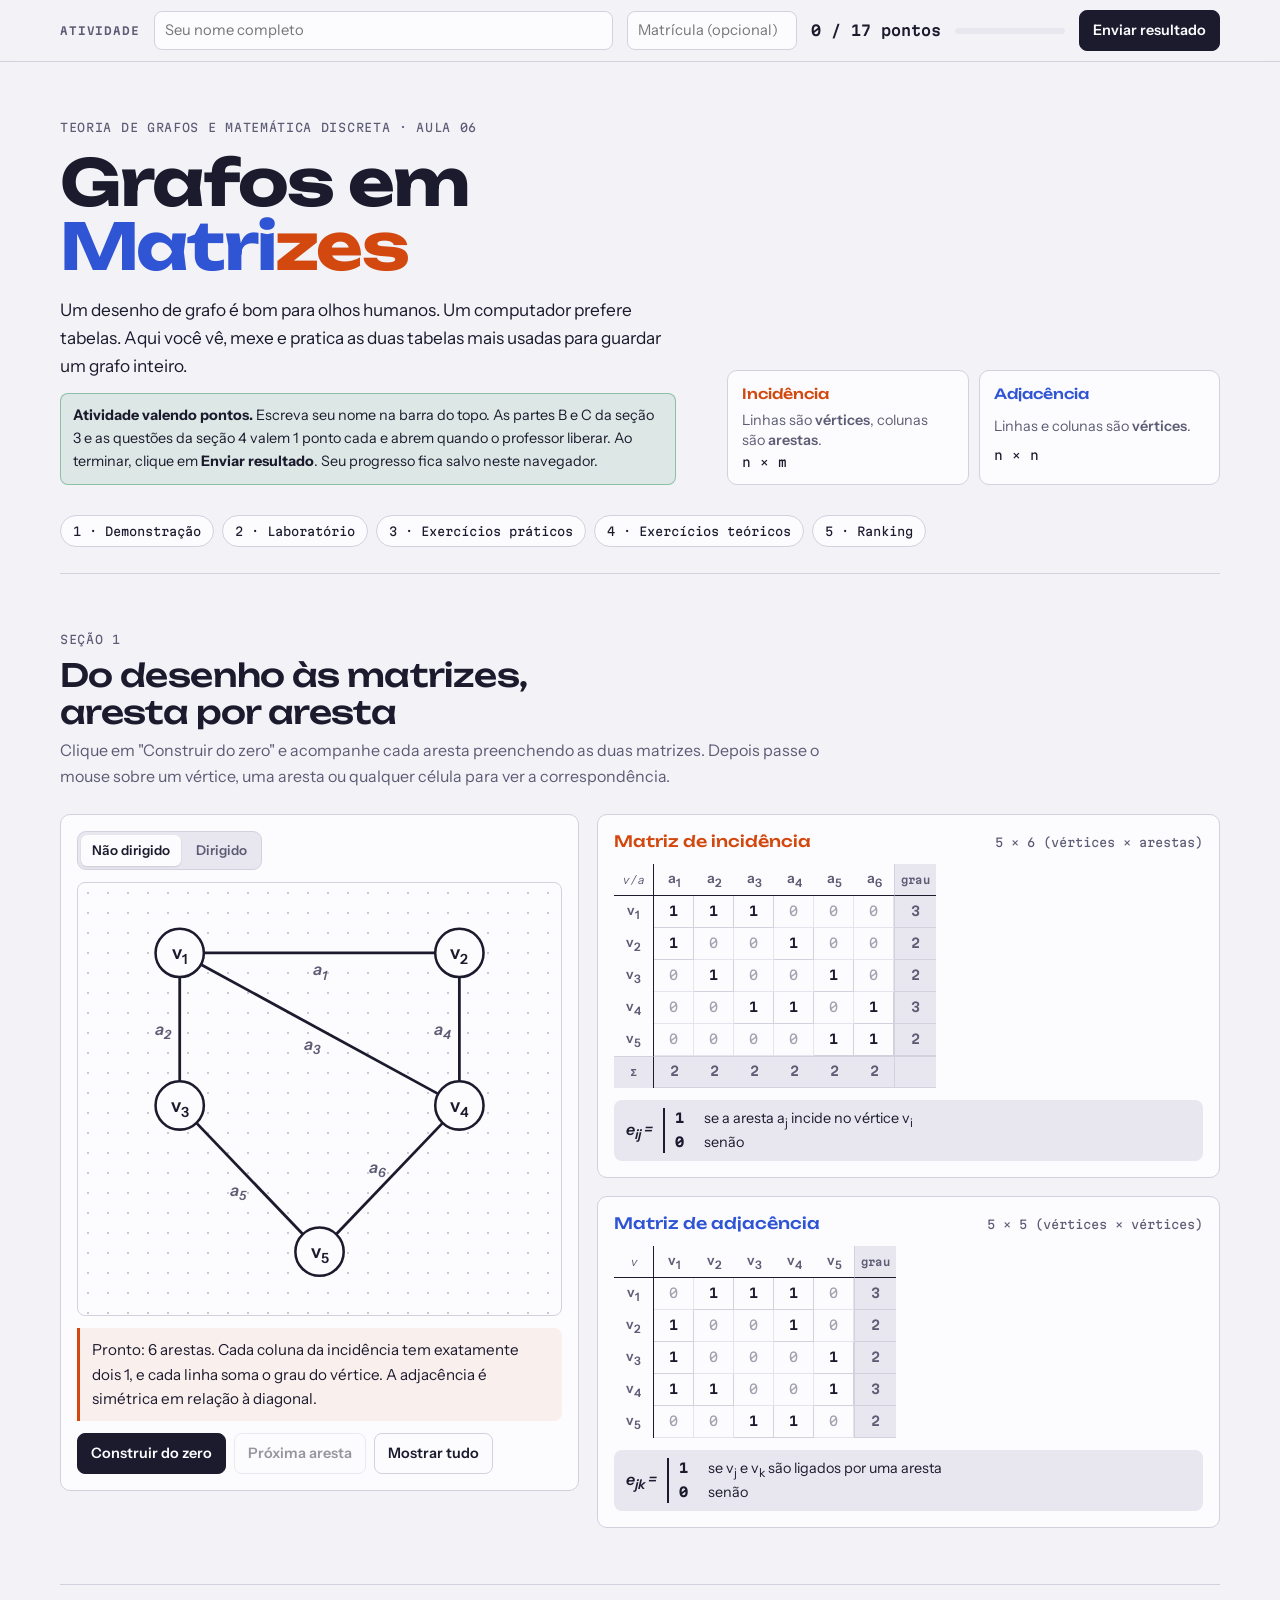
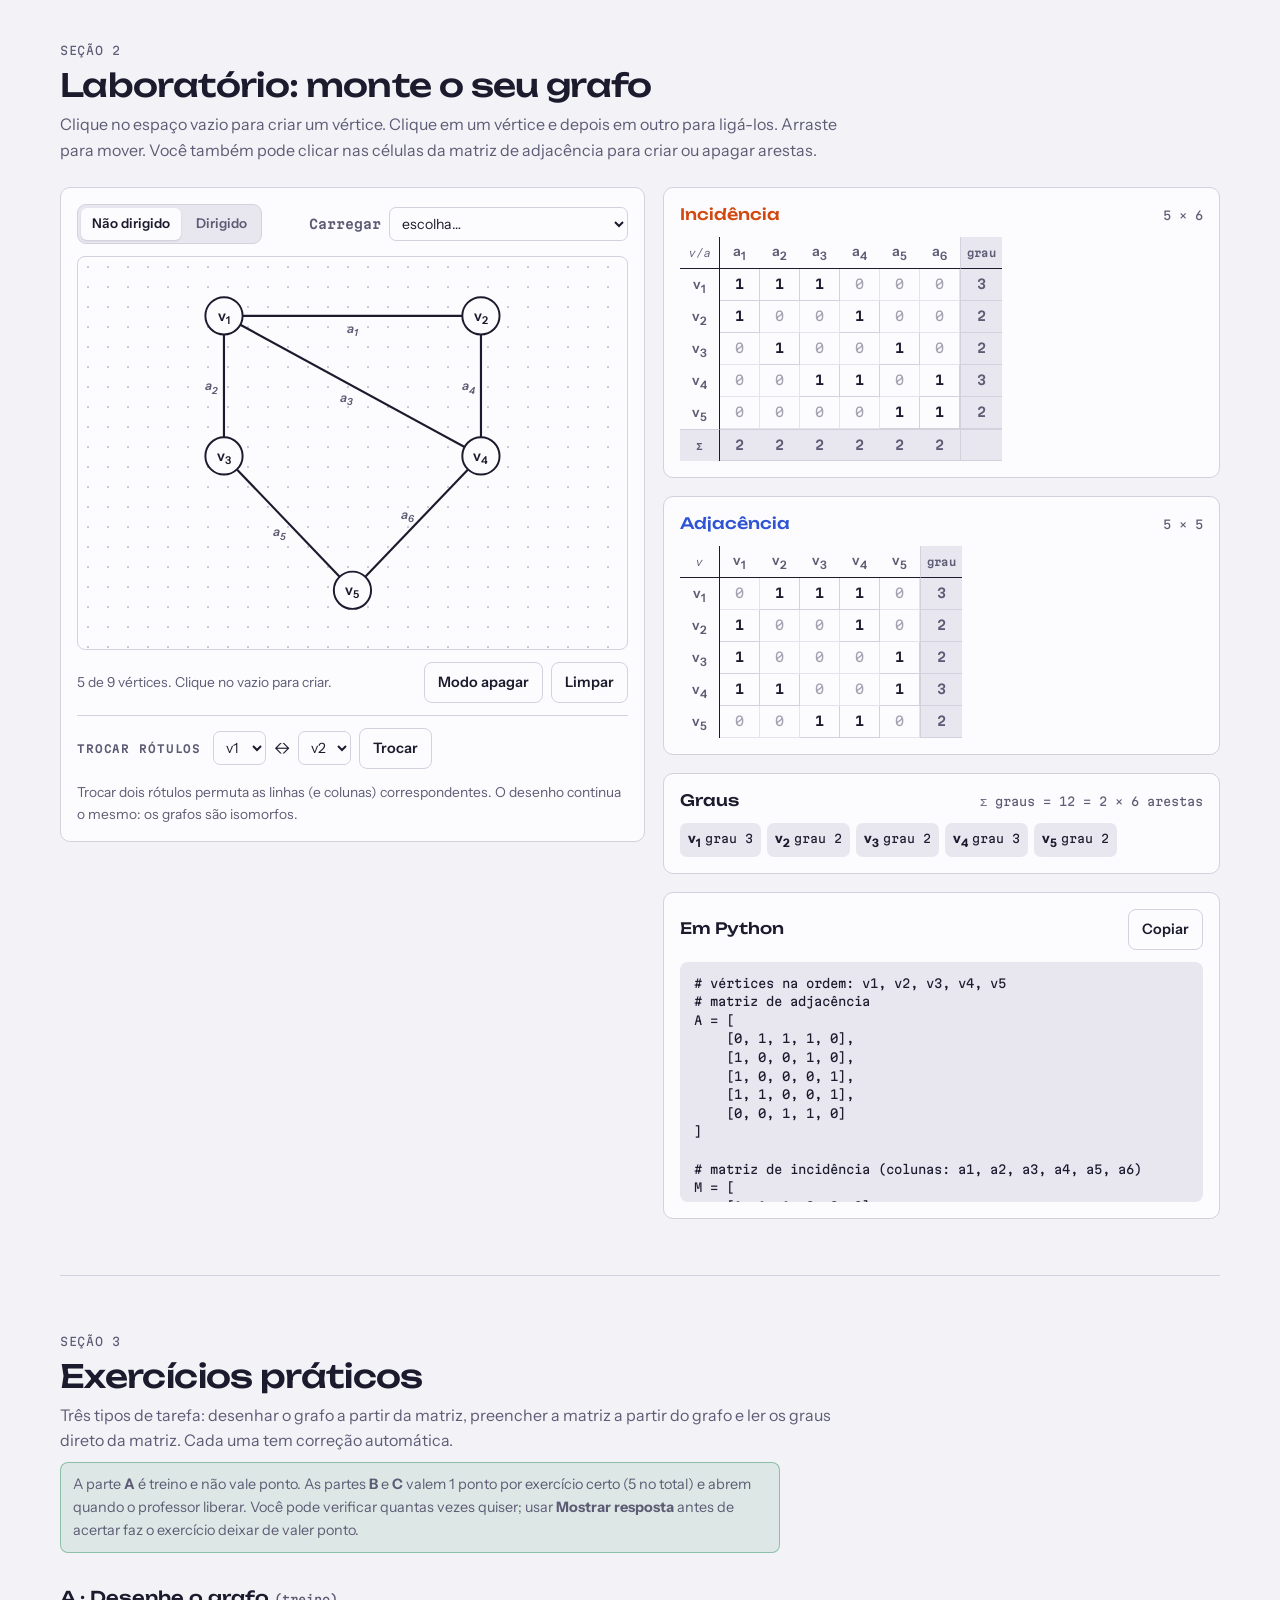
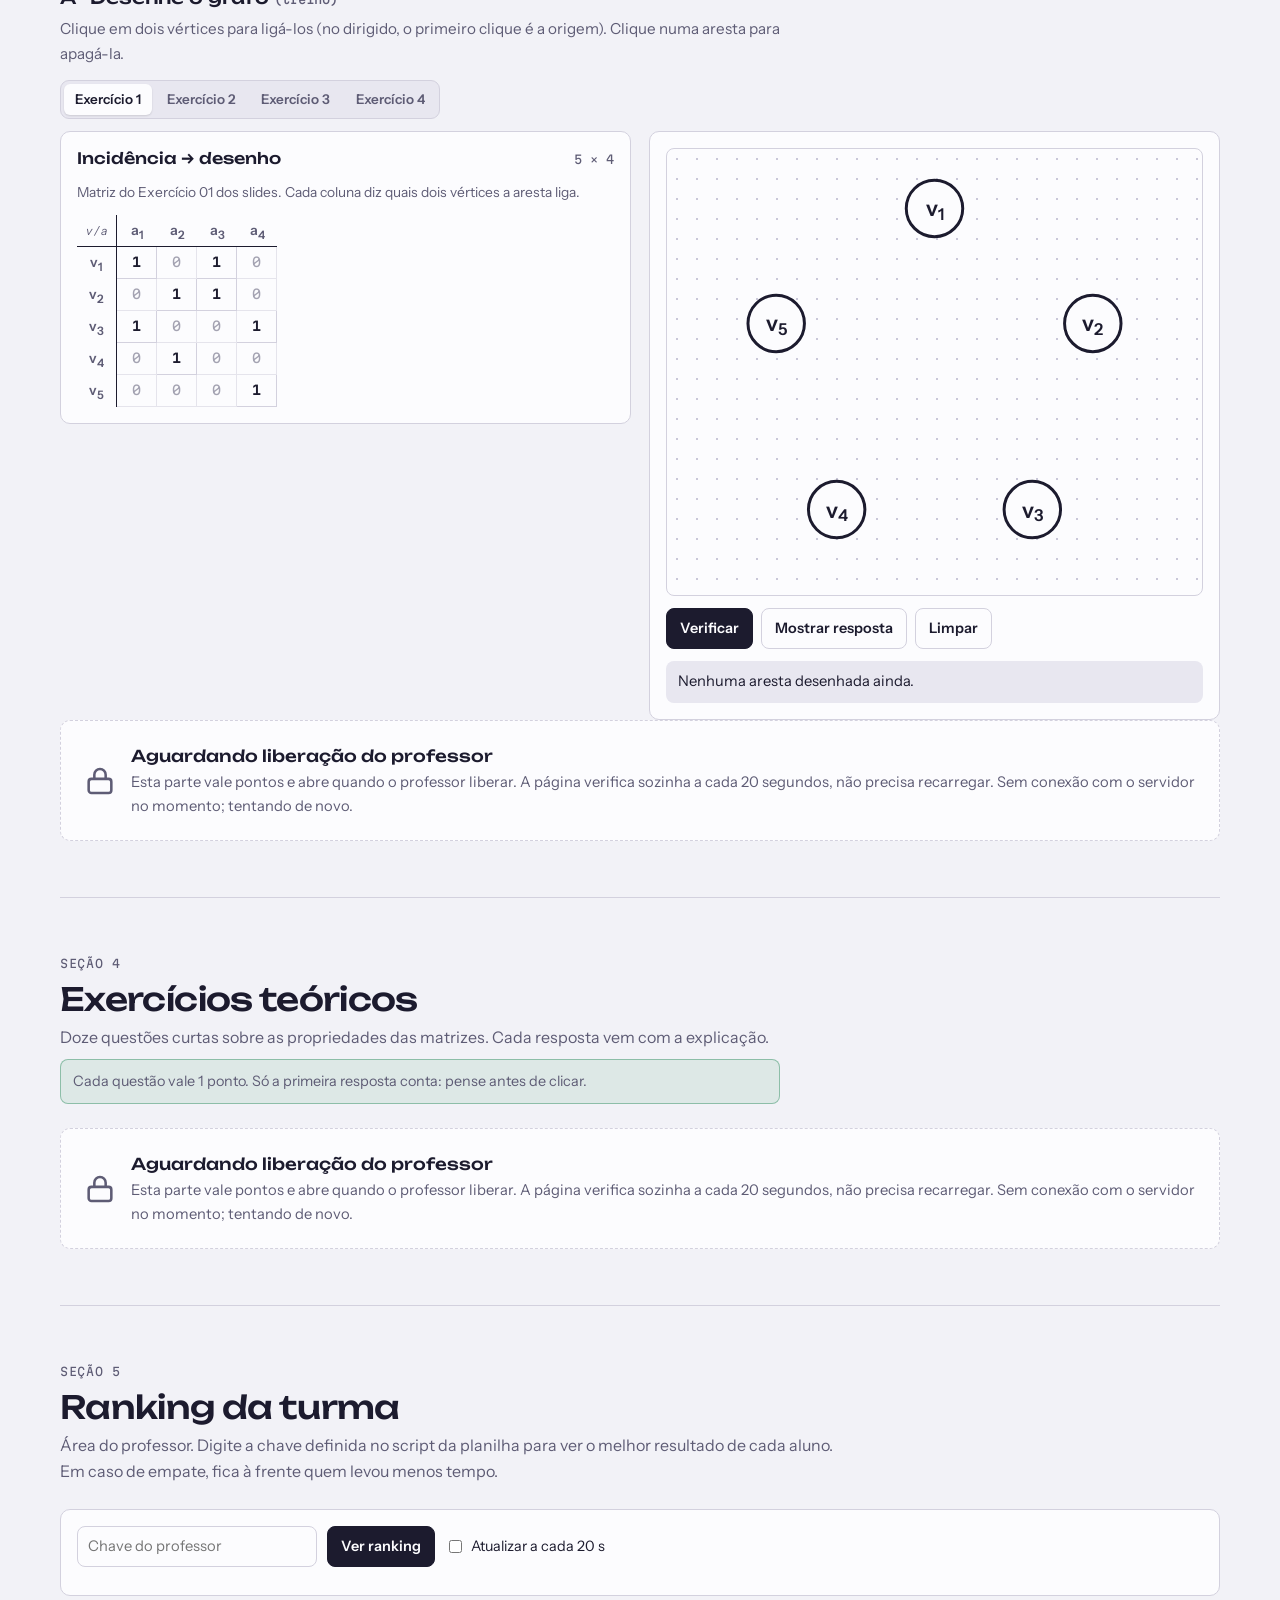
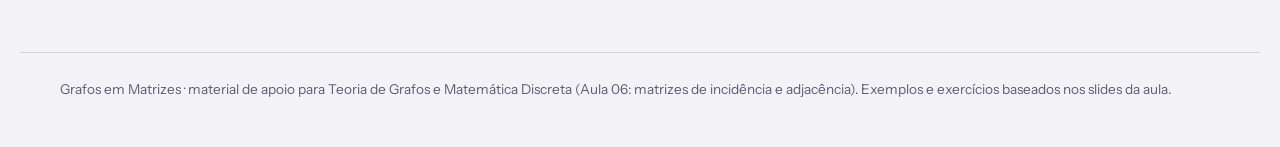
<file: index.html>
<!doctype html>
<html lang="pt-BR">
<head>
<meta charset="utf-8">
<meta name="viewport" content="width=device-width,initial-scale=1,viewport-fit=cover">
<title>Grafos em Matrizes · Turma</title>
<link rel="preconnect" href="https://fonts.googleapis.com">
<link rel="preconnect" href="https://fonts.gstatic.com" crossorigin>
<link rel="stylesheet" href="https://fonts.googleapis.com/css2?family=Unbounded:wght@500;700&family=Instrument+Sans:wght@400;500;600;700&family=Martian+Mono:wght@400;600&display=swap">
<style>
/* Layout: papel quadriculado de matemática discreta. Cabeçalho curto; a demonstração (desenho ↔ matrizes) abre a página; depois laboratório, exercícios práticos e teóricos. */
:root{
  --bg:#F2F2F7; --surface:#FCFCFE; --sunk:#E8E7F0; --ink:#1C1B2E; --muted:#5E5C75; --line:#D3D1DE; --dot:#C9C7D8;
  --vtx:#2F54D4; --edge:#D2480F; --out:#15804A; --in:#C2255C;
  --f-display:"Unbounded","Arial Black",system-ui,sans-serif;
  --f-body:"Instrument Sans",system-ui,-apple-system,"Segoe UI",Roboto,sans-serif;
  --f-mono:"Martian Mono",ui-monospace,"SFMono-Regular",Menlo,Consolas,monospace;
  --r:10px;
}
@media (prefers-color-scheme: dark){
  :root:not([data-theme="light"]){
    --bg:#121220; --surface:#1A1A2B; --sunk:#0E0E19; --ink:#E7E6F2; --muted:#9C9AB4; --line:#2E2D45; --dot:#34334D;
    --vtx:#7C98FF; --edge:#FF8A4C; --out:#4FD08C; --in:#FF6B9A; color-scheme:dark;
  }
}
:root[data-theme="dark"]{
  --bg:#121220; --surface:#1A1A2B; --sunk:#0E0E19; --ink:#E7E6F2; --muted:#9C9AB4; --line:#2E2D45; --dot:#34334D;
  --vtx:#7C98FF; --edge:#FF8A4C; --out:#4FD08C; --in:#FF6B9A; color-scheme:dark;
}
*{box-sizing:border-box}
[hidden]{display:none!important}
body{margin:0;background:var(--bg);color:var(--ink);font:16px/1.6 var(--f-body);-webkit-font-smoothing:antialiased}
.wrap{max-width:1240px;margin-inline:auto;padding-inline:clamp(16px,4vw,40px)}
h1,h2,h3,h4{margin:0;text-wrap:balance}
p{margin:0}
a{color:var(--vtx)}
.kv{color:var(--vtx);font-weight:600} .ke{color:var(--edge);font-weight:600}
.ko{color:var(--out);font-weight:600} .ki{color:var(--in);font-weight:600}
:focus-visible{outline:2px solid var(--vtx);outline-offset:2px}

/* ---------- Cabeçalho ---------- */
.hero{display:grid;grid-template-columns:minmax(0,1.25fr) minmax(0,1fr);gap:clamp(20px,4vw,56px);padding-block:clamp(28px,5vw,56px) 20px;align-items:end}
.eyebrow{font-family:var(--f-mono);font-size:.72rem;letter-spacing:.06em;text-transform:uppercase;color:var(--muted);margin-bottom:14px}
h1{font-family:var(--f-display);font-weight:700;font-size:clamp(2.1rem,5.4vw,4rem);line-height:1;letter-spacing:-.03em}
h1 .v{color:var(--vtx)} h1 .e{color:var(--edge)}
.lead{font-size:1.08rem;max-width:56ch}
.hero-pair{display:grid;grid-template-columns:1fr 1fr;gap:10px}
.hero-pair div{background:var(--surface);border:1px solid var(--line);border-radius:var(--r);padding:12px 14px;display:grid;gap:4px}
.hero-pair b{font-family:var(--f-display);font-size:.88rem;font-weight:500}
.hero-pair span{font-size:.9rem;color:var(--muted);line-height:1.4}
.hero-pair .dim{font-family:var(--f-mono);font-size:.78rem;color:var(--ink)}
nav.toc{display:flex;flex-wrap:wrap;gap:8px;padding-block:10px 26px}
nav.toc a{font-family:var(--f-mono);font-size:.74rem;color:var(--ink);text-decoration:none;padding:6px 12px;border:1px solid var(--line);border-radius:999px;background:var(--surface)}
nav.toc a:hover{border-color:var(--ink)}

/* ---------- Seções ---------- */
section{padding-block:clamp(32px,5vw,56px);border-top:1px solid var(--line)}
.sec-head{display:grid;gap:8px;margin-bottom:24px;max-width:72ch}
.sec-head .num{font-family:var(--f-mono);font-size:.72rem;color:var(--muted);letter-spacing:.06em}
h2{font-family:var(--f-display);font-weight:500;font-size:clamp(1.35rem,2.8vw,2rem);line-height:1.15;letter-spacing:-.02em}
.sec-head p{color:var(--muted)}
h3.sub{font-family:var(--f-display);font-weight:500;font-size:1.1rem;margin:30px 0 6px}
p.subp{color:var(--muted);font-size:.95rem;margin-bottom:14px;max-width:72ch}
.card{background:var(--surface);border:1px solid var(--line);border-radius:var(--r);padding:16px;display:flex;flex-direction:column;gap:12px;min-width:0}
.lbl{font-family:var(--f-mono);font-size:.68rem;font-weight:600;letter-spacing:.08em;text-transform:uppercase;color:var(--muted)}

/* ---------- Controles ---------- */
button{font:inherit;color:inherit}
.btn{display:inline-flex;align-items:center;justify-content:center;gap:8px;font-weight:600;font-size:.9rem;padding:8px 13px;border-radius:8px;border:1px solid var(--line);background:var(--surface);color:var(--ink);cursor:pointer;transition:border-color .15s,background .15s,transform .1s}
.btn:hover{border-color:var(--ink)}
.btn:active{transform:translateY(1px)}
.btn[disabled]{opacity:.45;cursor:not-allowed}
.btn-primary{background:var(--ink);color:var(--surface);border-color:var(--ink)}
.btn-primary:hover{background:var(--vtx);border-color:var(--vtx)}
.btn.on{background:var(--in);border-color:var(--in);color:#fff}
.seg{display:inline-flex;flex-wrap:wrap;gap:4px;padding:3px;border:1px solid var(--line);border-radius:9px;background:var(--sunk)}
.seg button{font-size:.84rem;font-weight:600;padding:5px 11px;border:0;border-radius:6px;background:transparent;cursor:pointer;color:var(--muted)}
.seg button[aria-pressed="true"]{background:var(--surface);color:var(--ink);box-shadow:0 1px 2px rgb(0 0 0 / .12)}
.row{display:flex;flex-wrap:wrap;gap:8px;align-items:center}
.row.spread{justify-content:space-between}
select{font:inherit;font-size:.88rem;padding:6px 8px;border-radius:7px;border:1px solid var(--line);background:var(--surface);color:var(--ink)}

/* ---------- Desenho do grafo ---------- */
.canvas{position:relative;border-radius:8px;border:1px solid var(--line);background-color:var(--surface);background-image:radial-gradient(var(--dot) 1px,transparent 1.2px);background-size:20px 20px;overflow:hidden}
.canvas svg{display:block;width:100%;height:auto;touch-action:none;user-select:none}
.g-edge{fill:none;stroke:var(--ink);stroke-width:2.2;transition:stroke .2s,stroke-width .2s,opacity .2s}
.g-head{fill:var(--ink);transition:fill .2s}
.g-ehit{fill:none;stroke:transparent;stroke-width:14;cursor:pointer}
.g-elbl{font:italic 600 13px var(--f-body);fill:var(--muted);text-anchor:middle;dominant-baseline:central;transition:fill .2s}
.g-v circle{fill:var(--surface);stroke:var(--ink);stroke-width:2;transition:fill .2s,stroke .2s}
.g-v text{font:600 15px var(--f-body);fill:var(--ink);text-anchor:middle;dominant-baseline:central;pointer-events:none}
.g-v{cursor:pointer}
.ge.todo .g-edge{stroke:var(--line);stroke-dasharray:5 5} .ge.todo .g-head{fill:var(--line)} .ge.todo .g-elbl{fill:var(--line)}
.ge.hl .g-edge,.ge.cur .g-edge{stroke:var(--edge);stroke-width:3.6} .ge.hl .g-head,.ge.cur .g-head{fill:var(--edge)} .ge.hl .g-elbl,.ge.cur .g-elbl{fill:var(--edge)}
.g-v.hl circle{stroke:var(--vtx);fill:color-mix(in srgb,var(--vtx) 16%,var(--surface));stroke-width:3}
.g-v.sel circle{stroke:var(--vtx);fill:var(--vtx)} .g-v.sel text{fill:var(--surface)}
.g-v.src circle{stroke:var(--out);stroke-width:3} .g-v.dst circle{stroke:var(--in);stroke-width:3}
.ge.ok .g-edge{stroke:var(--out);stroke-width:3} .ge.ok .g-head{fill:var(--out)}
.ge.bad .g-edge{stroke:var(--in);stroke-width:3} .ge.bad .g-head{fill:var(--in)}
.ge.miss .g-edge{stroke:var(--in);stroke-dasharray:4 5;opacity:.7} .ge.miss .g-head{fill:var(--in);opacity:.7}
.token{fill:var(--edge);filter:drop-shadow(0 0 5px var(--edge))}
.del-mode .g-v,.del-mode .g-ehit{cursor:not-allowed}
.hint-line{font-size:.86rem;color:var(--muted)}

/* ---------- Matrizes ---------- */
.mxwrap{overflow-x:auto;max-width:100%}
table.mx{border-collapse:separate;border-spacing:0;font:13px/1 var(--f-mono)}
.mx th,.mx td{width:40px;height:32px;text-align:center;vertical-align:middle;padding:0 4px;transition:background .15s,color .15s}
.mx thead th{font:600 14px var(--f-body);color:var(--muted);border-bottom:1.5px solid var(--ink)}
.mx tbody th{font:600 14px var(--f-body);color:var(--muted);border-right:1.5px solid var(--ink)}
.mx th.corner{font:italic 12px var(--f-body);border-right:1.5px solid var(--ink)}
.mx td{border-bottom:1px solid var(--line);border-right:1px solid var(--line);cursor:default}
.mx td.z{color:var(--muted);opacity:.55}
.mx td.p{color:var(--out);font-weight:600} .mx td.n{color:var(--in);font-weight:600} .mx td.pm{color:var(--edge);font-weight:600}
.mx td.one{font-weight:600}
.mx td.empty{color:var(--line)}
.mx td.multi{position:relative} .mx td.multi::after{content:"";position:absolute;top:4px;right:4px;width:5px;height:5px;border-radius:50%;background:var(--edge)}
.mx .sum{color:var(--muted);font-style:normal;background:var(--sunk);border-right:0}
.mx thead th.sum{font:600 10.5px var(--f-mono);letter-spacing:.02em;color:var(--muted);background:var(--sunk);white-space:nowrap;padding:0 6px}
.mx td.sum,.mx tr.sumrow th{font-weight:600}
.mx tr.sumrow td,.mx tr.sumrow th{background:var(--sunk);border-top:1.5px solid var(--line)}
.mx tr.sumrow th{font:600 10.5px var(--f-mono);white-space:nowrap}
.mx .sep{border-left:1.5px solid var(--line)}
.mx .hl-r{background:color-mix(in srgb,var(--vtx) 13%,transparent)}
.mx .hl-c{background:color-mix(in srgb,var(--edge) 13%,transparent)}
.mx .hl-x{background:color-mix(in srgb,var(--edge) 34%,transparent);color:var(--ink)!important;opacity:1!important}
.mx th.hl-r{color:var(--vtx)} .mx th.hl-c{color:var(--edge)}
.mx td.pop{animation:pop .7s cubic-bezier(.3,1.6,.5,1)}
@keyframes pop{0%{transform:scale(.3);background:color-mix(in srgb,var(--edge) 45%,transparent)}100%{transform:scale(1)}}
.mx td.flash{animation:flash 1.1s}
@keyframes flash{0%,40%{background:color-mix(in srgb,var(--vtx) 32%,transparent)}}
.mx.edit td:not(.sum){cursor:pointer}
.mx.edit td:not(.sum):hover{outline:2px solid var(--vtx);outline-offset:-2px}
.mx td.wrong{outline:2px solid var(--in);outline-offset:-2px;background:color-mix(in srgb,var(--in) 12%,transparent)}
.mx td.right{background:color-mix(in srgb,var(--out) 10%,transparent)}
.mxhead{display:flex;flex-wrap:wrap;gap:6px 12px;align-items:baseline;justify-content:space-between}
.mxhead h4{font:500 .98rem var(--f-display)}
.dim{font-family:var(--f-mono);font-size:.74rem;color:var(--muted)}
.rule{display:grid;grid-template-columns:auto auto;align-items:center;justify-content:start;gap:10px;font-size:.9rem;padding:8px 12px;border-radius:8px;background:var(--sunk)}
.rule .lhs{font:italic 600 1rem var(--f-body)}
.rule .cases{border-left:2px solid var(--ink);padding-left:10px;display:grid;gap:1px;line-height:1.45}
.rule .cases b{font-family:var(--f-mono);font-size:.82rem;display:inline-block;min-width:26px}

/* ---------- Demonstração ---------- */
.demo{display:grid;grid-template-columns:minmax(0,1fr) minmax(0,1.2fr);gap:18px;align-items:start}
.caption{min-height:3.3em;font-size:.95rem;padding:10px 12px;border-left:3px solid var(--edge);background:color-mix(in srgb,var(--edge) 7%,transparent);border-radius:0 8px 8px 0}
.mxstack{display:grid;gap:18px}

/* ---------- Laboratório ---------- */
.lab{display:grid;grid-template-columns:minmax(0,1.05fr) minmax(0,1fr);gap:18px;align-items:start}
.degs{display:flex;flex-wrap:wrap;gap:6px}
.deg{font-family:var(--f-mono);font-size:.72rem;padding:4px 8px;border-radius:7px;background:var(--sunk)}
.deg b{font-family:var(--f-body);font-size:.88rem;margin-right:4px}
.note{font-size:.86rem;color:var(--muted);padding:8px 10px;border:1px dashed var(--line);border-radius:8px}
.note.warn{border-color:var(--edge);color:var(--ink)}
pre.py{font:12px/1.55 var(--f-mono);background:var(--sunk);border-radius:8px;padding:12px 14px;margin:0;overflow-x:auto;max-height:240px}

/* ---------- Exercícios ---------- */
.ex{display:grid;grid-template-columns:minmax(0,1fr) minmax(0,1fr);gap:18px;align-items:start}
.fb{font-size:.92rem;padding:9px 12px;border-radius:8px;background:var(--sunk);min-height:2.6em}
.fb.ok{background:color-mix(in srgb,var(--out) 13%,transparent);color:var(--ink)} .fb.ok b{color:var(--out)}
.fb.bad{background:color-mix(in srgb,var(--in) 11%,transparent)} .fb.bad b{color:var(--in)}
.src{font-size:.78rem;color:var(--muted)}
.dg-table{border-collapse:collapse;font-size:.9rem}
.dg-table th,.dg-table td{padding:5px 8px;border-bottom:1px solid var(--line);text-align:center}
.dg-table th{font-weight:600;color:var(--muted);font-size:.8rem}
.dg-table input{width:58px;font:600 .95rem var(--f-mono);text-align:center;padding:4px;border-radius:6px;border:1px solid var(--line);background:var(--surface);color:var(--ink)}
.dg-table input.ok{border-color:var(--out);background:color-mix(in srgb,var(--out) 12%,transparent)}
.dg-table input.bad{border-color:var(--in);background:color-mix(in srgb,var(--in) 12%,transparent)}

.quiz-top{display:flex;flex-wrap:wrap;gap:12px;align-items:center;justify-content:space-between;margin-bottom:14px}
.qscore{font:600 .95rem var(--f-mono)}
.qbar{flex:1;min-width:160px;max-width:360px;height:6px;border-radius:3px;background:var(--sunk);overflow:hidden}
.qbar i{display:block;height:100%;width:0;background:var(--out);transition:width .4s}
.quiz{display:grid;grid-template-columns:repeat(auto-fit,minmax(min(100%,360px),1fr));gap:14px}
.q h4{font:600 1rem/1.45 var(--f-body)}
.q .qn{font-family:var(--f-mono);font-size:.7rem;color:var(--muted)}
.opts{display:grid;gap:6px}
.opts button{text-align:left;font-size:.92rem;padding:8px 12px;border-radius:8px;border:1px solid var(--line);background:var(--surface);cursor:pointer;line-height:1.4}
.opts button:hover:not([disabled]){border-color:var(--ink)}
.opts button[disabled]{cursor:default}
.opts button.right{border-color:var(--out);background:color-mix(in srgb,var(--out) 13%,transparent)}
.opts button.wrong{border-color:var(--in);background:color-mix(in srgb,var(--in) 11%,transparent)}
.q .why{font-size:.9rem;border-left:3px solid var(--out);padding-left:10px}
.q .why.miss{border-left-color:var(--in)}
.qmx{font:12px var(--f-mono)}
footer{border-top:1px solid var(--line);padding-block:26px 46px;color:var(--muted);font-size:.85rem}

/* ---------- Atividade da turma ---------- */
html{scroll-padding-top:76px}
.idbar{position:sticky;top:env(safe-area-inset-top,0px);z-index:50;background:color-mix(in srgb,var(--bg) 90%,transparent);backdrop-filter:blur(8px);-webkit-backdrop-filter:blur(8px);border-bottom:1px solid var(--line)}
.idbar>.wrap{display:flex;flex-wrap:wrap;gap:8px 14px;align-items:center;padding-block:10px}
.idbar input{font:inherit;font-size:.92rem;padding:7px 10px;border-radius:8px;border:1px solid var(--line);background:var(--surface);color:var(--ink);min-width:0}
#who{flex:1 1 240px} #mat{flex:0 1 170px}
.idbar input.need{border-color:var(--in);box-shadow:0 0 0 2px color-mix(in srgb,var(--in) 25%,transparent)}
.pts{font:600 .9rem var(--f-mono);white-space:nowrap;font-variant-numeric:tabular-nums}
.pbar{width:110px;height:6px;border-radius:3px;background:var(--sunk);overflow:hidden}
.pbar i{display:block;height:100%;width:0;background:var(--out);transition:width .4s}
.send-panel{display:flex;flex-wrap:wrap;gap:10px 16px;align-items:center;justify-content:space-between;padding-block:0 12px;font-size:.92rem}
.send-panel.ok span b{color:var(--out)} .send-panel.bad span b{color:var(--in)}
.tabdone::after{content:" ✓";color:var(--out);font-weight:700}
.tabrev::after{content:" •";color:var(--muted)}
.ptinfo{font-size:.9rem;padding:10px 12px;border-radius:8px;background:color-mix(in srgb,var(--out) 9%,transparent);border:1px solid color-mix(in srgb,var(--out) 40%,transparent);max-width:72ch}
.rk-bar{display:flex;flex-wrap:wrap;gap:10px;align-items:center}
.rk-bar input[type=password]{font:inherit;font-size:.92rem;padding:8px 10px;border-radius:8px;border:1px solid var(--line);background:var(--surface);color:var(--ink);width:min(100%,240px)}
.rk-status{font-size:.88rem;color:var(--muted)}
.podium{display:grid;grid-template-columns:repeat(3,minmax(0,1fr));gap:12px;align-items:end;margin-block:6px 4px}
.pod{border:1px solid var(--line);border-radius:var(--r);background:var(--surface);padding:14px;display:grid;gap:4px;text-align:center;min-width:0}
.pod .pos{font:700 2rem/1 var(--f-display)}
.pod .nm{font-weight:600;overflow-wrap:anywhere}
.pod .sc{font:600 .9rem var(--f-mono);color:var(--muted)}
.pod.p1{padding-block:26px;border-color:var(--out);background:color-mix(in srgb,var(--out) 9%,var(--surface))} .pod.p1 .pos{color:var(--out)}
.pod.p2 .pos{color:var(--vtx)} .pod.p3 .pos{color:var(--edge)}
table.rk{width:100%;border-collapse:collapse;font-size:.92rem}
.rk th{font:600 .7rem var(--f-mono);letter-spacing:.06em;text-transform:uppercase;color:var(--muted);text-align:left;padding:8px;border-bottom:1.5px solid var(--ink)}
.rk td{padding:8px;border-bottom:1px solid var(--line)}
.rk td.n{font-family:var(--f-mono);font-variant-numeric:tabular-nums;white-space:nowrap}
.rk tr:nth-child(-n+3) td:first-child{font-weight:700}
.locked{display:grid;grid-template-columns:auto minmax(0,1fr);gap:14px;align-items:center;padding:22px;border:1.5px dashed var(--line);border-radius:var(--r);background:var(--surface)}
.locked svg{width:34px;height:34px;color:var(--muted)}
.locked b{font-family:var(--f-display);font-weight:500;font-size:1.02rem;display:block;margin-bottom:2px}
.locked p{font-size:.92rem;color:var(--muted)}
.gate-state{font:600 .8rem var(--f-mono);padding:4px 9px;border-radius:999px;border:1px solid currentColor}
.gate-state.on{color:var(--out)} .gate-state.off{color:var(--in)}
.setup ol{margin:0;padding-left:1.3em;display:grid;gap:8px;font-size:.94rem}
.setup code{font-family:var(--f-mono);font-size:.8rem;background:var(--sunk);padding:1px 5px;border-radius:4px}
@media (max-width:640px){ .idbar{position:static} .podium{grid-template-columns:1fr} }
@media (max-width:980px){ .demo,.lab,.ex{grid-template-columns:minmax(0,1fr)} }
@media (max-width:720px){ .hero{grid-template-columns:minmax(0,1fr)} }
@media (max-width:420px){ .hero-pair{grid-template-columns:1fr} .mx th,.mx td{width:34px;height:30px} }
@media (prefers-reduced-motion: reduce){ *{transition:none!important;animation:none!important} }
</style>
</head>
<body>
<div class="idbar" id="idbar">
  <div class="wrap">
    <span class="lbl">Atividade</span>
    <input id="who" type="text" placeholder="Seu nome completo" autocomplete="name" aria-label="Seu nome completo" maxlength="80">
    <input id="mat" type="text" placeholder="Matrícula (opcional)" aria-label="Matrícula" maxlength="30">
    <span class="pts" id="pts">0 / 17 pontos</span>
    <div class="pbar" aria-hidden="true"><i id="pbar"></i></div>
    <button class="btn btn-primary" id="send" type="button">Enviar resultado</button>
  </div>
  <div class="wrap send-panel" id="sendp" hidden aria-live="polite"></div>
</div>
<header class="wrap hero">
  <div>
    <div class="eyebrow">Teoria de Grafos e Matemática Discreta · Aula 06</div>
    <h1>Grafos em <span class="v">Matri</span><span class="e">zes</span></h1>
    <p class="lead" style="margin-top:18px">Um desenho de grafo é bom para olhos humanos. Um computador prefere tabelas. Aqui você vê, mexe e pratica as duas tabelas mais usadas para guardar um grafo inteiro.</p>
    <p class="ptinfo" style="margin-top:14px"><b>Atividade valendo pontos.</b> Escreva seu nome na barra do topo. As partes B e C da seção 3 e as questões da seção 4 valem 1 ponto cada e abrem quando o professor liberar. Ao terminar, clique em <b>Enviar resultado</b>. Seu progresso fica salvo neste navegador.</p>
  </div>
  <div class="hero-pair">
    <div><b class="ke">Incidência</b><span>Linhas são <span class="kv">vértices</span>, colunas são <span class="ke">arestas</span>.</span><span class="dim">n × m</span></div>
    <div><b class="kv">Adjacência</b><span>Linhas e colunas são <span class="kv">vértices</span>.</span><span class="dim">n × n</span></div>
  </div>
</header>
<div class="wrap">
  <nav class="toc" aria-label="Seções">
    <a href="#demo">1 · Demonstração</a>
    <a href="#lab">2 · Laboratório</a>
    <a href="#praticos">3 · Exercícios práticos</a>
    <a href="#teoricos">4 · Exercícios teóricos</a>
    <a href="#ranking">5 · Ranking</a>
  </nav>
</div>

<main class="wrap">
<!-- ================= 1. DEMONSTRAÇÃO ================= -->
<section id="demo">
  <div class="sec-head">
    <span class="num">SEÇÃO 1</span>
    <h2>Do desenho às matrizes, aresta por aresta</h2>
    <p>Clique em "Construir do zero" e acompanhe cada aresta preenchendo as duas matrizes. Depois passe o mouse sobre um vértice, uma aresta ou qualquer célula para ver a correspondência.</p>
  </div>
  <div class="demo">
    <div class="card">
      <div class="row spread">
        <div class="seg" id="d-type" role="group" aria-label="Tipo de grafo">
          <button type="button" data-v="0" aria-pressed="true">Não dirigido</button>
          <button type="button" data-v="1" aria-pressed="false">Dirigido</button>
        </div>
        <div class="seg" id="d-ver" role="group" aria-label="Versão da matriz de adjacência" hidden>
          <button type="button" data-v="1" aria-pressed="true">Adjacência v1</button>
          <button type="button" data-v="2" aria-pressed="false">v2</button>
        </div>
      </div>
      <div class="canvas"><svg id="d-svg" viewBox="0 0 380 340" aria-label="Grafo de exemplo"></svg></div>
      <div class="caption" id="d-cap" aria-live="polite"></div>
      <div class="row">
        <button class="btn btn-primary" id="d-build" type="button">Construir do zero</button>
        <button class="btn" id="d-step" type="button">Próxima aresta</button>
        <button class="btn" id="d-full" type="button">Mostrar tudo</button>
      </div>
    </div>
    <div class="mxstack">
      <div class="card">
        <div class="mxhead"><h4 class="ke">Matriz de incidência</h4><span class="dim" id="d-inc-dim"></span></div>
        <div class="mxwrap" id="d-inc"></div>
        <div class="rule" id="d-inc-rule"></div>
      </div>
      <div class="card">
        <div class="mxhead"><h4 class="kv">Matriz de adjacência</h4><span class="dim" id="d-adj-dim"></span></div>
        <div class="mxwrap" id="d-adj"></div>
        <div class="rule" id="d-adj-rule"></div>
      </div>
    </div>
  </div>
</section>

<!-- ================= 2. LABORATÓRIO ================= -->
<section id="lab">
  <div class="sec-head">
    <span class="num">SEÇÃO 2</span>
    <h2>Laboratório: monte o seu grafo</h2>
    <p>Clique no espaço vazio para criar um vértice. Clique em um vértice e depois em outro para ligá-los. Arraste para mover. Você também pode clicar nas células da matriz de adjacência para criar ou apagar arestas.</p>
  </div>
  <div class="lab">
    <div class="card">
      <div class="row spread">
        <div class="seg" id="l-type" role="group" aria-label="Tipo de grafo">
          <button type="button" data-v="0">Não dirigido</button>
          <button type="button" data-v="1">Dirigido</button>
        </div>
        <div class="row">
          <label class="lbl" for="l-preset" style="text-transform:none;letter-spacing:0;font-size:.8rem">Carregar</label>
          <select id="l-preset">
            <option value="">escolha…</option>
            <option value="ex1">Exemplo 1 (não dirigido)</option>
            <option value="ex2">Exemplo 2: K₄</option>
            <option value="ex3">Exemplo 3: com vértice isolado</option>
            <option value="ex4">Exemplo 4 (dirigido)</option>
            <option value="ex5">Exemplo 5 (dirigido, ciclo)</option>
            <option value="rnd">Grafo aleatório</option>
            <option value="empty">Vazio</option>
          </select>
        </div>
      </div>
      <div class="canvas" id="l-canvas"><svg id="l-svg" viewBox="0 0 560 400" aria-label="Editor de grafo"></svg></div>
      <div class="row spread">
        <span class="hint-line" id="l-hint">Até 9 vértices.</span>
        <div class="row">
          <button class="btn" id="l-del" type="button" aria-pressed="false">Modo apagar</button>
          <button class="btn" id="l-clear" type="button">Limpar</button>
        </div>
      </div>
      <div class="row" style="border-top:1px solid var(--line);padding-top:12px">
        <span class="lbl" style="margin-right:4px">Trocar rótulos</span>
        <select id="l-sw1" aria-label="Primeiro vértice"></select><span>↔</span><select id="l-sw2" aria-label="Segundo vértice"></select>
        <button class="btn" id="l-swap" type="button">Trocar</button>
      </div>
      <p class="hint-line">Trocar dois rótulos permuta as linhas (e colunas) correspondentes. O desenho continua o mesmo: os grafos são isomorfos.</p>
    </div>
    <div class="mxstack">
      <div class="card">
        <div class="mxhead"><h4 class="ke">Incidência</h4><span class="dim" id="l-inc-dim"></span></div>
        <div class="mxwrap" id="l-inc"></div>
      </div>
      <div class="card">
        <div class="mxhead"><h4 class="kv">Adjacência</h4>
          <div class="seg" id="l-ver" role="group" aria-label="Versão" hidden><button type="button" data-v="1">v1</button><button type="button" data-v="2">v2</button></div>
          <span class="dim" id="l-adj-dim"></span></div>
        <div class="mxwrap" id="l-adj"></div>
        <div class="note" id="l-note" hidden></div>
      </div>
      <div class="card">
        <div class="mxhead"><h4>Graus</h4><span class="dim" id="l-sum"></span></div>
        <div class="degs" id="l-degs"></div>
      </div>
      <div class="card">
        <div class="mxhead"><h4>Em Python</h4><button class="btn" id="l-copy" type="button">Copiar</button></div>
        <pre class="py" id="l-py"></pre>
      </div>
    </div>
  </div>
</section>

<!-- ================= 3. PRÁTICOS ================= -->
<section id="praticos">
  <div class="sec-head">
    <span class="num">SEÇÃO 3</span>
    <h2>Exercícios práticos</h2>
    <p>Três tipos de tarefa: desenhar o grafo a partir da matriz, preencher a matriz a partir do grafo e ler os graus direto da matriz. Cada uma tem correção automática.</p>
    <p class="ptinfo">A parte <b>A</b> é treino e não vale ponto. As partes <b>B</b> e <b>C</b> valem 1 ponto por exercício certo (5 no total) e abrem quando o professor liberar. Você pode verificar quantas vezes quiser; usar <b>Mostrar resposta</b> antes de acertar faz o exercício deixar de valer ponto.</p>
  </div>

  <h3 class="sub">A · Desenhe o grafo <span class="dim">(treino)</span></h3>
  <p class="subp">Clique em dois vértices para ligá-los (no dirigido, o primeiro clique é a origem). Clique numa aresta para apagá-la.</p>
  <div class="row" style="margin-bottom:12px"><div class="seg" id="dx-tabs" role="group" aria-label="Exercício"></div></div>
  <div class="ex">
    <div class="card">
      <div class="mxhead"><h4 id="dx-title"></h4><span class="dim" id="dx-dim"></span></div>
      <p class="hint-line" id="dx-desc"></p>
      <div class="mxwrap" id="dx-mx"></div>
    </div>
    <div class="card">
      <div class="canvas"><svg id="dx-svg" viewBox="0 0 360 300" aria-label="Área de desenho"></svg></div>
      <div class="row">
        <button class="btn btn-primary" id="dx-check" type="button">Verificar</button>
        <button class="btn" id="dx-show" type="button">Mostrar resposta</button>
        <button class="btn" id="dx-clear" type="button">Limpar</button>
      </div>
      <div class="fb" id="dx-fb" aria-live="polite">Nenhuma aresta desenhada ainda.</div>
    </div>
  </div>

  <div class="locked" id="lock-prat"><svg viewBox="0 0 24 24" fill="none" stroke="currentColor" stroke-width="1.8" aria-hidden="true"><rect x="4" y="10.5" width="16" height="10" rx="2"/><path d="M8 10.5V7.5a4 4 0 0 1 8 0v3"/></svg><div><b>Aguardando liberação do professor</b><p>Esta parte vale pontos e abre quando o professor liberar. A página verifica sozinha a cada 20 segundos, não precisa recarregar. <span class="gate-msg"></span></p></div></div>
  <div id="gated-prat">
  <h3 class="sub">B · Preencha a matriz</h3>
  <p class="subp">Clique numa célula para mudar o valor. No dirigido, a incidência alterna entre 0, 1 e −1.</p>
  <div class="row" style="margin-bottom:12px">
    <div class="seg" id="fx-tabs" role="group" aria-label="Grafo"></div>
    <div class="seg" id="fx-kind" role="group" aria-label="Matriz pedida"><button type="button" data-v="inc">Incidência</button><button type="button" data-v="adj">Adjacência</button></div>
  </div>
  <div class="ex">
    <div class="card">
      <div class="canvas"><svg id="fx-svg" viewBox="0 0 400 300" aria-label="Grafo do exercício"></svg></div>
      <p class="src" id="fx-src"></p>
    </div>
    <div class="card">
      <div class="mxhead"><h4 id="fx-title"></h4><span class="dim" id="fx-dim"></span></div>
      <div class="mxwrap" id="fx-mx"></div>
      <div class="row">
        <button class="btn btn-primary" id="fx-check" type="button">Verificar</button>
        <button class="btn" id="fx-show" type="button">Mostrar resposta</button>
        <button class="btn" id="fx-clear" type="button">Zerar</button>
      </div>
      <div class="fb" id="fx-fb" aria-live="polite"></div>
    </div>
  </div>

  <h3 class="sub">C · Graus pela matriz</h3>
  <p class="subp">A matriz abaixo é de adjacência (versão 1) de um grafo dirigido. Sem desenhar, preencha o grau de entrada e de saída de cada vértice.</p>
  <div class="ex">
    <div class="card">
      <div class="mxhead"><h4 class="kv">Matriz de adjacência</h4><button class="btn" id="gx-new" type="button">Nova matriz</button></div>
      <div class="mxwrap" id="gx-mx"></div>
    </div>
    <div class="card">
      <div class="mxwrap"><table class="dg-table" id="gx-table"></table></div>
      <div class="row">
        <button class="btn btn-primary" id="gx-check" type="button">Verificar</button>
        <button class="btn" id="gx-draw" type="button">Ver o grafo</button>
      </div>
      <div class="fb" id="gx-fb" aria-live="polite"></div>
      <div class="canvas" id="gx-canvas" hidden><svg id="gx-svg" viewBox="0 0 360 260" aria-label="Grafo correspondente"></svg></div>
    </div>
  </div>
  </div>
</section>

<!-- ================= 4. TEÓRICOS ================= -->
<section id="teoricos">
  <div class="sec-head">
    <span class="num">SEÇÃO 4</span>
    <h2>Exercícios teóricos</h2>
    <p>Doze questões curtas sobre as propriedades das matrizes. Cada resposta vem com a explicação.</p>
    <p class="ptinfo">Cada questão vale 1 ponto. Só a primeira resposta conta: pense antes de clicar.</p>
  </div>
<div class="locked" id="lock-quiz"><svg viewBox="0 0 24 24" fill="none" stroke="currentColor" stroke-width="1.8" aria-hidden="true"><rect x="4" y="10.5" width="16" height="10" rx="2"/><path d="M8 10.5V7.5a4 4 0 0 1 8 0v3"/></svg><div><b>Aguardando liberação do professor</b><p>Esta parte vale pontos e abre quando o professor liberar. A página verifica sozinha a cada 20 segundos, não precisa recarregar. <span class="gate-msg"></span></p></div></div>
  <div id="gated-quiz">
  <div class="quiz-top">
    <span class="qscore" id="q-score">0 de 12 respondidas</span>
    <div class="qbar"><i id="q-bar"></i></div>
    
  </div>
  <div class="quiz" id="quiz"></div>
  </div>
</section>
<!-- ================= 5. RANKING ================= -->
<section id="ranking">
  <div class="sec-head">
    <span class="num">SEÇÃO 5</span>
    <h2>Ranking da turma</h2>
    <p>Área do professor. Digite a chave definida no script da planilha para ver o melhor resultado de cada aluno. Em caso de empate, fica à frente quem levou menos tempo.</p>
  </div>
  <div class="card" id="rk-card">
    <form class="rk-bar" id="rk-form">
      <input type="password" id="rk-key" placeholder="Chave do professor" autocomplete="current-password" aria-label="Chave do professor">
      <button class="btn btn-primary" type="submit">Ver ranking</button>
      <label class="row" style="gap:6px;font-size:.9rem"><input type="checkbox" id="rk-auto">Atualizar a cada 20 s</label>
      <span class="rk-status" id="rk-status" aria-live="polite"></span>
    </form>
    <div class="rk-bar" id="rk-rounds" hidden>
      <label for="rk-rsel" style="font-size:.9rem">Rodada</label>
      <select id="rk-rsel"></select>
      <button class="btn" type="button" id="rk-new">Iniciar nova rodada</button>
      <span style="flex:1"></span>
      <span class="gate-state off" id="rk-gate">bloqueados</span>
      <button class="btn btn-primary" type="button" id="rk-lib">Liberar exercícios</button>
    </div>
    <div class="note warn" id="rk-confirm" hidden></div>
    <div id="rk-out"></div>
  </div>
  <div class="card setup" id="rk-setup" hidden>
    <h3 class="lbl">Configuração pendente</h3>
    <p style="font-size:.94rem">Esta cópia da página ainda não está ligada a uma planilha. Os alunos conseguem fazer os exercícios, mas não conseguem enviar. Para ligar:</p>
    <ol>
      <li>Crie uma Planilha Google nova e abra <b>Extensões → Apps Script</b>.</li>
      <li>Apague o conteúdo do editor, cole o arquivo <code>Codigo.gs</code> e troque <code>CHAVE_PROFESSOR</code> por uma senha sua. Salve.</li>
      <li><b>Implantar → Nova implantação</b>, tipo <b>App da Web</b>, executar como <b>Eu</b>, acesso <b>Qualquer pessoa</b>. Autorize e copie a URL que termina em <code>/exec</code>.</li>
      <li>Abra este arquivo HTML num editor de texto e cole a URL em <code>SCRIPT_URL</code>, no começo do script. Ajuste <code>TURMA</code> se quiser.</li>
      <li>Publique o arquivo (GitHub Pages, AVA ou outro site) e passe o link aos alunos.</li>
    </ol>
  </div>
</section>
</main>
<footer class="wrap">Grafos em Matrizes · material de apoio para Teoria de Grafos e Matemática Discreta (Aula 06: matrizes de incidência e adjacência). Exemplos e exercícios baseados nos slides da aula.</footer>

<script>
(() => {
'use strict';
const $ = (s, r = document) => r.querySelector(s);
const NS = 'http://www.w3.org/2000/svg';
const reduce = matchMedia('(prefers-reduced-motion: reduce)').matches;
const esc = s => String(s).replace(/[&<>"]/g, c => ({ '&':'&amp;', '<':'&lt;', '>':'&gt;', '"':'&quot;' }[c]));

/* ================= CONFIGURAÇÃO DA TURMA ================= */
// 1) Cole aqui a URL do App da Web do Google Apps Script (termina em /exec):
const SCRIPT_URL = 'https://script.google.com/macros/s/AKfycbzN29Fjt-PSshxGoQXGjN_BqssEIxhYq2OdOMluFt_AUbagGVD4omP6cuGTvRHqIgoshg/exec';
// 2) Identificação da turma, gravada junto com cada envio:
const TURMA = 'EC6MA';
/* ========================================================== */

const CONFIGURED = /^https:\/\/script\.google(usercontent)?\.com\/.+\/exec$/.test(SCRIPT_URL);
const STORE_KEY = 'grafos-matrizes-turma-v1';
const uuid = () => (window.crypto && crypto.randomUUID) ? crypto.randomUUID() : 'x' + Date.now().toString(36) + Math.random().toString(36).slice(2);
function loadState(){ try { const s = JSON.parse(localStorage.getItem(STORE_KEY)); if (s && s.aluno && Array.isArray(s.solved)) return s; } catch (_) {} return null; }
const ST = loadState() || { seed:Math.floor(Math.random()*2147483647), aluno:uuid(), start:null, nome:'', mat:'', solved:[], revealed:[], quiz:{}, rodada:null };
function saveState(){ try { localStorage.setItem(STORE_KEY, JSON.stringify(ST)); } catch (_) {} }
function mulberry32(a){ return function(){ a |= 0; a = a + 0x6D2B79F5 | 0; let t = Math.imul(a ^ (a >>> 15), 1 | a); t = t + Math.imul(t ^ (t >>> 7), 61 | t) ^ t; return ((t ^ (t >>> 14)) >>> 0) / 4294967296; }; }
const touch = () => { if (!ST.start){ ST.start = Date.now(); saveState(); } };
function solve(id){ if (!id.startsWith('dx')) touch(); if (ST.revealed.includes(id) || ST.solved.includes(id)) return false; ST.solved.push(id); saveState(); updPts(); return true; }
function reveal(id){ if (!id.startsWith('dx')) touch(); if (ST.solved.includes(id) || ST.revealed.includes(id)) return; ST.revealed.push(id); saveState(); updPts(); }
const itemTag = id => ST.solved.includes(id) ? 'tabdone' : ST.revealed.includes(id) ? 'tabrev' : '';
function ptMsg(id, got){ if (id.startsWith('dx')) return ' (Parte A é treino: não vale ponto.)'; return got ? ' <b>+1 ponto.</b>' : ST.revealed.includes(id) ? ' Sem ponto: a resposta já tinha sido mostrada.' : ' Ponto já contado.'; }

/* ================= Modelo ================= */
const clone = g => ({ directed:g.directed, V:g.V.map(v => ({ ...v })), E:g.E.map(e => ({ ...e })) });
const vName = i => 'v' + (i + 1);
function mk(directed, pts, edges, ename = 'a'){
  return { directed, V:pts.map(([x, y], i) => ({ name:vName(i), x, y })), E:edges.map(([s, t], j) => ({ s, t, name:ename + (j + 1) })) };
}
function incM(g){ return g.V.map((_, i) => g.E.map(e => g.directed ? (e.s === i ? 1 : e.t === i ? -1 : 0) : (e.s === i || e.t === i ? 1 : 0))); }
function adjM(g, ver = 1){
  const n = g.V.length, A = Array.from({ length:n }, () => Array(n).fill(0));
  for (const e of g.E){
    if (!g.directed){ A[e.s][e.t]++; if (e.s !== e.t) A[e.t][e.s]++; }
    else if (ver === 1) A[e.s][e.t]++;
    else {
      A[e.s][e.t] = A[e.s][e.t] === -1 || A[e.s][e.t] === 'pm' ? 'pm' : 1;
      A[e.t][e.s] = A[e.t][e.s] === 1 || A[e.t][e.s] === 'pm' ? 'pm' : -1;
    }
  }
  return A;
}
function degrees(g){
  return g.V.map((_, i) => {
    const out = g.E.filter(e => e.s === i).length, inn = g.E.filter(e => e.t === i).length;
    return g.directed ? { out, inn } : { deg:out + inn };
  });
}

/* ================= Rótulos ================= */
const lblHtml = name => { const m = /^([a-z])(\d+)$/.exec(name); return m ? `${m[1]}<sub>${m[2]}</sub>` : esc(name); };
function svgLabel(text, name, big = true){
  const m = /^([a-z])(\d+)$/.exec(name);
  if (!m){ text.textContent = name; return; }
  text.textContent = m[1];
  const t = document.createElementNS(NS, 'tspan'); t.setAttribute('font-size', big ? '11' : '10'); t.setAttribute('dy', '4'); t.textContent = m[2];
  text.appendChild(t);
}

/* ================= Desenho de grafos (SVG) ================= */
const R = 19;
function edgeGeom(g, e, idx){
  const a = g.V[e.s], b = g.V[e.t];
  const lo = Math.min(e.s, e.t), hi = Math.max(e.s, e.t);
  const group = g.E.map((x, j) => [x, j]).filter(([x]) => Math.min(x.s, x.t) === lo && Math.max(x.s, x.t) === hi);
  const k = group.findIndex(([, j]) => j === idx), n = group.length;
  const off = n === 1 ? 0 : (k - (n - 1)/2) * 30;
  const A = g.V[lo], B = g.V[hi];
  const dx = B.x - A.x, dy = B.y - A.y, L = Math.hypot(dx, dy) || 1;
  const nx = -dy/L, ny = dx/L;
  const mx = (a.x + b.x)/2, my = (a.y + b.y)/2;
  const cx = mx + nx*off*2, cy = my + ny*off*2;
  const pull = (p, q) => { const ddx = q.x - p.x, ddy = q.y - p.y, d = Math.hypot(ddx, ddy) || 1; return { x:p.x + ddx/d*R, y:p.y + ddy/d*R }; };
  const p0 = pull(a, { x:cx, y:cy }), p1 = pull(b, { x:cx, y:cy });
  const d = off ? `M${p0.x.toFixed(1)} ${p0.y.toFixed(1)} Q${cx.toFixed(1)} ${cy.toFixed(1)} ${p1.x.toFixed(1)} ${p1.y.toFixed(1)}` : `M${p0.x.toFixed(1)} ${p0.y.toFixed(1)} L${p1.x.toFixed(1)} ${p1.y.toFixed(1)}`;
  const tx = p1.x - (off ? cx : p0.x), ty = p1.y - (off ? cy : p0.y), tl = Math.hypot(tx, ty) || 1;
  const ux = tx/tl, uy = ty/tl;
  const head = `M${p1.x.toFixed(1)} ${p1.y.toFixed(1)} L${(p1.x - ux*11 + uy*5.5).toFixed(1)} ${(p1.y - uy*11 - ux*5.5).toFixed(1)} L${(p1.x - ux*11 - uy*5.5).toFixed(1)} ${(p1.y - uy*11 + ux*5.5).toFixed(1)}Z`;
  const side = off ? Math.sign(off) : 1;
  const lx = mx + nx*(off + side*13), ly = my + ny*(off + side*13);
  return { d, head, lx, ly };
}
function renderGraph(svg, g, o = {}){
  svg.textContent = '';
  const ge = document.createElementNS(NS, 'g'), gv = document.createElementNS(NS, 'g');
  g.E.forEach((e, j) => {
    const G = edgeGeom(g, e, j), grp = document.createElementNS(NS, 'g');
    grp.setAttribute('class', 'ge ' + (o.ecls ? o.ecls(e, j) : '')); grp.dataset.e = j;
    const p = document.createElementNS(NS, 'path'); p.setAttribute('d', G.d); p.setAttribute('class', 'g-edge'); grp.appendChild(p);
    if (g.directed){ const h = document.createElementNS(NS, 'path'); h.setAttribute('d', G.head); h.setAttribute('class', 'g-head'); grp.appendChild(h); }
    if (o.labels !== false && e.name){ const t = document.createElementNS(NS, 'text'); t.setAttribute('x', G.lx.toFixed(1)); t.setAttribute('y', G.ly.toFixed(1)); t.setAttribute('class', 'g-elbl'); svgLabel(t, e.name, false); grp.appendChild(t); }
    const hit = document.createElementNS(NS, 'path'); hit.setAttribute('d', G.d); hit.setAttribute('class', 'g-ehit'); grp.appendChild(hit);
    ge.appendChild(grp);
  });
  (o.extra || []).forEach(({ e, cls }) => {
    const gg = { ...g, E:[e] }, G = edgeGeom(gg, e, 0), grp = document.createElementNS(NS, 'g');
    grp.setAttribute('class', 'ge ' + cls);
    const p = document.createElementNS(NS, 'path'); p.setAttribute('d', G.d); p.setAttribute('class', 'g-edge'); grp.appendChild(p);
    if (g.directed){ const h = document.createElementNS(NS, 'path'); h.setAttribute('d', G.head); h.setAttribute('class', 'g-head'); grp.appendChild(h); }
    ge.appendChild(grp);
  });
  g.V.forEach((v, i) => {
    const grp = document.createElementNS(NS, 'g'); grp.setAttribute('class', 'g-v ' + (o.vcls ? o.vcls(v, i) : '')); grp.dataset.v = i;
    grp.setAttribute('transform', `translate(${v.x},${v.y})`);
    const c = document.createElementNS(NS, 'circle'); c.setAttribute('r', R); grp.appendChild(c);
    const t = document.createElementNS(NS, 'text'); svgLabel(t, v.name); grp.appendChild(t);
    gv.appendChild(grp);
  });
  svg.append(ge, gv);
}

/* ================= Matrizes (HTML) ================= */
function cellFmt(v, directed){
  if (v === 'pm') return { t:'±1', c:'pm' };
  if (v === 0) return { t:'0', c:'z' };
  if (v === -1) return { t:'−1', c:'n' };
  if (v === 1) return { t:'1', c:directed ? 'p' : 'one' };
  if (v === null) return { t:'·', c:'empty' };
  return { t:String(v), c:'one multi' };
}
function mxHtml(o){
  // o: rows, cols (nomes), M, directed, kind ('inc'|'adj'), right:[{h, vals}], bottom:[{h, vals}], edit, cls(r,c)
  let h = `<table class="mx${o.edit ? ' edit' : ''}" data-k="${o.kind}"><thead><tr><th class="corner">${o.kind === 'inc' ? 'v / a' : 'v'}</th>`;
  o.cols.forEach((c, j) => { h += `<th data-c="${j}">${lblHtml(c)}</th>`; });
  (o.right || []).forEach((s, k) => { h += `<th class="sum${k === 0 ? ' sep' : ''}">${s.h}</th>`; });
  h += '</tr></thead><tbody>';
  o.rows.forEach((r, i) => {
    h += `<tr><th data-r="${i}">${lblHtml(r)}</th>`;
    o.M[i].forEach((v, j) => {
      const f = cellFmt(v, o.directed), extra = o.cls ? o.cls(i, j) : '';
      h += `<td class="${f.c}${extra ? ' ' + extra : ''}" data-r="${i}" data-c="${j}"${typeof v === 'number' && v > 1 ? ` title="${v} arestas entre estes vértices"` : ''}>${f.t}</td>`;
    });
    (o.right || []).forEach((s, k) => { h += `<td class="sum${k === 0 ? ' sep' : ''}">${s.vals[i]}</td>`; });
    h += '</tr>';
  });
  (o.bottom || []).forEach(s => {
    h += `<tr class="sumrow"><th>${s.h}</th>${s.vals.map(v => `<td class="sum">${v}</td>`).join('')}${(o.right || []).map((_, k) => `<td class="sum${k === 0 ? ' sep' : ''}"></td>`).join('')}</tr>`;
  });
  return h + '</tbody></table>';
}
function sumsFor(kind, g, M, ver){
  const n = g.V.length, rowCount = (i, val) => M[i].filter(x => x === val || x === 'pm').length;
  if (kind === 'inc'){
    if (!g.directed) return { right:[{ h:'grau', vals:M.map(r => r.reduce((s, x) => s + (x || 0), 0)) }], bottom:[{ h:'Σ', vals:M[0] ? M[0].map((_, j) => M.reduce((s, r) => s + (r[j] === null ? 0 : r[j]), 0)) : [] }] };
    return { right:[{ h:'saída', vals:M.map((_, i) => rowCount(i, 1)) }, { h:'entrada', vals:M.map((_, i) => rowCount(i, -1)) }], bottom:[{ h:'Σ', vals:M[0] ? M[0].map((_, j) => M.reduce((s, r) => s + (r[j] === null ? 0 : r[j]), 0)) : [] }] };
  }
  if (!g.directed) return { right:[{ h:'grau', vals:M.map(r => r.reduce((s, x) => s + x, 0)) }] };
  if (ver === 1) return { right:[{ h:'saída', vals:M.map(r => r.reduce((s, x) => s + x, 0)) }], bottom:[{ h:'entrada', vals:Array.from({ length:n }, (_, j) => M.reduce((s, r) => s + r[j], 0)) }] };
  return { right:[{ h:'saída (1)', vals:M.map((_, i) => rowCount(i, 1)) }, { h:'entrada (−1)', vals:M.map((_, i) => rowCount(i, -1)) }] };
}

/* ================= Destaque cruzado ================= */
function link(root, getG, getVer){
  const svg = root.svg, inc = root.inc, adj = root.adj;
  function clear(){
    root.el.querySelectorAll('.hl,.hl-r,.hl-c,.hl-x,.src,.dst').forEach(x => x.classList.remove('hl', 'hl-r', 'hl-c', 'hl-x', 'src', 'dst'));
  }
  function apply(s){
    clear();
    s.v.forEach(i => svg.querySelector(`.g-v[data-v="${i}"]`)?.classList.add('hl'));
    s.e.forEach(j => svg.querySelector(`.ge[data-e="${j}"]`)?.classList.add('hl'));
    (s.src || []).forEach(i => svg.querySelector(`.g-v[data-v="${i}"]`)?.classList.add('src'));
    (s.dst || []).forEach(i => svg.querySelector(`.g-v[data-v="${i}"]`)?.classList.add('dst'));
    const mark = (tbl, R, Cc, X) => {
      if (!tbl) return;
      tbl.querySelectorAll('[data-r]').forEach(el => { if (R.includes(+el.dataset.r)) el.classList.add('hl-r'); });
      tbl.querySelectorAll('[data-c]').forEach(el => { if (Cc.includes(+el.dataset.c)) el.classList.add('hl-c'); });
      X.forEach(([r, c]) => tbl.querySelector(`td[data-r="${r}"][data-c="${c}"]`)?.classList.add('hl-x'));
    };
    mark(inc && inc.querySelector('table'), s.ir, s.ic, s.ix);
    mark(adj && adj.querySelector('table'), s.ar, s.ac, s.ax);
  }
  function forVertex(i){
    const g = getG(), es = g.E.map((e, j) => [e, j]).filter(([e]) => e.s === i || e.t === i).map(([, j]) => j);
    apply({ v:[i], e:es, ir:[i], ic:[], ix:es.map(j => [i, j]), ar:[i], ac:[i], ax:[] });
  }
  function forEdge(j){
    const g = getG(), e = g.E[j]; if (!e) return;
    const ax = g.directed && getVer() === 1 ? [[e.s, e.t]] : [[e.s, e.t], [e.t, e.s]];
    apply({ v:[e.s, e.t], e:[j], src:g.directed ? [e.s] : [], dst:g.directed ? [e.t] : [], ir:[], ic:[j], ix:[[e.s, j], [e.t, j]], ar:[], ac:[], ax });
  }
  function forInc(r, c){ const g = getG(), e = g.E[c]; if (!e) return; apply({ v:[r], e:[c], ir:[r], ic:[c], ix:[[r, c]], ar:[], ac:[], ax:[] }); }
  function forAdj(r, c){
    const g = getG(), ver = getVer();
    const es = g.E.map((e, j) => [e, j]).filter(([e]) => g.directed
      ? (e.s === r && e.t === c) || (ver === 2 && e.s === c && e.t === r)
      : (e.s === r && e.t === c) || (e.s === c && e.t === r)).map(([, j]) => j);
    apply({ v:[r, c], e:es, ir:[], ic:es, ix:[], ar:[r], ac:[c], ax:[[r, c]] });
  }
  root.el.addEventListener('pointerover', ev => {
    if (root.busy && root.busy()) return;
    const t = ev.target;
    const v = t.closest('.g-v'), e = t.closest('.ge'), td = t.closest('td[data-r]'), th = t.closest('th[data-r],th[data-c]');
    if (v) return forVertex(+v.dataset.v);
    if (e && e.dataset.e !== undefined) return forEdge(+e.dataset.e);
    if (td){ const k = td.closest('table').dataset.k; return k === 'inc' ? forInc(+td.dataset.r, +td.dataset.c) : forAdj(+td.dataset.r, +td.dataset.c); }
    if (th){
      const k = th.closest('table').dataset.k;
      if (th.dataset.r !== undefined) return forVertex(+th.dataset.r);
      return k === 'inc' ? forEdge(+th.dataset.c) : forVertex(+th.dataset.c);
    }
    clear();
  });
  root.el.addEventListener('pointerleave', clear);
  return { clear };
}

/* ================= Rótulos das regras ================= */
const RULES = {
  inc0:'<span class="lhs">e<sub>ij</sub> =</span><span class="cases"><span><b>1</b> se a aresta a<sub>j</sub> incide no vértice v<sub>i</sub></span><span><b>0</b> senão</span></span>',
  inc1:'<span class="lhs">e<sub>ij</sub> =</span><span class="cases"><span><b class="ko">1</b> se v<sub>i</sub> é o vértice de <span class="ko">saída</span> de a<sub>j</sub></span><span><b class="ki">−1</b> se v<sub>i</sub> é o vértice de <span class="ki">chegada</span> de a<sub>j</sub></span><span><b>0</b> se v<sub>i</sub> não participa de a<sub>j</sub></span></span>',
  adj0:'<span class="lhs">e<sub>jk</sub> =</span><span class="cases"><span><b>1</b> se v<sub>j</sub> e v<sub>k</sub> são ligados por uma aresta</span><span><b>0</b> senão</span></span>',
  adj1:'<span class="lhs">e<sub>jk</sub> =</span><span class="cases"><span><b class="ko">1</b> se existe aresta de v<sub>j</sub> para v<sub>k</sub></span><span><b>0</b> senão</span></span>',
  adj2:'<span class="lhs">e<sub>jk</sub> =</span><span class="cases"><span><b class="ko">1</b> se a aresta sai de v<sub>j</sub> para v<sub>k</sub></span><span><b class="ki">−1</b> se a aresta chega em v<sub>j</sub> vinda de v<sub>k</sub></span><span><b>0</b> senão</span></span>',
};

/* ================= Grafos dos slides ================= */
const P5 = [[80, 55], [300, 55], [80, 175], [300, 175], [190, 290]];
const EX = {
  ex1:() => mk(false, P5, [[0,1],[0,2],[0,3],[1,3],[2,4],[3,4]]),
  ex2:() => mk(false, [[90, 70], [290, 70], [90, 270], [290, 270]], [[0,1],[0,2],[0,3],[1,2],[1,3],[2,3]]),
  ex3:() => mk(false, [[90, 70], [270, 70], [90, 230], [270, 230], [400, 150]], [[0,1],[0,2],[1,3]]),
  ex4:() => mk(true, P5, [[0,1],[2,0],[0,3],[1,3],[3,4]]),
  ex5:() => mk(true, [[90, 70], [290, 70], [90, 270], [290, 270]], [[0,1],[2,0],[1,3],[3,2]]),
};

/* ================= 1. DEMONSTRAÇÃO ================= */
const D = { g:EX.ex1(), ver:1, built:6, cur:-1, playing:false, anim:null, timer:null };
const dRoot = { el:$('#demo'), svg:$('#d-svg'), inc:$('#d-inc'), adj:$('#d-adj'), busy:() => false };
const dLink = link(dRoot, () => D.g, () => D.ver);
function demoSub(){ return { directed:D.g.directed, V:D.g.V, E:D.g.E.slice(0, D.built) }; }
function renderDemo(pop = -1){
  const g = D.g, sub = demoSub();
  renderGraph($('#d-svg'), g, { ecls:(e, j) => j < D.built ? (j === D.cur ? 'cur' : '') : (j === D.cur ? 'cur' : 'todo') });
  const I = incM(g).map(r => r.map((v, j) => j < D.built ? v : null));
  const sI = sumsFor('inc', g, I, D.ver);
  sI.bottom[0].vals = sI.bottom[0].vals.map((v, j) => j < D.built ? v : '·');
  $('#d-inc').innerHTML = mxHtml({ kind:'inc', rows:g.V.map(v => v.name), cols:g.E.map(e => e.name), M:I, directed:g.directed, ...sI,
    cls:(r, c) => c === pop ? 'pop' : '' });
  const A = adjM(sub, D.ver), e = pop >= 0 ? g.E[pop] : null;
  $('#d-adj').innerHTML = mxHtml({ kind:'adj', rows:g.V.map(v => v.name), cols:g.V.map(v => v.name), M:A, directed:g.directed, ...sumsFor('adj', g, A, D.ver),
    cls:(r, c) => e && ((r === e.s && c === e.t) || ((!g.directed || D.ver === 2) && r === e.t && c === e.s)) ? 'pop' : '' });
  $('#d-inc-dim').textContent = `${g.V.length} × ${g.E.length}  (vértices × arestas)`;
  $('#d-adj-dim').textContent = `${g.V.length} × ${g.V.length}  (vértices × vértices)`;
  $('#d-inc-rule').innerHTML = g.directed ? RULES.inc1 : RULES.inc0;
  $('#d-adj-rule').innerHTML = !g.directed ? RULES.adj0 : D.ver === 1 ? RULES.adj1 : RULES.adj2;
  $('#d-ver').hidden = !g.directed;
  $('#d-step').disabled = D.built >= g.E.length || !!D.anim;
}
function demoCaption(){
  const g = D.g, cap = $('#d-cap');
  if (D.built === 0){ cap.innerHTML = 'As duas matrizes começam vazias. A incidência ainda não tem nenhuma coluna preenchida; a adjacência é toda zero.'; return; }
  if (D.cur < 0 || D.built >= g.E.length && D.cur < 0){
    cap.innerHTML = g.directed
      ? `Pronto: ${g.E.length} arestas. Cada coluna da incidência tem um <span class="ko">1</span> e um <span class="ki">−1</span>, e soma zero. ${D.ver === 1 ? 'Na adjacência, a soma da linha dá o grau de <span class="ko">saída</span> e a da coluna, o de <span class="ki">entrada</span>.' : 'Na versão 2 da adjacência, cada aresta aparece duas vezes: 1 na linha de quem sai, −1 na linha de quem chega.'}`
      : `Pronto: ${g.E.length} arestas. Cada coluna da incidência tem exatamente dois 1, e cada linha soma o grau do vértice. A adjacência é simétrica em relação à diagonal.`;
    return;
  }
  const e = g.E[D.cur], a = lblHtml(e.name), s = lblHtml(g.V[e.s].name), t = lblHtml(g.V[e.t].name);
  cap.innerHTML = g.directed
    ? `<b class="ke">${a}</b> sai de <span class="ko">${s}</span> e chega em <span class="ki">${t}</span>. Coluna ${a}: <b class="ko">1</b> na linha ${s} e <b class="ki">−1</b> na linha ${t}. Adjacência: ${D.ver === 1 ? `1 na célula (${s}, ${t})` : `1 em (${s}, ${t}) e −1 em (${t}, ${s})`}.`
    : `<b class="ke">${a}</b> liga ${s} e ${t}. Coluna ${a}: 1 nas linhas ${s} e ${t}, 0 no resto. Adjacência: 1 em (${s}, ${t}) e também em (${t}, ${s}).`;
}
function demoStep(){
  if (D.anim || D.built >= D.g.E.length) return;
  const j = D.built; D.cur = j;
  renderDemo(); demoCaption();
  const finish = () => {
    D.anim = null; D.built = j + 1; renderDemo(j); demoCaption();
    if (D.playing){
      if (D.built < D.g.E.length) D.timer = setTimeout(demoStep, reduce ? 900 : 1100);
      else { D.playing = false; D.timer = setTimeout(() => { D.cur = -1; renderDemo(); demoCaption(); }, 1600); }
    }
  };
  if (reduce){ finish(); return; }
  const path = $(`#d-svg .ge[data-e="${j}"] .g-edge`), L = path.getTotalLength();
  const tok = document.createElementNS(NS, 'circle'); tok.setAttribute('r', 6); tok.setAttribute('class', 'token'); $('#d-svg').appendChild(tok);
  const t0 = performance.now(), dur = 700;
  D.anim = true;
  const fr = now => {
    const k = Math.min(1, (now - t0)/dur), q = path.getPointAtLength(L*(k < .5 ? 2*k*k : 1 - Math.pow(-2*k + 2, 2)/2));
    tok.setAttribute('cx', q.x); tok.setAttribute('cy', q.y);
    if (k < 1) requestAnimationFrame(fr); else { tok.remove(); finish(); }
  };
  requestAnimationFrame(fr);
}
function demoStop(){ clearTimeout(D.timer); D.playing = false; }
$('#d-build').addEventListener('click', () => { demoStop(); if (D.anim) return; D.built = 0; D.cur = -1; renderDemo(); demoCaption(); D.playing = true; D.timer = setTimeout(demoStep, 600); });
$('#d-step').addEventListener('click', () => { demoStop(); demoStep(); });
$('#d-full').addEventListener('click', () => { demoStop(); if (D.anim) return; D.built = D.g.E.length; D.cur = -1; renderDemo(); demoCaption(); });
$('#d-type').addEventListener('click', e => {
  const b = e.target.closest('button'); if (!b || D.anim) return; demoStop();
  D.g = b.dataset.v === '1' ? EX.ex4() : EX.ex1(); D.built = D.g.E.length; D.cur = -1;
  $('#d-type').querySelectorAll('button').forEach(x => x.setAttribute('aria-pressed', String(x === b)));
  renderDemo(); demoCaption();
});
$('#d-ver').addEventListener('click', e => {
  const b = e.target.closest('button'); if (!b) return; D.ver = +b.dataset.v;
  $('#d-ver').querySelectorAll('button').forEach(x => x.setAttribute('aria-pressed', String(x === b)));
  renderDemo(); demoCaption();
});

/* ================= 2. LABORATÓRIO ================= */
const L = { g:null, ver:1, sel:-1, del:false, flash:[] };
const lRoot = { el:$('#lab'), svg:$('#l-svg'), inc:$('#l-inc'), adj:$('#l-adj'), busy:() => drag && drag.moved };
link(lRoot, () => L.g, () => L.ver);
const scaleTo = (g, W, H, pad = 40) => {
  if (!g.V.length) return g;
  const xs = g.V.map(v => v.x), ys = g.V.map(v => v.y);
  const x0 = Math.min(...xs), x1 = Math.max(...xs), y0 = Math.min(...ys), y1 = Math.max(...ys);
  const s = Math.min((W - 2*pad)/Math.max(1, x1 - x0), (H - 2*pad)/Math.max(1, y1 - y0), 1.25);
  const ox = (W - (x1 - x0)*s)/2, oy = (H - (y1 - y0)*s)/2;
  g.V.forEach(v => { v.x = ox + (v.x - x0)*s; v.y = oy + (v.y - y0)*s; });
  return g;
};
function relabel(g){ g.V.forEach((v, i) => { v.name = vName(i); }); g.E.forEach((e, j) => { e.name = 'a' + (j + 1); }); }
function loadPreset(k){
  let g;
  if (k === 'empty') g = { directed:L.g ? L.g.directed : false, V:[], E:[] };
  else if (k === 'rnd'){
    const n = 4 + Math.floor(Math.random()*3), dir = L.g ? L.g.directed : false;
    const pts = Array.from({ length:n }, (_, i) => [280 + 150*Math.cos(i/n*2*Math.PI - Math.PI/2), 200 + 150*Math.sin(i/n*2*Math.PI - Math.PI/2)]);
    const E = []; const want = n + Math.floor(Math.random()*n);
    let guard = 0;
    while (E.length < want && guard++ < 200){
      const s = Math.floor(Math.random()*n), t = Math.floor(Math.random()*n);
      if (s === t || E.some(([a, b]) => (a === s && b === t) || (!dir && a === t && b === s))) continue;
      E.push([s, t]);
    }
    g = mk(dir, pts, E);
  } else g = scaleTo(EX[k](), 560, 400, 60);
  L.g = g; L.sel = -1; renderLab();
}
function renderLab(){
  const g = L.g, n = g.V.length;
  $('#l-type').querySelectorAll('button').forEach(b => b.setAttribute('aria-pressed', String(+b.dataset.v === (g.directed ? 1 : 0))));
  $('#l-ver').hidden = !g.directed;
  $('#l-ver').querySelectorAll('button').forEach(b => b.setAttribute('aria-pressed', String(+b.dataset.v === L.ver)));
  renderGraph($('#l-svg'), g, { vcls:(v, i) => i === L.sel ? 'sel' : '' });
  $('#l-canvas').classList.toggle('del-mode', L.del);
  const rows = g.V.map(v => v.name), fl = L.flash;
  const I = incM(g), A = adjM(g, L.ver);
  $('#l-inc').innerHTML = n && g.E.length
    ? mxHtml({ kind:'inc', rows, cols:g.E.map(e => e.name), M:I, directed:g.directed, ...sumsFor('inc', g, I, L.ver), cls:r => fl.includes(r) ? 'flash' : '' })
    : '<p class="hint-line">A matriz de incidência aparece quando houver pelo menos uma aresta.</p>';
  $('#l-adj').innerHTML = n
    ? mxHtml({ kind:'adj', rows, cols:rows, M:A, directed:g.directed, edit:true, ...sumsFor('adj', g, A, L.ver), cls:(r, c) => fl.includes(r) || fl.includes(c) ? 'flash' : '' })
    : '<p class="hint-line">Crie vértices clicando no quadro.</p>';
  $('#l-inc-dim').textContent = `${n} × ${g.E.length}`;
  $('#l-adj-dim').textContent = `${n} × ${n}`;
  L.flash = [];
  // avisos
  const notes = [];
  const multi = A.some(r => r.some(x => typeof x === 'number' && x > 1));
  if (multi) notes.push('Há arestas paralelas: a adjacência só registra que os vértices estão ligados (o ponto laranja marca a célula com mais de uma aresta). Na incidência, cada aresta paralela tem sua própria coluna.');
  if (A.some(r => r.includes('pm'))) notes.push('Na versão 2, arestas nos dois sentidos entre o mesmo par não cabem em uma célula (±1). A versão 1 não tem esse problema.');
  const nb = $('#l-note'); nb.hidden = !notes.length; nb.className = 'note warn'; nb.textContent = notes.join(' ');
  // graus
  const dg = degrees(g);
  $('#l-degs').innerHTML = dg.map((d, i) => `<span class="deg"><b>${lblHtml(g.V[i].name)}</b>${g.directed ? `<span class="ki">ent ${d.inn}</span> · <span class="ko">saí ${d.out}</span>` : `grau ${d.deg}`}</span>`).join('') || '<span class="hint-line">Sem vértices.</span>';
  const tot = g.directed ? dg.reduce((s, d) => s + d.out, 0) : dg.reduce((s, d) => s + d.deg, 0);
  $('#l-sum').textContent = g.directed ? `Σ entradas = Σ saídas = ${tot} = m` : `Σ graus = ${tot} = 2 × ${g.E.length} arestas`;
  // seletores de troca
  const opts = rows.map((r, i) => `<option value="${i}">${r}</option>`).join('');
  const a = $('#l-sw1'), b = $('#l-sw2'), va = a.value, vb = b.value;
  a.innerHTML = opts; b.innerHTML = opts;
  a.value = va && +va < n ? va : '0'; b.value = vb && +vb < n ? vb : String(Math.min(1, n - 1));
  // python
  const pyM = M => '[\n' + M.map(r => '    [' + r.map(x => x === 'pm' ? 'None' : String(x)).join(', ') + ']').join(',\n') + '\n]';
  $('#l-py').textContent = `# vértices na ordem: ${rows.join(', ') || '(nenhum)'}\n` +
    `# matriz de adjacência${g.directed ? ` (dirigido, versão ${L.ver})` : ''}\nA = ${pyM(A)}\n\n` +
    `# matriz de incidência (colunas: ${g.E.map(e => e.name).join(', ') || 'nenhuma'})\nM = ${pyM(I)}`;
  $('#l-hint').textContent = L.del ? 'Modo apagar: clique em um vértice ou aresta para removê-lo.' : L.sel >= 0 ? `Agora clique no vértice de ${g.directed ? 'chegada' : 'destino'}. Clique de novo em ${g.V[L.sel].name} para cancelar.` : `${n} de 9 vértices. Clique no vazio para criar.`;
}
function svgPoint(svg, ev){ const pt = svg.createSVGPoint(); pt.x = ev.clientX; pt.y = ev.clientY; return pt.matrixTransform(svg.getScreenCTM().inverse()); }
let drag = null;
const lsvg = $('#l-svg');
lsvg.addEventListener('pointerdown', ev => {
  const v = ev.target.closest('.g-v');
  if (v){ const i = +v.dataset.v, p = svgPoint(lsvg, ev); drag = { i, x0:p.x, y0:p.y, ox:L.g.V[i].x, oy:L.g.V[i].y, moved:false }; try { lsvg.setPointerCapture(ev.pointerId); } catch (_) {} }
});
lsvg.addEventListener('pointermove', ev => {
  if (!drag) return; const p = svgPoint(lsvg, ev);
  if (!drag.moved && Math.hypot(p.x - drag.x0, p.y - drag.y0) < 5) return;
  drag.moved = true;
  const v = L.g.V[drag.i]; v.x = Math.max(R, Math.min(560 - R, drag.ox + p.x - drag.x0)); v.y = Math.max(R, Math.min(400 - R, drag.oy + p.y - drag.y0));
  renderGraph(lsvg, L.g, { vcls:(vv, i) => i === L.sel ? 'sel' : '' });
});
lsvg.addEventListener('pointerup', ev => {
  const g = L.g;
  if (drag){
    const d = drag; drag = null;
    if (d.moved) return;
    const i = d.i;
    if (L.del){ g.V.splice(i, 1); g.E = g.E.filter(e => e.s !== i && e.t !== i).map(e => ({ ...e, s:e.s > i ? e.s - 1 : e.s, t:e.t > i ? e.t - 1 : e.t })); relabel(g); L.sel = -1; renderLab(); return; }
    if (L.sel < 0) L.sel = i;
    else if (L.sel === i) L.sel = -1;
    else { g.E.push({ s:L.sel, t:i, name:'' }); relabel(g); L.sel = -1; }
    renderLab(); return;
  }
  const e = ev.target.closest('.ge');
  if (e){ if (L.del){ g.E.splice(+e.dataset.e, 1); relabel(g); renderLab(); } return; }
  if (L.del) return;
  if (L.sel >= 0){ L.sel = -1; renderLab(); return; }
  if (g.V.length >= 9){ $('#l-hint').textContent = 'Limite de 9 vértices atingido.'; return; }
  const p = svgPoint(lsvg, ev);
  g.V.push({ name:'', x:Math.max(R, Math.min(560 - R, p.x)), y:Math.max(R, Math.min(400 - R, p.y)) }); relabel(g); renderLab();
});
$('#l-adj').addEventListener('click', ev => {
  const td = ev.target.closest('td[data-r]'); if (!td) return;
  const r = +td.dataset.r, c = +td.dataset.c, g = L.g;
  if (r === c){ $('#l-hint').textContent = 'A diagonal representaria um laço. Este laboratório trabalha sem laços, como nas definições de incidência.'; return; }
  const match = e => g.directed ? (e.s === r && e.t === c) : ((e.s === r && e.t === c) || (e.s === c && e.t === r));
  if (g.E.some(match)) g.E = g.E.filter(e => !match(e)); else g.E.push({ s:r, t:c, name:'' });
  relabel(g); renderLab();
});
$('#l-type').addEventListener('click', ev => {
  const b = ev.target.closest('button'); if (!b) return;
  L.g.directed = b.dataset.v === '1'; renderLab();
});
$('#l-ver').addEventListener('click', ev => { const b = ev.target.closest('button'); if (!b) return; L.ver = +b.dataset.v; renderLab(); });
$('#l-preset').addEventListener('change', ev => { if (ev.target.value) loadPreset(ev.target.value); ev.target.value = ''; });
$('#l-clear').addEventListener('click', () => loadPreset('empty'));
$('#l-del').addEventListener('click', ev => { L.del = !L.del; L.sel = -1; ev.currentTarget.classList.toggle('on', L.del); ev.currentTarget.setAttribute('aria-pressed', String(L.del)); renderLab(); });
$('#l-swap').addEventListener('click', () => {
  const i = +$('#l-sw1').value, j = +$('#l-sw2').value, g = L.g; if (i === j || !g.V[i] || !g.V[j]) return;
  [g.V[i], g.V[j]] = [g.V[j], g.V[i]];
  g.E.forEach(e => { e.s = e.s === i ? j : e.s === j ? i : e.s; e.t = e.t === i ? j : e.t === j ? i : e.t; });
  relabel(g); L.flash = [i, j]; renderLab();
});
$('#l-copy').addEventListener('click', ev => {
  const btn = ev.currentTarget, txt = $('#l-py').textContent;
  const ok = () => { btn.textContent = 'Copiado'; setTimeout(() => { btn.textContent = 'Copiar'; }, 1400); };
  const fallback = () => { const r = document.createRange(); r.selectNodeContents($('#l-py')); const s = getSelection(); s.removeAllRanges(); s.addRange(r); btn.textContent = 'Selecionado: use Ctrl+C'; setTimeout(() => { btn.textContent = 'Copiar'; }, 2200); };
  try { navigator.clipboard.writeText(txt).then(ok, fallback); } catch (_) { fallback(); }
});

/* ================= 3A. Desenhe o grafo ================= */
const ring = (n, cx, cy, r) => Array.from({ length:n }, (_, i) => ({ name:vName(i), x:cx + r*Math.cos(i/n*2*Math.PI - Math.PI/2), y:cy + r*Math.sin(i/n*2*Math.PI - Math.PI/2) }));
const DX = [
  { tab:'1', title:'Incidência → desenho', kind:'inc', directed:false, n:5, desc:'Matriz do Exercício 01 dos slides. Cada coluna diz quais dois vértices a aresta liga.',
    edges:[[0,2],[1,3],[0,1],[2,4]] },
  { tab:'2', title:'Adjacência → desenho', kind:'adj', directed:false, n:5, desc:'Cada 1 acima da diagonal é uma aresta (abaixo é o espelho, porque a matriz é simétrica).',
    edges:[[0,1],[0,2],[0,4],[1,4],[2,3],[3,4]] },
  { tab:'3', title:'Adjacência dirigida → desenho', kind:'adj', directed:true, n:4, desc:'Versão 1: um 1 na linha v<sub>j</sub>, coluna v<sub>k</sub> é uma aresta de v<sub>j</sub> para v<sub>k</sub>.',
    edges:[[0,1],[1,3],[2,0],[3,2]] },
  { tab:'4', title:'Incidência dirigida → desenho', kind:'inc', directed:true, n:4, desc:'Em cada coluna, o 1 marca a saída e o −1 marca a chegada. Repare no vértice que não aparece em nenhuma coluna.',
    edges:[[0,1],[2,0],[1,0],[1,2]] },
];
let dx = 0; const dxState = DX.map(() => ({ edges:[], checked:false }));
let dxSel = -1;
const dxTabs = $('#dx-tabs');
DX.forEach((x, i) => { const b = document.createElement('button'); b.type = 'button'; b.textContent = 'Exercício ' + x.tab; b.addEventListener('click', () => { dx = i; dxSel = -1; renderDX(); }); dxTabs.appendChild(b); });
const keyOf = (dir, s, t) => dir ? `${s}>${t}` : `${Math.min(s, t)}-${Math.max(s, t)}`;
function dxGraph(x, edges){ return { directed:x.directed, V:ring(x.n, 180, 152, 112), E:edges.map(([s, t]) => ({ s, t, name:'' })) }; }
function renderDX(){
  const x = DX[dx], st = dxState[dx];
  dxTabs.querySelectorAll('button').forEach((b, i) => { b.setAttribute('aria-pressed', String(i === dx)); b.className = itemTag('dx' + i); });
  $('#dx-title').textContent = x.title; $('#dx-desc').innerHTML = x.desc;
  const ans = dxGraph(x, x.edges), rows = ans.V.map(v => v.name);
  if (x.kind === 'inc'){ ans.E.forEach((e, j) => { e.name = 'a' + (j + 1); }); $('#dx-mx').innerHTML = mxHtml({ kind:'inc', rows, cols:ans.E.map(e => e.name), M:incM(ans), directed:x.directed }); $('#dx-dim').textContent = `${x.n} × ${x.edges.length}`; }
  else { $('#dx-mx').innerHTML = mxHtml({ kind:'adj', rows, cols:rows, M:adjM(ans, 1), directed:x.directed }); $('#dx-dim').textContent = `${x.n} × ${x.n}`; }
  const g = dxGraph(x, st.edges);
  const ansKeys = new Set(x.edges.map(([s, t]) => keyOf(x.directed, s, t)));
  const myKeys = new Set(st.edges.map(([s, t]) => keyOf(x.directed, s, t)));
  const extra = st.checked ? x.edges.filter(([s, t]) => !myKeys.has(keyOf(x.directed, s, t))).map(([s, t]) => ({ e:{ s, t, name:'' }, cls:'miss' })) : [];
  renderGraph($('#dx-svg'), g, { labels:false, extra,
    ecls:e => st.checked ? (ansKeys.has(keyOf(x.directed, e.s, e.t)) ? 'ok' : 'bad') : '',
    vcls:(v, i) => i === dxSel ? 'sel' : '' });
}
function dxFeedback(msg, kind){ const f = $('#dx-fb'); f.className = 'fb' + (kind ? ' ' + kind : ''); f.innerHTML = msg; }
$('#dx-svg').addEventListener('click', ev => {
  const x = DX[dx], st = dxState[dx];
  const v = ev.target.closest('.g-v'), e = ev.target.closest('.ge');
  if (v){
    const i = +v.dataset.v;
    if (dxSel < 0) dxSel = i;
    else if (dxSel === i) dxSel = -1;
    else {
      const k = keyOf(x.directed, dxSel, i), idx = st.edges.findIndex(([s, t]) => keyOf(x.directed, s, t) === k);
      if (idx >= 0) st.edges.splice(idx, 1); else st.edges.push([dxSel, i]);
      dxSel = -1; st.checked = false; dxFeedback(`${st.edges.length} ${st.edges.length === 1 ? 'aresta desenhada' : 'arestas desenhadas'}.`);
    }
    renderDX(); return;
  }
  if (e && e.dataset.e !== undefined){ st.edges.splice(+e.dataset.e, 1); st.checked = false; dxFeedback(`${st.edges.length} arestas desenhadas.`); renderDX(); return; }
  dxSel = -1; renderDX();
});
$('#dx-check').addEventListener('click', () => {
  const x = DX[dx], st = dxState[dx]; st.checked = true;
  const ans = new Set(x.edges.map(([s, t]) => keyOf(x.directed, s, t))), mine = st.edges.map(([s, t]) => keyOf(x.directed, s, t));
  const wrong = mine.filter(k => !ans.has(k)).length, miss = [...ans].filter(k => !mine.includes(k)).length;
  renderDX();
  if (!wrong && !miss){ const got = solve('dx' + dx); renderDX(); dxFeedback('<b>Correto!</b> O desenho corresponde exatamente à matriz.' + ptMsg('dx' + dx, got), 'ok'); }
  else dxFeedback(`<b>Ainda não.</b> ${wrong ? `${wrong} ${wrong === 1 ? 'aresta não existe' : 'arestas não existem'} na matriz (em vermelho). ` : ''}${miss ? `Faltam ${miss} (tracejadas).` : ''}${x.directed && wrong ? ' Confira também o sentido das setas.' : ''}`, 'bad');
});
$('#dx-show').addEventListener('click', () => { reveal('dx' + dx); const st = dxState[dx]; st.edges = DX[dx].edges.map(e => [...e]); st.checked = true; renderDX(); dxFeedback('Esta é a resposta. Compare com a matriz: cada aresta corresponde a uma coluna (incidência) ou a um 1 (adjacência).'); });
$('#dx-clear').addEventListener('click', () => { dxState[dx] = { edges:[], checked:false }; dxSel = -1; renderDX(); dxFeedback('Nenhuma aresta desenhada ainda.'); });

/* ================= 3B. Preencha a matriz ================= */
const FX = [
  { tab:'Grafo 1', src:'Adaptado de Nicoletti & Hruschka Jr (2018). Repare nas duas arestas entre v₁ e v₂.',
    g:() => { const V = [['v1',90,50],['v2',90,190],['v3',330,265],['v4',330,190],['v5',330,50]].map(([name, x, y]) => ({ name, x, y }));
      return { directed:false, V, E:[[0,4],[0,1],[0,1],[4,3],[1,3],[1,2],[3,2]].map(([s, t], j) => ({ s, t, name:'e' + (j + 1) })) }; } },
  { tab:'Grafo 2', src:'Grafo dirigido adaptado de Wikiwand, "Grafo orientado". Linhas na ordem crescente dos rótulos.',
    g:() => { const pos = { 5:[60,40], 7:[200,40], 3:[340,40], 11:[60,150], 8:[200,150], 2:[60,262], 9:[200,262], 10:[340,262] };
      const order = [2, 3, 5, 7, 8, 9, 10, 11];
      const V = order.map(k => ({ name:String(k), x:pos[k][0], y:pos[k][1] }));
      const ix = k => order.indexOf(k);
      return { directed:true, V, E:[[5,11],[7,11],[7,8],[3,8],[3,10],[11,2],[11,9],[11,10],[8,9]].map(([s, t], j) => ({ s:ix(s), t:ix(t), name:'a' + (j + 1) })) }; } },
];
let fx = 0, fxKind = 'inc'; const fxState = FX.map(() => ({ inc:null, adj:null, checked:{ inc:false, adj:false } }));
const fxTabs = $('#fx-tabs');
FX.forEach((x, i) => { const b = document.createElement('button'); b.type = 'button'; b.textContent = x.tab; b.addEventListener('click', () => { fx = i; renderFX(); }); fxTabs.appendChild(b); });
function fxAnswer(){ const g = FX[fx].g(); return fxKind === 'inc' ? incM(g) : adjM(g, 1); }
function fxCycle(g){ if (fxKind === 'inc') return g.directed ? [0, 1, -1] : [0, 1]; return g.directed ? [0, 1] : [0, 1, 2]; }
function renderFX(){
  const x = FX[fx], g = x.g(), st = fxState[fx], ans = fxAnswer();
  fxTabs.querySelectorAll('button').forEach((b, i) => { b.setAttribute('aria-pressed', String(i === fx)); b.className = ST.solved.includes(`fx${i}-inc`) && ST.solved.includes(`fx${i}-adj`) ? 'tabdone' : ''; });
  $('#fx-kind').querySelectorAll('button').forEach(b => { b.setAttribute('aria-pressed', String(b.dataset.v === fxKind)); b.className = itemTag(`fx${fx}-${b.dataset.v}`); });
  renderGraph($('#fx-svg'), g, {});
  $('#fx-src').textContent = x.src;
  if (!st[fxKind]) st[fxKind] = ans.map(r => r.map(() => 0));
  const M = st[fxKind], chk = st.checked[fxKind];
  const rows = g.V.map(v => v.name), cols = fxKind === 'inc' ? g.E.map(e => e.name) : rows;
  $('#fx-title').innerHTML = fxKind === 'inc' ? '<span class="ke">Matriz de incidência</span>' : `<span class="kv">Matriz de adjacência</span>${g.directed ? ' (versão 1)' : ''}`;
  $('#fx-dim').textContent = `${rows.length} × ${cols.length}`;
  $('#fx-mx').innerHTML = mxHtml({ kind:fxKind, rows, cols, M, directed:g.directed, edit:true,
    cls:(r, c) => chk ? (okCell(M[r][c], ans[r][c]) ? 'right' : 'wrong') : '' });
  if (!chk){ const f = $('#fx-fb'); f.className = 'fb'; f.innerHTML = fxKind === 'inc' ? (g.directed ? 'Para cada aresta (coluna), marque 1 no vértice de saída e −1 no de chegada.' : 'Para cada aresta (coluna), marque 1 nos dois vértices que ela liga.') : (g.directed ? 'Marque 1 na linha de origem e coluna de destino de cada aresta.' : 'Marque 1 nas duas células simétricas de cada par ligado.'); }
}
const okCell = (v, a) => v === a || (a > 1 && v === 1);
$('#fx-mx').addEventListener('click', ev => {
  const td = ev.target.closest('td[data-r]'); if (!td) return;
  const g = FX[fx].g(), st = fxState[fx], M = st[fxKind], cyc = fxCycle(g);
  const r = +td.dataset.r, c = +td.dataset.c;
  M[r][c] = cyc[(cyc.indexOf(M[r][c]) + 1) % cyc.length]; st.checked[fxKind] = false; renderFX();
});
$('#fx-kind').addEventListener('click', ev => { const b = ev.target.closest('button'); if (!b) return; fxKind = b.dataset.v; renderFX(); });
$('#fx-check').addEventListener('click', () => {
  const st = fxState[fx], M = st[fxKind], ans = fxAnswer(); st.checked[fxKind] = true; renderFX();
  let wrong = 0, total = 0; ans.forEach((r, i) => r.forEach((a, j) => { total++; if (!okCell(M[i][j], a)) wrong++; }));
  const f = $('#fx-fb');
  if (!wrong){ const id = `fx${fx}-${fxKind}`, got = solve(id); renderFX(); f.className = 'fb ok'; f.innerHTML = `<b>Correto!</b> Todas as ${total} células conferem.${ptMsg(id, got)}${FX[fx].g().directed ? '' : fxKind === 'adj' ? ' As duas arestas entre v₁ e v₂ viram um único 1 (ou 2, se você contar as arestas): a adjacência não distingue arestas paralelas.' : ' Repare que as colunas e₂ e e₃ são iguais: são as arestas paralelas.'}`; }
  else { f.className = 'fb bad'; f.innerHTML = `<b>${wrong} ${wrong === 1 ? 'célula errada' : 'células erradas'}</b> de ${total}, marcadas em vermelho.`; }
});
$('#fx-show').addEventListener('click', () => { reveal(`fx${fx}-${fxKind}`); const st = fxState[fx]; st[fxKind] = fxAnswer(); st.checked[fxKind] = true; renderFX(); const f = $('#fx-fb'); f.className = 'fb'; f.innerHTML = 'Esta é a resposta. Passe para a outra matriz e tente sozinho.'; });
$('#fx-clear').addEventListener('click', () => { const st = fxState[fx]; st[fxKind] = null; st.checked[fxKind] = false; renderFX(); });

/* ================= 3C. Graus pela matriz ================= */
let GX = null, gxOk = false;
function newGX(rng = Math.random){
  gxOk = false;
  const n = 5, E = []; const want = 6 + Math.floor(rng()*3); let guard = 0;
  while (E.length < want && guard++ < 300){ const s = Math.floor(rng()*n), t = Math.floor(rng()*n); if (s === t || E.some(([a, b]) => a === s && b === t)) continue; E.push([s, t]); }
  GX = { directed:true, V:ring(n, 180, 132, 98), E:E.map(([s, t]) => ({ s, t, name:'' })) };
  const rows = GX.V.map(v => v.name);
  $('#gx-mx').innerHTML = mxHtml({ kind:'adj', rows, cols:rows, M:adjM(GX, 1), directed:true });
  $('#gx-table').innerHTML = `<thead><tr><th>vértice</th><th class="ki">entrada</th><th class="ko">saída</th></tr></thead><tbody>${rows.map((r, i) => `<tr><td>${lblHtml(r)}</td><td><input id="gx-in-${i}" inputmode="numeric" aria-label="grau de entrada de ${r}"></td><td><input id="gx-out-${i}" inputmode="numeric" aria-label="grau de saída de ${r}"></td></tr>`).join('')}</tbody>`;
  $('#gx-fb').className = 'fb'; $('#gx-fb').textContent = 'Dica: some as linhas e as colunas.';
  $('#gx-canvas').hidden = true; $('#gx-draw').textContent = 'Ver o grafo';
}
$('#gx-new').addEventListener('click', () => newGX());
$('#gx-check').addEventListener('click', () => {
  const dg = degrees(GX); let wrong = 0, empty = 0;
  dg.forEach((d, i) => [['in', d.inn], ['out', d.out]].forEach(([k, v]) => {
    const el = $(`#gx-${k}-${i}`), raw = el.value.trim();
    if (raw === ''){ empty++; el.className = ''; return; }
    const ok = +raw === v; el.className = ok ? 'ok' : 'bad'; if (!ok) wrong++;
  }));
  const f = $('#gx-fb');
  if (empty){ f.className = 'fb'; f.textContent = `Faltam ${empty} campos.`; return; }
  if (!wrong){ gxOk = true; const got = solve('gx'); f.className = 'fb ok'; f.innerHTML = `<b>Tudo certo!</b> A soma das entradas e a das saídas são iguais (${GX.E.length}), e as duas valem o número de arestas.${ptMsg('gx', got)}`; }
  else { f.className = 'fb bad'; f.innerHTML = `<b>${wrong} ${wrong === 1 ? 'valor errado' : 'valores errados'}.</b> Saída é a soma da linha; entrada é a soma da coluna.`; }
});
$('#gx-draw').addEventListener('click', ev => {
  if (!gxOk){ const f = $('#gx-fb'); f.className = 'fb'; f.textContent = 'Acerte os graus desta matriz primeiro; depois o grafo pode ser mostrado.'; return; }
  const c = $('#gx-canvas'); c.hidden = !c.hidden; ev.currentTarget.textContent = c.hidden ? 'Ver o grafo' : 'Esconder o grafo';
  if (!c.hidden) renderGraph($('#gx-svg'), GX, { labels:false });
});

/* ================= 4. Quiz ================= */
const Q = [
  { q:'Um grafo não dirigido, sem laços, tem 6 vértices e 9 arestas. Qual é a dimensão da sua matriz de incidência?',
    o:['6 × 9', '9 × 6', '6 × 6', '9 × 9'], a:0, w:'Linhas são vértices (n = 6) e colunas são arestas (m = 9): n × m = 6 × 9.' },
  { q:'Nessa mesma matriz de incidência, quantos 1 existem no total?',
    o:['9', '18', '36', '54'], a:1, w:'Cada aresta incide em exatamente dois vértices, então cada uma das 9 colunas tem dois 1: 2 × 9 = 18. É o mesmo que a soma dos graus.' },
  { q:'Em um grafo não dirigido, a matriz de adjacência é sempre…',
    o:['simétrica em relação à diagonal principal', 'triangular superior', 'diagonal', 'a matriz identidade'], a:0,
    w:'Se v<sub>j</sub> é ligado a v<sub>k</sub>, então v<sub>k</sub> é ligado a v<sub>j</sub>: e<sub>jk</sub> = e<sub>kj</sub>. Por isso, no código, basta guardar metade da matriz.' },
  { q:'Na matriz de incidência de um grafo dirigido, quanto vale a soma de cada coluna?',
    o:['0', '1', '2', 'o grau do vértice'], a:0, w:'Cada coluna tem um 1 (saída) e um −1 (chegada): 1 + (−1) = 0.' },
  { q:'Na matriz de adjacência (versão 1) de um grafo dirigido, a soma da coluna de v<sub>k</sub> é…',
    o:['o grau de entrada de v<sub>k</sub>', 'o grau de saída de v<sub>k</sub>', 'o grau total de v<sub>k</sub>', 'o número de arestas do grafo'], a:0,
    w:'Cada 1 na coluna k representa uma aresta que chega em v<sub>k</sub>. A soma da linha dá o grau de saída.' },
  { q:'Na adjacência (versão 1) de um grafo dirigido, a linha de v<sub>3</sub> tem só zeros. O que se pode concluir?',
    o:['v<sub>3</sub> não tem arestas saindo, mas pode receber arestas', 'v<sub>3</sub> é um vértice isolado', 'a matriz está errada', 'v<sub>3</sub> tem um laço'], a:0,
    w:'A linha registra só as saídas. Para saber se v<sub>3</sub> é isolado, é preciso olhar também a coluna de v<sub>3</sub>.' },
  { q:'Existem duas arestas paralelas entre v<sub>1</sub> e v<sub>2</sub>. Qual matriz consegue distinguir as duas?',
    o:['A incidência: cada aresta tem a sua coluna', 'A adjacência com 0 e 1', 'Nenhuma das duas', 'As duas, sem diferença'], a:0,
    w:'Na incidência aparecem duas colunas iguais. Na adjacência 0/1 o par só fica marcado como ligado; alguns livros escrevem a quantidade (2) na célula para não perder a informação.' },
  { q:'Trocamos as linhas 2 e 4 e também as colunas 2 e 4 de uma matriz de adjacência. A nova matriz representa…',
    o:['o mesmo grafo com os rótulos v<sub>2</sub> e v<sub>4</sub> trocados (um grafo isomorfo)', 'um grafo diferente, não isomorfo', 'uma matriz inválida', 'o complemento do grafo'], a:0,
    w:'Permutar linhas e as colunas correspondentes só renomeia vértices. Experimente com "Trocar rótulos" no laboratório.' },
  { q:'Um grafo tem 1 000 vértices e 3 000 arestas. Qual matriz ocupa menos células?',
    o:['Adjacência: 1 000 × 1 000 = 1 milhão', 'Incidência: 1 000 × 3 000 = 3 milhões', 'As duas têm o mesmo tamanho', 'Depende de o grafo ser dirigido'], a:0,
    w:'n² = 10⁶ contra n · m = 3 · 10⁶. Em grafos com muitas arestas por vértice a incidência cresce depressa; em grafos esparsos, uma lista de adjacência é ainda menor.' },
  { q:'Na adjacência versão 2 de um grafo dirigido, e<sub>jk</sub> = −1 significa que…',
    o:['existe uma aresta de v<sub>k</sub> para v<sub>j</sub>', 'existe uma aresta de v<sub>j</sub> para v<sub>k</sub>', 'não existe aresta entre eles', 'existe um laço em v<sub>j</sub>'], a:0,
    w:'O −1 marca chegada em v<sub>j</sub>. A mesma aresta aparece como 1 na célula (k, j).' },
  { q:'Por que a diagonal principal da matriz de adjacência de um grafo simples é toda zero?',
    o:['Porque um grafo simples não tem laços', 'Porque todo vértice tem grau zero', 'Porque a matriz é simétrica', 'Por convenção, sem motivo'], a:0,
    w:'A célula (j, j) indicaria uma aresta de v<sub>j</sub> para ele mesmo, ou seja, um laço.' },
  { q:'Na matriz de incidência de um grafo não dirigido, uma linha tem quatro 1. Isso indica…',
    o:['um vértice de grau 4', 'uma aresta que liga quatro vértices', 'quatro laços', 'um erro: cada linha tem exatamente dois 1'], a:0,
    w:'A soma da linha é o grau do vértice. Quem tem exatamente dois 1 é cada coluna, não cada linha.' },
];
// embaralha as alternativas com a semente deste navegador (a mesma ordem ao recarregar)
{ const rng = mulberry32(ST.seed);
  Q.forEach(q => { q.orig = q.a; const idx = q.o.map((_, i) => i); for (let i = idx.length - 1; i > 0; i--){ const j = Math.floor(rng()*(i + 1)); [idx[i], idx[j]] = [idx[j], idx[i]]; } q.o = idx.map(i => q.o[i]); q.a = idx.indexOf(q.a); q.perm = idx; }); }
function markQ(card, i){
  const q = Q[i], orig = ST.quiz[i]; if (orig === undefined) return;
  const k = q.perm.indexOf(orig);
  card.querySelectorAll('.opts button').forEach(x => { x.disabled = true; if (+x.dataset.k === q.a) x.classList.add('right'); if (+x.dataset.k === k && k !== q.a) x.classList.add('wrong'); });
  const w = card.querySelector('.why'); w.hidden = false; w.className = 'why' + (k === q.a ? '' : ' miss');
  w.innerHTML = `<b>${k === q.a ? 'Correto. +1 ponto.' : 'Não é essa.'}</b> ${q.w}`;
}
function renderQuiz(){
  $('#quiz').innerHTML = Q.map((q, i) => `<div class="card q" data-q="${i}"><span class="qn">QUESTÃO ${i + 1}</span><h4>${q.q}</h4><div class="opts">${q.o.map((o, k) => `<button type="button" data-k="${k}">${String.fromCharCode(97 + k)}) ${o}</button>`).join('')}</div><div class="why" hidden></div></div>`).join('');
  $('#quiz').querySelectorAll('.q').forEach(card => markQ(card, +card.dataset.q));
  updScore();
}
function updScore(){
  const done = Q.filter((_, i) => ST.quiz[i] !== undefined).length, right = Q.filter((q, i) => ST.quiz[i] === q.orig).length;
  $('#q-score').textContent = done ? `${right} de ${done} corretas · ${Q.length - done} restantes` : `0 de ${Q.length} respondidas`;
  $('#q-bar').style.width = (right/Q.length*100) + '%';
}
$('#quiz').addEventListener('click', ev => {
  const b = ev.target.closest('.opts button'); if (!b || b.disabled) return;
  const card = b.closest('.q'), i = +card.dataset.q;
  if (ST.quiz[i] !== undefined) return;
  touch(); ST.quiz[i] = Q[i].perm[+b.dataset.k]; saveState();
  markQ(card, i); updScore(); updPts();
});

/* ================= Pontos e envio ================= */
const MAXP = () => Q.length + FX.length*2 + 1;
const score = () => ST.solved.filter(id => !id.startsWith('dx')).length + Q.filter((q, i) => ST.quiz[i] === q.orig).length;
function updPts(){ const p = score(), m = MAXP(); $('#pts').textContent = `${p} / ${m} pontos`; $('#pbar').style.width = (p/m*100) + '%'; }
const who = $('#who'), mat = $('#mat'), sendp = $('#sendp');
who.value = ST.nome || ''; mat.value = ST.mat || '';
who.addEventListener('input', () => { ST.nome = who.value; who.classList.remove('need'); saveState(); });
mat.addEventListener('input', () => { ST.mat = mat.value; saveState(); });
function panel(html, kind = ''){ sendp.hidden = false; sendp.className = 'wrap send-panel' + (kind ? ' ' + kind : ''); sendp.innerHTML = html; }
const closeBtn = '<button class="btn" type="button" data-act="close">Fechar</button>';
$('#send').addEventListener('click', () => {
  const nome = who.value.trim();
  if (!CONFIGURED){ panel(`<span><b>O envio ainda não foi configurado pelo professor.</b> Continue os exercícios: sua pontuação fica salva neste navegador.</span>${closeBtn}`, 'bad'); return; }
  if (!gateOpen){ panel(`<span><b>Os exercícios que valem ponto ainda não foram liberados.</b> Aguarde o professor liberar e faça as partes B e C e o quiz antes de enviar.</span>${closeBtn}`, 'bad'); return; }
  if (nome.length < 3){ who.classList.add('need'); who.focus(); panel(`<span><b>Falta o seu nome.</b> Digite seu nome completo no campo acima antes de enviar.</span>${closeBtn}`, 'bad'); return; }
  panel(`<span>Enviar <b>${score()} de ${MAXP()} pontos</b> em nome de <b>${esc(nome)}</b>${mat.value.trim() ? ` (matrícula ${esc(mat.value.trim())})` : ''}? Você pode enviar de novo depois: vale o melhor resultado.</span><div class="row"><button class="btn btn-primary" type="button" data-act="ok">Confirmar envio</button><button class="btn" type="button" data-act="close">Cancelar</button></div>`);
});
sendp.addEventListener('click', ev => {
  const b = ev.target.closest('[data-act]'); if (!b) return;
  if (b.dataset.act === 'close'){ sendp.hidden = true; return; }
  if (b.dataset.act === 'ok') doSend();
});
async function doSend(){
  const payload = {
    sid:uuid(), aluno:ST.aluno, nome:who.value.trim(), matricula:mat.value.trim(), turma:TURMA,
    pontos:score(), max:MAXP(), tempo:ST.start ? Math.round((Date.now() - ST.start)/1000) : 0, rodada:ST.rodada,
    itens:{ resolvidos:ST.solved.filter(id => !id.startsWith('dx')), revelados:ST.revealed.filter(id => !id.startsWith('dx')), quiz:Q.map((q, i) => ST.quiz[i] === undefined ? null : ST.quiz[i] === q.orig) },
  };
  const body = JSON.stringify(payload), pts = payload.pontos;
  panel('<span>Enviando…</span>');
  let res = null;
  try {
    const r = await fetch(SCRIPT_URL, { method:'POST', headers:{ 'Content-Type':'text/plain;charset=utf-8' }, body });
    res = await r.json();
  } catch (_) {
    try {
      await fetch(SCRIPT_URL, { method:'POST', mode:'no-cors', headers:{ 'Content-Type':'text/plain;charset=utf-8' }, body });
      panel(`<span><b>Enviado.</b> ${pts} pontos. O servidor não devolveu confirmação; se seu nome não aparecer no ranking, envie de novo.</span>${closeBtn}`, 'ok');
    } catch (__){
      panel(`<span><b>Não foi possível enviar.</b> Verifique a conexão com a internet e tente de novo. Sua pontuação continua salva.</span>${closeBtn}`, 'bad');
    }
    return;
  }
  if (res && !res.ok && res.erro === 'rodada'){ applyRodada(res.rodada); return; }
  if (res && !res.ok && res.erro === 'bloqueado'){ setGate(false); panel(`<span><b>Envios fechados.</b> O professor bloqueou os exercícios desta rodada, então não é possível enviar agora.</span>${closeBtn}`, 'bad'); return; }
  if (res && res.ok) panel(`<span><b>Resultado enviado: ${pts} de ${payload.max} pontos.</b> Obrigado, ${esc(payload.nome.split(' ')[0])}!</span>${closeBtn}`, 'ok');
  else panel(`<span><b>O servidor recusou o envio:</b> ${esc((res && res.erro) || 'erro desconhecido')}.</span>${closeBtn}`, 'bad');
}

/* ================= Rodadas ================= */
function applyRodada(rod){
  rod = Number(rod); if (!rod) return;
  if (ST.rodada == null){ ST.rodada = rod; saveState(); return; }
  if (ST.rodada === rod) return;
  Object.assign(ST, { rodada:rod, seed:Math.floor(Math.random()*2147483647), start:null, solved:[], revealed:[], quiz:{} });
  saveState();
  try { sessionStorage.setItem('gm-nova-rodada', String(rod)); } catch (_) {}
  location.reload();
}
let gateOpen = !CONFIGURED, syncT = null;
function setGate(open){
  const was = gateOpen; gateOpen = !!open;
  ['prat', 'quiz'].forEach(k => { $('#gated-' + k).hidden = !gateOpen; $('#lock-' + k).hidden = gateOpen; });
  if (gateOpen && !was){ touch(); renderFX(); }
  const g = $('#rk-gate'), b = $('#rk-lib');
  if (g){ g.textContent = gateOpen ? 'liberados' : 'bloqueados'; g.className = 'gate-state ' + (gateOpen ? 'on' : 'off'); b.textContent = gateOpen ? 'Bloquear exercícios' : 'Liberar exercícios'; b.className = 'btn' + (gateOpen ? '' : ' btn-primary'); }
}
function gateMsg(t){ document.querySelectorAll('.gate-msg').forEach(x => { x.textContent = t; }); }
async function syncServer(){
  clearTimeout(syncT);
  if (!CONFIGURED) return;
  try {
    const r = await fetch(`${SCRIPT_URL}?acao=ping`); const j = await r.json();
    if (j && j.ok){ applyRodada(j.rodada); setGate(j.liberado === true); gateMsg(''); }
  } catch (_) { gateMsg('Sem conexão com o servidor no momento; tentando de novo.'); }
  syncT = setTimeout(syncServer, (gateOpen ? 60000 : 20000) + Math.random()*4000);
}
try {
  const nr = sessionStorage.getItem('gm-nova-rodada');
  if (nr){ sessionStorage.removeItem('gm-nova-rodada'); panel(`<span><b>Nova rodada (${esc(nr)}).</b> O professor iniciou uma nova rodada: seu progresso foi zerado. Bom trabalho!</span>${closeBtn}`, 'ok'); }
} catch (_) {}

/* ================= Ranking (professor) ================= */
let rkTimer = null;
const fmtTempo = s => { s = Math.max(0, Math.round(Number(s) || 0)); const h = Math.floor(s/3600), m = Math.floor(s%3600/60), x = s%60; return (h ? h + 'h' + String(m).padStart(2, '0') : m) + 'min' + String(x).padStart(2, '0') + 's'; };
const fmtHora = iso => { const d = new Date(iso); return isNaN(d) ? '' : d.toLocaleString('pt-BR', { day:'2-digit', month:'2-digit', hour:'2-digit', minute:'2-digit' }); };
function renderRanking(list){
  const out = $('#rk-out');
  if (!list.length){ out.innerHTML = '<p class="hint-line">Nenhum envio ainda.</p>'; return; }
  const pod = [1, 0, 2].filter(i => list[i]).map(i => `<div class="pod p${i + 1}"><span class="pos">${i + 1}º</span><span class="nm">${esc(list[i].nome)}</span><span class="sc">${list[i].pontos} / ${list[i].max} · ${fmtTempo(list[i].tempo)}</span></div>`).join('');
  out.innerHTML = `<div class="podium">${pod}</div><div class="mxwrap"><table class="rk"><thead><tr><th>#</th><th>Nome</th><th>Matrícula</th><th>Pontos</th><th>Tempo</th><th>Envios</th><th>Último envio</th></tr></thead><tbody>${
    list.map((r, i) => `<tr><td class="n">${i + 1}</td><td>${esc(r.nome)}</td><td class="n">${esc(r.matricula || '—')}</td><td class="n">${r.pontos} / ${r.max}</td><td class="n">${fmtTempo(r.tempo)}</td><td class="n">${r.envios}</td><td class="n">${fmtHora(r.ultimo)}</td></tr>`).join('')
  }</tbody></table></div>`;
}
async function loadRanking(){
  const key = $('#rk-key').value.trim(), st = $('#rk-status');
  if (!key){ st.textContent = 'Digite a chave do professor.'; return; }
  try { sessionStorage.setItem('gm-rk', key); } catch (_) {}
  st.textContent = 'Carregando…';
  const sel = $('#rk-rsel'), want = sel.value ? `&rodada=${encodeURIComponent(sel.value)}` : '';
  try {
    const r = await fetch(`${SCRIPT_URL}?acao=ranking&chave=${encodeURIComponent(key)}&turma=${encodeURIComponent(TURMA)}${want}`);
    const j = await r.json();
    if (!j.ok){ st.textContent = j.erro === 'chave' ? 'Chave incorreta.' : 'Erro do servidor: ' + j.erro; return; }
    renderRanking(j.ranking || []);
    if (typeof j.liberado === 'boolean') setGate(j.liberado);
    if (j.rodadas){
      $('#rk-rounds').hidden = false;
      sel.innerHTML = j.rodadas.map(n => `<option value="${n}">${n}${n === j.atual ? ' (atual)' : ''}</option>`).join('');
      sel.value = String(j.rodada);
    }
    st.textContent = `${j.rodada ? `Rodada ${j.rodada} · ` : ''}atualizado às ${new Date().toLocaleTimeString('pt-BR')} · ${(j.ranking || []).length} alunos`;
  } catch (_) { st.textContent = 'Não foi possível ler o ranking. Confira a URL do script e a conexão.'; }
}
$('#rk-form').addEventListener('submit', ev => { ev.preventDefault(); loadRanking(); });
$('#rk-rsel').addEventListener('change', loadRanking);
$('#rk-lib').addEventListener('click', async ev => {
  const b = ev.currentTarget, key = $('#rk-key').value.trim(), want = !gateOpen, st = $('#rk-status');
  b.disabled = true; st.textContent = want ? 'Liberando…' : 'Bloqueando…';
  try {
    const r = await fetch(SCRIPT_URL, { method:'POST', headers:{ 'Content-Type':'text/plain;charset=utf-8' }, body:JSON.stringify({ acao:'liberar', chave:key, liberado:want }) });
    const j = await r.json();
    if (!j.ok){ st.textContent = j.erro === 'chave' ? 'Chave incorreta.' : 'Erro do servidor: ' + j.erro; return; }
    setGate(j.liberado);
    st.textContent = j.liberado ? 'Exercícios liberados. Os alunos veem a liberação em até 20 segundos.' : 'Exercícios bloqueados. Novos envios serão recusados até você liberar de novo.';
  } catch (_) { st.textContent = 'Não foi possível falar com o script. Confira se a implantação foi atualizada com o novo Codigo.gs.'; }
  finally { b.disabled = false; }
});
const rkc = $('#rk-confirm');
$('#rk-new').addEventListener('click', () => {
  rkc.hidden = false;
  rkc.innerHTML = '<p style="margin-bottom:8px"><b>Iniciar uma nova rodada?</b> O ranking passa a mostrar só os envios novos e os exercícios voltam a ficar bloqueados até você liberar. Os envios desta rodada continuam guardados na planilha e podem ser vistos escolhendo a rodada acima. Cada aluno começa do zero quando abrir ou recarregar a página; quem tentar enviar com a página antiga também é zerado.</p><div class="row"><button class="btn btn-primary" type="button" data-act="go">Iniciar nova rodada</button><button class="btn" type="button" data-act="cancel">Cancelar</button></div>';
});
rkc.addEventListener('click', async ev => {
  const b = ev.target.closest('[data-act]'); if (!b) return;
  if (b.dataset.act === 'cancel'){ rkc.hidden = true; return; }
  const key = $('#rk-key').value.trim();
  rkc.innerHTML = '<p>Iniciando…</p>';
  try {
    const r = await fetch(SCRIPT_URL, { method:'POST', headers:{ 'Content-Type':'text/plain;charset=utf-8' }, body:JSON.stringify({ acao:'novaRodada', chave:key }) });
    const j = await r.json();
    if (!j.ok){ rkc.innerHTML = `<p>${j.erro === 'chave' ? 'Chave incorreta.' : 'Erro do servidor: ' + esc(j.erro)}</p>`; return; }
    setGate(false); ST.rodada = j.rodada; saveState();
    rkc.innerHTML = `<p><b>Rodada ${j.rodada} iniciada, com os exercícios bloqueados.</b> Clique em "Liberar exercícios" quando quiser começar. As páginas dos alunos se atualizam sozinhas em até um minuto.</p>`;
    $('#rk-rsel').innerHTML = `<option value="${j.rodada}">${j.rodada}</option>`; $('#rk-rsel').value = String(j.rodada);
    loadRanking();
    setTimeout(() => { rkc.hidden = true; }, 6000);
  } catch (_) { rkc.innerHTML = '<p>Não foi possível falar com o script. Confira se você atualizou a implantação com o novo Codigo.gs.</p>'; }
});
$('#rk-auto').addEventListener('change', ev => { clearInterval(rkTimer); if (ev.target.checked){ loadRanking(); rkTimer = setInterval(loadRanking, 20000); } });
try { const k = sessionStorage.getItem('gm-rk'); if (k) $('#rk-key').value = k; } catch (_) {}
if (!CONFIGURED){ $('#rk-card').hidden = true; $('#rk-setup').hidden = false; }

/* ================= Teclado e início ================= */
document.addEventListener('keydown', e => {
  if (e.key === 'Escape' && L.sel >= 0){ L.sel = -1; renderLab(); }
});
renderDemo(); demoCaption();
L.g = scaleTo(EX.ex1(), 560, 400, 60); renderLab();
renderDX(); renderFX(); newGX(mulberry32(ST.seed + 7)); renderQuiz(); updPts(); setGate(gateOpen); syncServer();
})();
</script>

</body>
</html>
</file>
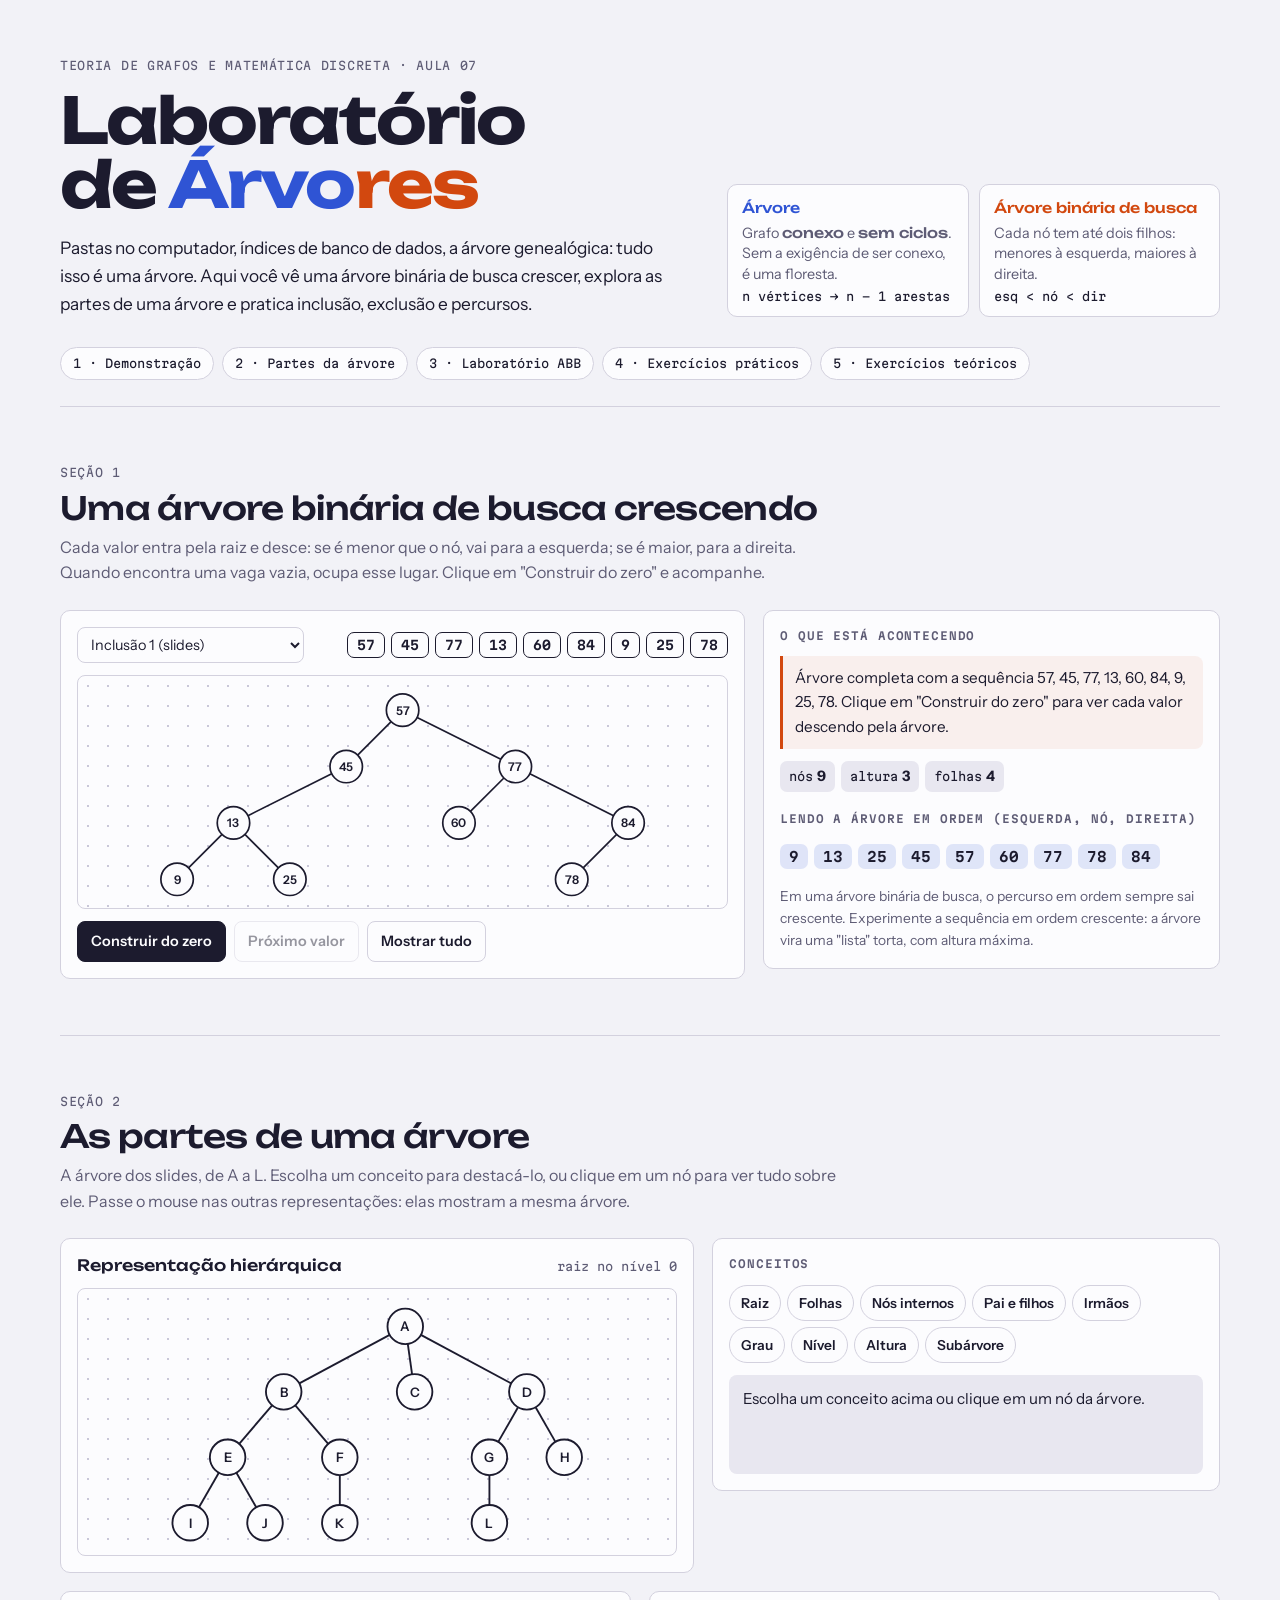
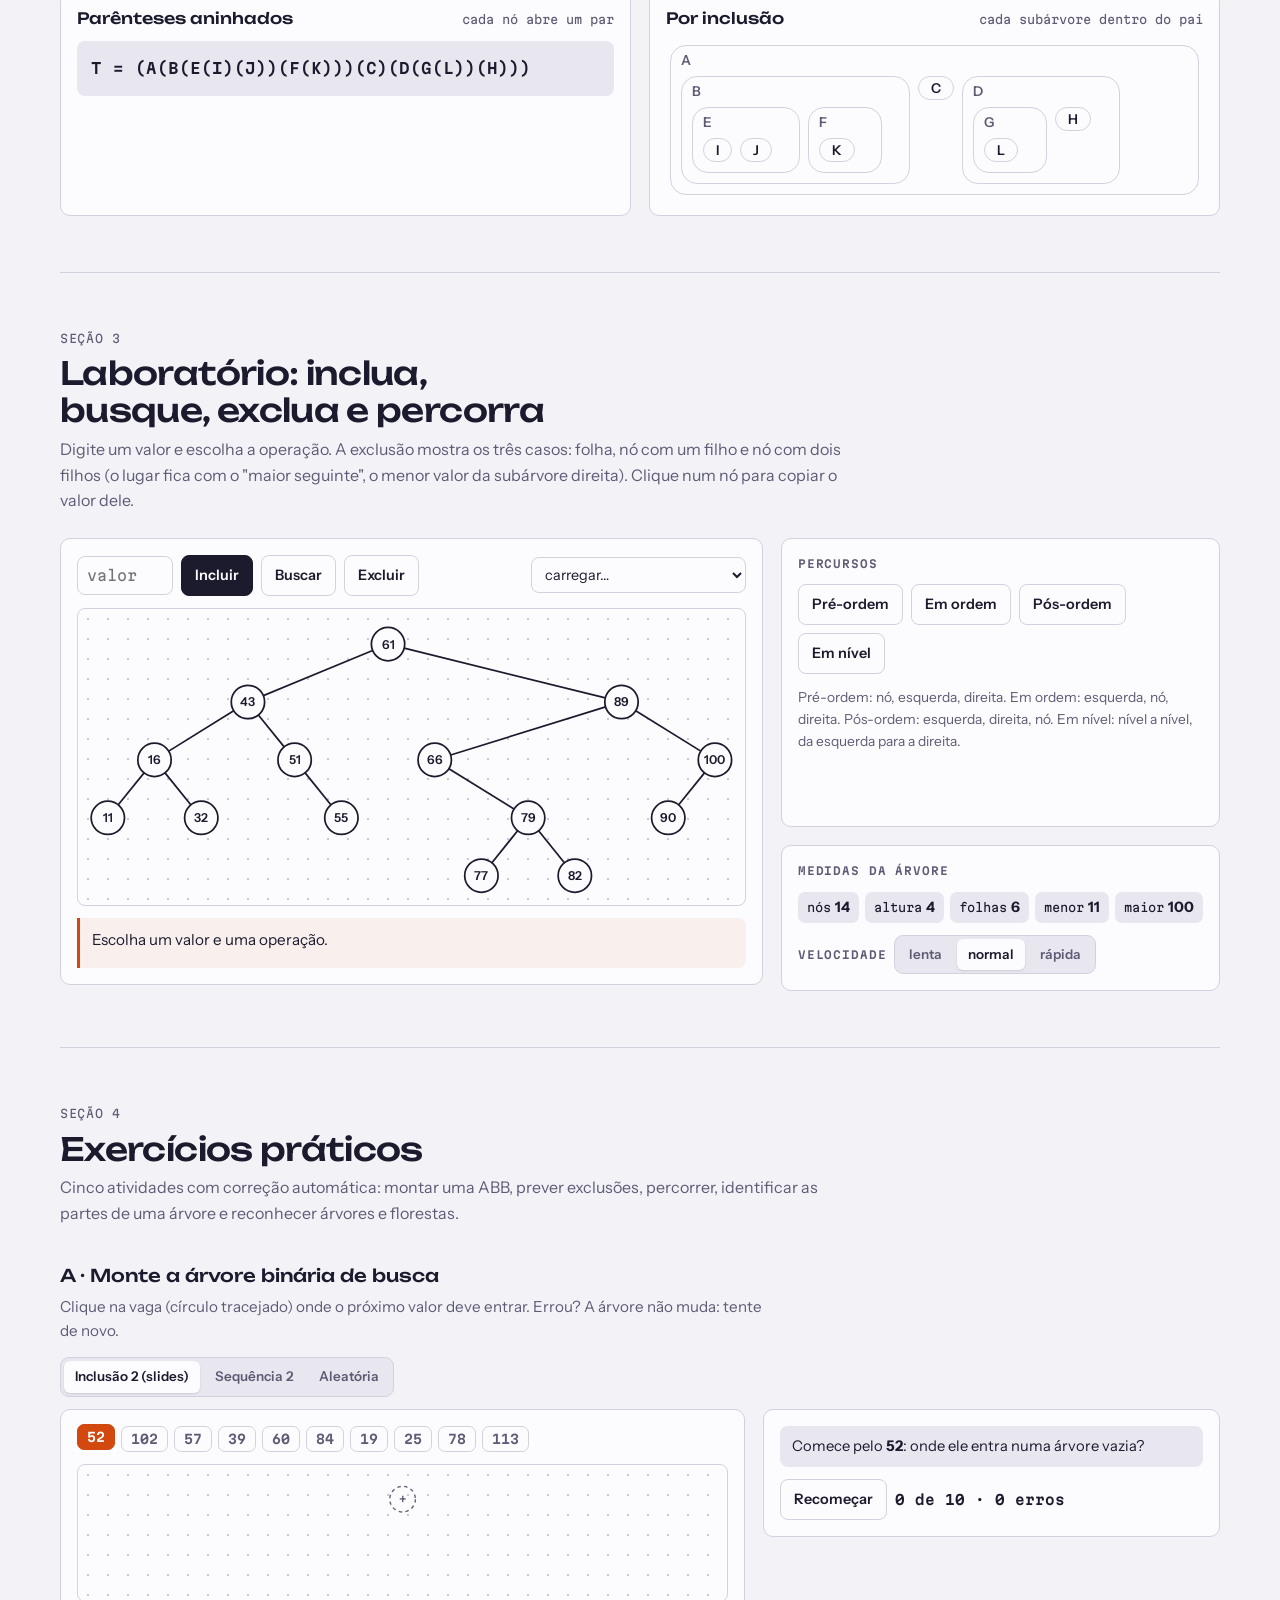
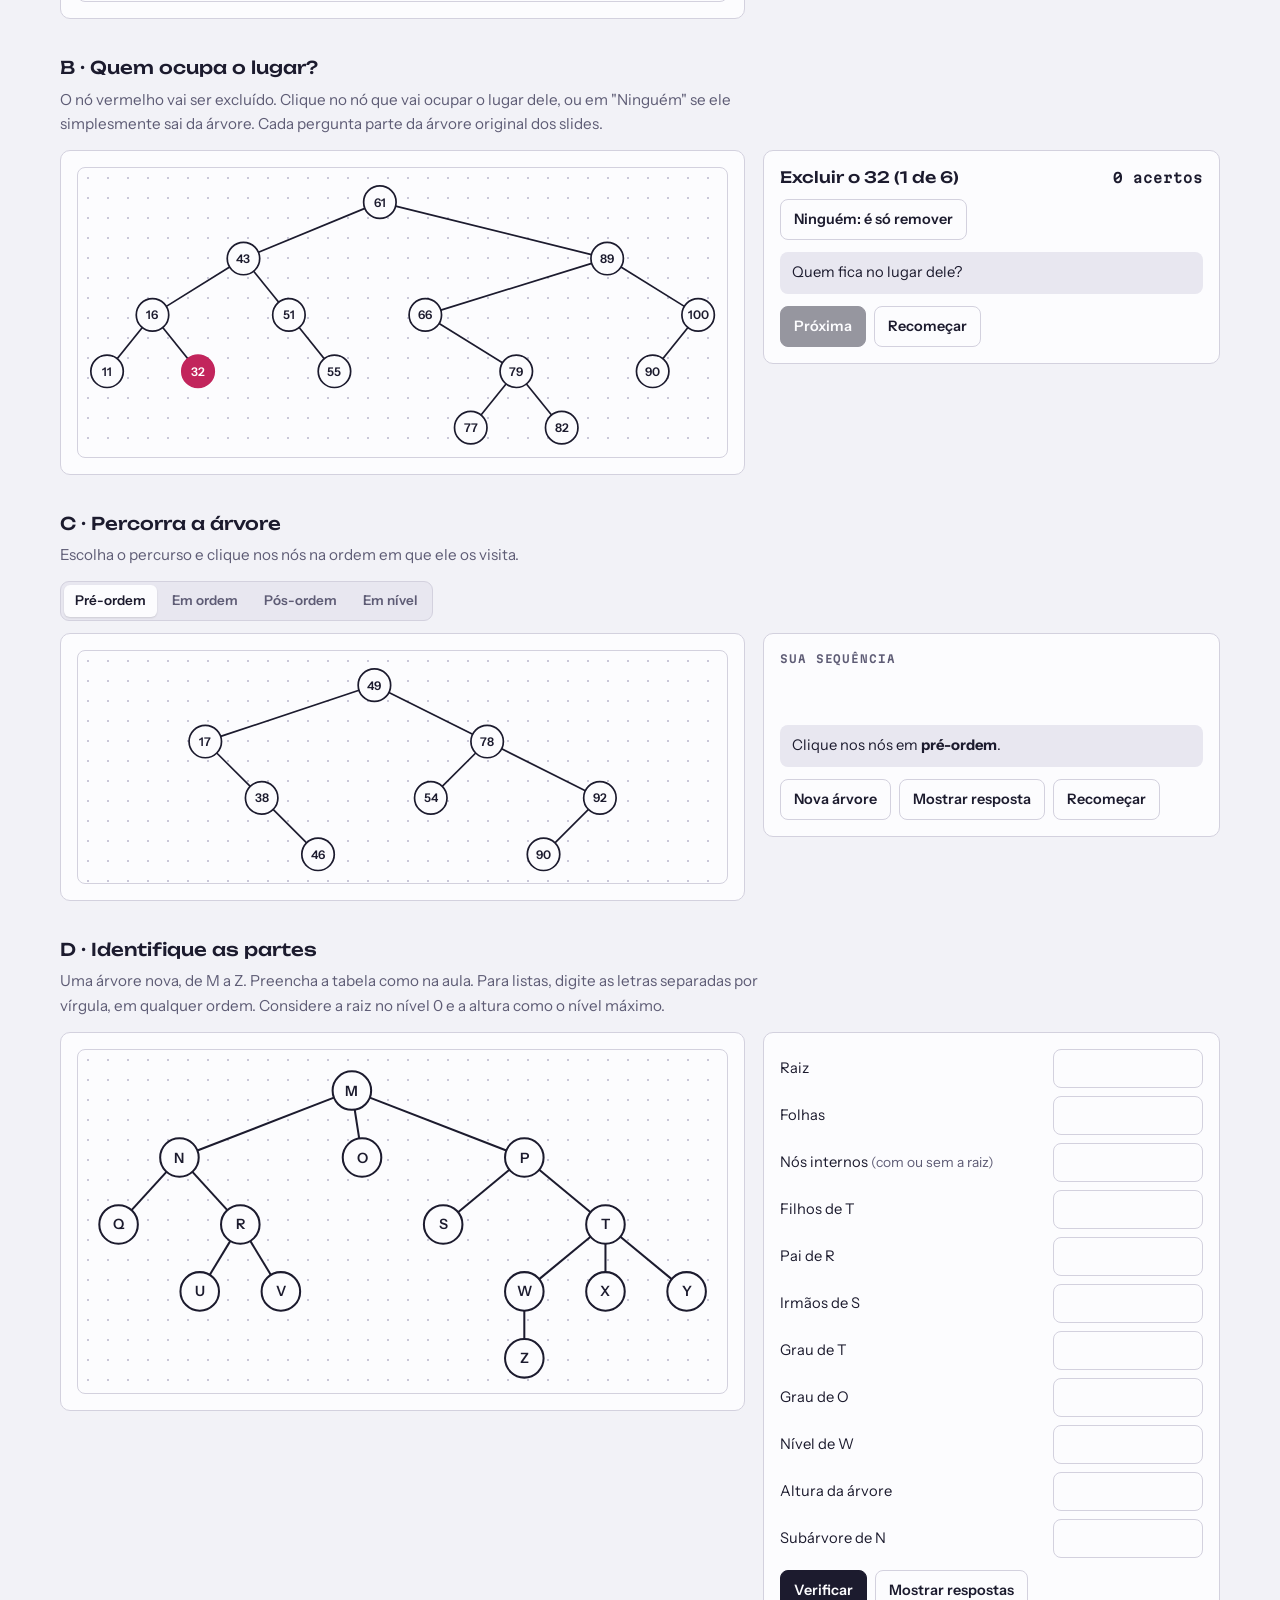
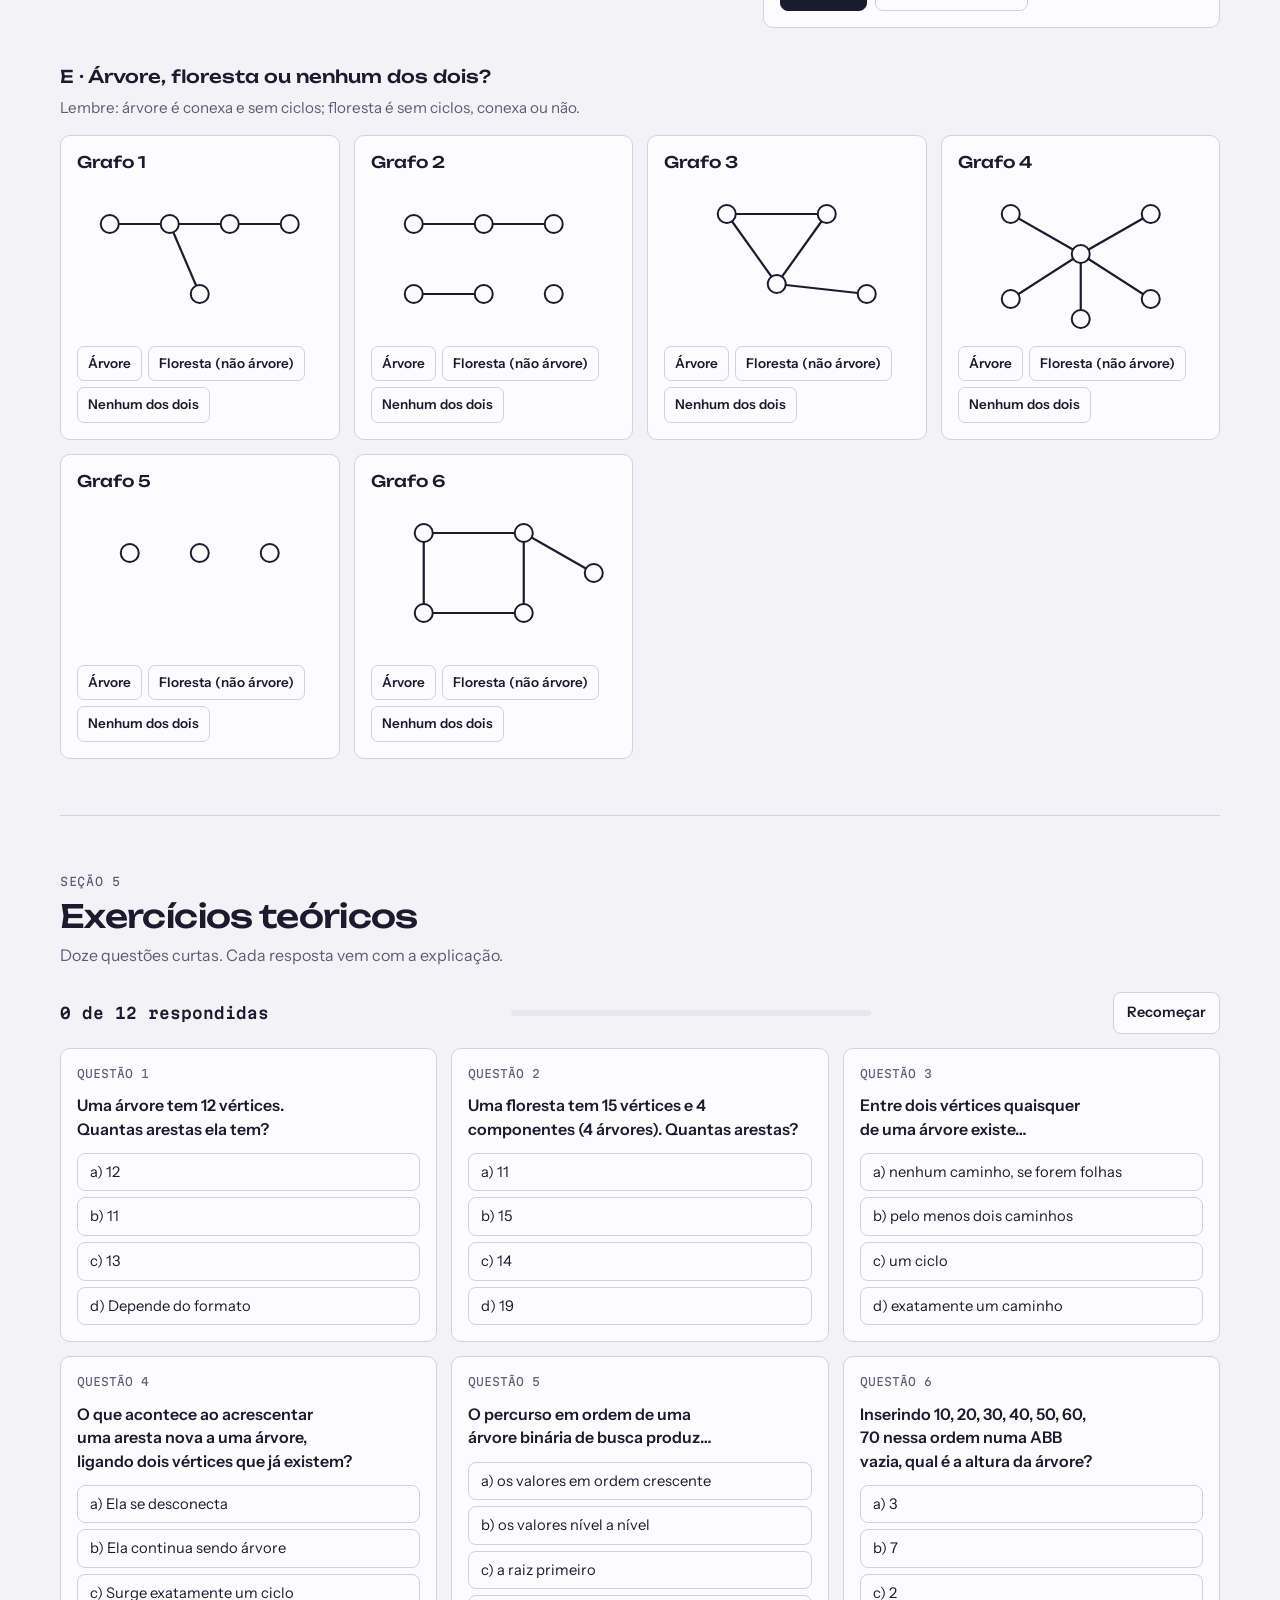
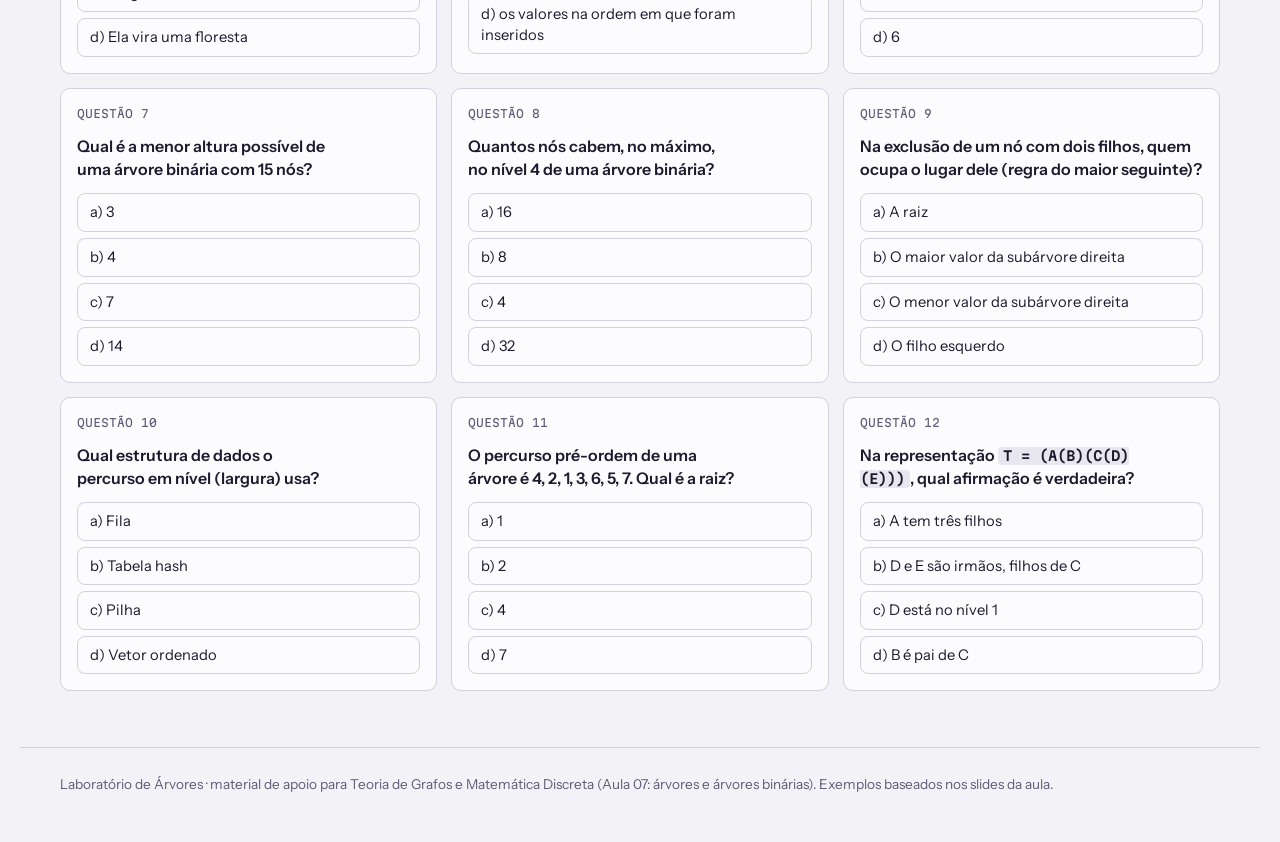
<file: aula-07/index.html>
<!doctype html>
<html lang="pt-BR">
<head>
<meta charset="utf-8">
<meta name="viewport" content="width=device-width,initial-scale=1">
<title>Laboratório de Árvores</title>
<link rel="preconnect" href="https://fonts.googleapis.com">
<link rel="preconnect" href="https://fonts.gstatic.com" crossorigin>
<link rel="stylesheet" href="https://fonts.googleapis.com/css2?family=Unbounded:wght@500;700&family=Instrument+Sans:wght@400;500;600;700&family=Martian+Mono:wght@400;600&display=swap">
<style>
/* Layout: o mesmo papel quadriculado de "Grafos em Matrizes" (mesma disciplina). Demonstração de inserção na ABB abre a página; depois anatomia, laboratório e exercícios. */
:root{
  --bg:#F2F2F7; --surface:#FCFCFE; --sunk:#E8E7F0; --ink:#1C1B2E; --muted:#5E5C75; --line:#D3D1DE; --dot:#C9C7D8;
  --vtx:#2F54D4; --edge:#D2480F; --out:#15804A; --in:#C2255C;
  --f-display:"Unbounded","Arial Black",system-ui,sans-serif;
  --f-body:"Instrument Sans",system-ui,-apple-system,"Segoe UI",Roboto,sans-serif;
  --f-mono:"Martian Mono",ui-monospace,"SFMono-Regular",Menlo,Consolas,monospace;
  --r:10px;
}
@media (prefers-color-scheme: dark){
  :root:not([data-theme="light"]){
    --bg:#121220; --surface:#1A1A2B; --sunk:#0E0E19; --ink:#E7E6F2; --muted:#9C9AB4; --line:#2E2D45; --dot:#34334D;
    --vtx:#7C98FF; --edge:#FF8A4C; --out:#4FD08C; --in:#FF6B9A; color-scheme:dark;
  }
}
:root[data-theme="dark"]{
  --bg:#121220; --surface:#1A1A2B; --sunk:#0E0E19; --ink:#E7E6F2; --muted:#9C9AB4; --line:#2E2D45; --dot:#34334D;
  --vtx:#7C98FF; --edge:#FF8A4C; --out:#4FD08C; --in:#FF6B9A; color-scheme:dark;
}
*{box-sizing:border-box}
[hidden]{display:none!important}
body{background:var(--bg);color:var(--ink);font:16px/1.6 var(--f-body);-webkit-font-smoothing:antialiased}
.wrap{max-width:1240px;margin-inline:auto;padding-inline:clamp(16px,4vw,40px)}
h1,h2,h3,h4{margin:0;text-wrap:balance}
p{margin:0}
a{color:var(--vtx)}
.kv{color:var(--vtx);font-weight:600} .ke{color:var(--edge);font-weight:600}
.ko{color:var(--out);font-weight:600} .ki{color:var(--in);font-weight:600}
code{font-family:var(--f-mono);font-size:.84em}
:focus-visible{outline:2px solid var(--vtx);outline-offset:2px}

/* ---------- Cabeçalho ---------- */
.hero{display:grid;grid-template-columns:minmax(0,1.25fr) minmax(0,1fr);gap:clamp(20px,4vw,56px);padding-block:clamp(28px,5vw,56px) 20px;align-items:end}
.eyebrow{font-family:var(--f-mono);font-size:.72rem;letter-spacing:.06em;text-transform:uppercase;color:var(--muted);margin-bottom:14px}
h1{font-family:var(--f-display);font-weight:700;font-size:clamp(2.1rem,5.4vw,4rem);line-height:1;letter-spacing:-.03em}
h1 .v{color:var(--vtx)} h1 .e{color:var(--edge)}
.lead{font-size:1.08rem;max-width:56ch}
.hero-pair{display:grid;grid-template-columns:1fr 1fr;gap:10px}
.hero-pair div{background:var(--surface);border:1px solid var(--line);border-radius:var(--r);padding:12px 14px;display:grid;gap:4px}
.hero-pair b{font-family:var(--f-display);font-size:.88rem;font-weight:500}
.hero-pair span{font-size:.9rem;color:var(--muted);line-height:1.4}
.hero-pair .dim{font-family:var(--f-mono);font-size:.74rem;color:var(--ink)}
nav.toc{display:flex;flex-wrap:wrap;gap:8px;padding-block:10px 26px}
nav.toc a{font-family:var(--f-mono);font-size:.74rem;color:var(--ink);text-decoration:none;padding:6px 12px;border:1px solid var(--line);border-radius:999px;background:var(--surface)}
nav.toc a:hover{border-color:var(--ink)}

/* ---------- Seções ---------- */
section{padding-block:clamp(32px,5vw,56px);border-top:1px solid var(--line)}
.sec-head{display:grid;gap:8px;margin-bottom:24px;max-width:72ch}
.sec-head .num{font-family:var(--f-mono);font-size:.72rem;color:var(--muted);letter-spacing:.06em}
h2{font-family:var(--f-display);font-weight:500;font-size:clamp(1.35rem,2.8vw,2rem);line-height:1.15;letter-spacing:-.02em}
.sec-head p{color:var(--muted)}
h3.sub{font-family:var(--f-display);font-weight:500;font-size:1.1rem;margin:34px 0 6px}
p.subp{color:var(--muted);font-size:.95rem;margin-bottom:14px;max-width:72ch}
.card{background:var(--surface);border:1px solid var(--line);border-radius:var(--r);padding:16px;display:flex;flex-direction:column;gap:12px;min-width:0}
.lbl{font-family:var(--f-mono);font-size:.68rem;font-weight:600;letter-spacing:.08em;text-transform:uppercase;color:var(--muted)}
.cardhead{display:flex;flex-wrap:wrap;gap:6px 12px;align-items:baseline;justify-content:space-between}
.cardhead h4{font:500 .98rem var(--f-display)}
.dim{font-family:var(--f-mono);font-size:.74rem;color:var(--muted)}
.hint-line{font-size:.86rem;color:var(--muted)}

/* ---------- Controles ---------- */
button{font:inherit;color:inherit}
.btn{display:inline-flex;align-items:center;justify-content:center;gap:8px;font-weight:600;font-size:.9rem;padding:8px 13px;border-radius:8px;border:1px solid var(--line);background:var(--surface);color:var(--ink);cursor:pointer;transition:border-color .15s,background .15s,transform .1s}
.btn:hover{border-color:var(--ink)}
.btn:active{transform:translateY(1px)}
.btn[disabled]{opacity:.45;cursor:not-allowed}
.btn-primary{background:var(--ink);color:var(--surface);border-color:var(--ink)}
.btn-primary:hover{background:var(--vtx);border-color:var(--vtx)}
.btn.danger:hover{border-color:var(--in);color:var(--in)}
.seg{display:inline-flex;flex-wrap:wrap;gap:4px;padding:3px;border:1px solid var(--line);border-radius:9px;background:var(--sunk)}
.seg button{font-size:.84rem;font-weight:600;padding:5px 11px;border:0;border-radius:6px;background:transparent;cursor:pointer;color:var(--muted)}
.seg button[aria-pressed="true"]{background:var(--surface);color:var(--ink);box-shadow:0 1px 2px rgb(0 0 0 / .12)}
.row{display:flex;flex-wrap:wrap;gap:8px;align-items:center}
.row.spread{justify-content:space-between}
select,input[type=text],input[type=number]{font:inherit;font-size:.9rem;padding:7px 9px;border-radius:8px;border:1px solid var(--line);background:var(--surface);color:var(--ink);min-width:0}
input[type=number]{width:96px;font-family:var(--f-mono)}

/* ---------- Árvore (SVG) ---------- */
.canvas{position:relative;border-radius:8px;border:1px solid var(--line);background-color:var(--surface);background-image:radial-gradient(var(--dot) 1px,transparent 1.2px);background-size:20px 20px;overflow:hidden}
.canvas svg{display:block;width:100%;height:auto;user-select:none;touch-action:manipulation}
.te{stroke:var(--ink);stroke-width:2;transition:stroke .2s,opacity .4s}
.te.gone{opacity:0}
.te.hl{stroke:var(--vtx);stroke-width:3.2}
.tn{cursor:pointer;transition:opacity .4s}
.tn.gone{opacity:0;pointer-events:none}
.slot line{pointer-events:none}
.tn circle{fill:var(--surface);stroke:var(--ink);stroke-width:2;transition:fill .25s,stroke .25s,stroke-width .25s}
.tn text{font:600 14px var(--f-body);fill:var(--ink);text-anchor:middle;dominant-baseline:central;pointer-events:none;transition:fill .25s}
.tn .tbadge{font:600 11px var(--f-mono);fill:var(--edge)}
.tn.pop circle,.tn.pop text:not(.tbadge){animation:tpop .55s cubic-bezier(.3,1.6,.5,1);transform-box:fill-box;transform-origin:center}
@keyframes tpop{from{transform:scale(.15)}to{transform:scale(1)}}
.tn.hl circle{stroke:var(--vtx);stroke-width:3;fill:color-mix(in srgb,var(--vtx) 16%,var(--surface))}
.tn.sub circle{stroke:var(--vtx);stroke-width:2.6;fill:color-mix(in srgb,var(--vtx) 10%,var(--surface))}
.tn.path circle{stroke:var(--edge);stroke-width:3}
.tn.found circle,.tn.succ circle{fill:var(--out);stroke:var(--out)} .tn.found text,.tn.succ text{fill:#fff}
.tn.del circle{fill:var(--in);stroke:var(--in)} .tn.del text{fill:#fff}
.tn.visited circle{fill:color-mix(in srgb,var(--vtx) 22%,var(--surface));stroke:var(--vtx)}
.tn.wrong circle{stroke:var(--in);stroke-width:3;animation:shake .4s}
.tn.dim{opacity:.32}
.probe{fill:none;stroke:var(--edge);stroke-width:3;transition:transform .3s cubic-bezier(.4,0,.2,1),opacity .2s;pointer-events:none}
.tnote{font:600 12px var(--f-mono);fill:var(--edge);pointer-events:none}
.tnote-bg{fill:var(--surface);opacity:.9;pointer-events:none}
.slot{cursor:pointer}
.slot circle{fill:transparent;stroke:var(--muted);stroke-dasharray:4 4;stroke-width:1.6}
.slot:hover circle{stroke:var(--vtx);fill:color-mix(in srgb,var(--vtx) 12%,transparent)}
.slot line{stroke:var(--line);stroke-dasharray:3 4;stroke-width:1.6}
.slot text{font:600 16px var(--f-body);fill:var(--muted);text-anchor:middle;dominant-baseline:central;pointer-events:none}
.slot.bad circle{stroke:var(--in);fill:color-mix(in srgb,var(--in) 14%,transparent)}
@keyframes shake{20%,60%{transform:translateX(-4px)}40%,80%{transform:translateX(4px)}}

/* ---------- Faixas de valores, legendas ---------- */
.chips{display:flex;flex-wrap:wrap;gap:6px}
.vchip{font:600 .8rem var(--f-mono);padding:4px 9px;border-radius:7px;border:1px solid var(--line);background:var(--surface);color:var(--muted);transition:all .25s}
.vchip.done{color:var(--ink);border-color:var(--ink)}
.vchip.cur{background:var(--edge);border-color:var(--edge);color:#fff;transform:translateY(-2px)}
.caption{min-height:3.3em;font-size:.95rem;padding:10px 12px;border-left:3px solid var(--edge);background:color-mix(in srgb,var(--edge) 7%,transparent);border-radius:0 8px 8px 0}
.stats{display:flex;flex-wrap:wrap;gap:6px}
.stat{font-family:var(--f-mono);font-size:.74rem;padding:4px 9px;border-radius:7px;background:var(--sunk)}
.stat b{font-family:var(--f-body);font-size:.9rem;margin-left:4px}
.seqout{display:flex;flex-wrap:wrap;gap:6px;min-height:34px;align-items:center;font:600 .86rem var(--f-mono)}
.seqout span{padding:4px 9px;border-radius:7px;background:color-mix(in srgb,var(--vtx) 14%,transparent);animation:tpop .4s}
.queue{font:600 .8rem var(--f-mono);color:var(--muted)}
.queue b{color:var(--edge)}

/* ---------- Layouts ---------- */
.demo{display:grid;grid-template-columns:minmax(0,1.5fr) minmax(0,1fr);gap:18px;align-items:start}
.anat{display:grid;grid-template-columns:minmax(0,1.25fr) minmax(0,1fr);gap:18px;align-items:start}
.lab{display:grid;grid-template-columns:minmax(0,1.6fr) minmax(0,1fr);gap:18px;align-items:start}
.ex{display:grid;grid-template-columns:minmax(0,1.5fr) minmax(0,1fr);gap:18px;align-items:start}
.terms{display:flex;flex-wrap:wrap;gap:6px}
.terms button{font-size:.86rem;font-weight:600;padding:6px 11px;border-radius:999px;border:1px solid var(--line);background:var(--surface);cursor:pointer}
.terms button:hover{border-color:var(--ink)}
.terms button[aria-pressed="true"]{background:var(--vtx);border-color:var(--vtx);color:#fff}
.info{font-size:.95rem;padding:12px 14px;border-radius:8px;background:var(--sunk);min-height:6.5em}
.info dl{display:grid;grid-template-columns:auto 1fr;gap:4px 14px;margin:8px 0 0}
.info dt{font:600 .74rem var(--f-mono);color:var(--muted);padding-top:3px}
.info dd{margin:0}
.reps{display:grid;grid-template-columns:minmax(0,1fr) minmax(0,1fr);gap:18px;margin-top:18px}
.paren{font:600 15px/2.1 var(--f-mono);word-break:break-all;padding:12px 14px;background:var(--sunk);border-radius:8px}
.paren span{border-radius:4px;transition:background .15s;cursor:default}
.paren span.hl{background:color-mix(in srgb,var(--vtx) 24%,transparent)}
.incl{padding:4px}
.incl .box{border:1.5px solid var(--line);border-radius:16px;padding:6px 10px 10px;display:flex;flex-wrap:wrap;gap:8px;align-items:flex-start;transition:background .15s,border-color .15s;cursor:default}
.incl .box>b{flex-basis:100%;font:600 .85rem var(--f-body);color:var(--muted)}
.incl .box.leaf{border-radius:999px;padding:3px 12px}
.incl .box.leaf>b{flex-basis:auto;color:var(--ink)}
.incl .box.hl{border-color:var(--vtx);background:color-mix(in srgb,var(--vtx) 10%,transparent)}
.incl .box.hl>b{color:var(--vtx)}

/* ---------- Exercícios ---------- */
.fb{font-size:.92rem;padding:9px 12px;border-radius:8px;background:var(--sunk);min-height:2.6em}
.fb.ok{background:color-mix(in srgb,var(--out) 13%,transparent)} .fb.ok b{color:var(--out)}
.fb.bad{background:color-mix(in srgb,var(--in) 11%,transparent)} .fb.bad b{color:var(--in)}
.score{font:600 .86rem var(--f-mono)}
.anat-q{display:grid;gap:8px}
.anat-q label{display:grid;grid-template-columns:minmax(0,1fr) 150px;gap:10px;align-items:center;font-size:.92rem}
.anat-q input{width:100%;font-family:var(--f-mono);text-transform:uppercase}
.anat-q input.ok{border-color:var(--out);background:color-mix(in srgb,var(--out) 12%,transparent)}
.anat-q input.bad{border-color:var(--in);background:color-mix(in srgb,var(--in) 12%,transparent)}
.gcards{display:grid;grid-template-columns:repeat(auto-fit,minmax(min(100%,230px),1fr));gap:14px}
.gcards svg{display:block;width:100%;height:auto;max-height:150px}
.gcards .gl{stroke:var(--ink);stroke-width:2.2}
.gcards .gv{fill:var(--surface);stroke:var(--ink);stroke-width:2}
.gcards h4{font:700 1rem var(--f-display);font-weight:500}
.vote{display:flex;flex-wrap:wrap;gap:6px}
.vote button{font-size:.84rem;padding:6px 10px;border-radius:7px;border:1px solid var(--line);background:var(--surface);cursor:pointer;font-weight:600}
.vote button:hover{border-color:var(--ink)}
.vote button.right{border-color:var(--out);background:color-mix(in srgb,var(--out) 14%,transparent);color:var(--out)}
.vote button.wrong{border-color:var(--in);background:color-mix(in srgb,var(--in) 12%,transparent);color:var(--in)}
.explain{font-size:.9rem;border-left:3px solid var(--out);padding:2px 0 2px 12px}
.explain.miss{border-left-color:var(--in)}
.explain b{display:block}
.quiz-top{display:flex;flex-wrap:wrap;gap:12px;align-items:center;justify-content:space-between;margin-bottom:14px}
.qscore{font:600 .95rem var(--f-mono)}
.qbar{flex:1;min-width:160px;max-width:360px;height:6px;border-radius:3px;background:var(--sunk);overflow:hidden}
.qbar i{display:block;height:100%;width:0;background:var(--out);transition:width .4s}
.quiz{display:grid;grid-template-columns:repeat(auto-fit,minmax(min(100%,360px),1fr));gap:14px}
.q h4{font:600 1rem/1.45 var(--f-body)}
.q .qn{font-family:var(--f-mono);font-size:.7rem;color:var(--muted)}
.opts{display:grid;gap:6px}
.opts button{text-align:left;font-size:.92rem;padding:8px 12px;border-radius:8px;border:1px solid var(--line);background:var(--surface);cursor:pointer;line-height:1.4}
.opts button:hover:not([disabled]){border-color:var(--ink)}
.opts button[disabled]{cursor:default}
.opts button.right{border-color:var(--out);background:color-mix(in srgb,var(--out) 13%,transparent)}
.opts button.wrong{border-color:var(--in);background:color-mix(in srgb,var(--in) 11%,transparent)}
.q .why{font-size:.9rem;border-left:3px solid var(--out);padding-left:10px}
.q .why.miss{border-left-color:var(--in)}
.q code{background:var(--sunk);padding:1px 5px;border-radius:4px}
footer{border-top:1px solid var(--line);padding-block:26px 46px;color:var(--muted);font-size:.85rem}

@media (max-width:980px){ .demo,.anat,.lab,.ex,.reps{grid-template-columns:minmax(0,1fr)} }
@media (max-width:720px){ .hero{grid-template-columns:minmax(0,1fr)} }
@media (max-width:460px){ .hero-pair{grid-template-columns:1fr} .anat-q label{grid-template-columns:1fr} }
@media (prefers-reduced-motion: reduce){ *{transition:none!important;animation:none!important} }
</style>
</head>
<body style="margin:0">

<header class="wrap hero">
  <div>
    <div class="eyebrow">Teoria de Grafos e Matemática Discreta · Aula 07</div>
    <h1>Laboratório de <span class="v">Árvo</span><span class="e">res</span></h1>
    <p class="lead" style="margin-top:18px">Pastas no computador, índices de banco de dados, a árvore genealógica: tudo isso é uma árvore. Aqui você vê uma árvore binária de busca crescer, explora as partes de uma árvore e pratica inclusão, exclusão e percursos.</p>
  </div>
  <div class="hero-pair">
    <div><b class="kv">Árvore</b><span>Grafo <b>conexo</b> e <b>sem ciclos</b>. Sem a exigência de ser conexo, é uma floresta.</span><span class="dim">n vértices → n − 1 arestas</span></div>
    <div><b class="ke">Árvore binária de busca</b><span>Cada nó tem até dois filhos: menores à esquerda, maiores à direita.</span><span class="dim">esq &lt; nó &lt; dir</span></div>
  </div>
</header>
<div class="wrap">
  <nav class="toc" aria-label="Seções">
    <a href="#demo">1 · Demonstração</a>
    <a href="#anatomia">2 · Partes da árvore</a>
    <a href="#lab">3 · Laboratório ABB</a>
    <a href="#praticos">4 · Exercícios práticos</a>
    <a href="#teoricos">5 · Exercícios teóricos</a>
  </nav>
</div>

<main class="wrap">
<!-- ================= 1. DEMONSTRAÇÃO ================= -->
<section id="demo">
  <div class="sec-head">
    <span class="num">SEÇÃO 1</span>
    <h2>Uma árvore binária de busca crescendo</h2>
    <p>Cada valor entra pela raiz e desce: se é menor que o nó, vai para a esquerda; se é maior, para a direita. Quando encontra uma vaga vazia, ocupa esse lugar. Clique em "Construir do zero" e acompanhe.</p>
  </div>
  <div class="demo">
    <div class="card">
      <div class="row spread">
        <select id="d-seq" aria-label="Sequência de valores">
          <option value="inc1">Inclusão 1 (slides)</option>
          <option value="inc2">Inclusão 2 (slides)</option>
          <option value="asc">Valores em ordem crescente</option>
          <option value="rnd">Sequência aleatória</option>
        </select>
        <div class="chips" id="d-chips" aria-label="Valores a inserir"></div>
      </div>
      <div class="canvas"><svg id="d-svg" viewBox="0 0 760 320" aria-label="Árvore binária de busca"></svg></div>
      <div class="row">
        <button class="btn btn-primary" id="d-build" type="button">Construir do zero</button>
        <button class="btn" id="d-step" type="button">Próximo valor</button>
        <button class="btn" id="d-full" type="button">Mostrar tudo</button>
      </div>
    </div>
    <div class="card">
      <span class="lbl">O que está acontecendo</span>
      <div class="caption" id="d-cap" aria-live="polite"></div>
      <div class="stats" id="d-stats"></div>
      <span class="lbl" style="margin-top:6px">Lendo a árvore em ordem (esquerda, nó, direita)</span>
      <div class="seqout" id="d-inorder"></div>
      <p class="hint-line">Em uma árvore binária de busca, o percurso em ordem sempre sai crescente. Experimente a sequência em ordem crescente: a árvore vira uma "lista" torta, com altura máxima.</p>
    </div>
  </div>
</section>

<!-- ================= 2. ANATOMIA ================= -->
<section id="anatomia">
  <div class="sec-head">
    <span class="num">SEÇÃO 2</span>
    <h2>As partes de uma árvore</h2>
    <p>A árvore dos slides, de A a L. Escolha um conceito para destacá-lo, ou clique em um nó para ver tudo sobre ele. Passe o mouse nas outras representações: elas mostram a mesma árvore.</p>
  </div>
  <div class="anat">
    <div class="card">
      <div class="cardhead"><h4>Representação hierárquica</h4><span class="dim">raiz no nível 0</span></div>
      <div class="canvas"><svg id="a-svg" viewBox="0 0 640 300" aria-label="Árvore de A a L"></svg></div>
    </div>
    <div class="card">
      <span class="lbl">Conceitos</span>
      <div class="terms" id="a-terms"></div>
      <div class="info" id="a-info" aria-live="polite"></div>
    </div>
  </div>
  <div class="reps">
    <div class="card">
      <div class="cardhead"><h4>Parênteses aninhados</h4><span class="dim">cada nó abre um par</span></div>
      <div class="paren" id="a-paren"></div>
    </div>
    <div class="card">
      <div class="cardhead"><h4>Por inclusão</h4><span class="dim">cada subárvore dentro do pai</span></div>
      <div class="incl" id="a-incl"></div>
    </div>
  </div>
</section>

<!-- ================= 3. LABORATÓRIO ================= -->
<section id="lab">
  <div class="sec-head">
    <span class="num">SEÇÃO 3</span>
    <h2>Laboratório: inclua, busque, exclua e percorra</h2>
    <p>Digite um valor e escolha a operação. A exclusão mostra os três casos: folha, nó com um filho e nó com dois filhos (o lugar fica com o "maior seguinte", o menor valor da subárvore direita). Clique num nó para copiar o valor dele.</p>
  </div>
  <div class="lab">
    <div class="card">
      <div class="row spread">
        <div class="row">
          <input type="number" id="l-val" aria-label="Valor" placeholder="valor" min="0" max="999">
          <button class="btn btn-primary" id="l-ins" type="button">Incluir</button>
          <button class="btn" id="l-find" type="button">Buscar</button>
          <button class="btn danger" id="l-del" type="button">Excluir</button>
        </div>
        <select id="l-preset" aria-label="Carregar árvore">
          <option value="">carregar…</option>
          <option value="del">Exclusão (slides)</option>
          <option value="inc1">Inclusão 1 (slides)</option>
          <option value="inc2">Inclusão 2 (slides)</option>
          <option value="aloc">Alocação dinâmica (slides)</option>
          <option value="perc">Percursos (slides)</option>
          <option value="rnd">Aleatória</option>
          <option value="empty">Vazia</option>
        </select>
      </div>
      <div class="canvas"><svg id="l-svg" viewBox="0 0 760 340" aria-label="Laboratório de árvore binária de busca"></svg></div>
      <div class="caption" id="l-cap" aria-live="polite">Escolha um valor e uma operação.</div>
    </div>
    <div style="display:grid;gap:18px">
      <div class="card">
        <span class="lbl">Percursos</span>
        <div class="row" id="l-trav">
          <button class="btn" type="button" data-t="pre">Pré-ordem</button>
          <button class="btn" type="button" data-t="in">Em ordem</button>
          <button class="btn" type="button" data-t="post">Pós-ordem</button>
          <button class="btn" type="button" data-t="level">Em nível</button>
        </div>
        <p class="hint-line" id="l-trav-rule">Pré-ordem: nó, esquerda, direita. Em ordem: esquerda, nó, direita. Pós-ordem: esquerda, direita, nó. Em nível: nível a nível, da esquerda para a direita.</p>
        <div class="seqout" id="l-out"></div>
        <div class="queue" id="l-queue"></div>
      </div>
      <div class="card">
        <span class="lbl">Medidas da árvore</span>
        <div class="stats" id="l-stats"></div>
        <div class="row"><span class="lbl" style="margin:0">Velocidade</span>
          <div class="seg" id="l-speed" role="group" aria-label="Velocidade"><button type="button" data-v="1.7">lenta</button><button type="button" data-v="1">normal</button><button type="button" data-v="0.45">rápida</button></div>
        </div>
      </div>
    </div>
  </div>
</section>

<!-- ================= 4. PRÁTICOS ================= -->
<section id="praticos">
  <div class="sec-head">
    <span class="num">SEÇÃO 4</span>
    <h2>Exercícios práticos</h2>
    <p>Cinco atividades com correção automática: montar uma ABB, prever exclusões, percorrer, identificar as partes de uma árvore e reconhecer árvores e florestas.</p>
  </div>

  <h3 class="sub">A · Monte a árvore binária de busca</h3>
  <p class="subp">Clique na vaga (círculo tracejado) onde o próximo valor deve entrar. Errou? A árvore não muda: tente de novo.</p>
  <div class="row" style="margin-bottom:12px"><div class="seg" id="ma-tabs" role="group" aria-label="Sequência"></div></div>
  <div class="ex">
    <div class="card">
      <div class="chips" id="ma-chips"></div>
      <div class="canvas"><svg id="ma-svg" viewBox="0 0 760 300" aria-label="Montagem da árvore"></svg></div>
    </div>
    <div class="card">
      <div class="fb" id="ma-fb" aria-live="polite"></div>
      <div class="row"><button class="btn" id="ma-reset" type="button">Recomeçar</button><span class="score" id="ma-score"></span></div>
    </div>
  </div>

  <h3 class="sub">B · Quem ocupa o lugar?</h3>
  <p class="subp">O nó vermelho vai ser excluído. Clique no nó que vai ocupar o lugar dele, ou em "Ninguém" se ele simplesmente sai da árvore. Cada pergunta parte da árvore original dos slides.</p>
  <div class="ex">
    <div class="card">
      <div class="canvas"><svg id="ex-svg" viewBox="0 0 760 340" aria-label="Exercício de exclusão"></svg></div>
    </div>
    <div class="card">
      <div class="cardhead"><h4 id="ex-title"></h4><span class="score" id="ex-score"></span></div>
      <div class="row"><button class="btn" id="ex-none" type="button">Ninguém: é só remover</button></div>
      <div class="fb" id="ex-fb" aria-live="polite"></div>
      <div class="row"><button class="btn btn-primary" id="ex-next" type="button" disabled>Próxima</button><button class="btn" id="ex-reset" type="button">Recomeçar</button></div>
    </div>
  </div>

  <h3 class="sub">C · Percorra a árvore</h3>
  <p class="subp">Escolha o percurso e clique nos nós na ordem em que ele os visita.</p>
  <div class="row" style="margin-bottom:12px"><div class="seg" id="pc-type" role="group" aria-label="Percurso"><button type="button" data-v="pre">Pré-ordem</button><button type="button" data-v="in">Em ordem</button><button type="button" data-v="post">Pós-ordem</button><button type="button" data-v="level">Em nível</button></div></div>
  <div class="ex">
    <div class="card">
      <div class="canvas"><svg id="pc-svg" viewBox="0 0 760 300" aria-label="Exercício de percurso"></svg></div>
    </div>
    <div class="card">
      <span class="lbl">Sua sequência</span>
      <div class="seqout" id="pc-out"></div>
      <div class="fb" id="pc-fb" aria-live="polite"></div>
      <div class="row"><button class="btn" id="pc-new" type="button">Nova árvore</button><button class="btn" id="pc-show" type="button">Mostrar resposta</button><button class="btn" id="pc-redo" type="button">Recomeçar</button></div>
    </div>
  </div>

  <h3 class="sub">D · Identifique as partes</h3>
  <p class="subp">Uma árvore nova, de M a Z. Preencha a tabela como na aula. Para listas, digite as letras separadas por vírgula, em qualquer ordem. Considere a raiz no nível 0 e a altura como o nível máximo.</p>
  <div class="ex">
    <div class="card">
      <div class="canvas"><svg id="an-svg" viewBox="0 0 640 330" aria-label="Árvore de M a Z"></svg></div>
    </div>
    <div class="card">
      <form class="anat-q" id="an-form"></form>
      <div class="row"><button class="btn btn-primary" id="an-check" type="button">Verificar</button><button class="btn" id="an-show" type="button">Mostrar respostas</button><span class="score" id="an-score"></span></div>
    </div>
  </div>

  <h3 class="sub">E · Árvore, floresta ou nenhum dos dois?</h3>
  <p class="subp">Lembre: árvore é conexa e sem ciclos; floresta é sem ciclos, conexa ou não.</p>
  <div class="gcards" id="gk"></div>
</section>

<!-- ================= 5. TEÓRICOS ================= -->
<section id="teoricos">
  <div class="sec-head">
    <span class="num">SEÇÃO 5</span>
    <h2>Exercícios teóricos</h2>
    <p>Doze questões curtas. Cada resposta vem com a explicação.</p>
  </div>
  <div class="quiz-top">
    <span class="qscore" id="q-score"></span>
    <div class="qbar"><i id="q-bar"></i></div>
    <button class="btn" id="q-reset" type="button">Recomeçar</button>
  </div>
  <div class="quiz" id="quiz"></div>
</section>
</main>
<footer class="wrap">Laboratório de Árvores · material de apoio para Teoria de Grafos e Matemática Discreta (Aula 07: árvores e árvores binárias). Exemplos baseados nos slides da aula.</footer>

<script>
(() => {
'use strict';
const $ = (s, r = document) => r.querySelector(s);
const NS = 'http://www.w3.org/2000/svg';
const reduce = matchMedia('(prefers-reduced-motion: reduce)').matches;
const esc = s => String(s).replace(/[&<>"]/g, c => ({ '&':'&amp;', '<':'&lt;', '>':'&gt;', '"':'&quot;' }[c]));
const mk = (tag, attrs = {}) => { const e = document.createElementNS(NS, tag); for (const [k, v] of Object.entries(attrs)) e.setAttribute(k, v); return e; };
const ease = k => k < .5 ? 4*k*k*k : 1 - Math.pow(-2*k + 2, 3)/2;
const shuffle = a => { for (let i = a.length - 1; i > 0; i--){ const j = Math.floor(Math.random()*(i + 1)); [a[i], a[j]] = [a[j], a[i]]; } return a; };

/* ================= Desenho animado de árvores ================= */
class TreeView {
  constructor(svg, o = {}){
    this.svg = svg; this.W = o.W || 760; this.H = o.H || 300; this.R = o.R || 19; this.nodes = new Map(); this.anim = false;
    this.gE = mk('g'); this.gS = mk('g'); this.gN = mk('g'); this.gX = mk('g');
    svg.append(this.gE, this.gS, this.gN, this.gX);
    this.probeEl = mk('circle', { r:this.R + 6, class:'probe' }); this.probeEl.style.opacity = 0; this.gX.appendChild(this.probeEl);
    this.noteBg = mk('rect', { class:'tnote-bg', rx:4, height:18 }); this.noteEl = mk('text', { class:'tnote' });
    this.noteBg.style.display = 'none'; this.gX.append(this.noteBg, this.noteEl);
    if (o.onNode) svg.addEventListener('click', ev => { const g = ev.target.closest('.tn'); if (g) o.onNode(g.dataset.id, ev); });
    if (o.onSlot) svg.addEventListener('click', ev => { const g = ev.target.closest('.slot'); if (g) o.onSlot(g.dataset.key, g); });
  }
  setView(W, H){ this.W = W; this.H = H; this.svg.setAttribute('viewBox', `0 0 ${W} ${H}`); }
  update(list, o = {}){
    const now = performance.now(), dur = reduce ? 0 : (o.dur ?? 650), seen = new Set();
    for (const it of list){
      seen.add(it.id);
      let n = this.nodes.get(it.id);
      if (!n){
        const g = mk('g', { class:'tn' }); g.dataset.id = it.id;
        const c = mk('circle', { r:this.R }), t = mk('text'), b = mk('text', { class:'tbadge', y:-this.R - 8 });
        g.append(c, t, b); this.gN.appendChild(g);
        const e = mk('line', { class:'te' }); this.gE.appendChild(e);
        const sp = (o.spawn && o.spawn[it.id]) || it;
        n = { id:it.id, g, t, b, e, x:sp.x, y:sp.y, cls:'' };
        if (!(o.spawn && o.spawn[it.id]) && o.pop !== false){ g.classList.add('pop'); setTimeout(() => g.classList.remove('pop'), 700); }
        this.nodes.set(it.id, n);
      }
      n.t.textContent = it.label;
      n.parent = it.parent || null;
      n.fx = n.x; n.fy = n.y; n.tx = it.x; n.ty = it.y; n.t0 = now; n.dur = dur;
    }
    for (const [id, n] of this.nodes) if (!seen.has(id)){
      n.g.classList.add('gone'); n.e.classList.add('gone'); this.nodes.delete(id);
      setTimeout(() => { n.g.remove(); n.e.remove(); }, 450);
    }
    if (o.W || o.H) this.setView(o.W || this.W, o.H || this.H);
    if (!this.anim){ this.anim = true; requestAnimationFrame(t => this.frame(t)); }
  }
  frame(t){
    let moving = false;
    for (const n of this.nodes.values()){
      const k = n.dur ? Math.max(0, Math.min(1, (t - n.t0)/n.dur)) : 1, e = ease(k);
      n.x = n.fx + (n.tx - n.fx)*e; n.y = n.fy + (n.ty - n.fy)*e;
      if (k < 1) moving = true;
      n.g.setAttribute('transform', `translate(${n.x.toFixed(1)},${n.y.toFixed(1)})`);
    }
    for (const n of this.nodes.values()){
      const p = n.parent && this.nodes.get(n.parent);
      if (!p){ n.e.setAttribute('visibility', 'hidden'); continue; }
      n.e.removeAttribute('visibility');
      const dx = n.x - p.x, dy = n.y - p.y, L = Math.hypot(dx, dy) || 1, R = this.R;
      n.e.setAttribute('x1', (p.x + dx/L*R).toFixed(1)); n.e.setAttribute('y1', (p.y + dy/L*R).toFixed(1));
      n.e.setAttribute('x2', (n.x - dx/L*R).toFixed(1)); n.e.setAttribute('y2', (n.y - dy/L*R).toFixed(1));
    }
    if (moving) requestAnimationFrame(tt => this.frame(tt)); else this.anim = false;
  }
  cls(id, c){ const n = this.nodes.get(id); if (n){ n.cls = c; n.g.setAttribute('class', 'tn' + (c ? ' ' + c : '')); } }
  edge(id, c){ const n = this.nodes.get(id); if (n) n.e.setAttribute('class', 'te' + (c ? ' ' + c : '')); }
  badge(id, txt){ const n = this.nodes.get(id); if (n) n.b.textContent = txt == null ? '' : txt; }
  clear(){ for (const n of this.nodes.values()){ this.cls(n.id, ''); this.edge(n.id, ''); n.b.textContent = ''; } this.probe(null); this.note(null); }
  pos(id){ const n = this.nodes.get(id); return n ? { x:n.tx, y:n.ty } : null; }
  probe(id, at){
    const p = at || (id && this.pos(id));
    if (!p){ this.probeEl.style.opacity = 0; return; }
    this.probeEl.style.opacity = 1; this.probeEl.style.transform = `translate(${p.x}px,${p.y}px)`;
  }
  note(id, txt, at){
    const p = at || (id && this.pos(id));
    if (!p || !txt){ this.noteEl.textContent = ''; this.noteBg.style.display = 'none'; return; }
    this.noteEl.textContent = txt;
    const w = txt.length*7.6 + 10, left = p.x + this.R + 10 + w > this.W;
    const x = left ? p.x - this.R - 10 - w : p.x + this.R + 10, y = p.y - this.R - 6;
    this.noteEl.setAttribute('x', x + 5); this.noteEl.setAttribute('y', y + 13);
    this.noteBg.setAttribute('x', x); this.noteBg.setAttribute('y', y); this.noteBg.setAttribute('width', w); this.noteBg.style.display = '';
  }
  slots(list){
    this.gS.textContent = '';
    for (const s of list){
      const g = mk('g', { class:'slot' }); g.dataset.key = s.key;
      if (s.px != null){
        const dx = s.x - s.px, dy = s.y - s.py, L = Math.hypot(dx, dy) || 1, R = this.R;
        g.appendChild(mk('line', { x1:s.px + dx/L*R, y1:s.py + dy/L*R, x2:s.x - dx/L*15, y2:s.y - dy/L*15 }));
      }
      g.appendChild(mk('circle', { cx:s.x, cy:s.y, r:15 }));
      const t = mk('text', { x:s.x, y:s.y }); t.textContent = '+'; g.appendChild(t);
      this.gS.appendChild(g);
    }
  }
}

/* ================= Árvore binária de busca ================= */
let NID = 0;
const bnode = v => ({ id:'n' + (++NID), v, l:null, r:null });
function bstInsert(root, v){
  const path = []; let n = root, parent = null, side = null;
  while (n){ path.push(n); if (v === n.v) return { root, path, dup:n }; parent = n; side = v < n.v ? 'l' : 'r'; n = n[side]; }
  const nn = bnode(v);
  if (!parent) return { root:nn, path, node:nn, parent:null };
  parent[side] = nn; return { root, path, node:nn, parent, side };
}
const fromList = vals => { let r = null; for (const v of vals) r = bstInsert(r, v).root; return r; };
function bstPath(root, v){ const path = []; let n = root; while (n){ path.push(n); if (v === n.v) return { path, node:n }; n = v < n.v ? n.l : n.r; } return { path, node:null }; }
function parentOf(root, t){ let n = root, p = null; while (n && n !== t){ p = n; n = t.v < n.v ? n.l : n.r; } return p; }
function bstDelete(root, v){
  const t = bstPath(root, v).node; if (!t) return { root, none:true };
  const p = parentOf(root, t), put = c => { if (!p) root = c; else if (p.l === t) p.l = c; else p.r = c; };
  if (!t.l && !t.r){ put(null); return { root, kase:1, t }; }
  if (!t.l || !t.r){ const c = t.l || t.r; put(c); return { root, kase:2, t, child:c }; }
  const sp = [t.r]; let s = t.r, sParent = t; while (s.l){ sParent = s; s = s.l; sp.push(s); }
  const sChild = s.r;
  if (sParent !== t){ sParent.l = s.r; s.r = t.r; }
  s.l = t.l; put(s);
  return { root, kase:3, t, succ:s, succPath:sp, sChild };
}
const height = n => n ? 1 + Math.max(height(n.l), height(n.r)) : -1;
const count = n => n ? 1 + count(n.l) + count(n.r) : 0;
const leaves = n => !n ? 0 : (!n.l && !n.r) ? 1 : leaves(n.l) + leaves(n.r);
const minN = n => { while (n && n.l) n = n.l; return n; };
const maxN = n => { while (n && n.r) n = n.r; return n; };
function order(root, kind){
  const out = [];
  const pre = n => { if (!n) return; out.push(n); pre(n.l); pre(n.r); };
  const ino = n => { if (!n) return; ino(n.l); out.push(n); ino(n.r); };
  const post = n => { if (!n) return; post(n.l); post(n.r); out.push(n); };
  if (kind === 'pre') pre(root); else if (kind === 'in') ino(root); else if (kind === 'post') post(root);
  else { const q = root ? [root] : []; while (q.length){ const n = q.shift(); out.push(n); if (n.l) q.push(n.l); if (n.r) q.push(n.r); } }
  return out;
}
function levelSteps(root){
  const steps = [], q = root ? [root] : [];
  while (q.length){ const n = q.shift(); if (n.l) q.push(n.l); if (n.r) q.push(n.r); steps.push({ n, q:q.map(x => x.v) }); }
  return steps;
}
function layBin(root, o = {}){
  const out = [], slots = []; let i = 0;
  (function walk(n, d, parent){
    if (!n) return;
    if (!n.l){ if (o.slots) slots.push({ key:n.id + ':l', parent:n, side:'l', d:d + 1, i:i++ }); } else walk(n.l, d + 1, n);
    out.push({ n, d, i:i++, parent });
    if (!n.r){ if (o.slots) slots.push({ key:n.id + ':r', parent:n, side:'r', d:d + 1, i:i++ }); } else walk(n.r, d + 1, n);
  })(root, 0, null);
  if (o.slots && !root) slots.push({ key:'root', parent:null, side:null, d:0, i:i++ });
  const cnt = Math.max(1, i), pad = 34, base = o.W || 760;
  const W = Math.max(base, (cnt - 1)*42 + 2*pad);
  const dx = cnt > 1 ? Math.min(66, (W - 2*pad)/(cnt - 1)) : 0, x0 = (W - dx*(cnt - 1))/2, top = 40, dy = 66;
  const maxD = Math.max(0, ...out.map(x => x.d), ...slots.map(x => x.d));
  const pos = new Map(out.map(x => [x.n.id, { x:x0 + x.i*dx, y:top + x.d*dy }]));
  return {
    nodes:out.map(x => ({ id:x.n.id, label:String(x.n.v), parent:x.parent ? x.parent.id : null, x:x0 + x.i*dx, y:top + x.d*dy })),
    slots:slots.map(s => { const pp = s.parent && pos.get(s.parent.id); return { ...s, x:x0 + s.i*dx, y:top + s.d*dy, px:pp ? pp.x : null, py:pp ? pp.y : null }; }),
    W, H:top + maxD*dy + 34,
  };
}
const SEQ = {
  inc1:[57, 45, 77, 13, 60, 84, 9, 25, 78],
  inc2:[52, 102, 57, 39, 60, 84, 19, 25, 78, 113],
  asc:[10, 20, 30, 40, 50, 60, 70],
  del:[61, 43, 89, 16, 51, 66, 100, 11, 32, 55, 79, 90, 77, 82],
  aloc:[8, 5, 15, 2, 6, 11, 19, 1, 3, 7, 9, 13, 21],
  perc:[4, 2, 6, 1, 3, 5, 7],
};
function randomSeq(n, lo = 10, hi = 99, maxH = 4){
  for (let tries = 0; tries < 200; tries++){
    const s = new Set(); while (s.size < n) s.add(lo + Math.floor(Math.random()*(hi - lo + 1)));
    const a = [...s]; if (height(fromList(a)) <= maxH) return a;
  }
  return [50, 30, 70, 20, 40, 60, 80].slice(0, n);
}
let speed = 1;
const wait = ms => new Promise(r => setTimeout(r, reduce ? 0 : ms*speed));

/* ================= 1. Demonstração ================= */
const D = { seq:SEQ.inc1, idx:0, root:null, busy:false, playing:false };
const dtv = new TreeView($('#d-svg'), { W:760 });
function dRender(newId){
  const L = layBin(D.root);
  dtv.update(L.nodes, { W:L.W, H:Math.max(L.H, 200) });
  if (newId) dtv.cls(newId, 'found');
  $('#d-chips').innerHTML = D.seq.map((v, i) => `<span class="vchip ${i < D.idx ? 'done' : i === D.idx && D.busy ? 'cur' : ''}">${v}</span>`).join('');
  $('#d-stats').innerHTML = `<span class="stat">nós<b>${count(D.root)}</b></span><span class="stat">altura<b>${D.root ? height(D.root) : '—'}</b></span><span class="stat">folhas<b>${leaves(D.root)}</b></span>`;
  $('#d-inorder').innerHTML = order(D.root, 'in').map(n => `<span>${n.v}</span>`).join('') || '<span style="background:none;color:var(--muted)">árvore vazia</span>';
  $('#d-step').disabled = D.busy || D.idx >= D.seq.length;
}
async function dStep(){
  if (D.busy || D.idx >= D.seq.length) return;
  D.busy = true; const v = D.seq[D.idx]; dRender(); dtv.clear();
  const steps = []; let n = D.root;
  if (!n){ $('#d-cap').innerHTML = `<b>${v}</b> chega numa árvore vazia e vira a <b>raiz</b>.`; }
  while (n){
    const go = v < n.v ? 'esquerda' : 'direita', sym = v < n.v ? '<' : '>';
    dtv.probe(n.id); dtv.cls(n.id, 'path'); dtv.note(n.id, `${v} ${sym} ${n.v} → ${go}`);
    steps.push(`${v} ${sym} ${n.v} → ${go}`);
    $('#d-cap').innerHTML = `Inserindo <b class="ke">${v}</b>: ${steps.join('; ')}.`;
    await wait(850);
    n = v < n.v ? n.l : n.r;
  }
  const r = bstInsert(D.root, v); D.root = r.root; D.idx++;
  dtv.probe(null); dtv.note(null);
  if (r.parent) $('#d-cap').innerHTML = `Inserindo <b class="ke">${v}</b>: ${steps.join('; ')}. A vaga está livre: <b>${v}</b> vira filho ${r.side === 'l' ? 'esquerdo' : 'direito'} de <b>${r.parent.v}</b>.`;
  D.busy = false; dtv.clear(); dRender(r.node.id);
  if (D.idx === D.seq.length) $('#d-cap').innerHTML += ` Pronto: ${D.seq.length} valores, altura ${height(D.root)}.`;
}
async function dPlay(){
  D.playing = true;
  while (D.playing && D.idx < D.seq.length){ await dStep(); await wait(500); }
  D.playing = false;
}
function dReset(full){
  D.playing = false; D.idx = 0; D.root = null; dtv.clear();
  if (full){ D.root = fromList(D.seq); D.idx = D.seq.length; $('#d-cap').innerHTML = `Árvore completa com a sequência ${D.seq.join(', ')}. Clique em "Construir do zero" para ver cada valor descendo pela árvore.`; }
  else $('#d-cap').textContent = 'A árvore começa vazia.';
  dRender();
}
$('#d-build').addEventListener('click', () => { if (D.busy) return; dReset(false); setTimeout(dPlay, 400); });
$('#d-step').addEventListener('click', () => { D.playing = false; dStep(); });
$('#d-full').addEventListener('click', () => { if (D.busy) return; dReset(true); });
$('#d-seq').addEventListener('change', e => { if (D.busy){ e.target.value = Object.keys(SEQ).find(k => SEQ[k] === D.seq) || 'inc1'; return; } D.seq = e.target.value === 'rnd' ? randomSeq(9) : SEQ[e.target.value]; dReset(true); });

/* ================= Árvores gerais (parênteses) ================= */
function parseParen(s){
  let i = 0, k = 0;
  const skip = () => { while (s[i] === ' ') i++; };
  function node(){
    skip(); if (s[i] !== '(') throw new Error('esperava (');
    i++; skip(); let label = ''; while (/[A-Za-z0-9]/.test(s[i])) label += s[i++];
    const n = { id:'g' + (++k) + label, label, children:[] };
    skip(); while (s[i] === '('){ n.children.push(node()); skip(); }
    if (s[i] !== ')') throw new Error('esperava )'); i++; return n;
  }
  return node();
}
function flat(root){
  const out = [];
  (function walk(n, d, p){ n.depth = d; n.parentNode = p; out.push(n); n.children.forEach(c => walk(c, d + 1, n)); })(root, 0, null);
  return out;
}
function layGen(root, W = 640, top = 40, dy = 70){
  let leaf = 0; const pos = new Map();
  (function walk(n, d){
    if (!n.children.length){ pos.set(n.id, { i:leaf++, d }); return; }
    n.children.forEach(c => walk(c, d + 1));
    pos.set(n.id, { i:(pos.get(n.children[0].id).i + pos.get(n.children[n.children.length - 1].id).i)/2, d });
  })(root, 0);
  const pad = 40, dx = leaf > 1 ? Math.min(80, (W - 2*pad)/(leaf - 1)) : 0, x0 = (W - dx*(leaf - 1))/2;
  let maxD = 0;
  const nodes = flat(root).map(n => { const p = pos.get(n.id); maxD = Math.max(maxD, p.d); return { id:n.id, label:n.label, parent:n.parentNode ? n.parentNode.id : null, x:x0 + p.i*dx, y:top + p.d*dy }; });
  return { nodes, W, H:top + maxD*dy + 34 };
}
const subtree = n => [n].concat(...n.children.map(subtree));
const sibs = n => n.parentNode ? n.parentNode.children.filter(c => c !== n) : [];
const names = list => list.map(x => x.label).join(', ') || '—';

/* ================= 2. Anatomia ================= */
const A_STR = '(A(B(E(I)(J))(F(K)))(C)(D(G(L))(H)))';
const AR = parseParen(A_STR), AF = flat(AR), ABY = Object.fromEntries(AF.map(n => [n.label, n]));
const atv = new TreeView($('#a-svg'), { W:640, onNode:id => anatNode(AF.find(n => n.id === id)) });
{ const L = layGen(AR, 640); atv.update(L.nodes, { W:L.W, H:L.H, dur:0, pop:false }); }
const aH = Math.max(...AF.map(n => n.depth));
const TERMS = [
  { k:'raiz', l:'Raiz', ids:() => [ABY.A], txt:'<b>Raiz:</b> o nó principal, sem pai, de onde saem todos os outros. Aqui: <b>A</b>.' },
  { k:'folhas', l:'Folhas', ids:() => AF.filter(n => !n.children.length), txt:() => `<b>Folhas</b> (nós terminais): nós sem filhos. Aqui: <b>${names(AF.filter(n => !n.children.length))}</b>. Repare que C e H também são folhas, mesmo estando em níveis altos.` },
  { k:'internos', l:'Nós internos', ids:() => AF.filter(n => n.children.length), txt:() => `<b>Nós internos:</b> os que não são folha. Aqui: <b>${names(AF.filter(n => n.children.length))}</b>. A raiz também conta, pois tem filhos; alguns livros a deixam de fora.` },
  { k:'pai', l:'Pai e filhos', ids:() => [ABY.B, ABY.E, ABY.F], txt:'<b>Pai e filhos:</b> dois nós ligados; o de cima é o pai, o descendente direto é o filho. Exemplo: <b>B</b> é pai de <b>E</b> e <b>F</b>.' },
  { k:'irmaos', l:'Irmãos', ids:() => [ABY.B, ABY.C, ABY.D], txt:'<b>Irmãos:</b> nós com o mesmo pai. Exemplo: <b>B, C e D</b> são irmãos (filhos de A).' },
  { k:'grau', l:'Grau', badge:n => n.children.length, ids:() => [], txt:'<b>Grau de um nó:</b> quantos filhos ele tem (número sobre cada nó). Grau de A = 3; grau de C = 0.' },
  { k:'nivel', l:'Nível', badge:n => n.depth, ids:() => [], txt:'<b>Nível:</b> a distância até a raiz (número sobre cada nó). A está no nível 0; H, no nível 2.' },
  { k:'altura', l:'Altura', ids:() => [ABY.A, ABY.B, ABY.E, ABY.I], badge:n => n.depth, txt:() => `<b>Altura (profundidade):</b> o maior nível da árvore. Aqui: <b>${aH}</b>, alcançado por I, J, K e L. Alguns livros contam níveis em vez de arestas e chegam a ${aH + 1}.` },
  { k:'sub', l:'Subárvore', ids:() => subtree(ABY.D), txt:'<b>Subárvore:</b> um nó com todos os seus descendentes, um "galho". Exemplo: a subárvore de D tem <b>D, G, H e L</b>.' },
];
let aTerm = null;
const aTermsEl = $('#a-terms');
TERMS.forEach(t => { const b = document.createElement('button'); b.type = 'button'; b.textContent = t.l; b.setAttribute('aria-pressed', 'false'); b.addEventListener('click', () => anatTerm(t)); aTermsEl.appendChild(b); });
function anatClear(){ atv.clear(); AF.forEach(n => atv.badge(n.id, '')); markReps([]); }
function anatTerm(t){
  aTerm = t; anatClear();
  aTermsEl.querySelectorAll('button').forEach((b, i) => b.setAttribute('aria-pressed', String(TERMS[i] === t)));
  const ids = t.ids();
  ids.forEach(n => { atv.cls(n.id, 'hl'); if (n.parentNode && ids.includes(n.parentNode) && t.k !== 'irmaos') atv.edge(n.id, 'hl'); });
  if (t.badge) AF.forEach(n => atv.badge(n.id, t.badge(n)));
  if (t.k === 'sub') markReps(ids.map(n => n.id));
  $('#a-info').innerHTML = typeof t.txt === 'function' ? t.txt() : t.txt;
}
function anatNode(n){
  if (!n) return;
  aTerm = null; aTermsEl.querySelectorAll('button').forEach(b => b.setAttribute('aria-pressed', 'false'));
  anatClear();
  const st = subtree(n);
  st.forEach(x => { atv.cls(x.id, x === n ? 'hl' : 'sub'); if (x !== n) atv.edge(x.id, 'hl'); });
  markReps(st.map(x => x.id));
  $('#a-info').innerHTML = `<b>Nó ${n.label}</b>${n === AR ? ' · raiz' : ''}<dl>
    <dt>pai</dt><dd>${n.parentNode ? n.parentNode.label : '— (é a raiz)'}</dd>
    <dt>filhos</dt><dd>${names(n.children)}</dd>
    <dt>irmãos</dt><dd>${names(sibs(n))}</dd>
    <dt>grau</dt><dd>${n.children.length}</dd>
    <dt>nível</dt><dd>${n.depth}</dd>
    <dt>tipo</dt><dd>${n.children.length ? 'nó interno' : 'folha'}</dd>
    <dt>subárvore</dt><dd>${names(st)}</dd></dl>`;
}
// representações
function parenHtml(n){ return `<span data-id="${n.id}">(${n.label}${n.children.map(parenHtml).join('')})</span>`; }
function inclHtml(n){ return n.children.length ? `<div class="box" data-id="${n.id}"><b>${n.label}</b>${n.children.map(inclHtml).join('')}</div>` : `<div class="box leaf" data-id="${n.id}"><b>${n.label}</b></div>`; }
$('#a-paren').innerHTML = 'T = ' + parenHtml(AR);
$('#a-incl').innerHTML = inclHtml(AR);
function markReps(ids){
  document.querySelectorAll('#a-paren span, #a-incl .box').forEach(e => e.classList.toggle('hl', ids.length > 0 && e.dataset.id === ids[0]));
}
['#a-paren', '#a-incl'].forEach(sel => {
  $(sel).addEventListener('mouseover', e => {
    const el = e.target.closest('[data-id]'); if (!el) return; e.stopPropagation();
    const n = AF.find(x => x.id === el.dataset.id); if (!n) return;
    atv.clear(); AF.forEach(x => atv.badge(x.id, ''));
    subtree(n).forEach(x => { atv.cls(x.id, x === n ? 'hl' : 'sub'); if (x !== n) atv.edge(x.id, 'hl'); });
    markReps([n.id]);
  });
  $(sel).addEventListener('mouseleave', () => { if (aTerm) anatTerm(aTerm); else { anatClear(); } });
});
$('#a-info').innerHTML = 'Escolha um conceito acima ou clique em um nó da árvore.';

/* ================= 3. Laboratório ================= */
const LB = { root:fromList(SEQ.del), busy:false };
const ltv = new TreeView($('#l-svg'), { W:760, onNode:id => { const n = order(LB.root, 'pre').find(x => x.id === id); if (n) $('#l-val').value = n.v; } });
const lcap = h => { $('#l-cap').innerHTML = h; };
function lRender(o = {}){
  const L = layBin(LB.root);
  ltv.update(L.nodes, { W:L.W, H:Math.max(L.H, 220), ...o });
  const mn = minN(LB.root), mx = maxN(LB.root);
  $('#l-stats').innerHTML = `<span class="stat">nós<b>${count(LB.root)}</b></span><span class="stat">altura<b>${LB.root ? height(LB.root) : '—'}</b></span><span class="stat">folhas<b>${leaves(LB.root)}</b></span><span class="stat">menor<b>${mn ? mn.v : '—'}</b></span><span class="stat">maior<b>${mx ? mx.v : '—'}</b></span>`;
}
function lockLab(b){ LB.busy = b; ['#l-ins', '#l-find', '#l-del', '#l-preset'].forEach(s => { $(s).disabled = b; }); document.querySelectorAll('#l-trav button').forEach(x => { x.disabled = b; }); }
function readVal(){
  const v = Number($('#l-val').value);
  if ($('#l-val').value.trim() === '' || !Number.isInteger(v) || v < 0 || v > 999){ lcap('Digite um número inteiro entre 0 e 999.'); $('#l-val').focus(); return null; }
  return v;
}
async function walkTo(v, verb){
  const steps = []; let n = LB.root, last = null;
  while (n){
    ltv.probe(n.id); ltv.cls(n.id, 'path');
    if (v === n.v){ ltv.note(n.id, `${v} = ${n.v}`); steps.push(`${v} = ${n.v}`); lcap(`${verb} <b class="ke">${v}</b>: ${steps.join('; ')}.`); await wait(650); return { node:n, steps }; }
    const go = v < n.v ? 'esquerda' : 'direita', sym = v < n.v ? '<' : '>';
    ltv.note(n.id, `${v} ${sym} ${n.v} → ${go}`); steps.push(`${v} ${sym} ${n.v} → ${go}`);
    lcap(`${verb} <b class="ke">${v}</b>: ${steps.join('; ')}.`);
    await wait(750); last = n; n = v < n.v ? n.l : n.r;
  }
  return { node:null, steps, last };
}
$('#l-ins').addEventListener('click', async () => {
  const v = readVal(); if (v == null || LB.busy) return;
  if (count(LB.root) >= 31){ lcap('Limite de 31 nós no laboratório. Exclua alguns ou carregue outra árvore.'); return; }
  lockLab(true); ltv.clear(); clearTrav();
  const w = await walkTo(v, 'Incluindo');
  if (w.node){ ltv.cls(w.node.id, 'del'); lcap(`Incluindo <b class="ke">${v}</b>: ${w.steps.join('; ')}. <b>${v} já existe</b> na árvore; numa ABB não há valores repetidos.`); await wait(900); }
  else {
    const r = bstInsert(LB.root, v); LB.root = r.root; ltv.probe(null); ltv.note(null); lRender(); ltv.cls(r.node.id, 'found');
    lcap(r.parent ? `Incluindo <b class="ke">${v}</b>: ${w.steps.join('; ')}. Vaga livre: <b>${v}</b> vira filho ${r.side === 'l' ? 'esquerdo' : 'direito'} de <b>${r.parent.v}</b>.` : `<b>${v}</b> vira a raiz da árvore vazia.`);
  }
  ltv.probe(null); ltv.note(null); lockLab(false);
});
$('#l-find').addEventListener('click', async () => {
  const v = readVal(); if (v == null || LB.busy) return;
  lockLab(true); ltv.clear(); clearTrav();
  const w = await walkTo(v, 'Buscando');
  ltv.probe(null); ltv.note(null);
  if (w.node){ ltv.cls(w.node.id, 'found'); lcap(`Buscando <b class="ke">${v}</b>: ${w.steps.join('; ')}. <b>Encontrado</b> em ${w.steps.length} ${w.steps.length === 1 ? 'comparação' : 'comparações'}.`); }
  else lcap(`Buscando <b class="ke">${v}</b>: ${w.steps.join('; ') || 'árvore vazia'}. Chegou a uma vaga vazia: <b>${v} não está na árvore</b>.`);
  lockLab(false);
});
$('#l-del').addEventListener('click', async () => {
  const v = readVal(); if (v == null || LB.busy) return;
  lockLab(true); ltv.clear(); clearTrav();
  const w = await walkTo(v, 'Excluindo');
  if (!w.node){ ltv.probe(null); ltv.note(null); lcap(`Excluindo <b class="ke">${v}</b>: ${w.steps.join('; ') || 'árvore vazia'}. <b>${v} não está na árvore</b>; nada a excluir.`); lockLab(false); return; }
  const t = w.node; ltv.probe(null); ltv.note(null); ltv.cls(t.id, 'del');
  if (!t.l && !t.r){
    lcap(`<b>Caso 1 · folha.</b> ${v} não tem filhos: remoção básica, basta tirá-lo.`); await wait(1100);
  } else if (!t.l || !t.r){
    const c = t.l || t.r; ltv.cls(c.id, 'succ');
    lcap(`<b>Caso 2 · um filho.</b> ${v} só tem o filho ${c.v}, que sobe e ocupa o lugar dele, levando a subárvore junto.`); await wait(1400);
  } else {
    lcap(`<b>Caso 3 · dois filhos.</b> Procurando o maior seguinte: um passo para a direita e depois tudo à esquerda.`);
    let s = t.r; ltv.probe(s.id); ltv.note(s.id, 'direita'); await wait(800);
    while (s.l){ ltv.cls(s.id, 'path'); s = s.l; ltv.probe(s.id); ltv.note(s.id, 'esquerda'); await wait(700); }
    ltv.probe(null); ltv.note(null); ltv.cls(s.id, 'succ');
    lcap(`<b>Caso 3 · dois filhos.</b> O maior seguinte de ${v} é <b>${s.v}</b>, o menor valor da subárvore direita. ${s.v} ocupa o lugar de ${v}${s.r ? `, e o filho dele, ${s.r.v}, sobe para o lugar que ${s.v} deixou` : ''}.`);
    await wait(1500);
  }
  const r = bstDelete(LB.root, v); LB.root = r.root;
  lRender(); setTimeout(() => { if (!LB.busy) ltv.clear(); }, 1300);
  lockLab(false);
});
function clearTrav(){ $('#l-out').innerHTML = ''; $('#l-queue').textContent = ''; }
const TRAV = { pre:'Pré-ordem: nó, esquerda, direita.', in:'Em ordem: esquerda, nó, direita. Numa ABB, sai em ordem crescente.', post:'Pós-ordem: esquerda, direita, nó. A raiz é sempre a última.', level:'Em nível (largura): nível a nível, da esquerda para a direita, usando uma fila.' };
document.querySelectorAll('#l-trav button').forEach(b => b.addEventListener('click', async () => {
  if (LB.busy || !LB.root) return;
  lockLab(true); ltv.clear(); clearTrav();
  const k = b.dataset.t, seq = order(LB.root, k), lv = k === 'level' ? levelSteps(LB.root) : null;
  lcap(`<b>${TRAV[k]}</b>`); $('#l-trav-rule').textContent = TRAV[k];
  for (let i = 0; i < seq.length; i++){
    const n = seq[i];
    ltv.probe(n.id); ltv.cls(n.id, 'visited'); ltv.badge(n.id, i + 1);
    const s = document.createElement('span'); s.textContent = n.v; $('#l-out').appendChild(s);
    if (lv) $('#l-queue').innerHTML = `fila depois de visitar ${n.v}: [ <b>${lv[i].q.join(', ') || 'vazia'}</b> ]`;
    await wait(650);
  }
  ltv.probe(null);
  lcap(`<b>${TRAV[k]}</b> Sequência: ${seq.map(n => n.v).join(', ')}.`);
  lockLab(false);
}));
$('#l-preset').addEventListener('change', e => {
  const k = e.target.value; e.target.value = ''; if (!k || LB.busy) return;
  LB.root = k === 'empty' ? null : fromList(k === 'rnd' ? randomSeq(10) : SEQ[k]);
  ltv.clear(); clearTrav(); lRender({ dur:0 });
  lcap(k === 'empty' ? 'Árvore vazia. Inclua valores para começar.' : 'Árvore carregada.');
});
$('#l-speed').addEventListener('click', e => { const b = e.target.closest('button'); if (!b) return; speed = +b.dataset.v; $('#l-speed').querySelectorAll('button').forEach(x => x.setAttribute('aria-pressed', String(x === b))); });
$('#l-speed').querySelector('[data-v="1"]').setAttribute('aria-pressed', 'true');
$('#l-val').addEventListener('keydown', e => { if (e.key === 'Enter') $('#l-ins').click(); });

/* ================= 4A. Monte a ABB ================= */
const MA_SEQS = [
  { tab:'Inclusão 2 (slides)', seq:SEQ.inc2 },
  { tab:'Sequência 2', seq:[40, 20, 60, 10, 30, 50, 70, 25, 65] },
  { tab:'Aleatória', seq:null },
];
const MA = { k:0, seq:[], idx:0, root:null, errs:0 };
const matv = new TreeView($('#ma-svg'), { W:760, onSlot:(key, g) => maSlot(key, g) });
const maTabs = $('#ma-tabs');
MA_SEQS.forEach((s, i) => { const b = document.createElement('button'); b.type = 'button'; b.textContent = s.tab; b.addEventListener('click', () => maStart(i)); maTabs.appendChild(b); });
function maStart(i){
  MA.k = i; MA.seq = MA_SEQS[i].seq || randomSeq(9); MA.idx = 0; MA.root = null; MA.errs = 0;
  maTabs.querySelectorAll('button').forEach((b, j) => b.setAttribute('aria-pressed', String(j === i)));
  matv.update([], { dur:0 }); maRender();
  const f = $('#ma-fb'); f.className = 'fb'; f.innerHTML = `Comece pelo <b>${MA.seq[0]}</b>: onde ele entra numa árvore vazia?`;
}
function maRender(){
  const done = MA.idx >= MA.seq.length, L = layBin(MA.root, { slots:!done });
  matv.update(L.nodes, { W:L.W, H:Math.max(L.H, 160) });
  setTimeout(() => matv.slots(done ? [] : L.slots), reduce ? 0 : 380);
  $('#ma-chips').innerHTML = MA.seq.map((v, i) => `<span class="vchip ${i < MA.idx ? 'done' : i === MA.idx ? 'cur' : ''}">${v}</span>`).join('');
  $('#ma-score').textContent = `${MA.idx} de ${MA.seq.length} · ${MA.errs} ${MA.errs === 1 ? 'erro' : 'erros'}`;
}
function maSlot(key, g){
  if (MA.idx >= MA.seq.length) return;
  const v = MA.seq[MA.idx], probe = bstInsert(cloneT(MA.root), v);
  const want = probe.parent ? `${idOfClone(probe.parent)}:${probe.side}` : 'root';
  const f = $('#ma-fb');
  if (key === want){
    MA.root = bstInsert(MA.root, v).root; MA.idx++;
    if (MA.idx >= MA.seq.length){ f.className = 'fb ok'; f.innerHTML = `<b>Árvore completa!</b> ${MA.errs ? `${MA.errs} ${MA.errs === 1 ? 'erro' : 'erros'} no caminho.` : 'Sem nenhum erro.'} Altura final: ${height(MA.root)}.`; }
    else { f.className = 'fb ok'; f.innerHTML = `<b>Isso.</b> Agora o <b>${MA.seq[MA.idx]}</b>.`; }
    maRender();
  } else {
    MA.errs++; g.classList.add('bad'); setTimeout(() => g.classList.remove('bad'), 700);
    const path = bstPath(MA.root, v).path.map(n => `${v} ${v < n.v ? '<' : '>'} ${n.v} → ${v < n.v ? 'esquerda' : 'direita'}`);
    f.className = 'fb bad'; f.innerHTML = `<b>Não é essa vaga.</b> Refaça o caminho a partir da raiz: ${path.length ? path[0] : ''}${path.length > 1 ? '…' : ''}`;
    $('#ma-score').textContent = `${MA.idx} de ${MA.seq.length} · ${MA.errs} ${MA.errs === 1 ? 'erro' : 'erros'}`;
  }
}
// clona preservando os ids (para descobrir a vaga certa sem alterar a árvore)
function cloneT(n){ if (!n) return null; return { id:n.id, v:n.v, l:cloneT(n.l), r:cloneT(n.r) }; }
const idOfClone = n => n.id;
$('#ma-reset').addEventListener('click', () => maStart(MA.k));

/* ================= 4B. Quem ocupa o lugar? ================= */
const EX_ITEMS = [32, 66, 89, 61, 16, 43];
const EX = { i:0, root:null, answered:false, right:0 };
const extv = new TreeView($('#ex-svg'), { W:760, onNode:id => exAnswer(id) });
function exLoad(){
  EX.root = fromList(SEQ.del); EX.answered = false;
  const L = layBin(EX.root); extv.clear(); extv.update(L.nodes, { W:L.W, H:L.H, dur:0, pop:false });
  const v = EX_ITEMS[EX.i], t = bstPath(EX.root, v).node; extv.cls(t.id, 'del');
  $('#ex-title').textContent = `Excluir o ${v} (${EX.i + 1} de ${EX_ITEMS.length})`;
  $('#ex-score').textContent = `${EX.right} ${EX.right === 1 ? 'acerto' : 'acertos'}`;
  const f = $('#ex-fb'); f.className = 'fb'; f.textContent = 'Quem fica no lugar dele?';
  $('#ex-next').disabled = true; $('#ex-none').disabled = false;
}
function exAnswer(id){
  if (EX.answered) return;
  const v = EX_ITEMS[EX.i], t = bstPath(EX.root, v).node;
  if (id === t.id) return;
  EX.answered = true; $('#ex-none').disabled = true;
  const correct = !t.l && !t.r ? null : (!t.l || !t.r) ? (t.l || t.r) : minN(t.r);
  const ok = correct ? id === correct.id : id === null;
  if (ok) EX.right++;
  if (!ok && id) extv.cls(id, 'wrong');
  if (correct) extv.cls(correct.id, 'succ');
  const why = !correct ? `${v} é folha: basta remover.` : (!t.l || !t.r) ? `${v} tem um único filho (${correct.v}), que sobe para o lugar dele.` : `${v} tem dois filhos. O lugar fica com o maior seguinte: um passo à direita e tudo à esquerda chega em <b>${correct.v}</b>${correct.r ? `; o filho ${correct.r.v} ocupa o antigo lugar de ${correct.v}` : ''}.`;
  const f = $('#ex-fb'); f.className = 'fb ' + (ok ? 'ok' : 'bad'); f.innerHTML = `<b>${ok ? 'Correto!' : 'Não é esse.'}</b> ${why}`;
  $('#ex-score').textContent = `${EX.right} ${EX.right === 1 ? 'acerto' : 'acertos'}`;
  setTimeout(() => {
    EX.root = bstDelete(EX.root, v).root;
    const L = layBin(EX.root); extv.update(L.nodes, { W:L.W, H:L.H });
    $('#ex-next').disabled = false;
    if (EX.i === EX_ITEMS.length - 1){ $('#ex-next').disabled = true; f.innerHTML += ` <b>Fim: ${EX.right} de ${EX_ITEMS.length}.</b>`; }
  }, reduce ? 0 : 1300);
}
$('#ex-none').addEventListener('click', () => exAnswer(null));
$('#ex-next').addEventListener('click', () => { if (EX.i < EX_ITEMS.length - 1){ EX.i++; exLoad(); } });
$('#ex-reset').addEventListener('click', () => { EX.i = 0; EX.right = 0; exLoad(); });

/* ================= 4C. Percursos ================= */
const PC = { root:null, kind:'pre', seq:[], pos:0, errs:0, done:false };
const pctv = new TreeView($('#pc-svg'), { W:760, onNode:id => pcClick(id) });
const PC_NAME = { pre:'pré-ordem', in:'em ordem', post:'pós-ordem', level:'em nível' };
const PC_HINT = { pre:'Em pré-ordem, o nó vem antes dos filhos: comece pela raiz e desça pela esquerda.', in:'Em ordem, a subárvore esquerda inteira vem antes do nó: comece pelo nó mais à esquerda.', post:'Em pós-ordem, os dois filhos vêm antes do nó: a raiz é a última.', level:'Em nível, termine cada nível, da esquerda para a direita, antes de descer.' };
function pcNew(sameTree){
  if (!sameTree) PC.root = fromList(randomSeq(7 + Math.floor(Math.random()*3), 10, 99, 3));
  PC.seq = order(PC.root, PC.kind); PC.pos = 0; PC.errs = 0; PC.done = false;
  const L = layBin(PC.root); pctv.clear(); pctv.update(L.nodes, { W:L.W, H:L.H, dur:sameTree ? 300 : 0, pop:!sameTree });
  PC.seq.forEach(n => pctv.badge(n.id, ''));
  $('#pc-out').innerHTML = '';
  const f = $('#pc-fb'); f.className = 'fb'; f.innerHTML = `Clique nos nós em <b>${PC_NAME[PC.kind]}</b>.`;
  $('#pc-type').querySelectorAll('button').forEach(b => b.setAttribute('aria-pressed', String(b.dataset.v === PC.kind)));
}
function pcClick(id){
  if (PC.done) return;
  const f = $('#pc-fb'), want = PC.seq[PC.pos];
  if (PC.seq.slice(0, PC.pos).some(n => n.id === id)) return;
  if (id === want.id){
    pctv.cls(id, 'visited'); pctv.badge(id, PC.pos + 1);
    const s = document.createElement('span'); s.textContent = want.v; $('#pc-out').appendChild(s);
    PC.pos++;
    if (PC.pos === PC.seq.length){ PC.done = true; f.className = 'fb ok'; f.innerHTML = `<b>Percurso completo!</b> ${PC.errs ? `${PC.errs} ${PC.errs === 1 ? 'clique errado' : 'cliques errados'}.` : 'Sem erros.'} ${PC.seq.map(n => n.v).join(', ')}.`; }
    else { f.className = 'fb'; f.innerHTML = `Certo. Próximo nó em ${PC_NAME[PC.kind]}?`; }
  } else {
    PC.errs++; pctv.cls(id, 'wrong'); setTimeout(() => pctv.cls(id, ''), 600);
    f.className = 'fb bad'; f.innerHTML = `<b>Não é esse.</b> ${PC_HINT[PC.kind]}`;
  }
}
$('#pc-type').addEventListener('click', e => { const b = e.target.closest('button'); if (!b) return; PC.kind = b.dataset.v; pcNew(true); });
$('#pc-new').addEventListener('click', () => pcNew(false));
$('#pc-redo').addEventListener('click', () => pcNew(true));
$('#pc-show').addEventListener('click', async () => {
  pcNew(true); PC.done = true;
  for (let i = 0; i < PC.seq.length; i++){ const n = PC.seq[i]; pctv.cls(n.id, 'visited'); pctv.badge(n.id, i + 1); const s = document.createElement('span'); s.textContent = n.v; $('#pc-out').appendChild(s); await wait(350); }
  const f = $('#pc-fb'); f.className = 'fb'; f.innerHTML = `Resposta em ${PC_NAME[PC.kind]}: ${PC.seq.map(n => n.v).join(', ')}. Clique em "Recomeçar" para tentar sozinho.`;
});

/* ================= 4D. Identifique as partes ================= */
const M_STR = '(M(N(Q)(R(U)(V)))(O)(P(S)(T(W(Z))(X)(Y))))';
const MR = parseParen(M_STR), MF = flat(MR), MBY = Object.fromEntries(MF.map(n => [n.label, n]));
const antv = new TreeView($('#an-svg'), { W:640 });
{ const L = layGen(MR, 640, 40, 66); antv.update(L.nodes, { W:L.W, H:L.H, dur:0, pop:false }); }
const mLeaves = MF.filter(n => !n.children.length).map(n => n.label), mInt = MF.filter(n => n.children.length).map(n => n.label);
const AN_Q = [
  { q:'Raiz', a:['M'] },
  { q:'Folhas', a:mLeaves },
  { q:'Nós internos', a:mInt, alt:mInt.filter(x => x !== 'M'), note:'com ou sem a raiz' },
  { q:'Filhos de T', a:['W','X','Y'] },
  { q:'Pai de R', a:['N'] },
  { q:'Irmãos de S', a:['T'] },
  { q:'Grau de T', n:3 },
  { q:'Grau de O', n:0 },
  { q:'Nível de W', n:MBY.W.depth },
  { q:'Altura da árvore', n:Math.max(...MF.map(n => n.depth)) },
  { q:'Subárvore de N', a:subtree(MBY.N).map(n => n.label) },
];
$('#an-form').innerHTML = AN_Q.map((x, i) => `<label for="an-${i}"><span>${x.q}${x.note ? ` <span class="hint-line">(${x.note})</span>` : ''}</span><input id="an-${i}" type="text" autocomplete="off" inputmode="${x.n != null ? 'numeric' : 'text'}"></label>`).join('');
const setEq = (a, b) => a.length === b.length && a.every(x => b.includes(x));
function anCheck(){
  let ok = 0;
  AN_Q.forEach((x, i) => {
    const el = $('#an-' + i), raw = el.value.trim();
    if (!raw){ el.className = ''; return; }
    let good;
    if (x.n != null) good = Number(raw) === x.n;
    else { const got = [...new Set((raw.toUpperCase().match(/[A-Z]/g) || []))]; good = setEq(got, x.a) || (x.alt && setEq(got, x.alt)); }
    el.className = good ? 'ok' : 'bad'; if (good) ok++;
  });
  $('#an-score').textContent = `${ok} de ${AN_Q.length} corretas`;
}
$('#an-check').addEventListener('click', anCheck);
$('#an-form').addEventListener('submit', e => { e.preventDefault(); anCheck(); });
$('#an-show').addEventListener('click', () => { AN_Q.forEach((x, i) => { $('#an-' + i).value = x.n != null ? x.n : x.a.join(', '); }); anCheck(); });

/* ================= 4E. Árvore, floresta ou nenhum? ================= */
const GK = [
  { t:'Grafo 1', V:[[30,40],[90,40],[150,40],[210,40],[120,110]], E:[[0,1],[1,2],[2,3],[1,4]], a:'arv', w:'Conexo e sem ciclos: 5 vértices e 4 arestas. É uma árvore (e, por consequência, também uma floresta de uma árvore só).' },
  { t:'Grafo 2', V:[[40,40],[110,40],[180,40],[40,110],[110,110],[180,110]], E:[[0,1],[1,2],[3,4]], a:'flo', w:'Sem ciclos, mas com três componentes: um caminho de três vértices, um par ligado e um vértice isolado. Não é conexo: é uma floresta.' },
  { t:'Grafo 3', V:[[60,30],[160,30],[110,100],[200,110]], E:[[0,1],[1,2],[2,0],[2,3]], a:'nen', w:'O triângulo forma um ciclo. Com ciclo, não é árvore nem floresta.' },
  { t:'Grafo 4', V:[[120,70],[50,30],[190,30],[50,115],[190,115],[120,135]], E:[[0,1],[0,2],[0,3],[0,4],[0,5]], a:'arv', w:'Uma estrela: conexa e sem ciclos, 6 vértices e 5 arestas. É uma árvore.' },
  { t:'Grafo 5', V:[[50,50],[120,50],[190,50]], E:[], a:'flo', w:'Sem arestas não há ciclo, mas também não há conexão: três árvores de um vértice formam uma floresta.' },
  { t:'Grafo 6', V:[[50,30],[150,30],[150,110],[50,110],[220,70]], E:[[0,1],[1,2],[2,3],[3,0],[1,4]], a:'nen', w:'O quadrado é um ciclo. Conexo, mas com ciclo: não é árvore. Repare: 5 vértices e 5 arestas, uma a mais que uma árvore teria.' },
];
const GK_OPTS = [['arv','Árvore'],['flo','Floresta (não árvore)'],['nen','Nenhum dos dois']];
$('#gk').innerHTML = GK.map((g, i) => `<div class="card" data-g="${i}"><h4>${g.t}</h4>
  <svg viewBox="0 0 240 150" aria-label="${g.t}">${g.E.map(([a, b]) => `<line class="gl" x1="${g.V[a][0]}" y1="${g.V[a][1]}" x2="${g.V[b][0]}" y2="${g.V[b][1]}"/>`).join('')}${g.V.map(([x, y]) => `<circle class="gv" cx="${x}" cy="${y}" r="9"/>`).join('')}</svg>
  <div class="vote">${GK_OPTS.map(([k, l]) => `<button type="button" data-v="${k}">${l}</button>`).join('')}</div><div class="explain" hidden></div></div>`).join('');
$('#gk').addEventListener('click', e => {
  const b = e.target.closest('.vote button'); if (!b) return;
  const card = b.closest('[data-g]'), g = GK[+card.dataset.g], right = b.dataset.v === g.a;
  card.querySelectorAll('.vote button').forEach(x => { x.classList.remove('right', 'wrong'); if (x.dataset.v === g.a) x.classList.add('right'); });
  if (!right) b.classList.add('wrong');
  const ex = card.querySelector('.explain'); ex.hidden = false; ex.className = 'explain' + (right ? '' : ' miss');
  ex.innerHTML = `<b>${right ? 'Isso mesmo.' : 'Não exatamente.'}</b>${g.w}`;
});

/* ================= 5. Quiz ================= */
const Q = [
  { q:'Uma árvore tem 12 vértices. Quantas arestas ela tem?', o:['11','12','13','Depende do formato'], a:0, w:'Toda árvore com n vértices tem exatamente n − 1 arestas: 12 − 1 = 11.' },
  { q:'Uma floresta tem 15 vértices e 4 componentes (4 árvores). Quantas arestas?', o:['11','14','15','19'], a:0, w:'Cada árvore tem (vértices − 1) arestas. Somando as 4: 15 − 4 = 11.' },
  { q:'Entre dois vértices quaisquer de uma árvore existe…', o:['exatamente um caminho','pelo menos dois caminhos','nenhum caminho, se forem folhas','um ciclo'], a:0, w:'Conexa garante pelo menos um caminho; sem ciclos garante que não há um segundo.' },
  { q:'O que acontece ao acrescentar uma aresta nova a uma árvore, ligando dois vértices que já existem?', o:['Surge exatamente um ciclo','Ela continua sendo árvore','Ela vira uma floresta','Ela se desconecta'], a:0, w:'Já existia um caminho entre os dois vértices; com a aresta nova, esse caminho fecha um ciclo.' },
  { q:'O percurso em ordem de uma árvore binária de busca produz…', o:['os valores em ordem crescente','os valores na ordem em que foram inseridos','a raiz primeiro','os valores nível a nível'], a:0, w:'Esquerda (menores), nó, direita (maiores), em todos os níveis: o resultado sai ordenado.' },
  { q:'Inserindo 10, 20, 30, 40, 50, 60, 70 nessa ordem numa ABB vazia, qual é a altura da árvore?', o:['6','3','2','7'], a:0, w:'Cada valor é maior que todos os anteriores e vai sempre para a direita: a árvore vira uma lista com 7 níveis, de 0 a 6. Veja na seção 1, opção "em ordem crescente".' },
  { q:'Qual é a menor altura possível de uma árvore binária com 15 nós?', o:['3','4','7','14'], a:0, w:'Os níveis 0, 1, 2 e 3 comportam 1 + 2 + 4 + 8 = 15 nós. A altura mínima é 3.' },
  { q:'Quantos nós cabem, no máximo, no nível 4 de uma árvore binária?', o:['16','8','4','32'], a:0, w:'Cada nível pode dobrar o anterior: 2⁴ = 16.' },
  { q:'Na exclusão de um nó com dois filhos, quem ocupa o lugar dele (regra do maior seguinte)?', o:['O menor valor da subárvore direita','O filho esquerdo','O maior valor da subárvore direita','A raiz'], a:0, w:'O sucessor direto é o menor dos maiores: um passo para a direita e depois tudo à esquerda. Ele mantém a regra esquerda < nó < direita.' },
  { q:'Qual estrutura de dados o percurso em nível (largura) usa?', o:['Fila','Pilha','Vetor ordenado','Tabela hash'], a:0, w:'Visita-se o nó da frente e os filhos dele entram no fim da fila; assim os níveis saem na ordem. Os percursos em profundidade usam pilha (ou recursão).' },
  { q:'O percurso pré-ordem de uma árvore é 4, 2, 1, 3, 6, 5, 7. Qual é a raiz?', o:['4','1','7','2'], a:0, w:'Em pré-ordem, o primeiro visitado é sempre a raiz. Na pós-ordem seria o último.' },
  { q:'Na representação <code>T = (A(B)(C(D)(E)))</code>, qual afirmação é verdadeira?', o:['D e E são irmãos, filhos de C','B é pai de C','D está no nível 1','A tem três filhos'], a:0, w:'C abre um par que contém (D) e (E): os dois são filhos de C e, portanto, irmãos, no nível 2. A tem dois filhos: B e C.' },
];
Q.forEach(q => { const idx = shuffle(q.o.map((_, i) => i)); q.o = idx.map(i => q.o[i]); q.a = idx.indexOf(q.a); });
const qa = new Array(Q.length).fill(null);
function renderQuiz(){
  $('#quiz').innerHTML = Q.map((q, i) => `<div class="card q" data-q="${i}"><span class="qn">QUESTÃO ${i + 1}</span><h4>${q.q}</h4><div class="opts">${q.o.map((o, k) => `<button type="button" data-k="${k}">${String.fromCharCode(97 + k)}) ${o}</button>`).join('')}</div><div class="why" hidden></div></div>`).join('');
  qScore();
}
function qScore(){
  const done = qa.filter(x => x !== null).length, right = qa.filter((x, i) => x === Q[i].a).length;
  $('#q-score').textContent = done ? `${right} de ${done} corretas · ${Q.length - done} restantes` : `0 de ${Q.length} respondidas`;
  $('#q-bar').style.width = (right/Q.length*100) + '%';
}
$('#quiz').addEventListener('click', e => {
  const b = e.target.closest('.opts button'); if (!b || b.disabled) return;
  const card = b.closest('.q'), i = +card.dataset.q, k = +b.dataset.k, q = Q[i];
  qa[i] = k;
  card.querySelectorAll('.opts button').forEach(x => { x.disabled = true; if (+x.dataset.k === q.a) x.classList.add('right'); });
  if (k !== q.a) b.classList.add('wrong');
  const w = card.querySelector('.why'); w.hidden = false; w.className = 'why' + (k === q.a ? '' : ' miss');
  w.innerHTML = `<b>${k === q.a ? 'Correto.' : 'Não é essa.'}</b> ${q.w}`;
  qScore();
});
$('#q-reset').addEventListener('click', () => { qa.fill(null); renderQuiz(); });

/* ================= Início ================= */
dReset(true);
lRender({ dur:0 });
maStart(0); exLoad(); pcNew(false); renderQuiz();
})();
</script>
</body>
</html>
</file>
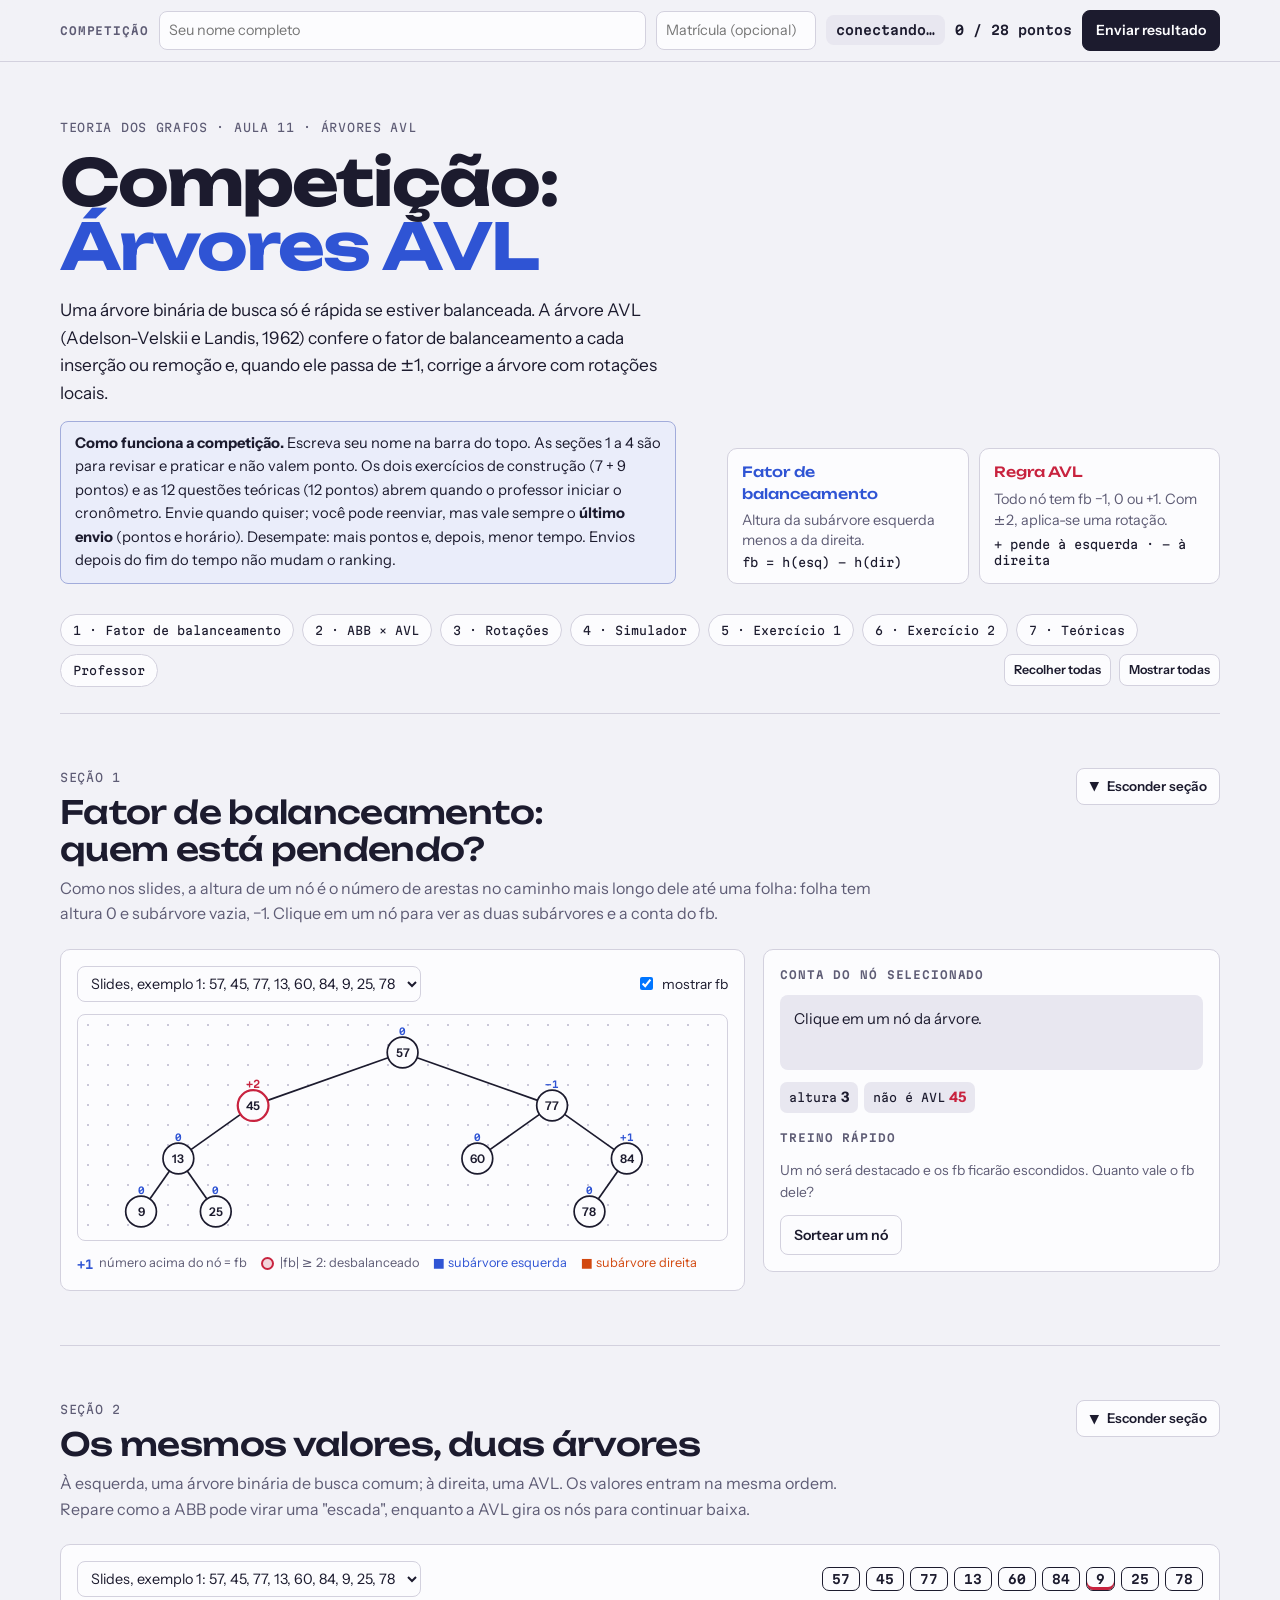
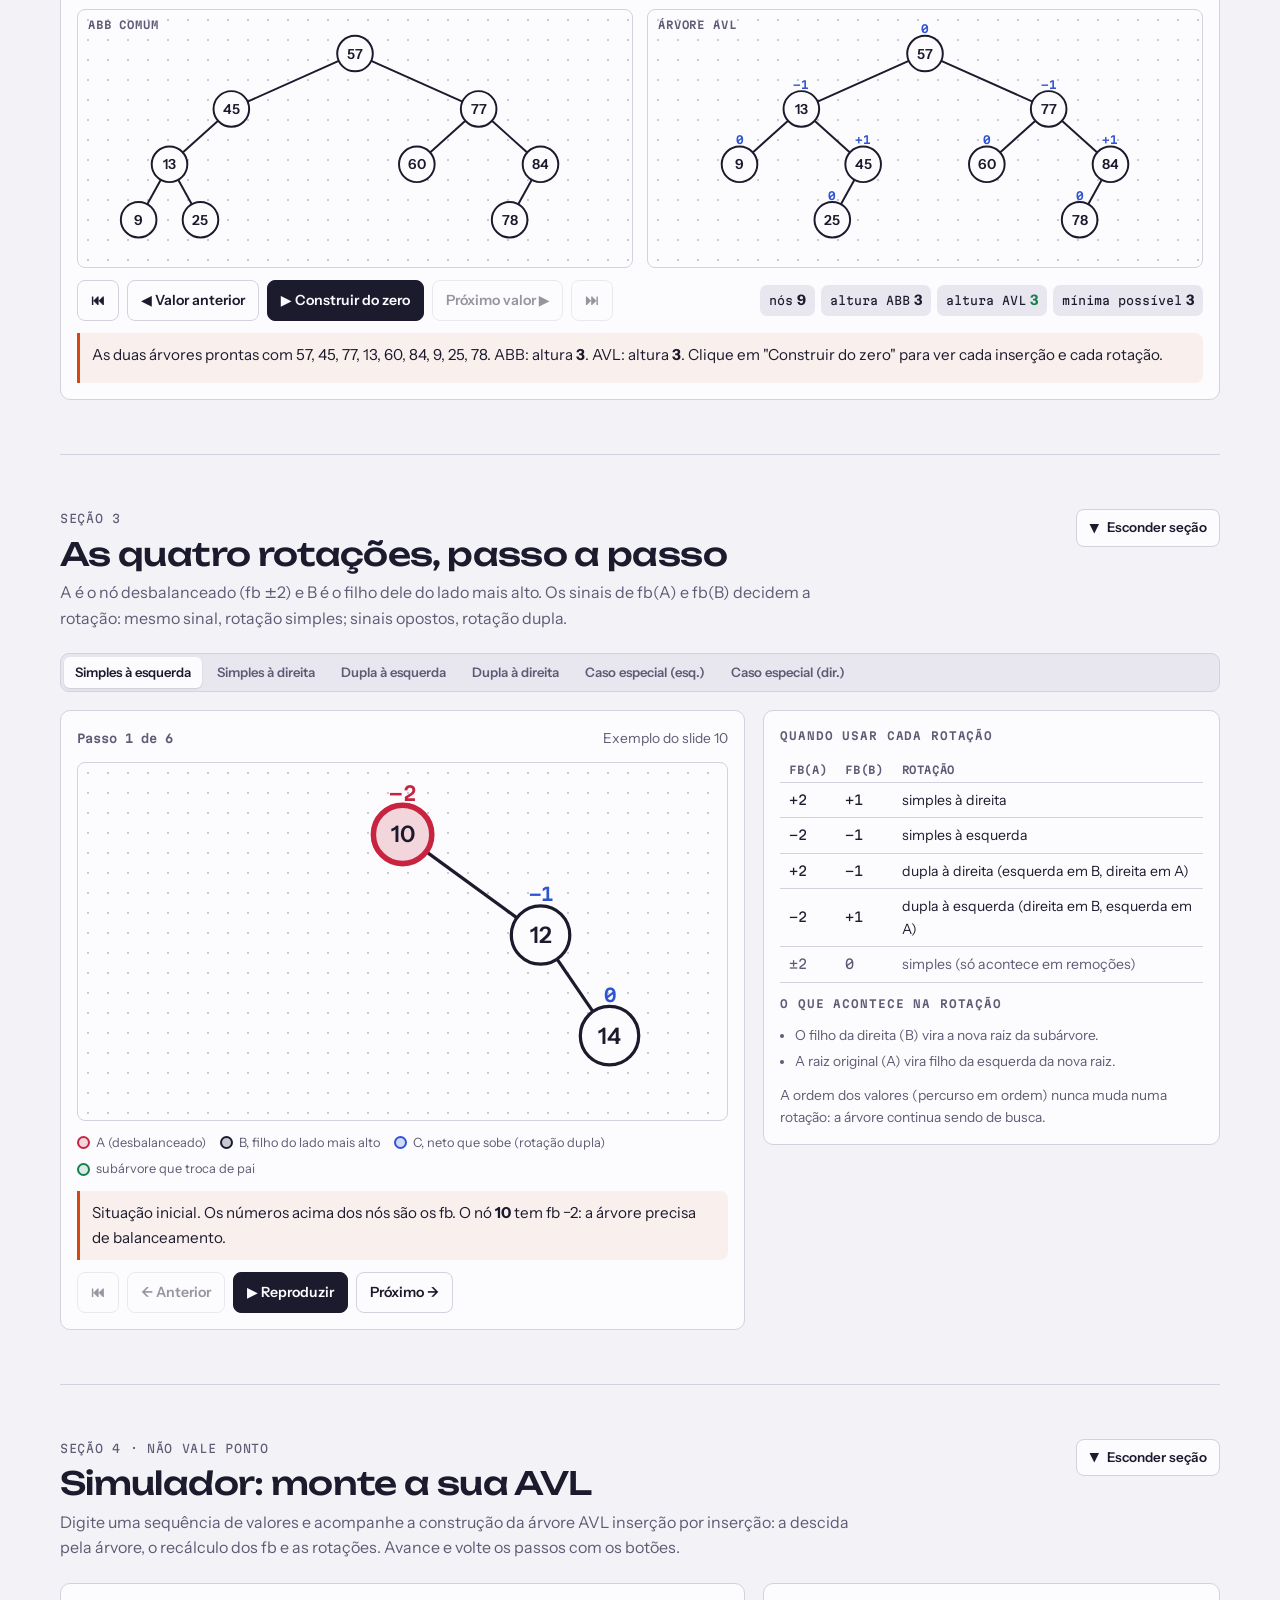
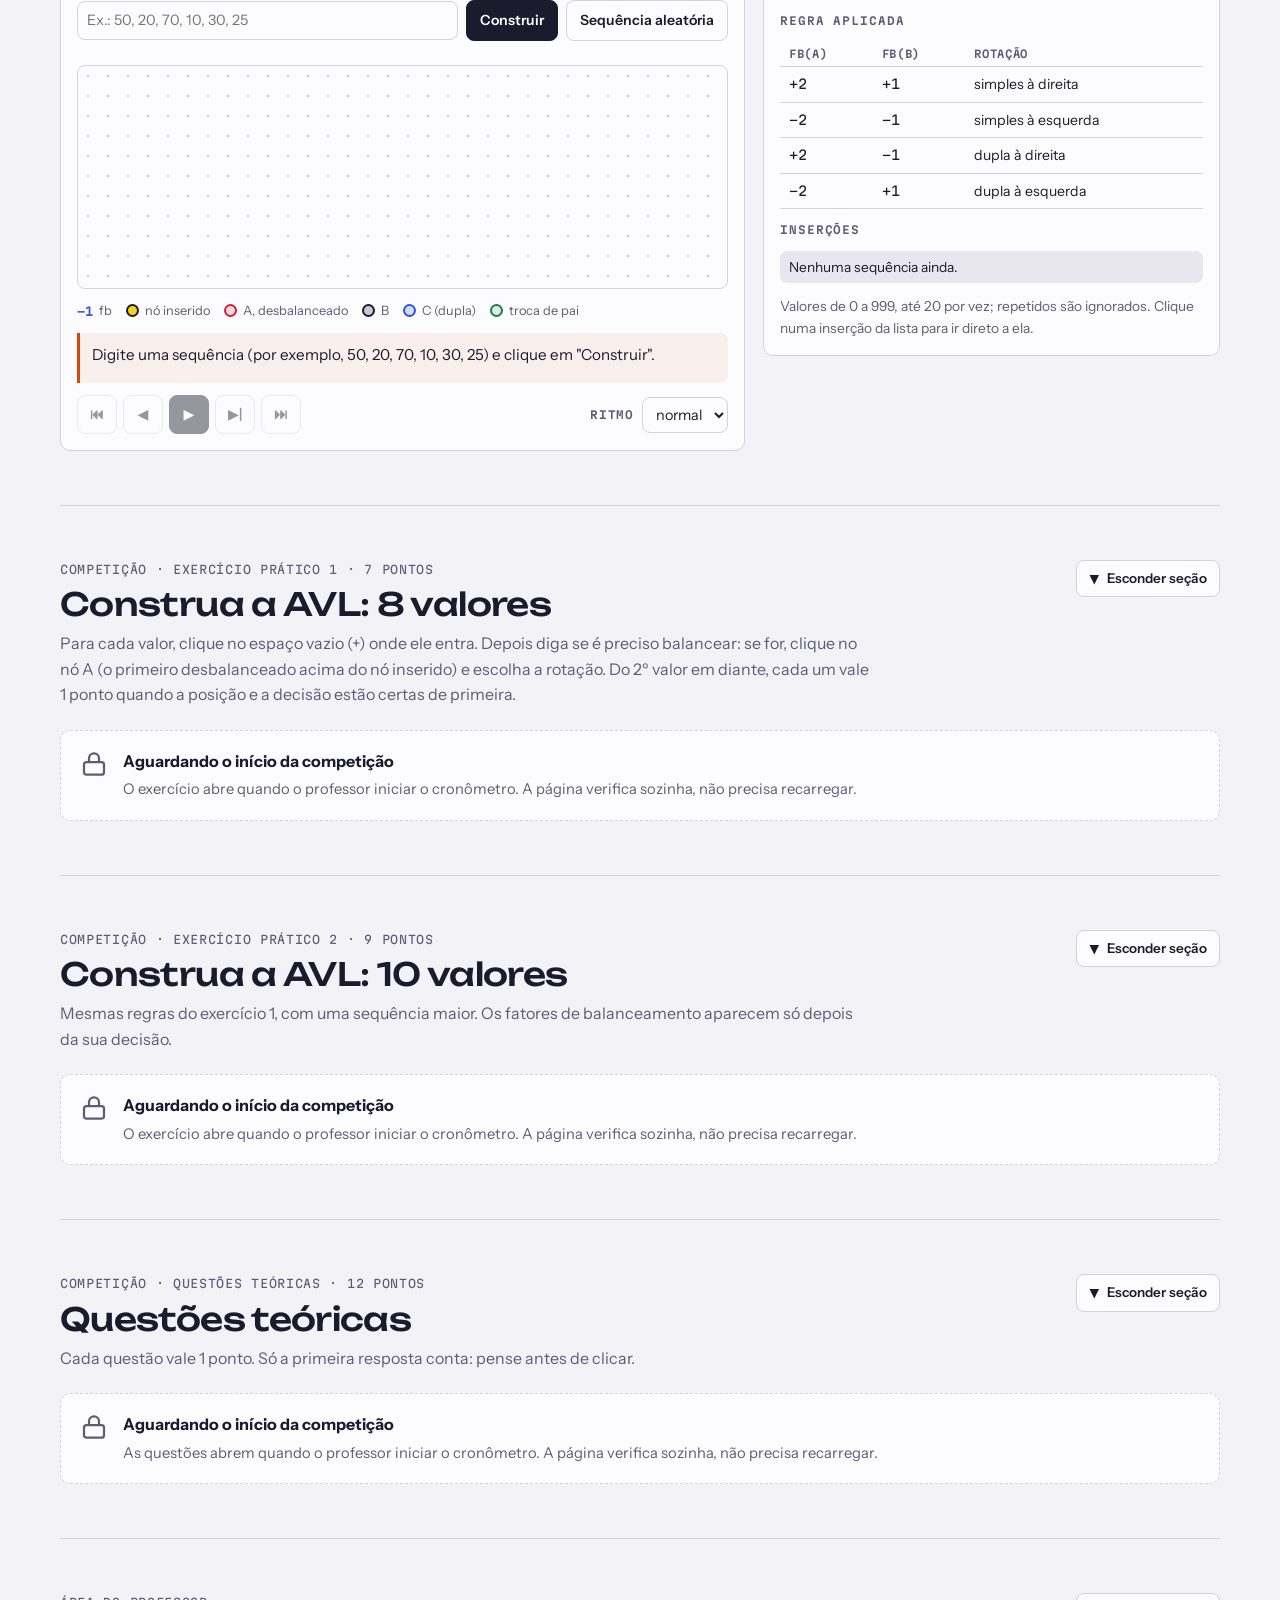
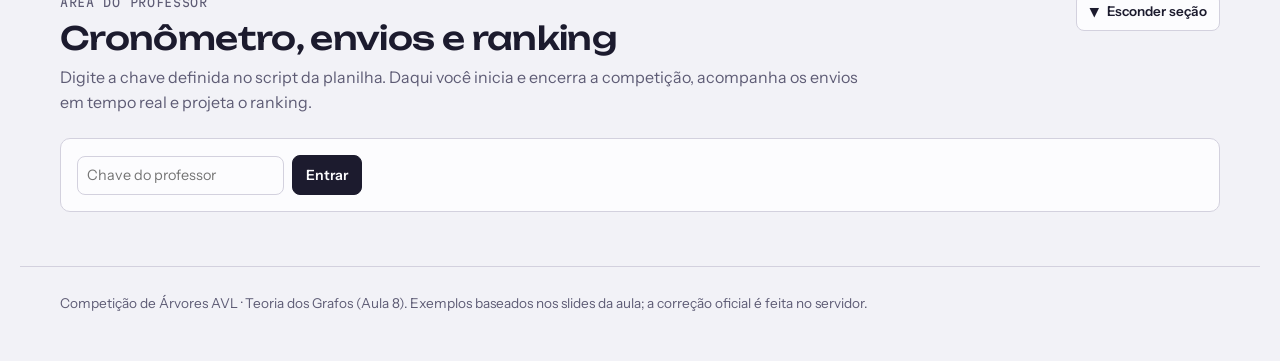
<file: aula-08/index.html>
<!doctype html>
<html lang="pt-BR">
  <head>
    <meta charset="utf-8" />
    <meta name="viewport" content="width=device-width,initial-scale=1" />
    <title>Competição AVL</title>
    <link rel="preconnect" href="https://fonts.googleapis.com" />
    <link rel="preconnect" href="https://fonts.gstatic.com" crossorigin />
    <link
      rel="stylesheet"
      href="https://fonts.googleapis.com/css2?family=Unbounded:wght@500;700&family=Instrument+Sans:wght@400;500;600;700&family=Martian+Mono:wght@400;600&display=swap"
    />
    <style>
      /* Mesmo papel pontilhado do "Laboratório de Árvores" (mesma disciplina). Números acima dos nós são fatores de balanceamento; seções recolhíveis. */
      :root {
        --bg: #f2f2f7;
        --surface: #fcfcfe;
        --sunk: #e8e7f0;
        --ink: #1c1b2e;
        --muted: #5e5c75;
        --line: #d3d1de;
        --dot: #c9c7d8;
        --vtx: #2f54d4;
        --edge: #d2480f;
        --out: #15804a;
        --in: #c8233f;
        --f-display: "Unbounded", "Arial Black", system-ui, sans-serif;
        --f-body:
          "Instrument Sans", system-ui, -apple-system, "Segoe UI", Roboto,
          sans-serif;
        --f-mono:
          "Martian Mono", ui-monospace, "SFMono-Regular", Menlo, Consolas,
          monospace;
        --r: 10px;
      }
      @media (prefers-color-scheme: dark) {
        :root:not([data-theme="light"]) {
          --bg: #121220;
          --surface: #1a1a2b;
          --sunk: #0e0e19;
          --ink: #e7e6f2;
          --muted: #9c9ab4;
          --line: #2e2d45;
          --dot: #34334d;
          --vtx: #7c98ff;
          --edge: #ff8a4c;
          --out: #4fd08c;
          --in: #ff6b85;
          color-scheme: dark;
        }
      }
      :root[data-theme="dark"] {
        --bg: #121220;
        --surface: #1a1a2b;
        --sunk: #0e0e19;
        --ink: #e7e6f2;
        --muted: #9c9ab4;
        --line: #2e2d45;
        --dot: #34334d;
        --vtx: #7c98ff;
        --edge: #ff8a4c;
        --out: #4fd08c;
        --in: #ff6b85;
        color-scheme: dark;
      }
      * {
        box-sizing: border-box;
      }
      [hidden] {
        display: none !important;
      }
      body {
        background: var(--bg);
        color: var(--ink);
        font: 16px/1.6 var(--f-body);
        -webkit-font-smoothing: antialiased;
      }
      .wrap {
        max-width: 1240px;
        margin-inline: auto;
        padding-inline: clamp(16px, 4vw, 40px);
      }
      h1,
      h2,
      h3,
      h4 {
        margin: 0;
        text-wrap: balance;
      }
      p {
        margin: 0;
      }
      .kv {
        color: var(--vtx);
        font-weight: 600;
      }
      .ke {
        color: var(--edge);
        font-weight: 600;
      }
      .ko {
        color: var(--out);
        font-weight: 600;
      }
      .ki {
        color: var(--in);
        font-weight: 600;
      }
      code {
        font-family: var(--f-mono);
        font-size: 0.84em;
      }
      :focus-visible {
        outline: 2px solid var(--vtx);
        outline-offset: 2px;
      }

      /* cabeçalho */
      .hero {
        display: grid;
        grid-template-columns: minmax(0, 1.25fr) minmax(0, 1fr);
        gap: clamp(20px, 4vw, 56px);
        padding-block: clamp(28px, 5vw, 56px) 20px;
        align-items: end;
      }
      .eyebrow {
        font-family: var(--f-mono);
        font-size: 0.72rem;
        letter-spacing: 0.06em;
        text-transform: uppercase;
        color: var(--muted);
        margin-bottom: 14px;
      }
      h1 {
        font-family: var(--f-display);
        font-weight: 700;
        font-size: clamp(2.1rem, 5.4vw, 4rem);
        line-height: 1;
        letter-spacing: -0.03em;
      }
      h1 .v {
        color: var(--vtx);
      }
      .lead {
        font-size: 1.08rem;
        max-width: 56ch;
        margin-top: 18px;
      }
      .hero-pair {
        display: grid;
        grid-template-columns: 1fr 1fr;
        gap: 10px;
      }
      .hero-pair div {
        background: var(--surface);
        border: 1px solid var(--line);
        border-radius: var(--r);
        padding: 12px 14px;
        display: grid;
        gap: 4px;
      }
      .hero-pair b {
        font-family: var(--f-display);
        font-size: 0.88rem;
        font-weight: 500;
      }
      .hero-pair span {
        font-size: 0.9rem;
        color: var(--muted);
        line-height: 1.4;
      }
      .hero-pair .dim {
        font-family: var(--f-mono);
        font-size: 0.74rem;
        color: var(--ink);
      }
      nav.toc {
        display: flex;
        flex-wrap: wrap;
        gap: 8px;
        padding-block: 10px 26px;
        align-items: center;
      }
      nav.toc a {
        font-family: var(--f-mono);
        font-size: 0.72rem;
        color: var(--ink);
        text-decoration: none;
        padding: 6px 12px;
        border: 1px solid var(--line);
        border-radius: 999px;
        background: var(--surface);
      }
      nav.toc a:hover {
        border-color: var(--ink);
      }
      nav.toc .sp {
        flex: 1;
      }

      /* seções recolhíveis */
      section {
        padding-block: clamp(30px, 5vw, 54px);
        border-top: 1px solid var(--line);
      }
      .sec-top {
        display: flex;
        gap: 16px;
        align-items: flex-start;
        justify-content: space-between;
        flex-wrap: wrap;
      }
      .sec-head {
        display: grid;
        gap: 8px;
        max-width: 74ch;
      }
      .sec-head .num {
        font-family: var(--f-mono);
        font-size: 0.72rem;
        color: var(--muted);
        letter-spacing: 0.06em;
      }
      h2 {
        font-family: var(--f-display);
        font-weight: 500;
        font-size: clamp(1.35rem, 2.8vw, 2rem);
        line-height: 1.15;
        letter-spacing: -0.02em;
      }
      .sec-head p {
        color: var(--muted);
      }
      .collapse {
        display: inline-flex;
        align-items: center;
        gap: 8px;
        font-size: 0.84rem;
        font-weight: 600;
        padding: 7px 12px;
        border-radius: 8px;
        border: 1px solid var(--line);
        background: var(--surface);
        color: var(--ink);
        cursor: pointer;
        white-space: nowrap;
      }
      .collapse:hover {
        border-color: var(--ink);
      }
      .collapse .chev {
        display: inline-block;
        transition: transform 0.25s;
        font-size: 0.78rem;
      }
      section.closed .collapse .chev {
        transform: rotate(-90deg);
      }
      section.closed {
        padding-block: 18px;
      }
      section.closed .sec-head p {
        display: none;
      }
      .sec-body {
        margin-top: 22px;
        display: grid;
        gap: 18px;
      }
      section.closed .sec-body {
        display: none;
      }
      h3.sub {
        font-family: var(--f-display);
        font-weight: 500;
        font-size: 1.08rem;
        margin-top: 10px;
      }
      p.subp {
        color: var(--muted);
        font-size: 0.95rem;
        max-width: 74ch;
        margin-top: -10px;
      }

      .card {
        background: var(--surface);
        border: 1px solid var(--line);
        border-radius: var(--r);
        padding: 16px;
        display: flex;
        flex-direction: column;
        gap: 12px;
        min-width: 0;
      }
      .card h4 {
        font: 500 0.98rem var(--f-display);
      }
      .lbl {
        font-family: var(--f-mono);
        font-size: 0.68rem;
        font-weight: 600;
        letter-spacing: 0.08em;
        text-transform: uppercase;
        color: var(--muted);
      }
      .hint {
        font-size: 0.86rem;
        color: var(--muted);
      }
      .row {
        display: flex;
        flex-wrap: wrap;
        gap: 8px;
        align-items: center;
      }
      .row.spread {
        justify-content: space-between;
      }

      /* controles */
      button {
        font: inherit;
        color: inherit;
      }
      .btn {
        display: inline-flex;
        align-items: center;
        justify-content: center;
        gap: 8px;
        font-weight: 600;
        font-size: 0.88rem;
        padding: 8px 13px;
        border-radius: 8px;
        border: 1px solid var(--line);
        background: var(--surface);
        color: var(--ink);
        cursor: pointer;
        transition:
          border-color 0.15s,
          background 0.15s,
          transform 0.1s;
      }
      .btn:hover {
        border-color: var(--ink);
      }
      .btn:active {
        transform: translateY(1px);
      }
      .btn[disabled] {
        opacity: 0.45;
        cursor: not-allowed;
      }
      .btn-primary {
        background: var(--ink);
        color: var(--surface);
        border-color: var(--ink);
      }
      .btn-primary:hover {
        background: var(--vtx);
        border-color: var(--vtx);
      }
      .btn.sm {
        font-size: 0.78rem;
        padding: 5px 9px;
      }
      .btn.danger:hover {
        border-color: var(--in);
        color: var(--in);
      }
      .seg {
        display: inline-flex;
        flex-wrap: wrap;
        gap: 4px;
        padding: 3px;
        border: 1px solid var(--line);
        border-radius: 9px;
        background: var(--sunk);
      }
      .seg button {
        font-size: 0.82rem;
        font-weight: 600;
        padding: 5px 11px;
        border: 0;
        border-radius: 6px;
        background: transparent;
        cursor: pointer;
        color: var(--muted);
      }
      .seg button[aria-pressed="true"] {
        background: var(--surface);
        color: var(--ink);
        box-shadow: 0 1px 2px rgb(0 0 0 / 0.12);
      }
      select,
      input[type="text"],
      input[type="number"],
      input[type="password"] {
        font: inherit;
        font-size: 0.9rem;
        padding: 7px 9px;
        border-radius: 8px;
        border: 1px solid var(--line);
        background: var(--surface);
        color: var(--ink);
        min-width: 0;
      }
      input[type="number"] {
        width: 92px;
        font-family: var(--f-mono);
      }
      label.chk {
        display: inline-flex;
        gap: 6px;
        align-items: center;
        font-size: 0.86rem;
      }

      /* árvore */
      .canvas {
        position: relative;
        border-radius: 8px;
        border: 1px solid var(--line);
        background-color: var(--surface);
        background-image: radial-gradient(var(--dot) 1px, transparent 1.2px);
        background-size: 20px 20px;
        overflow: hidden;
      }
      .canvas svg {
        display: block;
        width: 100%;
        height: auto;
        user-select: none;
        -webkit-user-select: none;
        touch-action: manipulation;
      }
      .canvas .tag {
        position: absolute;
        left: 10px;
        top: 8px;
        font: 600 0.66rem var(--f-mono);
        letter-spacing: 0.08em;
        text-transform: uppercase;
        color: var(--muted);
      }
      .te {
        stroke: var(--ink);
        stroke-width: 2;
        transition:
          stroke 0.2s,
          opacity 0.4s;
      }
      .te.gone {
        opacity: 0;
      }
      .tn {
        cursor: pointer;
        transition: opacity 0.4s;
      }
      .tn.gone {
        opacity: 0;
        pointer-events: none;
      }
      .tn circle {
        fill: var(--surface);
        stroke: var(--ink);
        stroke-width: 2;
        transition:
          fill 0.25s,
          stroke 0.25s,
          stroke-width 0.25s;
      }
      .tn text {
        font: 600 14px var(--f-body);
        fill: var(--ink);
        text-anchor: middle;
        dominant-baseline: central;
        pointer-events: none;
        transition: fill 0.25s;
      }
      .tn .tbadge {
        font: 600 11px var(--f-mono);
        fill: var(--vtx);
      }
      .tn.unb .tbadge {
        fill: var(--in);
        font-size: 12px;
      }
      .tn.unb circle {
        stroke: var(--in);
        stroke-width: 2.6;
      }
      .tn.pop circle,
      .tn.pop text:not(.tbadge) {
        animation: tpop 0.55s cubic-bezier(0.3, 1.6, 0.5, 1);
        transform-box: fill-box;
        transform-origin: center;
      }
      @keyframes tpop {
        from {
          transform: scale(0.15);
        }
        to {
          transform: scale(1);
        }
      }
      .tn.path circle {
        stroke: var(--edge);
        stroke-width: 3;
      }
      .tn.check circle {
        stroke: var(--vtx);
        stroke-width: 3.2;
        fill: color-mix(in srgb, var(--vtx) 12%, var(--surface));
      }
      .tn.new circle {
        fill: #f2d21b;
        stroke: var(--ink);
      }
      .tn.new text:not(.tbadge) {
        fill: #1c1b2e;
      }
      .tn.bad circle {
        fill: color-mix(in srgb, var(--in) 18%, var(--surface));
        stroke: var(--in);
        stroke-width: 3.4;
      }
      .tn.pivot circle {
        fill: color-mix(in srgb, var(--muted) 32%, var(--surface));
        stroke: var(--ink);
        stroke-width: 2.6;
      }
      .tn.up circle {
        fill: color-mix(in srgb, var(--vtx) 20%, var(--surface));
        stroke: var(--vtx);
        stroke-width: 3;
      }
      .tn.move circle {
        stroke: var(--out);
        stroke-width: 3.2;
        fill: color-mix(in srgb, var(--out) 14%, var(--surface));
      }
      .tn.move text:not(.tbadge) {
        fill: var(--out);
      }
      .tn.del circle {
        fill: var(--in);
        stroke: var(--in);
      }
      .tn.del text:not(.tbadge) {
        fill: #fff;
      }
      .tn.succ circle {
        fill: var(--out);
        stroke: var(--out);
      }
      .tn.succ text:not(.tbadge) {
        fill: #fff;
      }
      .tn.ok circle {
        stroke: var(--out);
        stroke-width: 3;
      }
      .tn.subL circle {
        fill: color-mix(in srgb, var(--vtx) 16%, var(--surface));
        stroke: var(--vtx);
      }
      .tn.subR circle {
        fill: color-mix(in srgb, var(--edge) 16%, var(--surface));
        stroke: var(--edge);
      }
      .tn.sel circle {
        stroke: var(--ink);
        stroke-width: 3.6;
      }
      .tn.mark circle {
        stroke: var(--in);
        stroke-width: 3.2;
        stroke-dasharray: 5 3;
      }
      .tn.dim {
        opacity: 0.35;
      }
      .probe {
        fill: none;
        stroke: var(--edge);
        stroke-width: 3;
        transition:
          transform 0.3s cubic-bezier(0.4, 0, 0.2, 1),
          opacity 0.2s;
        pointer-events: none;
      }
      .tnote {
        font: 600 12px var(--f-mono);
        fill: var(--edge);
        pointer-events: none;
      }
      .tnote-bg {
        fill: var(--surface);
        opacity: 0.92;
        pointer-events: none;
      }
      .rotarrow {
        fill: none;
        stroke: var(--edge);
        stroke-width: 3;
        stroke-linecap: round;
        pointer-events: none;
        animation: rfade 0.5s both;
      }
      .rothead {
        fill: var(--edge);
        pointer-events: none;
        animation: rfade 0.5s both;
      }
      @keyframes rfade {
        from {
          opacity: 0;
        }
      }

      /* legendas e textos */
      .legend {
        display: flex;
        flex-wrap: wrap;
        gap: 6px 14px;
        font-size: 0.8rem;
        color: var(--muted);
      }
      .legend span {
        display: inline-flex;
        align-items: center;
        gap: 6px;
      }
      .legend i {
        width: 13px;
        height: 13px;
        border-radius: 50%;
        border: 2px solid var(--ink);
        display: inline-block;
        background: var(--surface);
      }
      .legend i.bad {
        border-color: var(--in);
        background: color-mix(in srgb, var(--in) 18%, var(--surface));
      }
      .legend i.pivot {
        background: color-mix(in srgb, var(--muted) 32%, var(--surface));
      }
      .legend i.up {
        border-color: var(--vtx);
        background: color-mix(in srgb, var(--vtx) 20%, var(--surface));
      }
      .legend i.move {
        border-color: var(--out);
        background: color-mix(in srgb, var(--out) 14%, var(--surface));
      }
      .legend i.new {
        background: #f2d21b;
      }
      .legend b {
        font: 600 0.74rem var(--f-mono);
        color: var(--vtx);
      }
      .caption {
        min-height: 3.3em;
        font-size: 0.95rem;
        padding: 10px 12px;
        border-left: 3px solid var(--edge);
        background: color-mix(in srgb, var(--edge) 7%, transparent);
        border-radius: 0 8px 8px 0;
      }
      .stats {
        display: flex;
        flex-wrap: wrap;
        gap: 6px;
      }
      .stat {
        font-family: var(--f-mono);
        font-size: 0.72rem;
        padding: 4px 9px;
        border-radius: 7px;
        background: var(--sunk);
      }
      .stat b {
        font-family: var(--f-body);
        font-size: 0.9rem;
        margin-left: 4px;
      }
      .stat.good b {
        color: var(--out);
      }
      .stat.badv b {
        color: var(--in);
      }
      .chips {
        display: flex;
        flex-wrap: wrap;
        gap: 6px;
      }
      .vchip {
        font: 600 0.78rem var(--f-mono);
        padding: 4px 9px;
        border-radius: 7px;
        border: 1px solid var(--line);
        background: var(--surface);
        color: var(--muted);
        transition: all 0.25s;
      }
      .vchip.done {
        color: var(--ink);
        border-color: var(--ink);
      }
      .vchip.cur {
        background: var(--edge);
        border-color: var(--edge);
        color: #fff;
        transform: translateY(-2px);
      }
      .vchip.rot {
        box-shadow: inset 0 -3px 0 var(--in);
      }
      .log {
        list-style: none;
        margin: 0;
        padding: 0;
        display: grid;
        gap: 4px;
        max-height: 260px;
        overflow: auto;
        font-size: 0.86rem;
      }
      .log li {
        padding: 5px 9px;
        border-radius: 7px;
        background: var(--sunk);
      }
      .log li b {
        font-family: var(--f-mono);
        font-size: 0.78rem;
      }
      .log li[data-f] {
        cursor: pointer;
      }
      .log li[data-f]:hover {
        outline: 1px solid var(--line);
      }
      .log li.cur {
        box-shadow: inset 3px 0 0 var(--edge);
      }
      .log li.rot {
        background: color-mix(in srgb, var(--in) 10%, var(--sunk));
      }

      /* tabela de regras */
      .rules {
        width: 100%;
        border-collapse: collapse;
        font-size: 0.88rem;
      }
      .rules th,
      .rules td {
        padding: 6px 9px;
        border-bottom: 1px solid var(--line);
        text-align: left;
      }
      .rules th {
        font: 600 0.66rem var(--f-mono);
        letter-spacing: 0.06em;
        text-transform: uppercase;
        color: var(--muted);
      }
      .rules td:first-child,
      .rules td:nth-child(2) {
        font-family: var(--f-mono);
        font-size: 0.82rem;
        white-space: nowrap;
      }
      .rules tr.on td {
        background: color-mix(in srgb, var(--edge) 16%, transparent);
        font-weight: 600;
      }
      .rules tr.extra td {
        color: var(--muted);
      }
      .rules tr.extra.on td {
        color: var(--ink);
      }

      /* layouts */
      .duo {
        display: grid;
        grid-template-columns: minmax(0, 1fr) minmax(0, 1fr);
        gap: 14px;
      }
      .two {
        display: grid;
        grid-template-columns: minmax(0, 1.5fr) minmax(0, 1fr);
        gap: 18px;
        align-items: start;
      }
      .pstrip {
        display: flex;
        flex-wrap: wrap;
        gap: 6px;
        align-items: center;
      }
      .pstrip .btn {
        min-width: 40px;
        padding: 7px 10px;
      }
      .pstrip .pc-count {
        font: 600 0.72rem var(--f-mono);
        color: var(--muted);
        margin-left: 4px;
      }
      .pctrl {
        display: flex;
        flex-wrap: wrap;
        gap: 8px;
        align-items: center;
        justify-content: space-between;
      }
      .pcount {
        font: 600 0.74rem var(--f-mono);
        color: var(--muted);
      }
      .info {
        font-size: 0.94rem;
        padding: 12px 14px;
        border-radius: 8px;
        background: var(--sunk);
        min-height: 5em;
      }
      .info .big {
        font: 600 1.1rem var(--f-mono);
      }

      /* exercícios */
      .fb {
        font-size: 0.92rem;
        padding: 9px 12px;
        border-radius: 8px;
        background: var(--sunk);
        min-height: 2.6em;
      }
      .fb.ok {
        background: color-mix(in srgb, var(--out) 13%, transparent);
      }
      .fb.ok b {
        color: var(--out);
      }
      .fb.bad {
        background: color-mix(in srgb, var(--in) 11%, transparent);
      }
      .fb.bad b {
        color: var(--in);
      }
      .choices {
        display: flex;
        flex-wrap: wrap;
        gap: 6px;
      }
      .choices button {
        font-size: 0.86rem;
        font-weight: 600;
        padding: 7px 11px;
        border-radius: 8px;
        border: 1px solid var(--line);
        background: var(--surface);
        cursor: pointer;
      }
      .choices button:hover:not([disabled]) {
        border-color: var(--ink);
      }
      .choices button[disabled] {
        cursor: default;
      }
      .choices button.sel {
        border-color: var(--ink);
        background: var(--sunk);
      }
      .choices button.right {
        border-color: var(--out);
        background: color-mix(in srgb, var(--out) 14%, transparent);
        color: var(--out);
      }
      .choices button.wrong {
        border-color: var(--in);
        background: color-mix(in srgb, var(--in) 12%, transparent);
        color: var(--in);
      }
      .score {
        font: 600 0.84rem var(--f-mono);
      }
      .dcards {
        display: grid;
        grid-template-columns: repeat(auto-fit, minmax(min(100%, 340px), 1fr));
        gap: 14px;
      }
      .dcards .seqs {
        font: 600 0.8rem var(--f-mono);
        color: var(--muted);
      }
      .ans {
        display: grid;
        gap: 8px;
      }
      .ans ol {
        margin: 0;
        padding-left: 1.2em;
        font-size: 0.86rem;
        display: grid;
        gap: 2px;
      }
      .quiz-top {
        display: flex;
        flex-wrap: wrap;
        gap: 12px;
        align-items: center;
        justify-content: space-between;
      }
      .qscore {
        font: 600 0.92rem var(--f-mono);
      }
      .qbar {
        flex: 1;
        min-width: 160px;
        max-width: 360px;
        height: 6px;
        border-radius: 3px;
        background: var(--sunk);
        overflow: hidden;
      }
      .qbar i {
        display: block;
        height: 100%;
        width: 0;
        background: var(--out);
        transition: width 0.4s;
      }
      .quiz {
        display: grid;
        grid-template-columns: repeat(auto-fit, minmax(min(100%, 360px), 1fr));
        gap: 14px;
      }
      .q h4 {
        font: 600 1rem/1.45 var(--f-body);
      }
      .q .qn {
        font-family: var(--f-mono);
        font-size: 0.68rem;
        color: var(--muted);
      }
      .opts {
        display: grid;
        gap: 6px;
      }
      .opts button {
        text-align: left;
        font-size: 0.92rem;
        padding: 8px 12px;
        border-radius: 8px;
        border: 1px solid var(--line);
        background: var(--surface);
        cursor: pointer;
        line-height: 1.4;
      }
      .opts button:hover:not([disabled]) {
        border-color: var(--ink);
      }
      .opts button[disabled] {
        cursor: default;
      }
      .opts button.right {
        border-color: var(--out);
        background: color-mix(in srgb, var(--out) 13%, transparent);
      }
      .opts button.wrong {
        border-color: var(--in);
        background: color-mix(in srgb, var(--in) 11%, transparent);
      }
      .q .why {
        font-size: 0.9rem;
        border-left: 3px solid var(--out);
        padding-left: 10px;
      }
      .q .why.miss {
        border-left-color: var(--in);
      }
      .open textarea {
        font: inherit;
        font-size: 0.92rem;
        width: 100%;
        min-height: 90px;
        padding: 9px 11px;
        border-radius: 8px;
        border: 1px solid var(--line);
        background: var(--surface);
        color: var(--ink);
        resize: vertical;
      }
      .model {
        font-size: 0.92rem;
        border-left: 3px solid var(--vtx);
        padding: 4px 0 4px 12px;
      }
      footer {
        border-top: 1px solid var(--line);
        padding-block: 26px 46px;
        color: var(--muted);
        font-size: 0.85rem;
      }

      /* ---------- competição ---------- */
      .idbar {
        position: sticky;
        top: 0;
        z-index: 40;
        background: color-mix(in srgb, var(--bg) 90%, transparent);
        backdrop-filter: blur(8px);
        -webkit-backdrop-filter: blur(8px);
        border-bottom: 1px solid var(--line);
      }
      .idbar .wrap {
        display: flex;
        flex-wrap: wrap;
        gap: 8px 10px;
        align-items: center;
        padding-block: 10px;
      }
      .idbar #who {
        flex: 1 1 200px;
      }
      .idbar #mat {
        flex: 0 1 160px;
      }
      .clock {
        font: 600 0.8rem var(--f-mono);
        padding: 7px 10px;
        border-radius: 8px;
        background: var(--sunk);
        white-space: nowrap;
      }
      .clock.on {
        background: color-mix(in srgb, var(--out) 16%, transparent);
        color: var(--out);
      }
      .clock.warn {
        background: color-mix(in srgb, var(--edge) 18%, transparent);
        color: var(--edge);
      }
      .clock.end {
        background: color-mix(in srgb, var(--in) 14%, transparent);
        color: var(--in);
      }
      .ptsb {
        font: 600 0.8rem var(--f-mono);
        white-space: nowrap;
      }
      .need {
        border-color: var(--in) !important;
        box-shadow: 0 0 0 2px color-mix(in srgb, var(--in) 25%, transparent);
      }
      .send-panel {
        display: flex;
        flex-wrap: wrap;
        gap: 10px;
        align-items: center;
        justify-content: space-between;
        padding: 10px 14px;
        margin-bottom: 10px;
        border-radius: 8px;
        background: var(--surface);
        border: 1px solid var(--line);
        font-size: 0.92rem;
      }
      .send-panel.ok {
        background: color-mix(in srgb, var(--out) 12%, var(--surface));
        border-color: var(--out);
      }
      .send-panel.bad {
        background: color-mix(in srgb, var(--in) 10%, var(--surface));
        border-color: var(--in);
      }
      .ptinfo {
        font-size: 0.92rem;
        padding: 10px 14px;
        border-radius: 8px;
        background: color-mix(in srgb, var(--vtx) 9%, var(--surface));
        border: 1px solid color-mix(in srgb, var(--vtx) 30%, var(--line));
      }
      .locked {
        display: flex;
        gap: 14px;
        align-items: flex-start;
        padding: 18px;
        border: 1.5px dashed var(--line);
        border-radius: var(--r);
        background: var(--surface);
      }
      .locked svg {
        width: 30px;
        height: 30px;
        flex: none;
        color: var(--muted);
      }
      .locked p {
        color: var(--muted);
        font-size: 0.92rem;
        margin-top: 4px;
      }
      .slot {
        cursor: pointer;
      }
      .slot circle {
        fill: transparent;
        stroke: var(--muted);
        stroke-dasharray: 4 4;
        stroke-width: 1.6;
      }
      .slot:hover circle {
        stroke: var(--vtx);
        fill: color-mix(in srgb, var(--vtx) 12%, transparent);
      }
      .slot line {
        stroke: var(--line);
        stroke-dasharray: 3 4;
        stroke-width: 1.6;
        pointer-events: none;
      }
      .slot text {
        font: 600 16px var(--f-body);
        fill: var(--muted);
        text-anchor: middle;
        dominant-baseline: central;
        pointer-events: none;
      }
      .slot.bad circle {
        stroke: var(--in);
        fill: color-mix(in srgb, var(--in) 14%, transparent);
        animation: shake 0.4s;
      }
      @keyframes shake {
        20%,
        60% {
          transform: translateX(-4px);
        }
        40%,
        80% {
          transform: translateX(4px);
        }
      }
      .slot.bad {
        transform-box: fill-box;
      }
      .expts {
        font: 600 0.84rem var(--f-mono);
      }
      .hint-a {
        font-size: 0.84rem;
        color: var(--muted);
      }
      /* professor */
      .rk-bar {
        display: flex;
        flex-wrap: wrap;
        gap: 8px;
        align-items: center;
      }
      .rk-status {
        font-size: 0.86rem;
        color: var(--muted);
      }
      .state-chip {
        font: 600 0.74rem var(--f-mono);
        letter-spacing: 0.06em;
        text-transform: uppercase;
        padding: 5px 10px;
        border-radius: 999px;
        background: var(--sunk);
      }
      .state-chip.on {
        background: color-mix(in srgb, var(--out) 18%, transparent);
        color: var(--out);
      }
      .state-chip.end {
        background: color-mix(in srgb, var(--in) 15%, transparent);
        color: var(--in);
      }
      .bigclock {
        font: 700 clamp(1.8rem, 4vw, 2.6rem) var(--f-mono);
        letter-spacing: -0.02em;
      }
      .rk-grid {
        display: grid;
        grid-template-columns: minmax(0, 1.6fr) minmax(0, 1fr);
        gap: 18px;
        align-items: start;
      }
      .rk-table {
        width: 100%;
        border-collapse: collapse;
        font-size: 0.9rem;
      }
      .rk-table th,
      .rk-table td {
        padding: 7px 9px;
        border-bottom: 1px solid var(--line);
        text-align: left;
      }
      .rk-table th {
        font: 600 0.64rem var(--f-mono);
        letter-spacing: 0.06em;
        text-transform: uppercase;
        color: var(--muted);
      }
      .rk-table td.n {
        font-family: var(--f-mono);
        font-size: 0.84rem;
        text-align: right;
        white-space: nowrap;
      }
      .rk-table tr.flash td {
        animation: flash 2.4s;
      }
      @keyframes flash {
        0% {
          background: color-mix(in srgb, var(--edge) 30%, transparent);
        }
        100% {
          background: transparent;
        }
      }
      .medal {
        display: inline-flex;
        width: 24px;
        height: 24px;
        border-radius: 50%;
        align-items: center;
        justify-content: center;
        font: 700 0.76rem var(--f-mono);
        background: var(--sunk);
      }
      .medal.g1 {
        background: #f2c94c;
        color: #3a2c00;
      }
      .medal.g2 {
        background: #c9ced6;
        color: #222;
      }
      .medal.g3 {
        background: #d99a5b;
        color: #2a1600;
      }
      .feed {
        list-style: none;
        margin: 0;
        padding: 0;
        display: grid;
        gap: 5px;
        max-height: 420px;
        overflow: auto;
      }
      .feed li {
        display: flex;
        gap: 8px;
        justify-content: space-between;
        align-items: center;
        padding: 6px 9px;
        border-radius: 7px;
        background: var(--sunk);
        font-size: 0.86rem;
      }
      .feed li.new {
        animation: flash 2.4s;
      }
      .feed .t {
        font: 600 0.72rem var(--f-mono);
        color: var(--muted);
      }
      .tag-ok,
      .tag-late {
        font: 600 0.66rem var(--f-mono);
        padding: 2px 7px;
        border-radius: 999px;
        white-space: nowrap;
      }
      .tag-ok {
        background: color-mix(in srgb, var(--out) 16%, transparent);
        color: var(--out);
      }
      .tag-late {
        background: color-mix(in srgb, var(--in) 14%, transparent);
        color: var(--in);
      }
      .setup ol {
        margin: 0;
        padding-left: 1.2em;
        display: grid;
        gap: 4px;
        font-size: 0.92rem;
      }
      /* telão */
      .telao {
        position: fixed;
        inset: 0;
        z-index: 100;
        background: var(--bg);
        overflow: auto;
        padding: clamp(16px, 3vw, 40px);
      }
      .telao-top {
        display: flex;
        flex-wrap: wrap;
        gap: 16px;
        align-items: center;
        justify-content: space-between;
        margin-bottom: 18px;
      }
      .telao h2 {
        font-size: clamp(1.4rem, 3vw, 2.4rem);
      }
      .telao .bigclock {
        font-size: clamp(2.4rem, 7vw, 5rem);
      }
      .tl-list {
        list-style: none;
        margin: 0;
        padding: 0;
        display: grid;
        gap: 8px;
        position: relative;
      }
      .tl-list li {
        display: grid;
        grid-template-columns: 56px minmax(0, 1fr) auto auto;
        gap: 16px;
        align-items: center;
        padding: 12px 18px;
        border-radius: 12px;
        background: var(--surface);
        border: 1px solid var(--line);
        font-size: clamp(1rem, 2vw, 1.4rem);
        will-change: transform;
      }
      .tl-list li .nm {
        font-weight: 700;
        overflow: hidden;
        text-overflow: ellipsis;
        white-space: nowrap;
      }
      .tl-list li .sc {
        font: 700 1.05em var(--f-mono);
      }
      .tl-list li .tm {
        font: 600 0.8em var(--f-mono);
        color: var(--muted);
      }
      .tl-list li.up {
        box-shadow: 0 0 0 3px var(--out);
      }
      .tl-list .medal {
        width: 40px;
        height: 40px;
        font-size: 1rem;
      }
      .tl-ticker {
        margin-top: 16px;
        font-size: 1rem;
        color: var(--muted);
        min-height: 1.6em;
      }
      @media (max-width: 980px) {
        .rk-grid {
          grid-template-columns: minmax(0, 1fr);
        }
      }
      @media (max-width: 720px) {
        .idbar {
          position: static;
        }
      }

      @media (max-width: 980px) {
        .two {
          grid-template-columns: minmax(0, 1fr);
        }
      }
      @media (max-width: 720px) {
        .hero,
        .duo {
          grid-template-columns: minmax(0, 1fr);
        }
      }
      @media (max-width: 460px) {
        .hero-pair {
          grid-template-columns: 1fr;
        }
      }
      @media (prefers-reduced-motion: reduce) {
        * {
          transition: none !important;
          animation: none !important;
        }
      }
    </style>
  </head>
  <body style="margin: 0">
    <div class="idbar" id="idbar">
      <div class="wrap">
        <span class="lbl">Competição</span>
        <input
          id="who"
          type="text"
          placeholder="Seu nome completo"
          autocomplete="name"
          aria-label="Seu nome completo"
          maxlength="80"
        />
        <input
          id="mat"
          type="text"
          placeholder="Matrícula (opcional)"
          aria-label="Matrícula"
          maxlength="30"
        />
        <span class="clock" id="clock">conectando…</span>
        <span class="ptsb" id="pts">0 / 28 pontos</span>
        <button class="btn btn-primary" id="send" type="button">
          Enviar resultado
        </button>
      </div>
      <div class="wrap send-panel" id="sendp" hidden aria-live="polite"></div>
    </div>
    <header class="wrap hero">
      <div>
        <div class="eyebrow">Teoria dos Grafos · Aula 11 · Árvores AVL</div>
        <h1>Competição: <span class="v">Árvores AVL</span></h1>
        <p class="lead">
          Uma árvore binária de busca só é rápida se estiver balanceada. A
          árvore AVL (Adelson-Velskii e Landis, 1962) confere o fator de
          balanceamento a cada inserção ou remoção e, quando ele passa de ±1,
          corrige a árvore com rotações locais.
        </p>
        <p class="ptinfo" style="margin-top: 14px">
          <b>Como funciona a competição.</b> Escreva seu nome na barra do topo.
          As seções 1 a 4 são para revisar e praticar e não valem ponto. Os dois exercícios de
          construção (7 + 9 pontos) e as 12 questões teóricas (12 pontos) abrem
          quando o professor iniciar o cronômetro. Envie quando quiser; você
          pode reenviar, mas vale sempre o <b>último envio</b> (pontos e
          horário). Desempate: mais pontos e, depois, menor tempo. Envios depois
          do fim do tempo não mudam o ranking.
        </p>
      </div>
      <div class="hero-pair">
        <div>
          <b class="kv">Fator de balanceamento</b
          ><span>Altura da subárvore esquerda menos a da direita.</span
          ><span class="dim">fb = h(esq) − h(dir)</span>
        </div>
        <div>
          <b class="ki">Regra AVL</b
          ><span
            >Todo nó tem fb −1, 0 ou +1. Com ±2, aplica-se uma rotação.</span
          ><span class="dim">+ pende à esquerda · − à direita</span>
        </div>
      </div>
    </header>
    <div class="wrap">
      <nav class="toc" aria-label="Seções">
        <a href="#fator">1 · Fator de balanceamento</a>
        <a href="#demo">2 · ABB × AVL</a>
        <a href="#rotacoes">3 · Rotações</a>
        <a href="#sim">4 · Simulador</a>
        <a href="#p1">5 · Exercício 1</a>
        <a href="#p2">6 · Exercício 2</a>
        <a href="#teoricos">7 · Teóricas</a>
        <a href="#prof">Professor</a>
        <span class="sp"></span>
        <button class="btn sm" id="all-close" type="button">
          Recolher todas
        </button>
        <button class="btn sm" id="all-open" type="button">
          Mostrar todas
        </button>
      </nav>
    </div>

    <main class="wrap">
      <!-- ============ 1. FATOR DE BALANCEAMENTO ============ -->
      <section id="fator" data-sec>
        <div class="sec-top">
          <div class="sec-head">
            <span class="num">SEÇÃO 1</span>
            <h2>Fator de balanceamento: quem está pendendo?</h2>
            <p>
              Como nos slides, a altura de um nó é o número de arestas no caminho mais longo
              dele até uma folha: folha tem altura 0 e subárvore vazia, −1. Clique em um nó para ver as
              duas subárvores e a conta do fb.
            </p>
          </div>
          <button class="collapse" type="button" aria-expanded="true">
            <span class="chev">▼</span><span class="ct">Esconder seção</span>
          </button>
        </div>
        <div class="sec-body">
          <div class="two">
            <div class="card">
              <div class="row spread">
                <select id="f-tree" aria-label="Árvore">
                  <option value="ex1">
                    Slides, exemplo 1: 57, 45, 77, 13, 60, 84, 9, 25, 78
                  </option>
                  <option value="ex2">
                    Slides, exemplo 2: 57, 45, 13, 9, 25, 60
                  </option>
                  <option value="avl">AVL do exemplo de inserção</option>
                  <option value="rnd">ABB aleatória</option>
                </select>
                <label class="chk"
                  ><input type="checkbox" id="f-show" checked /> mostrar
                  fb</label
                >
              </div>
              <div class="canvas">
                <svg
                  id="f-svg"
                  viewBox="0 0 760 300"
                  aria-label="Árvore com fatores de balanceamento"
                ></svg>
              </div>
              <div class="legend">
                <span><b>+1</b> número acima do nó = fb</span
                ><span><i class="bad"></i>|fb| ≥ 2: desbalanceado</span
                ><span style="color: var(--vtx)">■ subárvore esquerda</span
                ><span style="color: var(--edge)">■ subárvore direita</span>
              </div>
            </div>
            <div class="card">
              <span class="lbl">Conta do nó selecionado</span>
              <div class="info" id="f-info">Clique em um nó da árvore.</div>
              <div class="stats" id="f-verdict"></div>
              <span class="lbl" style="margin-top: 4px">Treino rápido</span>
              <p class="hint">
                Um nó será destacado e os fb ficarão escondidos. Quanto vale o
                fb dele?
              </p>
              <div class="row">
                <button class="btn" id="f-train" type="button">
                  Sortear um nó</button
                ><span class="score" id="f-score"></span>
              </div>
              <div class="choices" id="f-opts" hidden></div>
              <div class="fb" id="f-fb" hidden></div>
            </div>
          </div>
        </div>
      </section>

      <!-- ============ 2. DEMONSTRAÇÃO ============ -->
      <section id="demo" data-sec>
        <div class="sec-top">
          <div class="sec-head">
            <span class="num">SEÇÃO 2</span>
            <h2>Os mesmos valores, duas árvores</h2>
            <p>
              À esquerda, uma árvore binária de busca comum; à direita, uma AVL.
              Os valores entram na mesma ordem. Repare como a ABB pode virar uma
              "escada", enquanto a AVL gira os nós para continuar baixa.
            </p>
          </div>
          <button class="collapse" type="button" aria-expanded="true">
            <span class="chev">▼</span><span class="ct">Esconder seção</span>
          </button>
        </div>
        <div class="sec-body">
          <div class="card">
            <div class="row spread">
              <select id="d-seq" aria-label="Sequência de valores">
                <option value="ex1">
                  Slides, exemplo 1: 57, 45, 77, 13, 60, 84, 9, 25, 78
                </option>
                <option value="ex2">
                  Slides, exemplo 2: 57, 45, 13, 9, 25, 60
                </option>
                <option value="slides">
                  Slides, outro exemplo: 1, 2, 3, 10, 4, 5, 9, 7, 8
                </option>
                <option value="asc">Ordem crescente: 1 a 12</option>
                <option value="desc">Ordem decrescente: 12 a 1</option>
                <option value="rnd">Sequência aleatória</option>
              </select>
              <div class="chips" id="d-chips"></div>
            </div>
            <div class="duo">
              <div class="canvas">
                <span class="tag">ABB comum</span
                ><svg
                  id="d-bst"
                  viewBox="0 0 560 300"
                  aria-label="Árvore binária de busca comum"
                ></svg>
              </div>
              <div class="canvas">
                <span class="tag">Árvore AVL</span
                ><svg
                  id="d-avl"
                  viewBox="0 0 560 300"
                  aria-label="Árvore AVL"
                ></svg>
              </div>
            </div>
            <div class="row spread">
              <div class="row">
                <button
                  class="btn"
                  id="d-first"
                  type="button"
                  title="Árvores vazias"
                  aria-label="Voltar ao início"
                >
                  ⏮
                </button>
                <button class="btn" id="d-back" type="button">
                  ◀ Valor anterior
                </button>
                <button class="btn btn-primary" id="d-build" type="button">
                  ▶ Construir do zero
                </button>
                <button class="btn" id="d-step" type="button">
                  Próximo valor ▶
                </button>
                <button
                  class="btn"
                  id="d-full"
                  type="button"
                  title="Árvores completas"
                  aria-label="Ir ao final"
                >
                  ⏭
                </button>
              </div>
              <div class="stats" id="d-stats"></div>
            </div>
            <div class="caption" id="d-cap" aria-live="polite"></div>
          </div>
        </div>
      </section>

      <!-- ============ 3. ROTAÇÕES ============ -->
      <section id="rotacoes" data-sec>
        <div class="sec-top">
          <div class="sec-head">
            <span class="num">SEÇÃO 3</span>
            <h2>As quatro rotações, passo a passo</h2>
            <p>
              A é o nó desbalanceado (fb ±2) e B é o filho dele do lado mais
              alto. Os sinais de fb(A) e fb(B) decidem a rotação: mesmo sinal,
              rotação simples; sinais opostos, rotação dupla.
            </p>
          </div>
          <button class="collapse" type="button" aria-expanded="true">
            <span class="chev">▼</span><span class="ct">Esconder seção</span>
          </button>
        </div>
        <div class="sec-body">
          <div class="seg" id="r-case" role="group" aria-label="Caso">
            <button type="button" data-k="rse">Simples à esquerda</button>
            <button type="button" data-k="rsd">Simples à direita</button>
            <button type="button" data-k="rde">Dupla à esquerda</button>
            <button type="button" data-k="rdd">Dupla à direita</button>
            <button type="button" data-k="ese">Caso especial (esq.)</button>
            <button type="button" data-k="esd">Caso especial (dir.)</button>
          </div>
          <div class="two">
            <div class="card">
              <div class="row spread">
                <span class="pcount" id="r-count"></span
                ><span class="hint" id="r-src"></span>
              </div>
              <div class="canvas">
                <svg
                  id="r-svg"
                  viewBox="0 0 400 220"
                  aria-label="Rotação animada"
                ></svg>
              </div>
              <div class="legend">
                <span><i class="bad"></i>A (desbalanceado)</span
                ><span><i class="pivot"></i>B, filho do lado mais alto</span
                ><span><i class="up"></i>C, neto que sobe (rotação dupla)</span
                ><span><i class="move"></i>subárvore que troca de pai</span>
              </div>
              <div class="caption" id="r-cap" aria-live="polite"></div>
              <div class="pctrl">
                <div class="row">
                  <button
                    class="btn"
                    id="r-first"
                    type="button"
                    aria-label="Primeiro passo"
                  >
                    ⏮
                  </button>
                  <button class="btn" id="r-prev" type="button">
                    ← Anterior
                  </button>
                  <button class="btn btn-primary" id="r-play" type="button">
                    ▶ Reproduzir
                  </button>
                  <button class="btn" id="r-next" type="button">
                    Próximo →
                  </button>
                </div>
              </div>
            </div>
            <div class="card">
              <span class="lbl">Quando usar cada rotação</span>
              <table class="rules" id="r-rules">
                <thead>
                  <tr>
                    <th>fb(A)</th>
                    <th>fb(B)</th>
                    <th>Rotação</th>
                  </tr>
                </thead>
                <tbody>
                  <tr data-r="p2p1">
                    <td>+2</td>
                    <td>+1</td>
                    <td>simples à direita</td>
                  </tr>
                  <tr data-r="m2m1">
                    <td>−2</td>
                    <td>−1</td>
                    <td>simples à esquerda</td>
                  </tr>
                  <tr data-r="p2m1">
                    <td>+2</td>
                    <td>−1</td>
                    <td>dupla à direita (esquerda em B, direita em A)</td>
                  </tr>
                  <tr data-r="m2p1">
                    <td>−2</td>
                    <td>+1</td>
                    <td>dupla à esquerda (direita em B, esquerda em A)</td>
                  </tr>
                  <tr data-r="z" class="extra">
                    <td>±2</td>
                    <td>0</td>
                    <td>simples (só acontece em remoções)</td>
                  </tr>
                </tbody>
              </table>
              <span class="lbl">O que acontece na rotação</span>
              <ul
                class="hint"
                id="r-howto"
                style="margin: 0; padding-left: 1.1em; display: grid; gap: 4px"
              ></ul>
              <p class="hint">
                A ordem dos valores (percurso em ordem) nunca muda numa rotação:
                a árvore continua sendo de busca.
              </p>
            </div>
          </div>
        </div>
      </section>

      <!-- ============ 4. SIMULADOR (NÃO VALE PONTO) ============ -->
      <section id="sim" data-sec>
        <div class="sec-top">
          <div class="sec-head">
            <span class="num">SEÇÃO 4 · NÃO VALE PONTO</span>
            <h2>Simulador: monte a sua AVL</h2>
            <p>
              Digite uma sequência de valores e acompanhe a construção da árvore
              AVL inserção por inserção: a descida pela árvore, o recálculo dos
              fb e as rotações. Avance e volte os passos com os botões.
            </p>
          </div>
          <button class="collapse" type="button" aria-expanded="true">
            <span class="chev">▼</span><span class="ct">Esconder seção</span>
          </button>
        </div>
        <div class="sec-body">
          <div class="two">
            <div class="card">
              <div class="row">
                <input type="text" id="s-seq" placeholder="Ex.: 50, 20, 70, 10, 30, 25" style="flex: 1; min-width: 200px" aria-label="Sequência de valores" />
                <button class="btn btn-primary" id="s-go" type="button">Construir</button>
                <button class="btn" id="s-rnd" type="button">Sequência aleatória</button>
              </div>
              <div class="chips" id="s-chips"></div>
              <div class="canvas">
                <svg id="s-svg" viewBox="0 0 760 300" aria-label="Construção da árvore AVL"></svg>
              </div>
              <div class="legend">
                <span><b>−1</b> fb</span><span><i class="new"></i>nó inserido</span><span><i class="bad"></i>A, desbalanceado</span><span><i class="pivot"></i>B</span><span><i class="up"></i>C (dupla)</span><span><i class="move"></i>troca de pai</span>
              </div>
              <div class="caption" id="s-cap" aria-live="polite">Digite uma sequência (por exemplo, 50, 20, 70, 10, 30, 25) e clique em "Construir".</div>
              <div class="pctrl">
                <div class="pstrip" id="s-strip" data-strip></div>
                <label class="row"><span class="lbl">Ritmo</span><select id="s-speed"><option value="1.6">calmo</option><option value="1" selected>normal</option><option value="0.55">rápido</option></select></label>
              </div>
            </div>
            <div class="card">
              <div class="stats" id="s-stats"></div>
              <span class="lbl">Regra aplicada</span>
              <table class="rules" id="s-rules">
                <thead><tr><th>fb(A)</th><th>fb(B)</th><th>Rotação</th></tr></thead>
                <tbody>
                  <tr data-r="p2p1"><td>+2</td><td>+1</td><td>simples à direita</td></tr>
                  <tr data-r="m2m1"><td>−2</td><td>−1</td><td>simples à esquerda</td></tr>
                  <tr data-r="p2m1"><td>+2</td><td>−1</td><td>dupla à direita</td></tr>
                  <tr data-r="m2p1"><td>−2</td><td>+1</td><td>dupla à esquerda</td></tr>
                </tbody>
              </table>
              <span class="lbl">Inserções</span>
              <ul class="log" id="s-log"><li>Nenhuma sequência ainda.</li></ul>
              <p class="hint">Valores de 0 a 999, até 20 por vez; repetidos são ignorados. Clique numa inserção da lista para ir direto a ela.</p>
            </div>
          </div>
        </div>
      </section>

      <!-- ============ 5 e 6. EXERCÍCIOS PRÁTICOS (VALEM PONTOS) ============ -->
      <section id="p1" data-sec>
        <div class="sec-top">
          <div class="sec-head">
            <span class="num">COMPETIÇÃO · EXERCÍCIO PRÁTICO 1 · 7 PONTOS</span>
            <h2>Construa a AVL: 8 valores</h2>
            <p>
              Para cada valor, clique no espaço vazio (+) onde ele entra. Depois
              diga se é preciso balancear: se for, clique no nó A (o primeiro
              desbalanceado acima do nó inserido) e escolha a rotação. Do 2º
              valor em diante, cada um vale 1 ponto quando a posição e a decisão
              estão certas de primeira.
            </p>
          </div>
          <button class="collapse" type="button" aria-expanded="true">
            <span class="chev">▼</span><span class="ct">Esconder seção</span>
          </button>
        </div>
        <div class="sec-body" data-ex="p1"></div>
      </section>
      <section id="p2" data-sec>
        <div class="sec-top">
          <div class="sec-head">
            <span class="num">COMPETIÇÃO · EXERCÍCIO PRÁTICO 2 · 9 PONTOS</span>
            <h2>Construa a AVL: 10 valores</h2>
            <p>
              Mesmas regras do exercício 1, com uma sequência maior. Os fatores
              de balanceamento aparecem só depois da sua decisão.
            </p>
          </div>
          <button class="collapse" type="button" aria-expanded="true">
            <span class="chev">▼</span><span class="ct">Esconder seção</span>
          </button>
        </div>
        <div class="sec-body" data-ex="p2"></div>
      </section>

      <!-- ============ 7. TEÓRICOS (VALEM PONTOS) ============ -->
      <section id="teoricos" data-sec>
        <div class="sec-top">
          <div class="sec-head">
            <span class="num">COMPETIÇÃO · QUESTÕES TEÓRICAS · 12 PONTOS</span>
            <h2>Questões teóricas</h2>
            <p>
              Cada questão vale 1 ponto. Só a primeira resposta conta: pense
              antes de clicar.
            </p>
          </div>
          <button class="collapse" type="button" aria-expanded="true">
            <span class="chev">▼</span><span class="ct">Esconder seção</span>
          </button>
        </div>
        <div class="sec-body">
          <div class="locked" data-lock>
            <svg
              viewBox="0 0 24 24"
              fill="none"
              stroke="currentColor"
              stroke-width="1.8"
              aria-hidden="true"
            >
              <rect x="4" y="10.5" width="16" height="10" rx="2" />
              <path d="M8 10.5V7.5a4 4 0 0 1 8 0v3" />
            </svg>
            <div>
              <b>Aguardando o início da competição</b>
              <p>
                As questões abrem quando o professor iniciar o cronômetro. A
                página verifica sozinha, não precisa recarregar.
              </p>
            </div>
          </div>
          <div data-gated hidden>
            <div class="quiz-top">
              <span class="qscore" id="q-score"></span>
              <div class="qbar"><i id="q-bar"></i></div>
            </div>
            <div class="quiz" id="quiz"></div>
          </div>
        </div>
      </section>

      <!-- ============ 7. PROFESSOR ============ -->
      <section id="prof" data-sec>
        <div class="sec-top">
          <div class="sec-head">
            <span class="num">ÁREA DO PROFESSOR</span>
            <h2>Cronômetro, envios e ranking</h2>
            <p>
              Digite a chave definida no script da planilha. Daqui você inicia e
              encerra a competição, acompanha os envios em tempo real e projeta
              o ranking.
            </p>
          </div>
          <button class="collapse" type="button" aria-expanded="true">
            <span class="chev">▼</span><span class="ct">Esconder seção</span>
          </button>
        </div>
        <div class="sec-body">
          <div class="card" id="pf-card">
            <form class="rk-bar" id="pf-form">
              <input
                type="password"
                id="pf-key"
                placeholder="Chave do professor"
                autocomplete="current-password"
                aria-label="Chave do professor"
              />
              <button class="btn btn-primary" type="submit">Entrar</button>
              <span class="rk-status" id="pf-status" aria-live="polite"></span>
            </form>
            <div id="pf-panel" hidden>
              <div
                class="rk-bar"
                style="justify-content: space-between; margin-top: 6px"
              >
                <div class="row">
                  <span class="state-chip" id="pf-state">—</span
                  ><span class="bigclock" id="pf-clock">--:--</span>
                </div>
                <div class="row">
                  <label class="chk"
                    ><input type="checkbox" id="pf-auto" checked /> atualizar a
                    cada 5 s</label
                  >
                  <button class="btn" type="button" id="pf-refresh">
                    Atualizar agora
                  </button>
                  <button class="btn btn-primary" type="button" id="pf-telao">
                    Abrir telão
                  </button>
                </div>
              </div>
              <div class="rk-bar" style="margin-top: 12px">
                <span id="pf-start-g" class="row"
                  ><label for="pf-min" class="hint">Duração</label
                  ><input
                    type="number"
                    id="pf-min"
                    min="1"
                    max="600"
                    value="30"
                    style="width: 80px"
                  />
                  <span class="hint">min</span
                  ><button class="btn btn-primary" type="button" id="pf-start">
                    Iniciar competição
                  </button></span
                >
                <span id="pf-run-g" class="row"
                  ><button class="btn" type="button" id="pf-plus">+5 min</button
                  ><button class="btn danger" type="button" id="pf-stop">
                    Encerrar agora
                  </button></span
                >
                <span style="flex: 1"></span>
                <button class="btn danger" type="button" id="pf-new">
                  Nova competição
                </button>
              </div>
              <div class="send-panel" id="pf-confirm" hidden></div>
              <div class="rk-grid" style="margin-top: 14px">
                <div class="card">
                  <div class="row spread">
                    <h4>Ranking</h4>
                    <span class="hint" id="pf-count"></span>
                  </div>
                  <div id="pf-rank"></div>
                  <div id="pf-late"></div>
                </div>
                <div class="card">
                  <h4>Envios em tempo real</h4>
                  <ul class="feed" id="pf-feed"></ul>
                </div>
              </div>
            </div>
          </div>
          <div class="card setup" id="pf-setup" hidden>
            <h4>Configuração pendente</h4>
            <p style="font-size: 0.94rem">
              Esta cópia da página ainda não está ligada a uma planilha: os
              exercícios abrem em modo de teste e os envios ficam desativados.
              Para ligar:
            </p>
            <ol>
              <li>
                Crie uma Planilha Google nova e abra
                <b>Extensões → Apps Script</b>.
              </li>
              <li>
                Apague o conteúdo do editor, cole o arquivo
                <code>Codigo.gs</code> e troque <code>CHAVE_PROFESSOR</code> por
                uma senha sua. Salve.
              </li>
              <li>
                <b>Implantar → Nova implantação</b>, tipo <b>App da Web</b>,
                executar como <b>Eu</b>, acesso <b>Qualquer pessoa</b>. Autorize
                e copie a URL que termina em <code>/exec</code>.
              </li>
              <li>
                Abra este arquivo HTML num editor de texto e cole a URL em
                <code>SCRIPT_URL</code>, no começo do script. Ajuste
                <code>TURMA</code> se quiser.
              </li>
              <li>
                Publique o arquivo (GitHub Pages, AVA ou outro site) e passe o
                link aos alunos.
              </li>
            </ol>
          </div>
        </div>
      </section>
    </main>
    <div class="telao" id="telao" hidden>
      <div class="telao-top">
        <div>
          <span class="lbl">Competição · Árvores AVL</span>
          <h2>Ranking ao vivo</h2>
        </div>
        <div class="row">
          <span class="state-chip" id="tl-state">—</span
          ><span class="bigclock" id="tl-clock">--:--</span>
        </div>
        <button class="btn" type="button" id="tl-close">
          Fechar telão (Esc)
        </button>
      </div>
      <ol class="tl-list" id="tl-list"></ol>
      <div class="tl-ticker" id="tl-ticker"></div>
    </div>

    <footer class="wrap">
      Competição de Árvores AVL · Teoria dos Grafos (Aula 8). Exemplos baseados
      nos slides da aula; a correção oficial é feita no servidor.
    </footer>

    <script>
      (() => {
        "use strict";
        const $ = (s, r = document) => r.querySelector(s);
        const $$ = (s, r = document) => [...r.querySelectorAll(s)];
        const NS = "http://www.w3.org/2000/svg";
        const reduce = matchMedia("(prefers-reduced-motion: reduce)").matches;
        const mkEl = (tag, attrs = {}) => {
          const e = document.createElementNS(NS, tag);
          for (const [k, v] of Object.entries(attrs)) e.setAttribute(k, v);
          return e;
        };
        const ease = (k) =>
          k < 0.5 ? 4 * k * k * k : 1 - Math.pow(-2 * k + 2, 3) / 2;
        const shuffle = (a) => {
          for (let i = a.length - 1; i > 0; i--) {
            const j = Math.floor(Math.random() * (i + 1));
            [a[i], a[j]] = [a[j], a[i]];
          }
          return a;
        };
        const sg = (f) => (f > 0 ? "+" + f : f < 0 ? "−" + -f : "0");

        /* ================= Desenho animado de árvores ================= */
        class TreeView {
          constructor(svg, o = {}) {
            this.svg = svg;
            this.W = o.W || 760;
            this.H = o.H || 300;
            this.R = o.R || 18;
            this.nodes = new Map();
            this.anim = false;
            this.gE = mkEl("g");
            this.gN = mkEl("g");
            this.gX = mkEl("g");
            svg.append(this.gE, this.gN, this.gX);
            this.probeEl = mkEl("circle", { r: this.R + 6, class: "probe" });
            this.probeEl.style.opacity = 0;
            this.gX.appendChild(this.probeEl);
            this.arrowG = mkEl("g");
            this.gX.appendChild(this.arrowG);
            this.noteBg = mkEl("rect", {
              class: "tnote-bg",
              rx: 4,
              height: 18,
            });
            this.noteEl = mkEl("text", { class: "tnote" });
            this.noteBg.style.display = "none";
            this.gX.append(this.noteBg, this.noteEl);
            if (o.onNode)
              svg.addEventListener("click", (ev) => {
                const g = ev.target.closest(".tn");
                if (g) o.onNode(g.dataset.id, +g.dataset.v);
              });
          }
          setView(W, H) {
            this.W = W;
            this.H = H;
            this.svg.setAttribute("viewBox", `0 0 ${W} ${H}`);
          }
          update(list, o = {}) {
            const now = performance.now(),
              dur = reduce ? 0 : (o.dur ?? 650),
              seen = new Set();
            for (const it of list) {
              seen.add(it.id);
              let n = this.nodes.get(it.id);
              if (!n) {
                const g = mkEl("g", { class: "tn" });
                g.dataset.id = it.id;
                const c = mkEl("circle", { r: this.R }),
                  t = mkEl("text"),
                  b = mkEl("text", { class: "tbadge", y: -this.R - 7 });
                g.append(c, t, b);
                this.gN.appendChild(g);
                const e = mkEl("line", { class: "te" });
                this.gE.appendChild(e);
                n = { id: it.id, g, t, b, e, x: it.x, y: it.y };
                if (o.pop !== false) {
                  g.classList.add("pop");
                  setTimeout(() => g.classList.remove("pop"), 700);
                }
                this.nodes.set(it.id, n);
              }
              n.g.dataset.v = it.label;
              n.t.textContent = it.label;
              n.parent = it.parent || null;
              n.fx = n.x;
              n.fy = n.y;
              n.tx = it.x;
              n.ty = it.y;
              n.t0 = now;
              n.dur = dur;
            }
            for (const [id, n] of this.nodes)
              if (!seen.has(id)) {
                n.g.classList.add("gone");
                n.e.classList.add("gone");
                this.nodes.delete(id);
                setTimeout(() => {
                  n.g.remove();
                  n.e.remove();
                }, 450);
              }
            if (o.W || o.H) this.setView(o.W || this.W, o.H || this.H);
            if (!this.anim) {
              this.anim = true;
              requestAnimationFrame((t) => this.frame(t));
            }
          }
          frame(t) {
            let moving = false;
            for (const n of this.nodes.values()) {
              const k = n.dur
                  ? Math.max(0, Math.min(1, (t - n.t0) / n.dur))
                  : 1,
                e = ease(k);
              n.x = n.fx + (n.tx - n.fx) * e;
              n.y = n.fy + (n.ty - n.fy) * e;
              if (k < 1) moving = true;
              n.g.setAttribute(
                "transform",
                `translate(${n.x.toFixed(1)},${n.y.toFixed(1)})`,
              );
            }
            for (const n of this.nodes.values()) {
              const p = n.parent && this.nodes.get(n.parent);
              if (!p) {
                n.e.setAttribute("visibility", "hidden");
                continue;
              }
              n.e.removeAttribute("visibility");
              const dx = n.x - p.x,
                dy = n.y - p.y,
                L = Math.hypot(dx, dy) || 1,
                R = this.R;
              n.e.setAttribute("x1", (p.x + (dx / L) * R).toFixed(1));
              n.e.setAttribute("y1", (p.y + (dy / L) * R).toFixed(1));
              n.e.setAttribute("x2", (n.x - (dx / L) * R).toFixed(1));
              n.e.setAttribute("y2", (n.y - (dy / L) * R).toFixed(1));
            }
            if (moving) requestAnimationFrame((tt) => this.frame(tt));
            else this.anim = false;
          }
          cls(id, c) {
            const n = this.nodes.get(id);
            if (n) n.g.setAttribute("class", "tn" + (c ? " " + c : ""));
          }
          badge(id, txt) {
            const n = this.nodes.get(id);
            if (n) n.b.textContent = txt == null ? "" : txt;
          }
          clear() {
            for (const n of this.nodes.values()) {
              this.cls(n.id, "");
              n.b.textContent = "";
            }
            this.probe(null);
            this.note(null);
            this.arrow(null);
          }
          pos(id) {
            const n = this.nodes.get(id);
            return n ? { x: n.tx, y: n.ty } : null;
          }
          probe(id) {
            const p = id && this.pos(id);
            if (!p) {
              this.probeEl.style.opacity = 0;
              return;
            }
            this.probeEl.style.opacity = 1;
            this.probeEl.style.transform = `translate(${p.x}px,${p.y}px)`;
          }
          note(id, txt) {
            const p = id && this.pos(id);
            if (!p || !txt) {
              this.noteEl.textContent = "";
              this.noteBg.style.display = "none";
              return;
            }
            this.noteEl.textContent = txt;
            const w = txt.length * 7.4 + 10,
              left = p.x + this.R + 10 + w > this.W;
            const x = left ? p.x - this.R - 10 - w : p.x + this.R + 10,
              y = p.y - this.R - 4;
            this.noteEl.setAttribute("x", x + 5);
            this.noteEl.setAttribute("y", y + 13);
            this.noteBg.setAttribute("x", x);
            this.noteBg.setAttribute("y", y);
            this.noteBg.setAttribute("width", w);
            this.noteBg.style.display = "";
          }
          // seta curva indicando o sentido da rotação, desenhada sob o nó que gira
          arrow(spec) {
            this.arrowG.textContent = "";
            const p = spec && this.pos(spec.id);
            if (!p) return;
            const r = this.R + 16,
              cx = p.x,
              cy = p.y,
              L = spec.dir === "L";
            const a0 = L ? -20 : 200,
              a1 = L ? 200 : -20,
              rad = (d) => (d * Math.PI) / 180;
            const P = (d) => [
              cx + r * Math.cos(rad(d)),
              cy - r * Math.sin(rad(d)),
            ];
            const [x0, y0] = P(a0),
              [x1, y1] = P(a1);
            this.arrowG.appendChild(
              mkEl("path", {
                class: "rotarrow",
                d: `M${x0.toFixed(1)},${y0.toFixed(1)} A${r},${r} 0 1 ${L ? 0 : 1} ${x1.toFixed(1)},${y1.toFixed(1)}`,
              }),
            );
            // direção de percurso no fim do arco (y da tela invertido)
            const tx = L ? -Math.sin(rad(a1)) : Math.sin(rad(a1)),
              ty = L ? -Math.cos(rad(a1)) : Math.cos(rad(a1));
            const hx = x1,
              hy = y1,
              s = 10,
              nx = -ty,
              ny = tx;
            this.arrowG.appendChild(
              mkEl("polygon", {
                class: "rothead",
                points: `${(hx + tx * s).toFixed(1)},${(hy + ty * s).toFixed(1)} ${(hx + nx * s * 0.6).toFixed(1)},${(hy + ny * s * 0.6).toFixed(1)} ${(hx - nx * s * 0.6).toFixed(1)},${(hy - ny * s * 0.6).toFixed(1)}`,
              }),
            );
          }
        }

        /* ================= Árvore binária e AVL ================= */
        let NID = 0;
        const newNode = (v) => ({ id: "n" + ++NID, v, l: null, r: null });
        const h = (n) => (n ? 1 + Math.max(h(n.l), h(n.r)) : 0);
        const fbOf = (n) => h(n.l) - h(n.r);
// altura como nos slides: folha = 0, subárvore vazia = −1 (o fb não muda)
const ht = (n) => h(n) - 1;
const hmin = (n) => (n ? Math.ceil(Math.log2(n + 1)) - 1 : -1);
const hn = (x) => (x < 0 ? '−' + -x : String(x));
const hp = (x) => (x < 0 ? '(−' + -x + ')' : String(x));
        const clone = (n) =>
          n ? { id: n.id, v: n.v, l: clone(n.l), r: clone(n.r) } : null;
        const inorder = (n) => (n ? [...inorder(n.l), n, ...inorder(n.r)] : []);
        const count = (n) => (n ? 1 + count(n.l) + count(n.r) : 0);
        const postorder = (n) =>
          n ? [...postorder(n.l), ...postorder(n.r), n] : [];
        const unbalanced = (root) =>
          postorder(root).filter((n) => Math.abs(fbOf(n)) >= 2);
        function find(root, v) {
          let n = root;
          while (n && n.v !== v) n = v < n.v ? n.l : n.r;
          return n;
        }
        function parentOf(root, node) {
          let p = null,
            n = root;
          while (n && n !== node) {
            p = n;
            n = node.v < n.v ? n.l : n.r;
          }
          return n ? p : null;
        }
        function bstFrom(vals) {
          const T = { root: null };
          for (const v of vals) plainInsert(T, v);
          return T;
        }
        function plainInsert(T, v) {
          if (!T.root) {
            T.root = newNode(v);
            return T.root;
          }
          let n = T.root;
          for (;;) {
            if (v === n.v) return null;
            const s = v < n.v ? "l" : "r";
            if (!n[s]) {
              n[s] = newNode(v);
              return n[s];
            }
            n = n[s];
          }
        }
        function replaceChild(T, p, old, nw) {
          if (!p) T.root = nw;
          else if (p.l === old) p.l = nw;
          else p.r = nw;
        }
        function rotL(T, a) {
          const p = parentOf(T.root, a),
            b = a.r;
          a.r = b.l;
          b.l = a;
          replaceChild(T, p, a, b);
          return b;
        }
        function rotR(T, a) {
          const p = parentOf(T.root, a),
            b = a.l;
          a.l = b.r;
          b.r = a;
          replaceChild(T, p, a, b);
          return b;
        }
        function ruleOf(fA, fB) {
          return fA > 0
            ? fB > 0
              ? "p2p1"
              : fB < 0
                ? "p2m1"
                : "z"
            : fB < 0
              ? "m2m1"
              : fB > 0
                ? "m2p1"
                : "z";
        }
        const RNAME = {
          RSE: "rotação simples à esquerda",
          RSD: "rotação simples à direita",
          RDE: "rotação dupla à esquerda",
          RDD: "rotação dupla à direita",
        };
        function typeOf(a) {
          const f = fbOf(a),
            heavyR = f < 0,
            b = heavyR ? a.r : a.l,
            fB = fbOf(b);
          return heavyR ? (fB > 0 ? "RDE" : "RSE") : fB < 0 ? "RDD" : "RSD";
        }

        /* ---------- gravação de quadros (cada passo vira um quadro animável) ---------- */
        class Rec {
          constructor(T) {
            this.T = T;
            this.frames = [];
          }
          snap(o = {}) {
            this.frames.push({ root: clone(this.T.root), ...o });
          }
        }
        // uma rotação simples, com quadro antes (seta e subárvore que troca de pai) e depois
        function rotateRec(
          T,
          R,
          x,
          dir,
          extraCls = {},
          label = "",
          xCls = "bad",
          yCls = "pivot",
        ) {
          const y = dir === "L" ? x.r : x.l,
            mover = dir === "L" ? y.l : y.r;
          const cls = { ...extraCls, [x.id]: xCls, [y.id]: yCls };
          if (mover) cls[mover.id] = "move";
          const side = dir === "L" ? "esquerda" : "direita",
            other = dir === "L" ? "direita" : "esquerda";
          R.snap({
            cls,
            arrow: { id: x.id, dir },
            ms: 1500,
            key: true,
            rule: R.rule,
            cap:
              `${label}<b>Rotação à ${side} em ${x.v}</b>: o filho da ${other}, <b>${y.v}</b>, sobe e ocupa o lugar de ${x.v}; ${x.v} desce para a ${side} de ${y.v}.` +
              (mover
                ? ` O nó <b class="ko">${mover.v}</b> (filho da ${side} de ${y.v}) passa a ser filho da ${other} de ${x.v}.`
                : ""),
          });
          const top = dir === "L" ? rotL(T, x) : rotR(T, x);
          const c2 = {
            ...extraCls,
            [y.id]: yCls,
            [x.id]: xCls === "bad" ? "" : xCls,
          };
          if (mover) c2[mover.id] = "move";
          R.snap({
            cls: c2,
            ms: 1500,
            key: true,
            rule: R.rule,
            cap: `${label}Depois da rotação: <b>${y.v}</b> é a raiz desta subárvore${mover ? `, e <b class="ko">${mover.v}</b> mudou de pai` : ""}.`,
          });
          return top;
        }
        // corrige um nó A com |fb| ≥ 2
        function fixNode(T, R, a) {
          const fA = fbOf(a),
            heavyR = fA < 0,
            b = heavyR ? a.r : a.l,
            fB = fbOf(b),
            type = typeOf(a);
          R.rule = ruleOf(fA, fB);
          const same =
            fB === 0
              ? "Como fb(B) = 0, basta a rotação simples"
              : Math.sign(fA) === Math.sign(fB)
                ? "Mesmo sinal: rotação simples"
                : "Sinais opostos: rotação dupla";
          R.snap({
            cls: { [a.id]: "bad", [b.id]: "pivot" },
            ms: 1700,
            key: true,
            rule: R.rule,
            cap: `<b>A = ${a.v}</b> tem fb ${sg(fA)} (pende para a ${heavyR ? "direita" : "esquerda"}). O filho desse lado é <b>B = ${b.v}</b>, com fb ${sg(fB)}. ${same} → <b>${RNAME[type]}</b>.`,
          });
          let top;
          if (type === "RSE") top = rotateRec(T, R, a, "L");
          else if (type === "RSD") top = rotateRec(T, R, a, "R");
          else if (type === "RDE") {
            rotateRec(
              T,
              R,
              b,
              "R",
              { [a.id]: "bad" },
              "1ª de 2 · ",
              "pivot",
              "up",
            );
            top = rotateRec(
              T,
              R,
              a,
              "L",
              { [b.id]: "pivot" },
              "2ª de 2 · ",
              "bad",
              "up",
            );
          } else {
            rotateRec(
              T,
              R,
              b,
              "L",
              { [a.id]: "bad" },
              "1ª de 2 · ",
              "pivot",
              "up",
            );
            top = rotateRec(
              T,
              R,
              a,
              "R",
              { [b.id]: "pivot" },
              "2ª de 2 · ",
              "bad",
              "up",
            );
          }
          R.snap({
            cls: { [top.id]: "ok" },
            ms: 1300,
            key: true,
            rule: R.rule,
            cap: `Subárvore balanceada: a raiz agora é <b>${top.v}</b>, com fb ${sg(fbOf(top))}.`,
          });
          R.rule = null;
          return { top, type, a: a.v, b: b.v, fA, fB };
        }
        // inserção com quadros
        function insertRec(T, R, v, balance = true) {
          const res = { v, rots: [] };
          let n = T.root;
          const path = [];
          if (!n) {
            T.root = newNode(v);
            R.snap({
              cls: { [T.root.id]: "new" },
              key: true,
              ms: 1000,
              cap: `<b>${v}</b> entra em uma árvore vazia e vira a raiz. Realizar balanceamento? Não.`,
            });
            res.node = T.root;
            return res;
          }
          while (n) {
            if (v === n.v) {
              R.snap({
                probe: n.id,
                cls: { [n.id]: "path" },
                ms: 1100,
                cap: `<b>${v}</b> já está na árvore: nada a inserir.`,
              });
              res.dup = true;
              return res;
            }
            path.push(n);
            const go = v < n.v ? "esq" : "dir";
            R.snap({
              probe: n.id,
              cls: Object.fromEntries(path.map((p) => [p.id, "path"])),
              note: {
                id: n.id,
                txt: `${v} ${v < n.v ? "<" : ">"} ${n.v} → ${go}`,
              },
              ms: 650,
              cap: `Inserindo <b>${v}</b>: ${v} é ${v < n.v ? "menor" : "maior"} que ${n.v}, então segue para a ${v < n.v ? "esquerda" : "direita"}.`,
            });
            n = v < n.v ? n.l : n.r;
          }
          const p = path[path.length - 1],
            node = newNode(v);
          if (v < p.v) p.l = node;
          else p.r = node;
          res.node = node;
          R.snap({
            cls: { [node.id]: "new" },
            key: true,
            ms: 1100,
            cap: `<b>${v}</b> vira filho da ${v < p.v ? "esquerda" : "direita"} de ${p.v}. Agora recalculamos os fb no caminho de volta até a raiz.`,
          });
          if (!balance) return res;
          for (let i = path.length - 1; i >= 0; i--) {
            const a = path[i],
              f = fbOf(a);
            R.snap({
              cls: {
                [node.id]: "new",
                [a.id]: Math.abs(f) >= 2 ? "bad" : "check",
              },
              ms: Math.abs(f) >= 2 ? 1300 : 750,
              cap: `fb(${a.v}) = h(esq) − h(dir) = ${hn(ht(a.l))} − ${hp(ht(a.r))} = <b>${sg(f)}</b>${Math.abs(f) >= 2 ? ": desbalanceado! Realizar balanceamento? Sim." : "."}`,
            });
            if (Math.abs(f) >= 2) {
              res.rots.push(fixNode(T, R, a));
              break;
            }
          }
          R.snap({
            key: true,
            ms: 900,
            cap: res.rots.length
              ? `Inserção de <b>${v}</b> concluída com ${RNAME[res.rots[0].type]} em ${res.rots[0].a}. Todos os fb estão entre −1 e +1.`
              : `Inserção de <b>${v}</b> concluída. Realizar balanceamento? Não: todos os fb estão entre −1 e +1.`,
          });
          return res;
        }
        // remoção com quadros (dois filhos: sucessor)
        function removeRec(T, R, v, balance = true) {
          const res = { v, rots: [] };
          let n = T.root;
          const path = [];
          while (n && n.v !== v) {
            path.push(n);
            R.snap({
              probe: n.id,
              cls: Object.fromEntries(path.map((p) => [p.id, "path"])),
              note: {
                id: n.id,
                txt: `${v} ${v < n.v ? "<" : ">"} ${n.v} → ${v < n.v ? "esq" : "dir"}`,
              },
              ms: 650,
              cap: `Procurando <b>${v}</b>…`,
            });
            n = v < n.v ? n.l : n.r;
          }
          if (!n) {
            R.snap({ ms: 1100, cap: `<b>${v}</b> não está na árvore.` });
            res.none = true;
            return res;
          }
          const t = n,
            p = parentOf(T.root, t);
          let lowest;
          if (!t.l && !t.r) {
            R.snap({
              cls: { [t.id]: "del" },
              probe: t.id,
              ms: 1200,
              key: true,
              cap: `<b>${v}</b> é uma folha (sem filhos): basta retirá-lo.`,
            });
            replaceChild(T, p, t, null);
            lowest = p;
            res.kase = "folha";
          } else if (!t.l || !t.r) {
            const c = t.l || t.r;
            R.snap({
              cls: { [t.id]: "del", [c.id]: "move" },
              probe: t.id,
              ms: 1300,
              key: true,
              cap: `<b>${v}</b> tem um filho só (${c.v}): o filho sobe e ocupa o lugar dele.`,
            });
            replaceChild(T, p, t, c);
            lowest = p;
            res.kase = "1 filho";
          } else {
            R.snap({
              cls: { [t.id]: "del" },
              probe: t.id,
              ms: 1300,
              key: true,
              cap: `<b>${v}</b> tem dois filhos: ele será trocado pelo <b>sucessor</b>, o menor valor da subárvore direita.`,
            });
            let s = t.r,
              sp = t;
            const trail = [s];
            while (s.l) {
              sp = s;
              s = s.l;
              trail.push(s);
            }
            trail.forEach((x, i) =>
              R.snap({
                cls: {
                  [t.id]: "del",
                  ...Object.fromEntries(
                    trail.slice(0, i + 1).map((q) => [q.id, "path"]),
                  ),
                },
                probe: x.id,
                ms: 600,
                cap: `Descendo pela esquerda na subárvore direita: ${x.v}${x.l ? "" : " não tem filho à esquerda, então é o sucessor"}.`,
              }),
            );
            R.snap({
              cls: { [t.id]: "del", [s.id]: "succ" },
              ms: 1200,
              key: true,
              cap: `O sucessor é <b>${s.v}</b>. Ele sai de onde está e ocupa o lugar de ${v}.`,
            });
            if (sp !== t) {
              sp.l = s.r;
              s.r = t.r;
            }
            s.l = t.l;
            replaceChild(T, p, t, s);
            lowest = sp !== t ? sp : s;
            res.kase = "2 filhos";
            res.succ = s.v;
          }
          R.snap({
            key: true,
            ms: 1100,
            cap: `<b>${v}</b> removido. Agora recalculamos os fb do ponto da remoção até a raiz.`,
          });
          if (!balance || !lowest) {
            R.snap({
              ms: 800,
              cap: T.root
                ? `Remoção de <b>${v}</b> concluída.`
                : "A árvore ficou vazia.",
            });
            return res;
          }
          const chain = [];
          let q = T.root;
          while (q) {
            chain.push(q);
            if (q === lowest) break;
            q = lowest.v < q.v ? q.l : q.r;
          }
          for (let i = chain.length - 1; i >= 0; i--) {
            const a = chain[i],
              f = fbOf(a);
            R.snap({
              cls: { [a.id]: Math.abs(f) >= 2 ? "bad" : "check" },
              ms: Math.abs(f) >= 2 ? 1300 : 700,
              cap: `fb(${a.v}) = ${hn(ht(a.l))} − ${hp(ht(a.r))} = <b>${sg(f)}</b>${Math.abs(f) >= 2 ? ": desbalanceado! Realizar balanceamento? Sim." : "."}`,
            });
            if (Math.abs(f) >= 2) res.rots.push(fixNode(T, R, a));
          }
          R.snap({
            key: true,
            ms: 900,
            cap: `Remoção de <b>${v}</b> concluída${res.rots.length ? ` com ${res.rots.map((r) => RNAME[r.type] + " em " + r.a).join(" e ")}` : " sem rotações"}.`,
          });
          return res;
        }
        // balancear uma ABB qualquer, sempre corrigindo o nó desbalanceado mais baixo
        function fixAllRec(T, R) {
          const rots = [];
          for (let it = 0; it < 80; it++) {
            const bad = unbalanced(T.root)[0];
            if (!bad) break;
            R.snap({
              cls: { [bad.id]: "bad" },
              ms: 1200,
              key: true,
              cap: `O nó desbalanceado mais baixo é <b>${bad.v}</b> (fb ${sg(fbOf(bad))}). Corrigimos de baixo para cima.`,
            });
            rots.push(fixNode(T, R, bad));
          }
          R.snap({
            key: true,
            ms: 900,
            cap: unbalanced(T.root).length
              ? "Ainda há nós desbalanceados."
              : `Pronto: a árvore é AVL${rots.length ? ` depois de ${rots.length} correção(ões)` : ""}.`,
          });
          return rots;
        }

        /* ---------- layout e desenho de quadros ---------- */
        function layBin(root, o = {}) {
          const hh = h(root),
            base0 = o.W || 760,
            span = base0 - 60;
          // árvore "de livro": cada nível divide o espaço pela metade (como nas figuras dos slides), se couber sem sobrepor
          if (!o.inorder && hh > 0 && span / Math.pow(2, hh - 1) >= 40) {
            const top = 44,
              dy = o.dy || 62,
              nodes = [];
            (function walk(n, d, x, off, parent) {
              if (!n) return;
              nodes.push({
                id: n.id,
                label: String(n.v),
                parent: parent ? parent.id : null,
                x,
                y: top + d * dy,
              });
              walk(n.l, d + 1, x - off, off / 2, n);
              walk(n.r, d + 1, x + off, off / 2, n);
            })(root, 0, base0 / 2, span / 4, null);
            return { nodes, W: base0, H: top + (hh - 1) * dy + 34 };
          }
          const out = [];
          let i = 0;
          (function walk(n, d, parent) {
            if (!n) return;
            walk(n.l, d + 1, n);
            out.push({ n, d, i: i++, parent });
            walk(n.r, d + 1, n);
          })(root, 0, null);
          const cnt = Math.max(1, i),
            pad = 30,
            base = o.W || 760;
          const W = Math.max(base, (cnt - 1) * 40 + 2 * pad);
          const dx =
              cnt > 1 ? Math.min(o.maxDx || 62, (W - 2 * pad) / (cnt - 1)) : 0,
            x0 = (W - dx * (cnt - 1)) / 2,
            top = 44,
            dy = o.dy || 62;
          const maxD = Math.max(0, ...out.map((x) => x.d));
          return {
            nodes: out.map((x) => ({
              id: x.n.id,
              label: String(x.n.v),
              parent: x.parent ? x.parent.id : null,
              x: x0 + x.i * dx,
              y: top + x.d * dy,
            })),
            W,
            H: top + maxD * dy + 34,
          };
        }
        function drawFrame(tv, F, o = {}) {
          const L = layBin(F.root, o);
          tv.update(L.nodes, { W: L.W, H: Math.max(L.H, o.H || 200) });
          tv.clear();
          for (const n of inorder(F.root)) {
            const f = fbOf(n),
              c = [(F.cls && F.cls[n.id]) || ""];
            const hide = F.hideFb || o.hideFb;
            if (!hide && Math.abs(f) >= 2) c.push("unb");
            if (o.extraCls && o.extraCls[n.id]) c.push(o.extraCls[n.id]);
            tv.cls(n.id, c.join(" ").trim());
            tv.badge(n.id, hide ? "" : sg(f));
          }
          if (F.probe) tv.probe(F.probe);
          if (F.note) tv.note(F.note.id, F.note.txt);
          if (F.arrow) tv.arrow(F.arrow);
        }
        // reprodutor de quadros com pausa, passo e pular
        class FramePlayer {
          constructor(tv, o = {}) {
            this.tv = tv;
            this.o = o;
            this.q = [];
            this.i = 0;
            this.timer = null;
            this.paused = false;
            this.speed = 1;
            this.last = null;
          }
          push(frames) {
            this.q.push(...frames);
            if (!this.timer && !this.paused) this.next();
            this.state();
          }
          next() {
            if (this.i >= this.q.length) {
              this.timer = null;
              this.state();
              return;
            }
            const F = this.q[this.i++];
            this.show(F);
            this.state();
            this.timer = setTimeout(
              () => {
                this.timer = null;
                if (!this.paused) this.next();
                else this.state();
              },
              reduce ? 300 : (F.ms || 800) * this.speed,
            );
          }
          show(F) {
            this.last = F;
            drawFrame(this.tv, F, this.o);
            if (this.o.onFrame) this.o.onFrame(F, this);
          }
          pause() {
            this.paused = true;
            clearTimeout(this.timer);
            this.timer = null;
            this.state();
          }
          resume() {
            this.paused = false;
            if (!this.timer) this.next();
            this.state();
          }
          step() {
            this.paused = true;
            clearTimeout(this.timer);
            this.timer = null;
            if (this.i < this.q.length) this.show(this.q[this.i++]);
            this.state();
          }
          back() {
            this.paused = true;
            clearTimeout(this.timer);
            this.timer = null;
            if (this.i > 1) {
              this.i--;
              this.show(this.q[this.i - 1]);
            }
            this.state();
          }
          first() {
            this.paused = true;
            clearTimeout(this.timer);
            this.timer = null;
            if (this.q.length) {
              this.i = 1;
              this.show(this.q[0]);
            }
            this.state();
          }
          toggle() {
            if (this.paused || !this.timer) {
              if (this.i >= this.q.length && this.q.length) {
                this.i = 0;
              }
              this.resume();
            } else this.pause();
          }
          // liga uma barra de botões [data-pc] a este reprodutor
          attach(el) {
            this.ctrl = el;
            el.addEventListener("click", (e) => {
              const b = e.target.closest("[data-pc]");
              if (!b || b.disabled) return;
              ({
                first: () => this.first(),
                back: () => this.back(),
                toggle: () => this.toggle(),
                step: () => this.step(),
                end: () => this.finish(),
              })[b.dataset.pc]();
            });
            this.state();
            return this;
          }
          finish() {
            clearTimeout(this.timer);
            this.timer = null;
            if (this.i < this.q.length) {
              this.i = this.q.length;
              this.show(this.q[this.q.length - 1]);
            }
            this.paused = false;
            this.state();
          }
          reset() {
            clearTimeout(this.timer);
            this.timer = null;
            this.q = [];
            this.i = 0;
            this.paused = false;
            this.state();
          }
          get busy() {
            return this.i < this.q.length;
          }
          state() {
            if (this.ctrl) {
              const c = this.ctrl,
                n = this.q.length,
                playing = !!this.timer && !this.paused;
              const q = (k) => c.querySelector(`[data-pc="${k}"]`);
              q("first").disabled = q("back").disabled = this.i <= 1;
              q("step").disabled = q("end").disabled = this.i >= n;
              q("toggle").textContent = playing ? "❚❚" : "▶";
              q("toggle").disabled = !n;
              q("toggle").title = playing ? "Pausar" : "Reproduzir";
              const ct = c.querySelector(".pc-count");
              if (ct)
                ct.textContent = n
                  ? `passo ${Math.max(1, this.i)} de ${n}`
                  : "";
            }
            if (this.o.onState) this.o.onState(this);
          }
        }
        const STRIP = `<button class="btn" type="button" data-pc="first" title="Primeiro passo" aria-label="Primeiro passo">⏮</button><button class="btn" type="button" data-pc="back" title="Passo anterior" aria-label="Passo anterior">◀</button><button class="btn btn-primary" type="button" data-pc="toggle" aria-label="Reproduzir ou pausar">▶</button><button class="btn" type="button" data-pc="step" title="Próximo passo" aria-label="Próximo passo">▶|</button><button class="btn" type="button" data-pc="end" title="Último passo" aria-label="Último passo">⏭</button><span class="pc-count"></span>`;
        document.querySelectorAll(".pstrip[data-strip]").forEach((el) => {
          el.innerHTML = STRIP;
        });

        /* ---------- sequências ---------- */
        const SEQ = {
          slides: [1, 2, 3, 10, 4, 5, 9, 7, 8],
          e1: [1, 2, 3, 10, 4, 5, 9, 7],
          d1: [35, 39, 51, 20, 13, 28, 22, 32, 25, 33],
          d2: [15, 27, 49, 10, 8, 67, 59, 9, 13, 20, 14],
          asc: [1, 2, 3, 4, 5, 6, 7, 8, 9, 10, 11, 12],
          desc: [12, 11, 10, 9, 8, 7, 6, 5, 4, 3, 2, 1],
          rem: [4, 2, 7, 1, 3],
          ex1: [57, 45, 77, 13, 60, 84, 9, 25, 78],
          ex2: [57, 45, 13, 9, 25, 60],
          t1: [27, 36, 15, 16, 7, 42, 30],
          t2: [75, 17, 89, 60, 76, 39, 97, 21, 100],
          t3: [14, 5, 1, 31, 9, 12, 6, 19, 45, 11, 22],
        };
        function randomVals(n, lo = 1, hi = 99) {
          const s = new Set();
          while (s.size < n)
            s.add(lo + Math.floor(Math.random() * (hi - lo + 1)));
          return [...s];
        }
        function avlFrom(vals) {
          const T = { root: null };
          for (const v of vals) {
            const R = new Rec(T);
            insertRec(T, R, v, true);
          }
          return T;
        }
        function parseSeq(s) {
          return (String(s).match(/-?\d+/g) || [])
            .map(Number)
            .filter((x) => Number.isFinite(x) && x >= 0 && x <= 999);
        }

        /* ================= Seções recolhíveis ================= */
        const SKEY = "competicao-avl-secoes";
        let closedSet = new Set();
        try {
          closedSet = new Set(JSON.parse(localStorage.getItem(SKEY) || "[]"));
        } catch (_) {}
        function setSec(sec, open) {
          sec.classList.toggle("closed", !open);
          const b = sec.querySelector(".collapse");
          b.setAttribute("aria-expanded", String(open));
          b.querySelector(".ct").textContent = open
            ? "Esconder seção"
            : "Mostrar seção";
          if (open) closedSet.delete(sec.id);
          else closedSet.add(sec.id);
          try {
            localStorage.setItem(SKEY, JSON.stringify([...closedSet]));
          } catch (_) {}
        }
        $$("[data-sec]").forEach((sec) => {
          sec
            .querySelector(".collapse")
            .addEventListener("click", () =>
              setSec(sec, sec.classList.contains("closed")),
            );
          if (closedSet.has(sec.id)) setSec(sec, false);
        });
        $("#all-close").addEventListener("click", () =>
          $$("[data-sec]").forEach((s) => setSec(s, false)),
        );
        $("#all-open").addEventListener("click", () =>
          $$("[data-sec]").forEach((s) => setSec(s, true)),
        );
        $$("nav.toc a").forEach((a) =>
          a.addEventListener("click", () => {
            const s = document.querySelector(a.getAttribute("href"));
            if (s && s.classList.contains("closed")) setSec(s, true);
          }),
        );

        /* ================= 1. Demonstração ================= */
        const D = {
          seq: SEQ.ex1,
          idx: 0,
          bst: { root: null },
          avl: { root: null },
          playing: false,
          rots: new Set(),
        };
        const dBst = new TreeView($("#d-bst"), { W: 560 }),
          dAvl = new TreeView($("#d-avl"), { W: 560 });
        const dPlayer = new FramePlayer(dAvl, {
          W: 560,
          H: 260,
          maxDx: 52,
          dy: 56,
          onFrame: (F) => {
            if (F.cap) $("#d-cap").innerHTML = F.cap;
          },
          onState: () => dUi(),
        });
        function dDrawBst() {
          drawFrame(
            dBst,
            { root: D.bst.root, hideFb: true },
            { W: 560, H: 260, maxDx: 52, dy: 56 },
          );
        }
        function dUi() {
          $("#d-chips").innerHTML = D.seq
            .map(
              (v, i) =>
                `<span class="vchip ${i < D.idx ? "done" : ""} ${i === D.idx - 1 && dPlayer.busy ? "cur" : ""} ${D.rots.has(i) ? "rot" : ""}">${v}</span>`,
            )
            .join("");
          const hb = ht(D.bst.root),
            ha = ht(D.avl.root),
            n = count(D.avl.root);
          $("#d-stats").innerHTML =
            `<span class="stat">nós<b>${n}</b></span><span class="stat ${hb > ha ? "badv" : ""}">altura ABB<b>${hn(hb)}</b></span><span class="stat good">altura AVL<b>${hn(ha)}</b></span><span class="stat">mínima possível<b>${hn(hmin(n))}</b></span>`;
          $("#d-step").disabled = D.idx >= D.seq.length;
          $("#d-back").disabled = $("#d-first").disabled = D.idx === 0;
          $("#d-full").disabled = D.idx >= D.seq.length;
        }
        // reconstrói as duas árvores com os k primeiros valores (sem animação de passos; os nós deslizam para o lugar)
        function dGoto(k, msg) {
          D.playing = false;
          dPlayer.reset();
          D.idx = Math.max(0, Math.min(D.seq.length, k));
          D.bst = { root: null };
          D.avl = { root: null };
          D.rots = new Set();
          D.seq.slice(0, D.idx).forEach((v, i) => {
            plainInsert(D.bst, v);
            const R = new Rec(D.avl);
            if (insertRec(D.avl, R, v, true).rots.length) D.rots.add(i);
          });
          dDrawBst();
          drawFrame(
            dAvl,
            { root: D.avl.root },
            { W: 560, H: 260, maxDx: 52, dy: 56 },
          );
          if (msg) $("#d-cap").innerHTML = msg;
          dUi();
        }
        function dStep() {
          if (D.idx >= D.seq.length) return false;
          if (dPlayer.busy) dPlayer.finish();
          const v = D.seq[D.idx];
          plainInsert(D.bst, v);
          dDrawBst();
          const R = new Rec(D.avl);
          const r = insertRec(D.avl, R, v, true);
          if (r.rots.length) D.rots.add(D.idx);
          D.idx++;
          dPlayer.push(
            R.frames
              .filter((F) => F.key)
              .map((F) => ({ ...F, ms: (F.ms || 900) * 0.8 })),
          );
          return true;
        }
        async function dPlay() {
          D.playing = true;
          while (D.playing && D.idx < D.seq.length) {
            dStep();
            await new Promise((res) => {
              const chk = () =>
                !dPlayer.busy || !D.playing ? res() : setTimeout(chk, 120);
              chk();
            });
            await new Promise((res) => setTimeout(res, reduce ? 50 : 350));
          }
          D.playing = false;
          dUi();
          if (D.idx >= D.seq.length)
            $("#d-cap").innerHTML =
              `Fim: com ${D.seq.length} valores, a ABB comum ficou com altura <b>${hn(ht(D.bst.root))}</b> e a AVL com altura <b>${hn(ht(D.avl.root))}</b>. Buscar um valor custa no máximo altura + 1 comparações. Os valores sublinhados em vermelho provocaram rotações.`;
        }
        function dReset(full) {
          D.playing = false;
          dPlayer.reset();
          D.idx = 0;
          D.bst = { root: null };
          D.avl = { root: null };
          D.rots = new Set();
          if (full) {
            D.seq.forEach((v, i) => {
              plainInsert(D.bst, v);
              const R = new Rec(D.avl);
              if (insertRec(D.avl, R, v, true).rots.length) D.rots.add(i);
            });
            D.idx = D.seq.length;
            $("#d-cap").innerHTML =
              `As duas árvores prontas com ${D.seq.join(", ")}. ABB: altura <b>${hn(ht(D.bst.root))}</b>. AVL: altura <b>${hn(ht(D.avl.root))}</b>. Clique em "Construir do zero" para ver cada inserção e cada rotação.`;
          } else $("#d-cap").textContent = "As árvores começam vazias.";
          dDrawBst();
          drawFrame(
            dAvl,
            { root: D.avl.root },
            { W: 560, H: 260, maxDx: 52, dy: 56 },
          );
          dUi();
        }
        $("#d-build").addEventListener("click", () => {
          dReset(false);
          setTimeout(dPlay, 300);
        });
        $("#d-step").addEventListener("click", () => {
          D.playing = false;
          dStep();
          dUi();
          if (D.idx >= D.seq.length)
            setTimeout(() => {
              if (!dPlayer.busy) dUi();
            }, 50);
        });
        $("#d-full").addEventListener("click", () => dReset(true));
        $("#d-back").addEventListener("click", () => {
          const v = D.seq[D.idx - 1];
          dGoto(
            D.idx - 1,
            `Voltamos para antes da inserção de <b>${v}</b>. Clique em "Próximo valor" para vê-la de novo.`,
          );
        });
        $("#d-first").addEventListener("click", () =>
          dGoto(0, "As árvores começam vazias. Avance valor por valor."),
        );
        $("#d-seq").addEventListener("change", (e) => {
          D.seq =
            e.target.value === "rnd" ? randomVals(10) : SEQ[e.target.value];
          dReset(true);
        });

        /* ================= 2. Fator de balanceamento ================= */
        const F2 = { T: null, sel: null, train: null, ok: 0, tot: 0 };
        const fTv = new TreeView($("#f-svg"), {
          W: 760,
          onNode: (id) => fSelect(id),
        });
        function fLoad() {
          const k = $("#f-tree").value;
          F2.T =
            k === "avl"
              ? avlFrom(SEQ.slides)
              : k === "rnd"
                ? bstFrom(randomVals(9, 10, 99))
                : bstFrom(SEQ[k]);
          F2.sel = null;
          F2.train = null;
          $("#f-opts").hidden = true;
          $("#f-fb").hidden = true;
          $("#f-info").textContent = "Clique em um nó da árvore.";
          fDraw();
        }
        function subtreeIds(n) {
          return inorder(n).map((x) => x.id);
        }
        function fDraw() {
          const extra = {};
          const s = F2.sel && inorder(F2.T.root).find((n) => n.id === F2.sel);
          if (s) {
            subtreeIds(s.l).forEach((id) => (extra[id] = "subL"));
            subtreeIds(s.r).forEach((id) => (extra[id] = "subR"));
            extra[s.id] = "sel";
          }
          const tr =
            F2.train && inorder(F2.T.root).find((n) => n.id === F2.train);
          if (tr) extra[tr.id] = "sel check";
          drawFrame(
            fTv,
            { root: F2.T.root, hideFb: !$("#f-show").checked || !!F2.train },
            { W: 760, H: 240, extraCls: extra },
          );
          const bad = unbalanced(F2.T.root);
          $("#f-verdict").innerHTML =
            `<span class="stat">altura<b>${hn(ht(F2.T.root))}</b></span>` +
            (bad.length
              ? `<span class="stat badv">não é AVL<b>${bad.map((n) => n.v).join(", ")}</b></span>`
              : `<span class="stat good">é AVL<b>✓</b></span>`);
        }
        function fSelect(id) {
          if (F2.train) return;
          F2.sel = id;
          const n = inorder(F2.T.root).find((x) => x.id === id);
          if (!n) return;
          const hl = ht(n.l),
            hr = ht(n.r),
            f = hl - hr;
          const desc =
            f === 0
              ? "equilibrado"
              : Math.abs(f) === 1
                ? `pende levemente para a ${f > 0 ? "esquerda" : "direita"} (permitido)`
                : `<b class="ki">desbalanceado</b>, pendendo para a ${f > 0 ? "esquerda" : "direita"}`;
          $("#f-info").innerHTML =
            `Nó <b>${n.v}</b><br><span class="kv">h(esq) = ${hn(hl)}</span>${n.l ? ` (subárvore de ${n.l.v})` : " (vazia)"} · <span class="ke">h(dir) = ${hn(hr)}</span>${n.r ? ` (subárvore de ${n.r.v})` : " (vazia)"}<br><span class="big">fb(${n.v}) = ${hn(hl)} − ${hp(hr)} = ${sg(f)}</span><br>${desc}.`;
          fDraw();
        }
        $("#f-tree").addEventListener("change", fLoad);
        $("#f-show").addEventListener("change", fDraw);
        $("#f-train").addEventListener("click", () => {
          const all = inorder(F2.T.root);
          const n = all[Math.floor(Math.random() * all.length)];
          F2.train = n.id;
          F2.sel = null;
          $("#f-opts").hidden = false;
          $("#f-fb").hidden = false;
          $("#f-fb").className = "fb";
          $("#f-fb").textContent = `Quanto vale fb(${n.v})?`;
          $("#f-opts").innerHTML = [-3, -2, -1, 0, 1, 2, 3]
            .map((x) => `<button type="button" data-x="${x}">${sg(x)}</button>`)
            .join("");
          fDraw();
        });
        $("#f-opts").addEventListener("click", (e) => {
          const b = e.target.closest("button");
          if (!b || b.disabled || !F2.train) return;
          const n = inorder(F2.T.root).find((x) => x.id === F2.train),
            f = fbOf(n),
            x = +b.dataset.x;
          F2.tot++;
          if (x === f) F2.ok++;
          $$("#f-opts button").forEach((y) => {
            y.disabled = true;
            if (+y.dataset.x === f) y.classList.add("right");
          });
          if (x !== f) b.classList.add("wrong");
          $("#f-fb").className = "fb " + (x === f ? "ok" : "bad");
          $("#f-fb").innerHTML =
            `<b>${x === f ? "Correto!" : "Não é esse."}</b> fb(${n.v}) = h(esq) − h(dir) = ${hn(ht(n.l))} − ${hp(ht(n.r))} = ${sg(f)}.`;
          $("#f-score").textContent = `${F2.ok} de ${F2.tot} certos`;
          F2.train = null;
          F2.sel = n.id;
          fDraw();
        });

        /* ================= 3. Rotações ================= */
        function fromNested(a) {
          if (!a) return null;
          const n = newNode(a[0]);
          n.l = fromNested(a[1]);
          n.r = fromNested(a[2]);
          return n;
        }
        const CASES = {
          rse: {
            t: [10, null, [12, null, [14]]],
            src: "Slide 10",
            how: [
              "O filho da direita (B) vira a nova raiz da subárvore.",
              "A raiz original (A) vira filho da esquerda da nova raiz.",
            ],
          },
          rsd: {
            t: [8, [6, [4]], null],
            src: "Slide 11",
            how: [
              "O filho da esquerda (B) vira a nova raiz da subárvore.",
              "A raiz original (A) vira filho da direita da nova raiz.",
            ],
          },
          rde: {
            t: [10, null, [12, [11], null]],
            src: "Slide 12",
            how: [
              'A pende para a direita, mas B pende para a esquerda: os dois estão "tortos".',
              "1ª rotação: à direita em B, para alinhar A, C e B.",
              "2ª rotação: à esquerda em A, como na rotação simples.",
            ],
          },
          rdd: {
            t: [8, [4, null, [6]], null],
            src: "Slide 13",
            how: [
              "A pende para a esquerda, mas B pende para a direita.",
              "1ª rotação: à esquerda em B.",
              "2ª rotação: à direita em A.",
            ],
          },
          ese: {
            t: [10, null, [12, [11], [14]]],
            src: "Slide 15",
            how: [
              "O filho da direita (12) vira a nova raiz.",
              "O filho da esquerda de 12 (11) vira filho da direita de 10. Ele cabe ali: é maior que 10 e menor que 12.",
              "10 vira filho da esquerda de 12.",
              "Aqui fb(B) = 0: situação típica de remoção, resolvida com rotação simples.",
            ],
          },
          esd: {
            t: [8, [6, [4], [7]], null],
            src: "Slide 16",
            how: [
              "O filho da esquerda (6) vira a nova raiz.",
              "O filho da direita de 6 (7) vira filho da esquerda de 8.",
              "8 vira filho da direita de 6.",
              "Aqui também fb(B) = 0: rotação simples.",
            ],
          },
        };
        const RT = { frames: [], i: 0, timer: null, key: "rse" };
        const rTv = new TreeView($("#r-svg"), { W: 400 });
        function rLoad(k) {
          RT.key = k;
          const C = CASES[k];
          const T = { root: fromNested(C.t) };
          const R = new Rec(T);
          const a = unbalanced(T.root)[0];
          R.snap({
            cls: { [a.id]: "bad" },
            cap: `Situação inicial. Os números acima dos nós são os fb. O nó <b>${a.v}</b> tem fb ${sg(fbOf(a))}: a árvore precisa de balanceamento.`,
          });
          fixNode(T, R, a);
          R.snap({
            cap: `Resultado final: todos os nós com fb entre −1 e +1. O percurso em ordem continua ${inorder(
              T.root,
            )
              .map((n) => n.v)
              .join(", ")}.`,
          });
          RT.frames = R.frames;
          rStop();
          rShow(0);
          $$("#r-case button").forEach((b) =>
            b.setAttribute("aria-pressed", String(b.dataset.k === k)),
          );
          $("#r-howto").innerHTML = C.how.map((s) => `<li>${s}</li>`).join("");
          $("#r-src").textContent = `Exemplo do ${C.src.toLowerCase()}`;
        }
        function rShow(i) {
          RT.i = Math.max(0, Math.min(RT.frames.length - 1, i));
          const F = RT.frames[RT.i];
          drawFrame(rTv, F, { W: 400, H: 220, maxDx: 70, dy: 62 });
          $("#r-cap").innerHTML = F.cap || "";
          $("#r-count").textContent =
            `Passo ${RT.i + 1} de ${RT.frames.length}`;
          $$("#r-rules tr[data-r]").forEach((tr) =>
            tr.classList.toggle("on", tr.dataset.r === F.rule),
          );
          $("#r-prev").disabled = $("#r-first").disabled = RT.i === 0;
          $("#r-next").disabled = RT.i === RT.frames.length - 1;
        }
        function rStop() {
          clearTimeout(RT.timer);
          RT.timer = null;
          $("#r-play").textContent = "▶ Reproduzir";
        }
        function rTick() {
          if (RT.i >= RT.frames.length - 1) {
            rStop();
            return;
          }
          rShow(RT.i + 1);
          RT.timer = setTimeout(rTick, reduce ? 800 : 2600);
        }
        $("#r-case").addEventListener("click", (e) => {
          const b = e.target.closest("button");
          if (b) rLoad(b.dataset.k);
        });
        $("#r-next").addEventListener("click", () => {
          rStop();
          rShow(RT.i + 1);
        });
        $("#r-prev").addEventListener("click", () => {
          rStop();
          rShow(RT.i - 1);
        });
        $("#r-first").addEventListener("click", () => {
          rStop();
          rShow(0);
        });
        $("#r-play").addEventListener("click", () => {
          if (RT.timer) {
            rStop();
            return;
          }
          if (RT.i >= RT.frames.length - 1) rShow(0);
          $("#r-play").textContent = "❚❚ Pausar";
          RT.timer = setTimeout(rTick, reduce ? 800 : 2000);
        });

        /* ================= 4. Simulador (não vale ponto) ================= */
        FramePlayer.prototype.goto = function (n) {
          this.paused = true;
          clearTimeout(this.timer);
          this.timer = null;
          if (this.q[n]) {
            this.i = n + 1;
            this.show(this.q[n]);
          }
          this.state();
        };
        const SIM = { seq: [], rot: [] };
        const sTv = new TreeView($("#s-svg"), { W: 760 });
        const sPlayer = new FramePlayer(sTv, {
          W: 760,
          H: 260,
          onFrame: (F) => {
            $("#s-cap").innerHTML = F.cap || "";
            $$("#s-rules tr[data-r]").forEach((tr) => tr.classList.toggle("on", tr.dataset.r === F.rule));
            simChips(F.k);
            $$("#s-log li[data-f]").forEach((li) => li.classList.toggle("cur", +li.dataset.i === F.k));
          },
        });
        sPlayer.attach($("#s-strip"));
        function simChips(k) {
          $("#s-chips").innerHTML = SIM.seq
            .map((v, i) => `<span class="vchip ${k != null && i < k ? "done" : ""} ${i === k ? "cur" : ""} ${SIM.rot[i] && SIM.rot[i].length ? "rot" : ""}">${v}</span>`)
            .join("");
        }
        function simBuild(raw) {
          const vals = [...new Set(raw)].slice(0, 20);
          if (!vals.length) {
            $("#s-cap").textContent = "Digite pelo menos um valor (números de 0 a 999).";
            return;
          }
          $("#s-seq").value = vals.join(", ");
          SIM.seq = vals;
          SIM.rot = [];
          const T = { root: null }, starts = [];
          const frames = [{ root: null, k: -1, ms: 900, cap: `Sequência: ${vals.join(", ")}. A árvore começa vazia.` }];
          vals.forEach((v, i) => {
            const R = new Rec(T);
            const r = insertRec(T, R, v, true);
            SIM.rot[i] = r.rots;
            starts[i] = frames.length;
            R.frames.forEach((F) => frames.push({ ...F, k: i, cap: `<b>Inserção ${i + 1} de ${vals.length}: ${v}</b> · ${F.cap || ""}` }));
          });
          const nrot = SIM.rot.filter((x) => x.length).length, n = vals.length;
          frames.push({ root: clone(T.root), k: n, ms: 1200, cap: `Pronto: ${n} valores, altura <b>${hn(ht(T.root))}</b> (a mínima possível é ${hn(hmin(n))}), com ${nrot} ${nrot === 1 ? "inserção que exigiu" : "inserções que exigiram"} rotação.` });
          $("#s-stats").innerHTML = `<span class="stat">nós<b>${n}</b></span><span class="stat">altura<b>${hn(ht(T.root))}</b></span><span class="stat">mínima<b>${hn(hmin(n))}</b></span><span class="stat">com rotação<b>${nrot}</b></span>`;
          $("#s-log").innerHTML = vals
            .map((v, i) => `<li data-f="${starts[i]}" data-i="${i}" class="${SIM.rot[i].length ? "rot" : ""}"><b>+ ${v}</b> ${SIM.rot[i].length ? "→ " + SIM.rot[i].map((r) => `${RNAME[r.type]} (A = ${r.a}, B = ${r.b})`).join("; ") : "sem rotação"}</li>`)
            .join("");
          sPlayer.reset();
          sPlayer.push(frames);
        }
        $("#s-go").addEventListener("click", () => simBuild(parseSeq($("#s-seq").value)));
        $("#s-seq").addEventListener("keydown", (e) => { if (e.key === "Enter") simBuild(parseSeq($("#s-seq").value)); });
        $("#s-rnd").addEventListener("click", () => simBuild(randomVals(9, 10, 99)));
        $("#s-speed").addEventListener("change", (e) => { sPlayer.speed = +e.target.value; });
        $("#s-log").addEventListener("click", (e) => { const li = e.target.closest("li[data-f]"); if (li) sPlayer.goto(+li.dataset.f); });

        /* ================= Questões teóricas (texto) ================= */
        const Q = [
          {
            q: "Como se calcula o fator de balanceamento (fb) de um nó?",
            o: [
              "h(subárvore esquerda) − h(subárvore direita)",
              "Número de filhos da esquerda menos o da direita",
              "Profundidade do nó menos a altura da árvore",
              "Número de nós da subárvore esquerda menos o da direita",
            ],
            a: 0,
            w: "O fb compara alturas, não quantidades de nós: fb = h(esq) − h(dir).",
          },
          {
            q: "Um nó tem fb = −2. O que isso indica?",
            o: [
              "A subárvore direita é dois níveis mais alta: desbalanceamento à direita",
              "A subárvore esquerda é dois níveis mais alta",
              "O nó tem dois filhos à direita",
              "O nó está equilibrado",
            ],
            a: 0,
            w: "fb negativo = direita mais alta (desbalanceamento à direita); positivo = esquerda mais alta.",
          },
          {
            q: "Em uma árvore AVL, quais valores de fb são permitidos em todos os nós?",
            o: [
              "−1, 0 e +1",
              "Somente 0",
              "−2 a +2",
              "Qualquer valor, desde que a raiz tenha fb 0",
            ],
            a: 0,
            w: "A propriedade AVL exige |fb| ≤ 1 em todos os nós. Com ±2 é preciso rotacionar.",
          },
          {
            q: "fb(A) = +2 e fb(B) = +1, sendo B o filho esquerdo de A. Qual rotação resolve?",
            o: [
              "Rotação simples à direita",
              "Rotação simples à esquerda",
              "Rotação dupla à direita",
              "Rotação dupla à esquerda",
            ],
            a: 0,
            w: "Mesmo sinal (ambos pendem para a esquerda): uma rotação simples à direita em A.",
          },
          {
            q: "fb(A) = −2 e fb(B) = +1. Qual é a correção?",
            o: [
              "Rotação dupla à esquerda: primeiro à direita em B, depois à esquerda em A",
              "Rotação simples à esquerda em A",
              "Rotação dupla à direita: primeiro à esquerda em B, depois à direita em A",
              "Nenhuma: os sinais se anulam",
            ],
            a: 0,
            w: 'Sinais opostos indicam o caso "torto": a primeira rotação (em B) alinha os nós e a segunda (em A) resolve.',
          },
          {
            q: "Na rotação simples à esquerda em A (com filho direito B), o que acontece com o filho esquerdo de B?",
            o: [
              "Vira filho direito de A",
              "Vira filho esquerdo de A",
              "Continua filho esquerdo de B",
              "É removido da árvore",
            ],
            a: 0,
            w: "Ele é maior que A e menor que B, então cabe exatamente à direita de A (slide 15: o 11 passa para a direita do 10).",
          },
          {
            q: "Depois de uma rotação, o percurso em ordem da árvore…",
            o: [
              "continua o mesmo: a árvore segue sendo de busca",
              "fica invertido",
              "muda só na subárvore rotacionada",
              "deixa de ser crescente",
            ],
            a: 0,
            w: "Rotações só trocam pais e filhos respeitando a ordem; o percurso em ordem é preservado.",
          },
          {
            q: "Em uma inserção em AVL, quantas correções podem ser necessárias, no máximo?",
            o: [
              "Uma: uma rotação simples ou uma dupla no primeiro ancestral desbalanceado",
              "Uma rotação em cada ancestral, até a raiz",
              "Nenhuma, a inserção nunca desbalanceia",
              "Sempre duas rotações",
            ],
            a: 0,
            w: "Na inserção, corrigir o primeiro nó desbalanceado devolve à subárvore a altura que ela tinha antes, e os ancestrais acima voltam ao normal.",
          },
          {
            q: "E na remoção?",
            o: [
              "Podem ser necessárias correções em vários ancestrais, até a raiz",
              "Nunca é preciso rotacionar",
              "No máximo uma rotação simples",
              "Basta recalcular o fb da raiz",
            ],
            a: 0,
            w: "Uma rotação após remoção pode diminuir a altura da subárvore e desbalancear um ancestral mais acima. Por isso o fb é conferido até a raiz.",
          },
          {
            q: "Quando aparece o caso fb(A) = ±2 com fb(B) = 0?",
            o: [
              "Em remoções; ele é resolvido com rotação simples",
              "Só em inserções; exige rotação dupla",
              "Nunca acontece",
              "Quando a árvore está vazia",
            ],
            a: 0,
            w: "Em uma inserção o B nunca fica com fb 0 quando A chega a ±2. Na remoção isso acontece (slides 15 e 16), e a rotação simples resolve.",
          },
          {
            q: "Ao remover um nó com dois filhos, como nos slides, ele é substituído por…",
            o: [
              "seu sucessor: o menor valor da subárvore direita",
              "seu filho esquerdo",
              "a raiz da árvore",
              "qualquer folha",
            ],
            a: 0,
            w: "O sucessor em ordem (ou, alternativamente, o antecessor) mantém a ordem da árvore de busca.",
          },
          {
            q: "Por que vale a pena manter a árvore balanceada?",
            o: [
              "A busca custa O(altura): balanceada, O(log n); degenerada, O(n)",
              "Ocupa menos memória",
              "Permite valores repetidos",
              "Deixa a inserção sem custo",
            ],
            a: 0,
            w: "Inserindo 1, 2, 3, …, n numa ABB comum, a altura é n − 1 (uma “lista”). Numa AVL a altura fica abaixo de cerca de 1,44·log₂ n.",
          },
        ];

        /* ===== MOTOR AVL: idêntico na página e no Apps Script (gera as sequências e corrige as respostas) ===== */
        function avlRng_(seed) {
          var a = seed >>> 0;
          return function () {
            a |= 0;
            a = (a + 0x6d2b79f5) | 0;
            var t = Math.imul(a ^ (a >>> 15), 1 | a);
            t = (t + Math.imul(t ^ (t >>> 7), 61 | t)) ^ t;
            return ((t ^ (t >>> 14)) >>> 0) / 4294967296;
          };
        }
        function avlH_(n) {
          return n ? 1 + Math.max(avlH_(n.l), avlH_(n.r)) : 0;
        }
        function avlFb_(n) {
          return avlH_(n.l) - avlH_(n.r);
        }
        function avlRot_(n, dir) {
          var b;
          if (dir === "L") {
            b = n.r;
            n.r = b.l;
            b.l = n;
          } else {
            b = n.l;
            n.l = b.r;
            b.r = n;
          }
          return b;
        }
        function avlFix_(a) {
          if (avlFb_(a) < 0) {
            if (avlFb_(a.r) > 0) {
              a.r = avlRot_(a.r, "R");
              return { n: avlRot_(a, "L"), t: "RDE" };
            }
            return { n: avlRot_(a, "L"), t: "RSE" };
          }
          if (avlFb_(a.l) < 0) {
            a.l = avlRot_(a.l, "L");
            return { n: avlRot_(a, "R"), t: "RDD" };
          }
          return { n: avlRot_(a, "R"), t: "RSD" };
        }
        /** Insere v e devolve a resposta certa: vaga ('raiz' ou 'pai:E' / 'pai:D'), nó A (ou null) e rotação ('none', 'RSE', 'RSD', 'RDE', 'RDD'). */
        function avlPasso_(root, v) {
          if (!root)
            return {
              root: { v: v, l: null, r: null },
              vaga: "raiz",
              a: null,
              t: "none",
            };
          var path = [],
            n = root;
          while (n) {
            path.push(n);
            n = v < n.v ? n.l : n.r;
          }
          var p = path[path.length - 1],
            novo = { v: v, l: null, r: null };
          if (v < p.v) p.l = novo;
          else p.r = novo;
          var vaga = p.v + (v < p.v ? ":E" : ":D");
          for (var i = path.length - 1; i >= 0; i--) {
            var a = path[i];
            if (Math.abs(avlFb_(a)) >= 2) {
              var fx = avlFix_(a);
              if (i === 0) root = fx.n;
              else {
                var q = path[i - 1];
                if (q.l === a) q.l = fx.n;
                else q.r = fx.n;
              }
              return { root: root, vaga: vaga, a: a.v, t: fx.t };
            }
          }
          return { root: root, vaga: vaga, a: null, t: "none" };
        }
        function avlGabarito_(seq) {
          var root = null,
            out = [];
          for (var i = 0; i < seq.length; i++) {
            var r = avlPasso_(root, seq[i]);
            root = r.root;
            out.push({ v: seq[i], vaga: r.vaga, a: r.a, t: r.t });
          }
          return out;
        }
        /** Sequências dos slides da aula (exemplos, desafios e exercícios): nenhuma sequência da competição pode começar igual a elas. */
        var AVL_SLIDES = [
          [57, 45, 77, 13, 60, 84, 9, 25, 78],
          [57, 45, 13, 9, 25, 60],
          [1, 2, 3, 10, 4, 5, 9, 7, 8],
          [35, 39, 51, 20, 13, 28, 22, 32, 25, 33],
          [15, 27, 49, 10, 8, 67, 59, 9, 13, 20, 14],
          [27, 36, 15, 16, 7, 42, 30],
          [75, 17, 89, 60, 76, 39, 97, 21, 100],
          [14, 5, 1, 31, 9, 12, 6, 19, 45, 11, 22],
          [10, 12, 14],
          [8, 6, 4],
          [10, 12, 11],
          [8, 4, 6],
          [10, 12, 11, 14],
          [8, 6, 4, 7],
          [4, 2, 7, 1, 3],
        ];
        function avlDoSlide_(s) {
          for (var i = 0; i < AVL_SLIDES.length; i++) {
            var sl = AVL_SLIDES[i],
              p = 0;
            while (p < s.length && p < sl.length && s[p] === sl[p]) p++;
            if (p >= 3) return true;
          }
          return false;
        }
        /** As duas sequências da competição, sorteadas a partir da semente da rodada (mesmas para toda a turma). */
        function avlSequencias_(semente) {
          var rnd = avlRng_(semente),
            specs = [
              { n: 8, rot: 2, max: 4 },
              { n: 10, rot: 3, max: 5 },
            ],
            res = [];
          for (var k = 0; k < specs.length; k++) {
            var sp = specs[k],
              achou = null;
            for (var tent = 0; tent < 3000 && !achou; tent++) {
              var s = [],
                vis = {};
              while (s.length < sp.n) {
                var x = 10 + Math.floor(rnd() * 90);
                if (!vis[x]) {
                  vis[x] = 1;
                  s.push(x);
                }
              }
              var g = avlGabarito_(s),
                rot = 0,
                dup = 0,
                simp = 0;
              for (var j = 0; j < g.length; j++) {
                if (g[j].t !== "none") rot++;
                if (g[j].t === "RDE" || g[j].t === "RDD") dup++;
                if (g[j].t === "RSE" || g[j].t === "RSD") simp++;
              }
              if (
                rot >= sp.rot &&
                rot <= sp.max &&
                dup >= 1 &&
                simp >= 1 &&
                (k === 0 || s.join() !== res[0].join()) &&
                !avlDoSlide_(s)
              )
                achou = s;
            }
            res.push(
              achou ||
                (k
                  ? [44, 71, 58, 23, 90, 36, 65, 12, 49, 81]
                  : [62, 47, 83, 29, 54, 18, 76, 91]),
            );
          }
          return res;
        }
        var AVL_QUIZ_N = 12;
        /** Corrige: cada valor a partir do 2º vale 1 ponto (vaga certa de primeira + decisão certa); cada questão teórica vale 1. */
        function avlCorrige_(semente, resp) {
          resp = resp || {};
          var seqs = avlSequencias_(semente),
            pontos = 0,
            max = 0,
            det = { p1: 0, p2: 0, quiz: 0 };
          ["p1", "p2"].forEach(function (k, i) {
            var g = avlGabarito_(seqs[i]),
              r = resp[k] || [];
            for (var j = 1; j < g.length; j++) {
              max++;
              var a = r[j];
              if (
                a &&
                a.vaga === g[j].vaga &&
                a.t === g[j].t &&
                (g[j].t === "none" || Number(a.a) === g[j].a)
              ) {
                pontos++;
                det[k]++;
              }
            }
          });
          var qz = resp.quiz || {};
          for (var q = 0; q < AVL_QUIZ_N; q++) {
            max++;
            if (qz["q" + q] === 0) {
              pontos++;
              det.quiz++;
            }
          }
          return { pontos: pontos, max: max, det: det };
        }
        /* ===== fim do motor ===== */

        /* ================= CONFIGURAÇÃO DA TURMA ================= */
        // 1) Cole aqui a URL do App da Web do Google Apps Script (termina em /exec):
        const SCRIPT_URL =
          "https://script.google.com/macros/s/AKfycbwWa5fRltx5kNm68sHDr7Hu7517Kr_WBs2oI1yRvP2AFqd146Ta83D8TMleDyc5fjSM/exec";
        // 2) Identificação da turma, gravada junto com cada envio:
        const TURMA = "GRAFOS";
        /* ========================================================== */
        const CONFIGURED =
          /^https:\/\/script\.google(usercontent)?\.com\/.+\/exec$/.test(
            SCRIPT_URL,
          );
        const SEMENTE_TESTE = 20261104;
        const esc = (s) =>
          String(s).replace(
            /[&<>"]/g,
            (c) =>
              ({ "&": "&amp;", "<": "&lt;", ">": "&gt;", '"': "&quot;" })[c],
          );
        const uuid = () =>
          window.crypto && crypto.randomUUID
            ? crypto.randomUUID()
            : "x" +
              Date.now().toString(36) +
              Math.random().toString(36).slice(2);
        const mmss = (s) => {
          s = Math.max(0, Math.round(s));
          const h = Math.floor(s / 3600),
            m = Math.floor((s % 3600) / 60),
            x = s % 60;
          return (
            (h
              ? h + ":" + String(m).padStart(2, "0")
              : String(m).padStart(2, "0")) +
            ":" +
            String(x).padStart(2, "0")
          );
        };
        const hora = (iso) => {
          try {
            return new Date(iso).toLocaleTimeString("pt-BR");
          } catch (_) {
            return "";
          }
        };

        /* ---------- estado do aluno (fica neste navegador) ---------- */
        const STORE_KEY = "avl-competicao-v1";
        function loadState() {
          try {
            const s = JSON.parse(localStorage.getItem(STORE_KEY));
            if (s && s.aluno) return s;
          } catch (_) {}
          return null;
        }
        const ST = loadState() || {
          aluno: uuid(),
          nome: "",
          mat: "",
          rodada: null,
          semente: null,
          p1: { idx: 0, phase: "place", ans: [] },
          p2: { idx: 0, phase: "place", ans: [] },
          quiz: {},
          qseed: Math.floor(Math.random() * 2147483647),
        };
        function saveState() {
          try {
            localStorage.setItem(STORE_KEY, JSON.stringify(ST));
          } catch (_) {}
        }
        const SRV = {
          status: CONFIGURED ? "carregando" : "teste",
          inicio: 0,
          fim: 0,
          offset: 0,
          semente: CONFIGURED ? null : SEMENTE_TESTE,
        };
        const nowSrv = () => Date.now() + SRV.offset;
        const respostas = () => ({
          p1: ST.p1.ans,
          p2: ST.p2.ans,
          quiz: ST.quiz,
        });
        const nota = () =>
          SRV.semente
            ? avlCorrige_(SRV.semente, respostas())
            : { pontos: 0, max: 28, det: { p1: 0, p2: 0, quiz: 0 } };

        /* ---------- árvore com vagas clicáveis (+) ---------- */
        TreeView.prototype.slots = function (list) {
          if (!this.gS) {
            this.gS = mkEl("g");
            this.svg.insertBefore(this.gS, this.gN);
          }
          this.gS.textContent = "";
          for (const s of list) {
            const g = mkEl("g", { class: "slot" });
            g.dataset.key = s.key;
            if (s.px != null) {
              const dx = s.x - s.px,
                dy = s.y - s.py,
                L = Math.hypot(dx, dy) || 1,
                R = this.R;
              g.appendChild(
                mkEl("line", {
                  x1: s.px + (dx / L) * R,
                  y1: s.py + (dy / L) * R,
                  x2: s.x - (dx / L) * 15,
                  y2: s.y - (dy / L) * 15,
                }),
              );
            }
            g.appendChild(mkEl("circle", { cx: s.x, cy: s.y, r: 15 }));
            const t = mkEl("text", { x: s.x, y: s.y });
            t.textContent = "+";
            g.appendChild(t);
            this.gS.appendChild(g);
          }
        };
        function laySlots(root, W0 = 760) {
          const out = [],
            slots = [];
          let i = 0;
          (function walk(n, d, parent) {
            if (!n) return;
            if (!n.l)
              slots.push({ key: n.v + ":E", parent: n, d: d + 1, i: i++ });
            else walk(n.l, d + 1, n);
            out.push({ n, d, i: i++, parent });
            if (!n.r)
              slots.push({ key: n.v + ":D", parent: n, d: d + 1, i: i++ });
            else walk(n.r, d + 1, n);
          })(root, 0, null);
          if (!root) slots.push({ key: "raiz", parent: null, d: 0, i: i++ });
          const cnt = Math.max(1, i),
            pad = 30,
            W = Math.max(W0, (cnt - 1) * 38 + 2 * pad);
          const dx = cnt > 1 ? Math.min(60, (W - 2 * pad) / (cnt - 1)) : 0,
            x0 = (W - dx * (cnt - 1)) / 2,
            top = 44,
            dy = 62;
          const pos = new Map(
            out.map((x) => [x.n.id, { x: x0 + x.i * dx, y: top + x.d * dy }]),
          );
          const maxD = Math.max(
            0,
            ...out.map((x) => x.d),
            ...slots.map((x) => x.d),
          );
          return {
            nodes: out.map((x) => ({
              id: x.n.id,
              label: String(x.n.v),
              parent: x.parent ? x.parent.id : null,
              x: x0 + x.i * dx,
              y: top + x.d * dy,
            })),
            slots: slots.map((s) => {
              const pp = s.parent && pos.get(s.parent.id);
              return {
                key: s.key,
                x: x0 + s.i * dx,
                y: top + s.d * dy,
                px: pp ? pp.x : null,
                py: pp ? pp.y : null,
              };
            }),
            W,
            H: top + maxD * dy + 34,
          };
        }

        /* ---------- exercícios de construção ---------- */
        const DEC = [
          ["none", "Não precisa balancear"],
          ["RSD", "Simples à direita"],
          ["RSE", "Simples à esquerda"],
          ["RDD", "Dupla à direita"],
          ["RDE", "Dupla à esquerda"],
        ];
        const LOCK_HTML =
          '<div class="locked" data-lock><svg viewBox="0 0 24 24" fill="none" stroke="currentColor" stroke-width="1.8" aria-hidden="true"><rect x="4" y="10.5" width="16" height="10" rx="2"/><path d="M8 10.5V7.5a4 4 0 0 1 8 0v3"/></svg><div><b>Aguardando o início da competição</b><p>O exercício abre quando o professor iniciar o cronômetro. A página verifica sozinha, não precisa recarregar.</p></div></div>';
        class BuildEx {
          constructor(k) {
            this.k = k;
            const box = document.querySelector(`[data-ex="${k}"]`);
            box.innerHTML =
              LOCK_HTML +
              `<div data-gated hidden><div class="two">
      <div class="card"><div class="row spread"><div class="chips" data-r="chips"></div><span class="expts" data-r="pts"></span></div>
        <div class="canvas"><svg viewBox="0 0 760 300" aria-label="Árvore em construção"></svg></div>
        <div class="caption" data-r="cap" aria-live="polite"></div><div class="pstrip" data-r="strip">${STRIP}</div></div>
      <div class="card"><span class="lbl">Realizar balanceamento?</span><div class="choices" data-r="opts">${DEC.map(([t, s]) => `<button type="button" data-t="${t}">${s}</button>`).join("")}</div>
        <p class="hint-a">Para escolher uma rotação, clique antes, na árvore, no nó A: o primeiro nó desbalanceado (fb ±2) no caminho de volta do nó inserido até a raiz.</p>
        <div class="fb" data-r="fb">Clique no + onde o primeiro valor entra.</div>
        <div class="row"><button class="btn btn-primary" type="button" data-r="next" disabled>Próximo valor</button></div></div>
    </div></div>`;
            this.box = box;
            this.r = (n) => box.querySelector(`[data-r="${n}"]`);
            this.tv = new TreeView(box.querySelector(".canvas svg"), {
              W: 760,
              onNode: (id, v) => this.pickA(v),
            });
            box.querySelector(".canvas svg").addEventListener("click", (ev) => {
              const g = ev.target.closest(".slot");
              if (g) this.slot(g.dataset.key, g);
            });
            this.player = new FramePlayer(this.tv, {
              W: 760,
              H: 240,
              inorder: true,
              onFrame: (F) => {
                if (F.cap) this.r("cap").innerHTML = F.cap;
              },
            });
            this.player.attach(this.r("strip"));
            this.r("opts").addEventListener("click", (ev) => {
              const b = ev.target.closest("button");
              if (b && !b.disabled) this.decide(b.dataset.t);
            });
            this.r("next").addEventListener("click", () => this.next());
            this.ready = false;
          }
          get S() {
            return ST[this.k];
          }
          load(seq) {
            this.seq = seq;
            this.gab = avlGabarito_(seq);
            this.ready = true;
            this.selA = null;
            this.shown = false;
            this.T = { root: null };
            for (let i = 0; i < Math.min(this.S.idx, seq.length); i++)
              insertRec(this.T, new Rec(this.T), seq[i], true);
            this.newId = null;
            if (this.S.idx < seq.length && this.S.phase === "decide") {
              const r = insertRec(
                this.T,
                new Rec(this.T),
                seq[this.S.idx],
                false,
              );
              this.newId = r.node && r.node.id;
            }
            this.player.reset();
            this.render();
            this.r("fb").className = "fb";
            this.r("fb").textContent =
              this.S.idx >= seq.length
                ? "Exercício concluído."
                : this.S.phase === "decide"
                  ? "Escolha se é preciso balancear."
                  : `Clique no + onde o valor ${seq[this.S.idx]} entra.`;
          }
          phase() {
            return this.S.idx >= this.seq.length && !this.shown
              ? "done"
              : this.shown
                ? "shown"
                : this.S.phase;
          }
          pts() {
            let p = 0;
            for (let j = 1; j < this.gab.length; j++) {
              const a = this.S.ans[j],
                g = this.gab[j];
              if (
                a &&
                a.t &&
                a.vaga === g.vaga &&
                a.t === g.t &&
                (g.t === "none" || Number(a.a) === g.a)
              )
                p++;
            }
            return p;
          }
          render() {
            const ph = this.phase(),
              n = this.seq.length,
              i = this.S.idx;
            this.r("chips").innerHTML = this.seq
              .map(
                (v, j) =>
                  `<span class="vchip ${j < i ? "done" : ""} ${j === i && ph !== "done" ? "cur" : ""}">${v}</span>`,
              )
              .join("");
            this.r("pts").textContent = `${this.pts()} de ${n - 1} pontos`;
            if (ph === "place") {
              const L = laySlots(this.T.root, 760);
              this.tv.update(L.nodes, { W: L.W, H: Math.max(L.H, 220) });
              this.tv.clear();
              this.tv.slots(L.slots);
              this.r("cap").innerHTML =
                `Valor ${i + 1} de ${n}: onde entra <b>${this.seq[i]}</b>? Clique no + correto.`;
            } else if (ph === "decide") {
              this.tv.slots([]);
              drawFrame(
                this.tv,
                {
                  root: this.T.root,
                  hideFb: true,
                  cls: { [this.newId]: "new" },
                },
                {
                  W: 760,
                  H: 220,
                  inorder: true,
                  extraCls:
                    this.selA != null
                      ? { [find(this.T.root, this.selA).id]: "sel check" }
                      : {},
                },
              );
              this.r("cap").innerHTML =
                `<b>${this.seq[i]}</b> inserido. Realizar balanceamento? ${this.selA != null ? `Nó A escolhido: <b>${this.selA}</b>.` : "Se sim, clique no nó A e escolha a rotação."}`;
            } else if (ph === "done") {
              this.tv.slots([]);
              drawFrame(
                this.tv,
                { root: this.T.root },
                { W: 760, H: 220, inorder: true },
              );
              this.r("cap").innerHTML =
                `Exercício concluído: <b>${this.pts()} de ${n - 1} pontos</b>. A árvore final está acima.`;
            }
            $$("button", this.r("opts")).forEach((b) => {
              b.disabled = ph !== "decide";
            });
            this.r("next").disabled = ph !== "shown";
            this.r("next").textContent =
              this.S.idx >= n ? "Concluir" : "Próximo valor";
          }
          slot(key, g) {
            if (!this.ready || this.phase() !== "place") return;
            const i = this.S.idx,
              v = this.seq[i],
              g0 = this.gab[i];
            if (!this.S.ans[i]) this.S.ans[i] = { vaga: key };
            if (key !== g0.vaga) {
              g.classList.remove("bad");
              void g.getBBox();
              g.classList.add("bad");
              saveState();
              updPts();
              this.r("fb").className = "fb bad";
              this.r("fb").innerHTML =
                `<b>Não é aí.</b> Compare ${v} com cada nó desde a raiz: menor vai para a esquerda, maior para a direita.${i ? " Este valor não vale mais ponto, mas continue." : ""}`;
              return;
            }
            const r = insertRec(this.T, new Rec(this.T), v, false);
            this.newId = r.node.id;
            if (i === 0) {
              this.S.idx = 1;
              this.S.phase = "place";
              saveState();
              this.r("fb").className = "fb ok";
              this.r("fb").innerHTML =
                `<b>${v}</b> é a raiz. Agora o próximo valor.`;
              this.render();
              return;
            }
            this.S.phase = "decide";
            this.selA = null;
            saveState();
            this.r("fb").className = "fb";
            this.r("fb").innerHTML =
              this.S.ans[i].vaga === key
                ? `Posição certa. Agora: é preciso balancear?`
                : `Posição certa (na segunda tentativa). Agora: é preciso balancear?`;
            this.render();
          }
          pickA(v) {
            if (this.phase() !== "decide") return;
            this.selA = this.selA === v ? null : v;
            this.render();
          }
          decide(t) {
            if (this.phase() !== "decide") return;
            const i = this.S.idx,
              g = this.gab[i];
            if (t !== "none" && this.selA == null) {
              this.r("fb").className = "fb bad";
              this.r("fb").innerHTML =
                "<b>Falta o nó A.</b> Clique na árvore no nó desbalanceado antes de escolher a rotação.";
              return;
            }
            const a = this.S.ans[i];
            a.t = t;
            a.a = t === "none" ? null : this.selA;
            const ok =
              a.vaga === g.vaga && t === g.t && (t === "none" || a.a === g.a);
            const decOk = t === g.t && (t === "none" || a.a === g.a);
            this.S.idx = i + 1;
            this.S.phase = "place";
            this.shown = true;
            saveState();
            updPts();
            const certo =
              g.t === "none"
                ? "não precisava balancear (todos os fb entre −1 e +1)"
                : `A = ${g.a}, ${RNAME[g.t]}`;
            this.r("fb").className = "fb " + (ok ? "ok" : "bad");
            this.r("fb").innerHTML = ok
              ? `<b>Correto! +1 ponto.</b> ${g.t === "none" ? "Não precisava balancear." : `A = ${g.a}, ${RNAME[g.t]}.`}`
              : `<b>${decOk ? "Decisão certa, mas a posição não foi acertada de primeira: sem ponto." : "Não é essa."}</b> Resposta: ${certo}.`;
            this.player.reset();
            if (g.t !== "none") {
              const R = new Rec(this.T);
              R.snap({
                cls: { [this.newId]: "new" },
                ms: 1100,
                cap: "Os fatores de balanceamento depois da inserção.",
              });
              fixNode(this.T, R, find(this.T.root, g.a));
              this.player.push(R.frames);
            } else
              this.player.push([
                {
                  root: clone(this.T.root),
                  cls: { [this.newId]: "new" },
                  cap: "Fatores de balanceamento depois da inserção: todos entre −1 e +1.",
                  ms: 900,
                },
              ]);
            this.render();
          }
          next() {
            if (this.phase() !== "shown") return;
            this.player.finish();
            this.player.reset();
            this.shown = false;
            this.newId = null;
            this.r("fb").className = "fb";
            this.r("fb").textContent =
              this.S.idx >= this.seq.length
                ? "Exercício concluído."
                : `Clique no + onde o valor ${this.seq[this.S.idx]} entra.`;
            this.render();
          }
        }
        const EX = { p1: new BuildEx("p1"), p2: new BuildEx("p2") };

        /* ---------- questões teóricas (só a primeira resposta conta) ---------- */
        const qperm = (() => {
          const r = avlRng_(ST.qseed);
          return Q.map((q) => {
            const idx = q.o.map((_, i) => i);
            for (let i = idx.length - 1; i > 0; i--) {
              const j = Math.floor(r() * (i + 1));
              [idx[i], idx[j]] = [idx[j], idx[i]];
            }
            return idx;
          });
        })();
        function renderQuiz() {
          $("#quiz").innerHTML = Q.map(
            (q, i) =>
              `<div class="card q" data-q="${i}"><span class="qn">QUESTÃO ${i + 1} · 1 PONTO</span><h4>${q.q}</h4><div class="opts">${qperm[i].map((o, k) => `<button type="button" data-o="${o}">${String.fromCharCode(97 + k)}) ${q.o[o]}</button>`).join("")}</div><div class="why" hidden></div></div>`,
          ).join("");
          $$("#quiz .q").forEach((card) => markQ(card, +card.dataset.q));
          qScore();
        }
        function markQ(card, i) {
          const ans = ST.quiz["q" + i];
          if (ans === undefined) return;
          card.querySelectorAll(".opts button").forEach((x) => {
            x.disabled = true;
            const o = +x.dataset.o;
            if (o === Q[i].a) x.classList.add("right");
            else if (o === ans) x.classList.add("wrong");
          });
          const w = card.querySelector(".why");
          w.hidden = false;
          w.className = "why" + (ans === Q[i].a ? "" : " miss");
          w.innerHTML = `<b>${ans === Q[i].a ? "Correto. +1 ponto." : "Não é essa."}</b> ${Q[i].w}`;
        }
        function qScore() {
          const done = Q.filter(
              (_, i) => ST.quiz["q" + i] !== undefined,
            ).length,
            right = Q.filter((q, i) => ST.quiz["q" + i] === q.a).length;
          $("#q-score").textContent = done
            ? `${right} de ${done} corretas · ${Q.length - done} restantes`
            : `0 de ${Q.length} respondidas`;
          $("#q-bar").style.width = (right / Q.length) * 100 + "%";
        }
        $("#quiz").addEventListener("click", (ev) => {
          const b = ev.target.closest(".opts button");
          if (!b || b.disabled) return;
          const card = b.closest(".q"),
            i = +card.dataset.q;
          if (ST.quiz["q" + i] !== undefined) return;
          ST.quiz["q" + i] = +b.dataset.o;
          saveState();
          markQ(card, i);
          qScore();
          updPts();
        });

        /* ---------- liberação, cronômetro e sincronização ---------- */
        function setOpen(open) {
          $$("[data-lock]").forEach((x) => {
            x.hidden = open;
          });
          $$("[data-gated]").forEach((x) => {
            x.hidden = !open;
          });
          if (open && SRV.semente) {
            if (ST.semente !== SRV.semente) {
              ST.semente = SRV.semente;
              ST.p1 = { idx: 0, phase: "place", ans: [] };
              ST.p2 = { idx: 0, phase: "place", ans: [] };
              saveState();
            }
            const seqs = avlSequencias_(SRV.semente);
            if (!EX.p1.ready || EX.p1.seq.join() !== seqs[0].join()) {
              EX.p1.load(seqs[0]);
              EX.p2.load(seqs[1]);
            }
          }
          updPts();
        }
        function clockTick() {
          const c = $("#clock");
          if (SRV.status === "teste") {
            c.className = "clock";
            c.textContent = "modo de teste (sem servidor)";
          } else if (SRV.status === "carregando") {
            c.className = "clock";
            c.textContent = "conectando…";
          } else if (SRV.status === "aguardando") {
            c.className = "clock";
            c.textContent = "aguardando o início";
          } else {
            const rest = (SRV.fim - nowSrv()) / 1000;
            if (rest > 0) {
              c.className = "clock " + (rest < 120 ? "warn" : "on");
              c.textContent = `⏱ ${mmss(rest)} restantes`;
            } else {
              c.className = "clock end";
              c.textContent = "tempo encerrado";
              if (SRV.status === "andamento") {
                SRV.status = "encerrada";
                syncServer();
              }
            }
          }
          pfClock();
        }
        setInterval(clockTick, 1000);
        let syncT = null;
        function applyRodada(rod) {
          rod = Number(rod);
          if (!rod) return false;
          if (ST.rodada == null) {
            ST.rodada = rod;
            saveState();
            return false;
          }
          if (ST.rodada === rod) return false;
          Object.assign(ST, {
            rodada: rod,
            semente: null,
            p1: { idx: 0, phase: "place", ans: [] },
            p2: { idx: 0, phase: "place", ans: [] },
            quiz: {},
          });
          saveState();
          try {
            sessionStorage.setItem("avl-nova", String(rod));
          } catch (_) {}
          location.reload();
          return true;
        }
        async function syncServer() {
          clearTimeout(syncT);
          if (!CONFIGURED) return;
          try {
            const t0 = Date.now();
            const r = await fetch(`${SCRIPT_URL}?acao=ping`);
            const j = await r.json();
            if (j && j.ok) {
              if (applyRodada(j.rodada)) return;
              SRV.offset = j.agora - Math.round((t0 + Date.now()) / 2);
              Object.assign(SRV, {
                status: j.status,
                inicio: j.inicio,
                fim: j.fim,
                semente: j.semente || null,
              });
              setOpen(j.status !== "aguardando");
              clockTick();
            }
          } catch (_) {
            if (SRV.status === "carregando")
              $("#clock").textContent = "sem conexão; tentando de novo";
          }
          syncT = setTimeout(
            syncServer,
            (SRV.status === "aguardando" || SRV.status === "carregando"
              ? 8000
              : SRV.status === "andamento"
                ? 25000
                : 60000) +
              Math.random() * 3000,
          );
        }

        /* ---------- pontos e envio ---------- */
        function updPts() {
          const n = nota();
          $("#pts").textContent = `${n.pontos} / ${n.max} pontos`;
          if (EX.p1.ready)
            EX.p1.r("pts").textContent =
              `${EX.p1.pts()} de ${EX.p1.seq.length - 1} pontos`;
          if (EX.p2.ready)
            EX.p2.r("pts").textContent =
              `${EX.p2.pts()} de ${EX.p2.seq.length - 1} pontos`;
        }
        const who = $("#who"),
          mat = $("#mat"),
          sendp = $("#sendp");
        who.value = ST.nome || "";
        mat.value = ST.mat || "";
        who.addEventListener("input", () => {
          ST.nome = who.value;
          who.classList.remove("need");
          saveState();
        });
        mat.addEventListener("input", () => {
          ST.mat = mat.value;
          saveState();
        });
        function panel(html, kind = "") {
          sendp.hidden = false;
          sendp.className = "wrap send-panel" + (kind ? " " + kind : "");
          sendp.innerHTML = html;
        }
        const closeBtn =
          '<button class="btn" type="button" data-act="close">Fechar</button>';
        $("#send").addEventListener("click", () => {
          const nome = who.value.trim(),
            n = nota();
          if (!CONFIGURED) {
            panel(
              `<span><b>Modo de teste: o envio não está configurado.</b> Sua pontuação fica salva neste navegador.</span>${closeBtn}`,
              "bad",
            );
            return;
          }
          if (SRV.status === "aguardando" || SRV.status === "carregando") {
            panel(
              `<span><b>A competição ainda não começou.</b> Aguarde o professor iniciar o cronômetro.</span>${closeBtn}`,
              "bad",
            );
            return;
          }
          if (nome.length < 3) {
            who.classList.add("need");
            who.focus();
            panel(
              `<span><b>Falta o seu nome.</b> Digite seu nome completo no campo acima antes de enviar.</span>${closeBtn}`,
              "bad",
            );
            return;
          }
          const late = SRV.status === "encerrada" || nowSrv() > SRV.fim;
          panel(
            `<span>Enviar <b>${n.pontos} de ${n.max} pontos</b> em nome de <b>${esc(nome)}</b>${mat.value.trim() ? ` (matrícula ${esc(mat.value.trim())})` : ""}? ${late ? "<b>O tempo acabou:</b> o envio será gravado, mas não muda sua posição no ranking." : "Você pode enviar de novo depois, mas vale sempre o <b>último</b> envio: a pontuação e o horário dele."}</span><div class="row"><button class="btn btn-primary" type="button" data-act="ok">Confirmar envio</button>${closeBtn.replace("Fechar", "Cancelar")}</div>`,
          );
        });
        sendp.addEventListener("click", (ev) => {
          const b = ev.target.closest("[data-act]");
          if (!b) return;
          if (b.dataset.act === "close") {
            sendp.hidden = true;
            return;
          }
          if (b.dataset.act === "ok") doSend();
        });
        async function doSend() {
          const n = nota();
          const payload = {
            sid: uuid(),
            aluno: ST.aluno,
            nome: who.value.trim(),
            matricula: mat.value.trim(),
            turma: TURMA,
            rodada: ST.rodada,
            pontos: n.pontos,
            respostas: respostas(),
          };
          const body = JSON.stringify(payload);
          panel("<span>Enviando…</span>");
          let res = null;
          try {
            const r = await fetch(SCRIPT_URL, {
              method: "POST",
              headers: { "Content-Type": "text/plain;charset=utf-8" },
              body,
            });
            res = await r.json();
          } catch (_) {
            try {
              await fetch(SCRIPT_URL, {
                method: "POST",
                mode: "no-cors",
                headers: { "Content-Type": "text/plain;charset=utf-8" },
                body,
              });
              panel(
                `<span><b>Enviado.</b> O servidor não devolveu confirmação; se precisar, envie de novo.</span>${closeBtn}`,
                "ok",
              );
            } catch (__) {
              panel(
                `<span><b>Não foi possível enviar.</b> Verifique a conexão e tente de novo. Sua pontuação continua salva.</span>${closeBtn}`,
                "bad",
              );
            }
            return;
          }
          if (res && !res.ok && res.erro === "rodada") {
            applyRodada(res.rodada);
            return;
          }
          if (res && !res.ok && res.erro === "aguardando") {
            panel(
              `<span><b>A competição ainda não começou.</b></span>${closeBtn}`,
              "bad",
            );
            return;
          }
          if (res && res.ok && res.duplicado) {
            panel(
              `<span><b>Este envio já tinha sido recebido.</b></span>${closeBtn}`,
              "ok",
            );
            return;
          }
          if (res && res.ok)
            panel(
              `<span><b>Recebido: ${res.pontos} de ${res.max} pontos, aos ${mmss(res.tempo)} de prova.</b> ${res.noPrazo ? "Este passa a ser o seu envio válido no ranking." : "Enviado depois do prazo: fica gravado, mas não altera o ranking."}</span>${closeBtn}`,
              res.noPrazo ? "ok" : "bad",
            );
          else
            panel(
              `<span><b>O servidor recusou o envio:</b> ${esc((res && res.erro) || "erro desconhecido")}.</span>${closeBtn}`,
              "bad",
            );
        }
        try {
          const nr = sessionStorage.getItem("avl-nova");
          if (nr) {
            sessionStorage.removeItem("avl-nova");
            panel(
              `<span><b>Nova competição.</b> O professor iniciou uma nova rodada: seu progresso foi zerado.</span>${closeBtn}`,
              "ok",
            );
          }
        } catch (_) {}

        /* ================= Área do professor ================= */
        const PF = {
          key: "",
          data: null,
          timer: null,
          seen: new Set(),
          first: true,
          telao: false,
          prevRank: new Map(),
        };
        try {
          PF.key = sessionStorage.getItem("avl-prof") || "";
        } catch (_) {}
        function pfMsg(t) {
          $("#pf-status").textContent = t;
        }
        async function pfLoad() {
          clearTimeout(PF.timer);
          if (!CONFIGURED || !PF.key) return;
          try {
            const t0 = Date.now();
            const r = await fetch(
              `${SCRIPT_URL}?acao=ranking&chave=${encodeURIComponent(PF.key)}&turma=${encodeURIComponent(TURMA)}`,
            );
            const j = await r.json();
            if (!j.ok) {
              pfMsg(
                j.erro === "chave"
                  ? "Chave incorreta."
                  : "Erro: " + (j.erro || "desconhecido"),
              );
              $("#pf-panel").hidden = true;
              return;
            }
            try {
              sessionStorage.setItem("avl-prof", PF.key);
            } catch (_) {}
            SRV.offset = j.agora - Math.round((t0 + Date.now()) / 2);
            PF.data = j;
            $("#pf-panel").hidden = false;
            pfRender();
            pfMsg(`atualizado às ${new Date().toLocaleTimeString("pt-BR")}`);
          } catch (_) {
            pfMsg(
              "Não foi possível ler o servidor. Confira a URL do script e a conexão.",
            );
          }
          if ($("#pf-auto").checked || PF.telao)
            PF.timer = setTimeout(pfLoad, 5000);
        }
        function stateLabel(s) {
          return s === "andamento"
            ? ["em andamento", "on"]
            : s === "encerrada"
              ? ["encerrada", "end"]
              : ["aguardando início", ""];
        }
        function pfClock() {
          const j = PF.data;
          if (!j) return;
          const st =
            j.status === "andamento" && nowSrv() > j.fim
              ? "encerrada"
              : j.status;
          const [lab, cls] = stateLabel(st),
            txt =
              st === "andamento"
                ? mmss((j.fim - nowSrv()) / 1000)
                : st === "encerrada"
                  ? "00:00"
                  : "--:--";
          for (const [s, c] of [
            ["#pf-state", "#pf-clock"],
            ["#tl-state", "#tl-clock"],
          ]) {
            $(s).textContent = lab;
            $(s).className = "state-chip " + cls;
            $(c).textContent = txt;
          }
          $("#pf-start-g").hidden = st !== "aguardando";
          $("#pf-run-g").hidden = st === "aguardando";
          $("#pf-stop").hidden = st !== "andamento";
          $("#pf-plus").textContent =
            st === "encerrada" ? "Reabrir +5 min" : "+5 min";
        }
        function pfRender() {
          const j = PF.data;
          pfClock();
          const rk = j.ranking || [];
          $("#pf-count").textContent =
            `${rk.length} no ranking · ${j.total} envios`;
          $("#pf-rank").innerHTML = rk.length
            ? `<table class="rk-table"><thead><tr><th>#</th><th>Aluno</th><th>Pontos</th><th>Tempo</th><th>Envios</th><th>Último válido</th></tr></thead><tbody>${rk.map((a, i) => `<tr data-k="${esc(a.chave)}" class="${PF.prevRank.size && PF.prevRank.get(a.chave) !== a.enviado ? "flash" : ""}"><td><span class="medal ${i < 3 ? "g" + (i + 1) : ""}">${i + 1}</span></td><td>${esc(a.nome)}${a.matricula ? `<br><span class="hint">${esc(a.matricula)}</span>` : ""}</td><td class="n"><b>${a.pontos}</b>/${a.max}</td><td class="n">${mmss(a.tempo)}</td><td class="n">${a.envios}${a.atrasados ? ` <span class="tag-late">${a.atrasados} fora</span>` : ""}</td><td class="n">${hora(a.enviado)}</td></tr>`).join("")}</tbody></table>`
            : '<p class="hint">Nenhum envio válido ainda.</p>';
          const late = j.foraDoPrazo || [];
          $("#pf-late").innerHTML = late.length
            ? `<p class="hint" style="margin-top:10px"><b>Enviaram só depois do prazo (fora do ranking):</b> ${late.map((a) => `${esc(a.nome)} (${a.pontos}/${a.max})`).join(", ")}</p>`
            : "";
          const feed = j.recentes || [];
          $("#pf-feed").innerHTML =
            feed
              .map(
                (e) =>
                  `<li class="${!PF.first && !PF.seen.has(e.sid) ? "new" : ""}"><span><span class="t">${hora(e.data)}</span> ${esc(e.nome)}</span><span class="row" style="gap:6px"><b>${e.pontos}/${e.max}</b><span class="t">${mmss(e.tempo)}</span><span class="${e.noPrazo ? "tag-ok" : "tag-late"}">${e.noPrazo ? "no prazo" : "fora do prazo"}</span></span></li>`,
              )
              .join("") || "<li>Nenhum envio ainda.</li>";
          const fresh = feed.filter((e) => !PF.seen.has(e.sid));
          feed.forEach((e) => PF.seen.add(e.sid));
          if (PF.telao) tlRender(PF.first ? [] : fresh);
          PF.prevRank = new Map(rk.map((a) => [a.chave, a.enviado]));
          PF.first = false;
        }
        $("#pf-form").addEventListener("submit", (ev) => {
          ev.preventDefault();
          PF.key = $("#pf-key").value.trim();
          if (!PF.key) {
            pfMsg("Digite a chave.");
            return;
          }
          if (!CONFIGURED) {
            pfMsg("Página ainda não ligada à planilha (veja abaixo).");
            return;
          }
          pfMsg("Conectando…");
          PF.first = true;
          PF.seen.clear();
          PF.prevRank.clear();
          pfLoad();
        });
        $("#pf-refresh").addEventListener("click", pfLoad);
        $("#pf-auto").addEventListener("change", () => {
          if ($("#pf-auto").checked) pfLoad();
          else clearTimeout(PF.timer);
        });
        async function pfAction(acao, extra = {}) {
          pfMsg("Enviando comando…");
          try {
            const r = await fetch(SCRIPT_URL, {
              method: "POST",
              headers: { "Content-Type": "text/plain;charset=utf-8" },
              body: JSON.stringify({ acao, chave: PF.key, ...extra }),
            });
            const j = await r.json();
            if (!j.ok) {
              pfMsg(
                j.erro === "chave"
                  ? "Chave incorreta."
                  : j.erro || "O servidor recusou o comando.",
              );
              return;
            }
            pfMsg(
              {
                iniciar:
                  "Competição iniciada! Os alunos veem a liberação em até 10 segundos.",
                tempo: "Tempo ajustado.",
                encerrar:
                  "Competição encerrada. Novos envios ficam fora do ranking.",
                novaRodada:
                  "Nova competição criada: ranking zerado. Inicie o cronômetro quando quiser.",
              }[acao],
            );
            if (acao === "novaRodada") {
              PF.seen.clear();
              PF.prevRank.clear();
              PF.first = true;
            }
            pfLoad();
            syncServer();
          } catch (_) {
            pfMsg("Não foi possível enviar o comando. Confira a conexão.");
          }
        }
        $("#pf-start").addEventListener("click", () => {
          const m = parseInt($("#pf-min").value, 10);
          if (!(m >= 1 && m <= 600)) {
            pfMsg("Duração inválida (1 a 600 minutos).");
            return;
          }
          pfAction("iniciar", { minutos: m });
        });
        $("#pf-plus").addEventListener("click", () =>
          pfAction("tempo", { minutos: 5 }),
        );
        $("#pf-stop").addEventListener("click", () =>
          pfConfirm(
            "Encerrar a competição agora? Os envios seguintes serão gravados, mas não mudam o ranking.",
            () => pfAction("encerrar"),
          ),
        );
        $("#pf-new").addEventListener("click", () =>
          pfConfirm(
            "Começar uma nova competição? O ranking é zerado e cada aluno recomeça do zero ao abrir a página. Os envios atuais continuam guardados na planilha.",
            () => pfAction("novaRodada"),
          ),
        );
        function pfConfirm(text, fn) {
          const c = $("#pf-confirm");
          c.hidden = false;
          c.innerHTML = `<span>${text}</span><div class="row"><button class="btn btn-primary" type="button" data-a="go">Confirmar</button><button class="btn" type="button" data-a="no">Cancelar</button></div>`;
          c.onclick = (ev) => {
            const b = ev.target.closest("[data-a]");
            if (!b) return;
            c.hidden = true;
            if (b.dataset.a === "go") fn();
          };
        }

        /* ---------- telão: ranking animado para projetar ---------- */
        function tlRender(fresh) {
          const list = $("#tl-list"),
            rk = (PF.data && PF.data.ranking) || [];
          const before = new Map(
            [...list.children].map((li) => [
              li.dataset.k,
              li.getBoundingClientRect().top,
            ]),
          );
          list.innerHTML =
            rk
              .slice(0, 20)
              .map(
                (a, i) =>
                  `<li data-k="${esc(a.chave)}"><span class="medal ${i < 3 ? "g" + (i + 1) : ""}">${i + 1}</span><span class="nm">${esc(a.nome)}</span><span class="sc">${a.pontos}/${a.max}</span><span class="tm">${mmss(a.tempo)}</span></li>`,
              )
              .join("") ||
            '<li><span></span><span class="nm" style="font-weight:400;color:var(--muted)">Aguardando os primeiros envios…</span><span></span><span></span></li>';
          if (!reduce)
            [...list.children].forEach((li) => {
              const old = before.get(li.dataset.k),
                now = li.getBoundingClientRect().top;
              if (old != null && Math.abs(old - now) > 2) {
                li.animate(
                  [
                    { transform: `translateY(${old - now}px)` },
                    { transform: "translateY(0)" },
                  ],
                  { duration: 900, easing: "cubic-bezier(.2,.8,.2,1)" },
                );
                if (old > now) {
                  li.classList.add("up");
                  setTimeout(() => li.classList.remove("up"), 2200);
                }
              } else if (old == null && before.size)
                li.animate(
                  [
                    { opacity: 0, transform: "scale(.96)" },
                    { opacity: 1, transform: "none" },
                  ],
                  { duration: 600 },
                );
            });
          if (fresh && fresh.length)
            $("#tl-ticker").innerHTML = fresh
              .map(
                (e) =>
                  `Novo envio: <b>${esc(e.nome)}</b> · ${e.pontos}/${e.max}${e.noPrazo ? "" : " (fora do prazo)"}`,
              )
              .join(" &nbsp;·&nbsp; ");
        }
        function tlOpen() {
          PF.telao = true;
          const t = $("#telao");
          t.hidden = false;
          try {
            if (t.requestFullscreen) t.requestFullscreen().catch(() => {});
          } catch (_) {}
          tlRender([]);
          pfClock();
          pfLoad();
        }
        function tlClose() {
          PF.telao = false;
          $("#telao").hidden = true;
          try {
            if (document.fullscreenElement) document.exitFullscreen();
          } catch (_) {}
        }
        $("#pf-telao").addEventListener("click", tlOpen);
        $("#tl-close").addEventListener("click", tlClose);
        document.addEventListener("keydown", (e) => {
          if (e.key === "Escape" && PF.telao) tlClose();
        });
        document.addEventListener("fullscreenchange", () => {
          if (!document.fullscreenElement && PF.telao && !$("#telao").hidden) {
            /* continua aberto em tela normal */
          }
        });

        /* ================= Início ================= */
        dReset(true);
        fLoad();
        rLoad("rse");
        drawFrame(sTv, { root: null }, { W: 760, H: 260 });
        renderQuiz();
        updPts();
        clockTick();
        if (!CONFIGURED) {
          $("#pf-setup").hidden = false;
          setOpen(true);
        } else {
          setOpen(false);
          syncServer();
          if (PF.key) {
            $("#pf-key").value = PF.key;
            pfLoad();
          }
        }
      })();
    </script>
  </body>
</html>
</file>
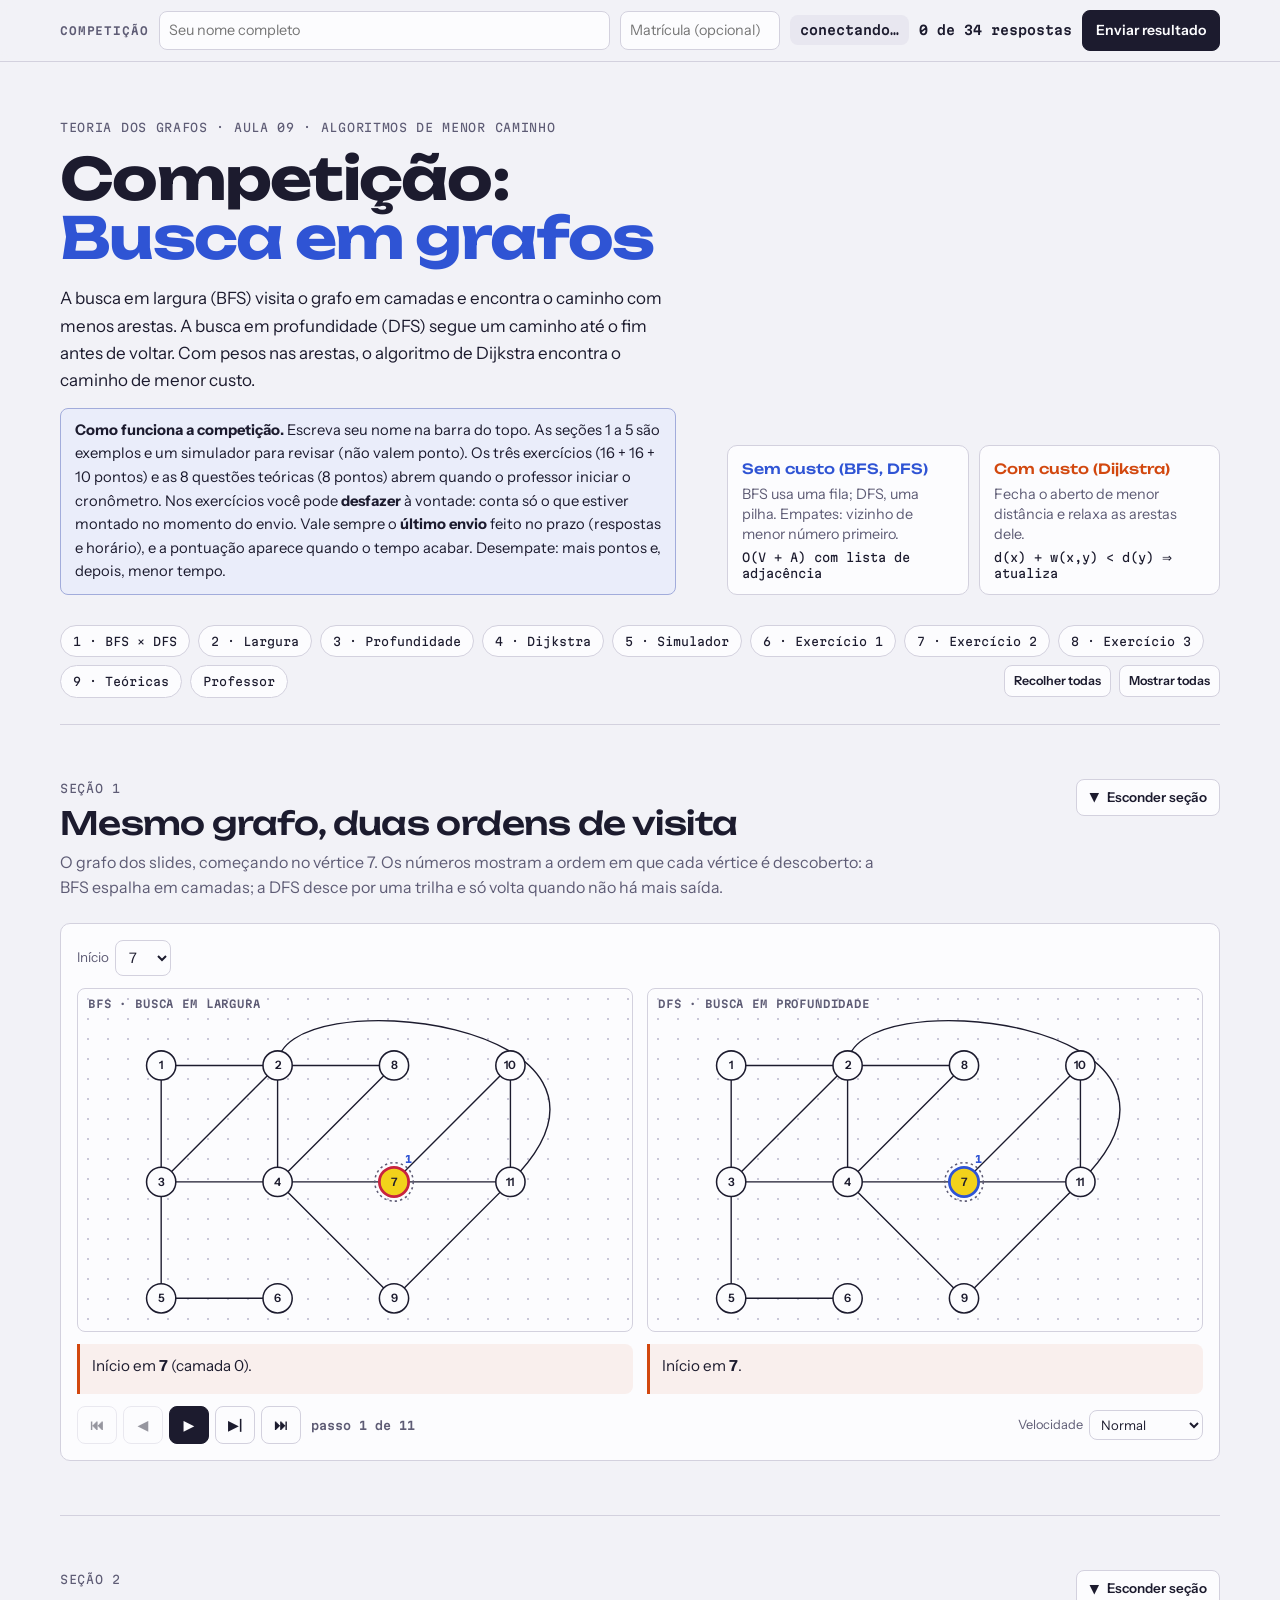
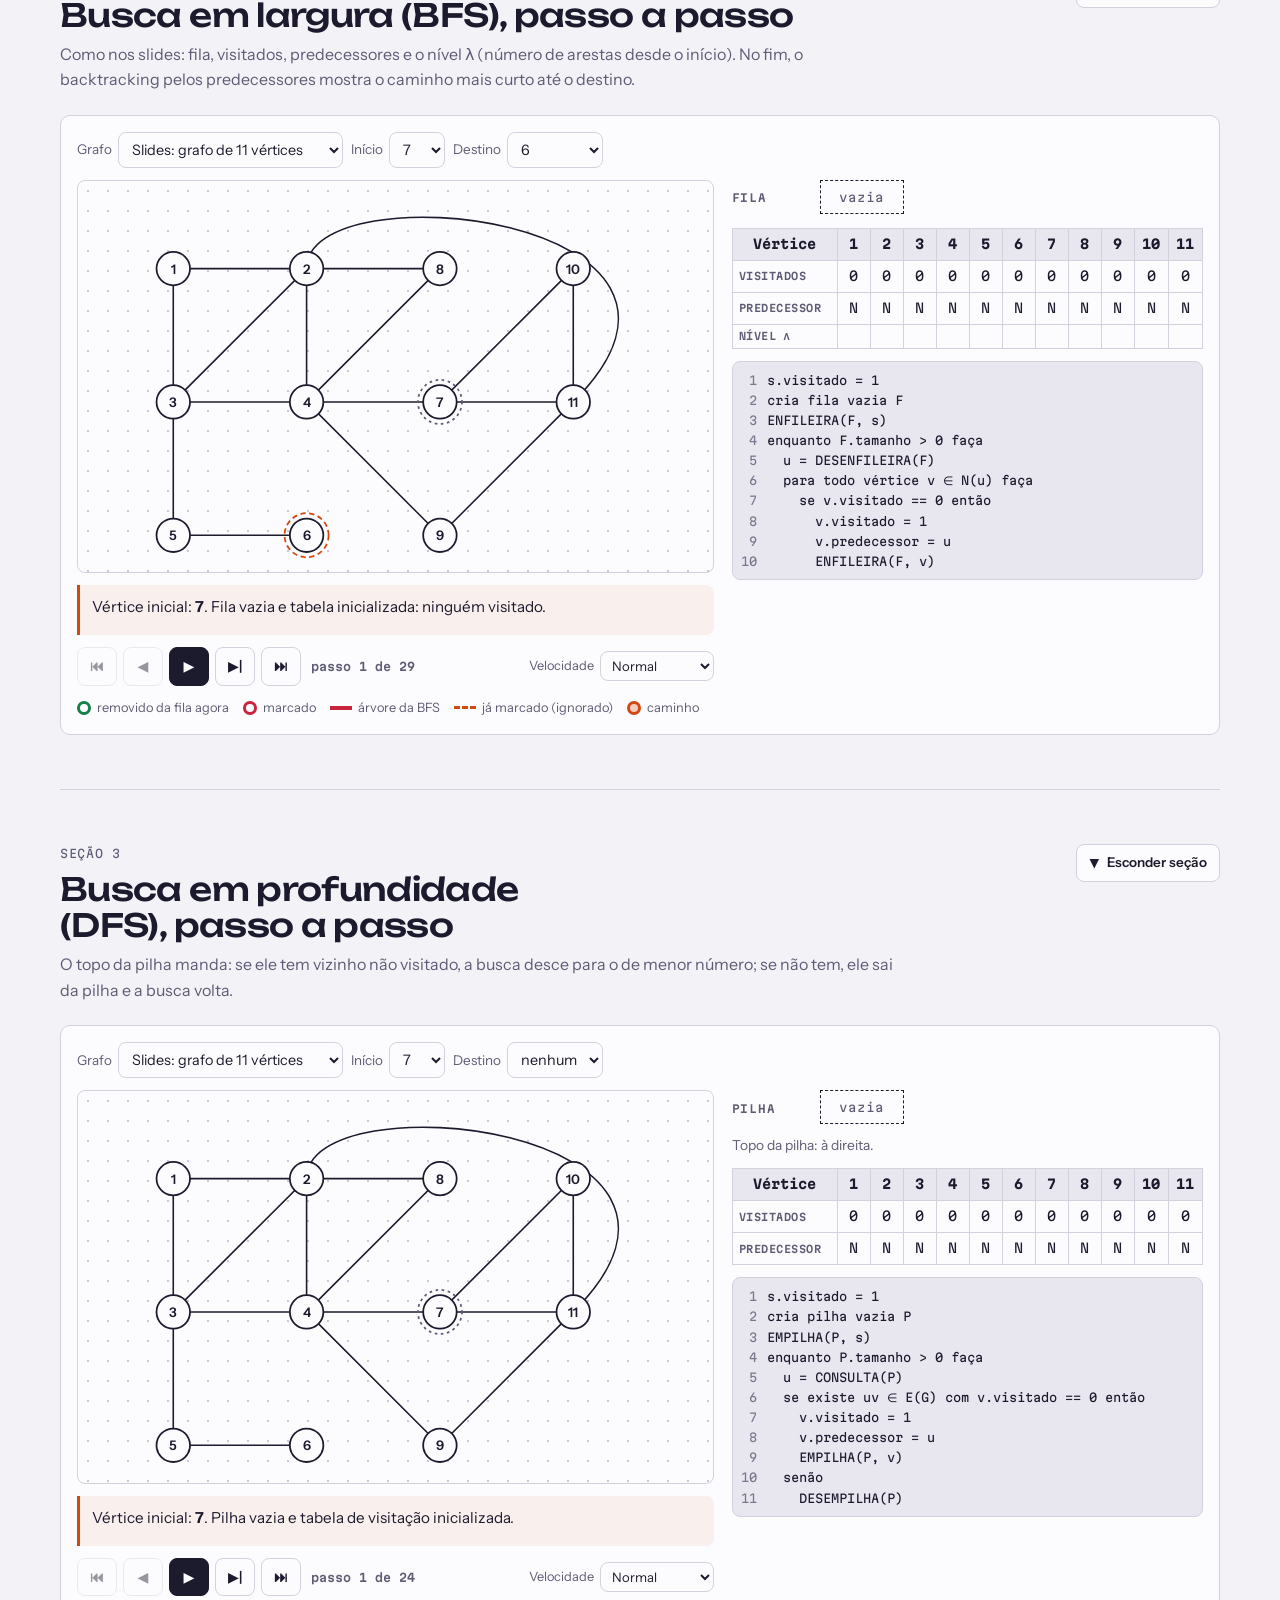
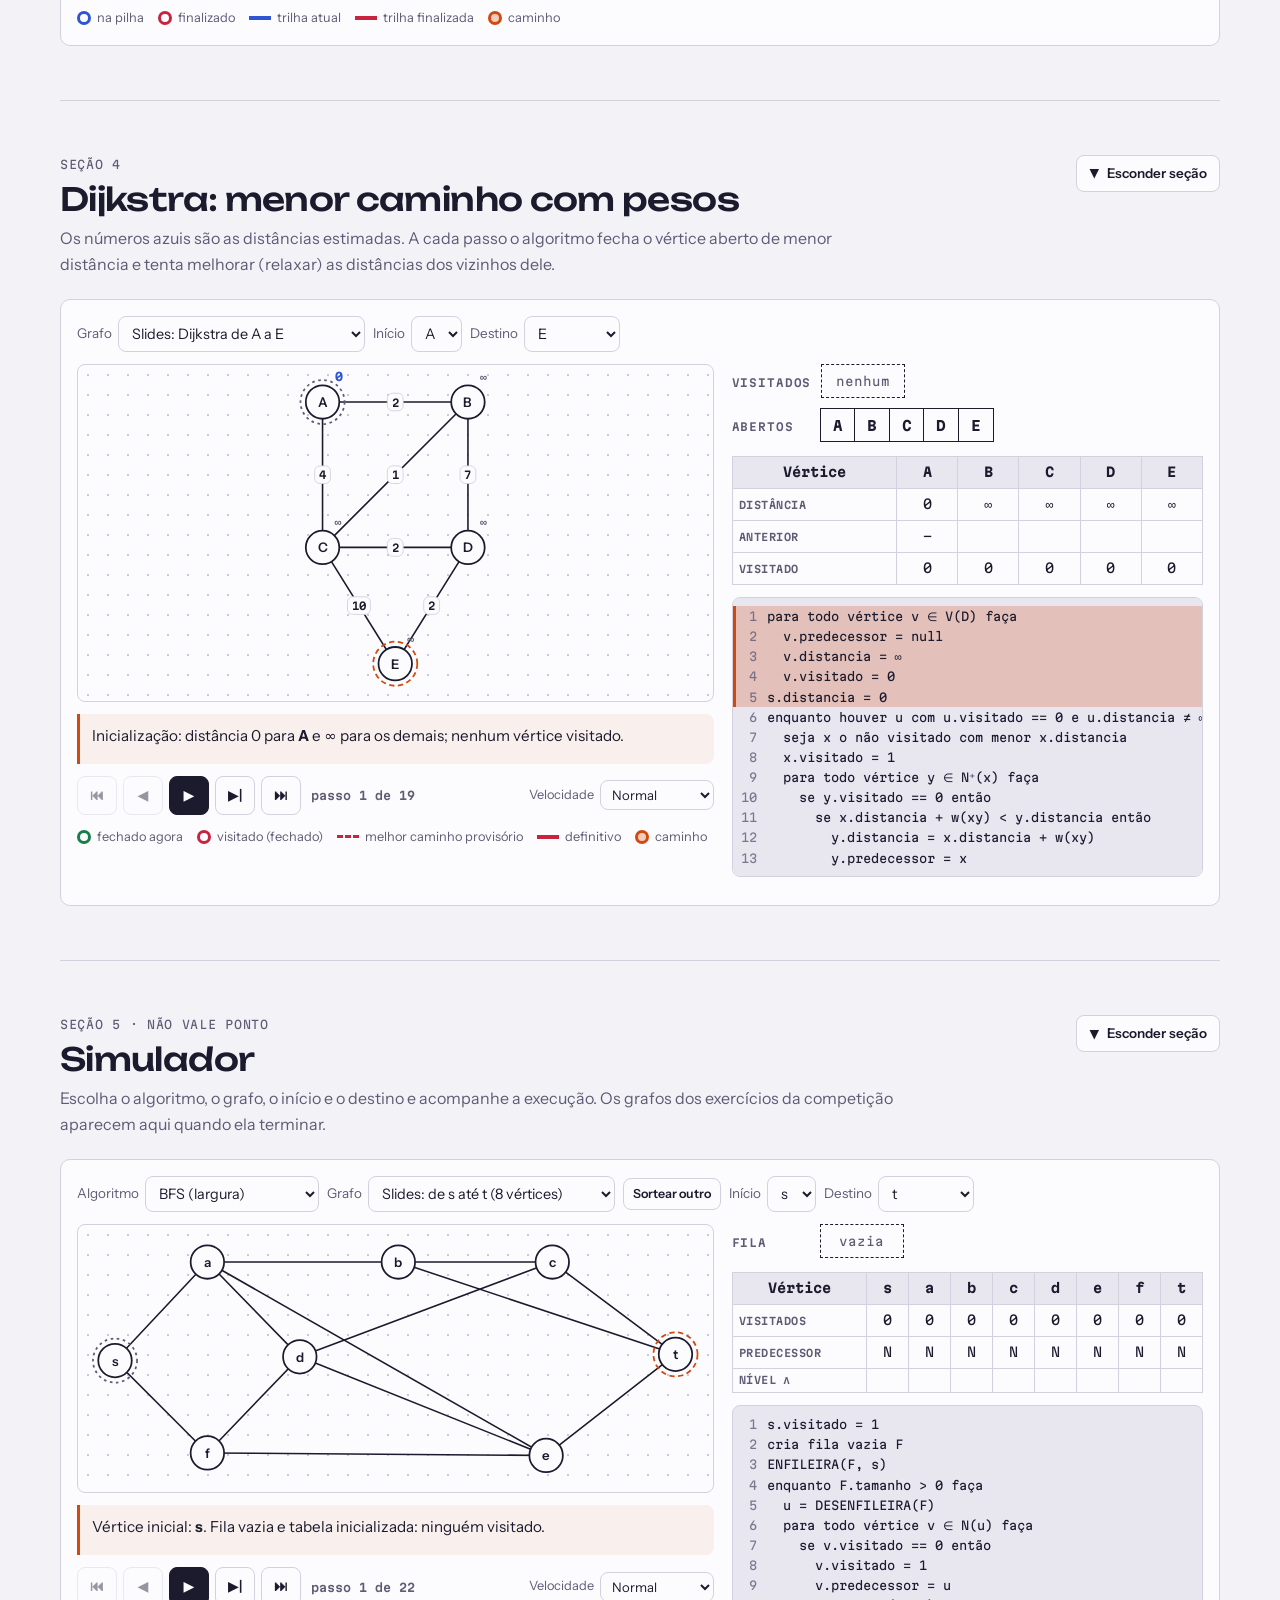
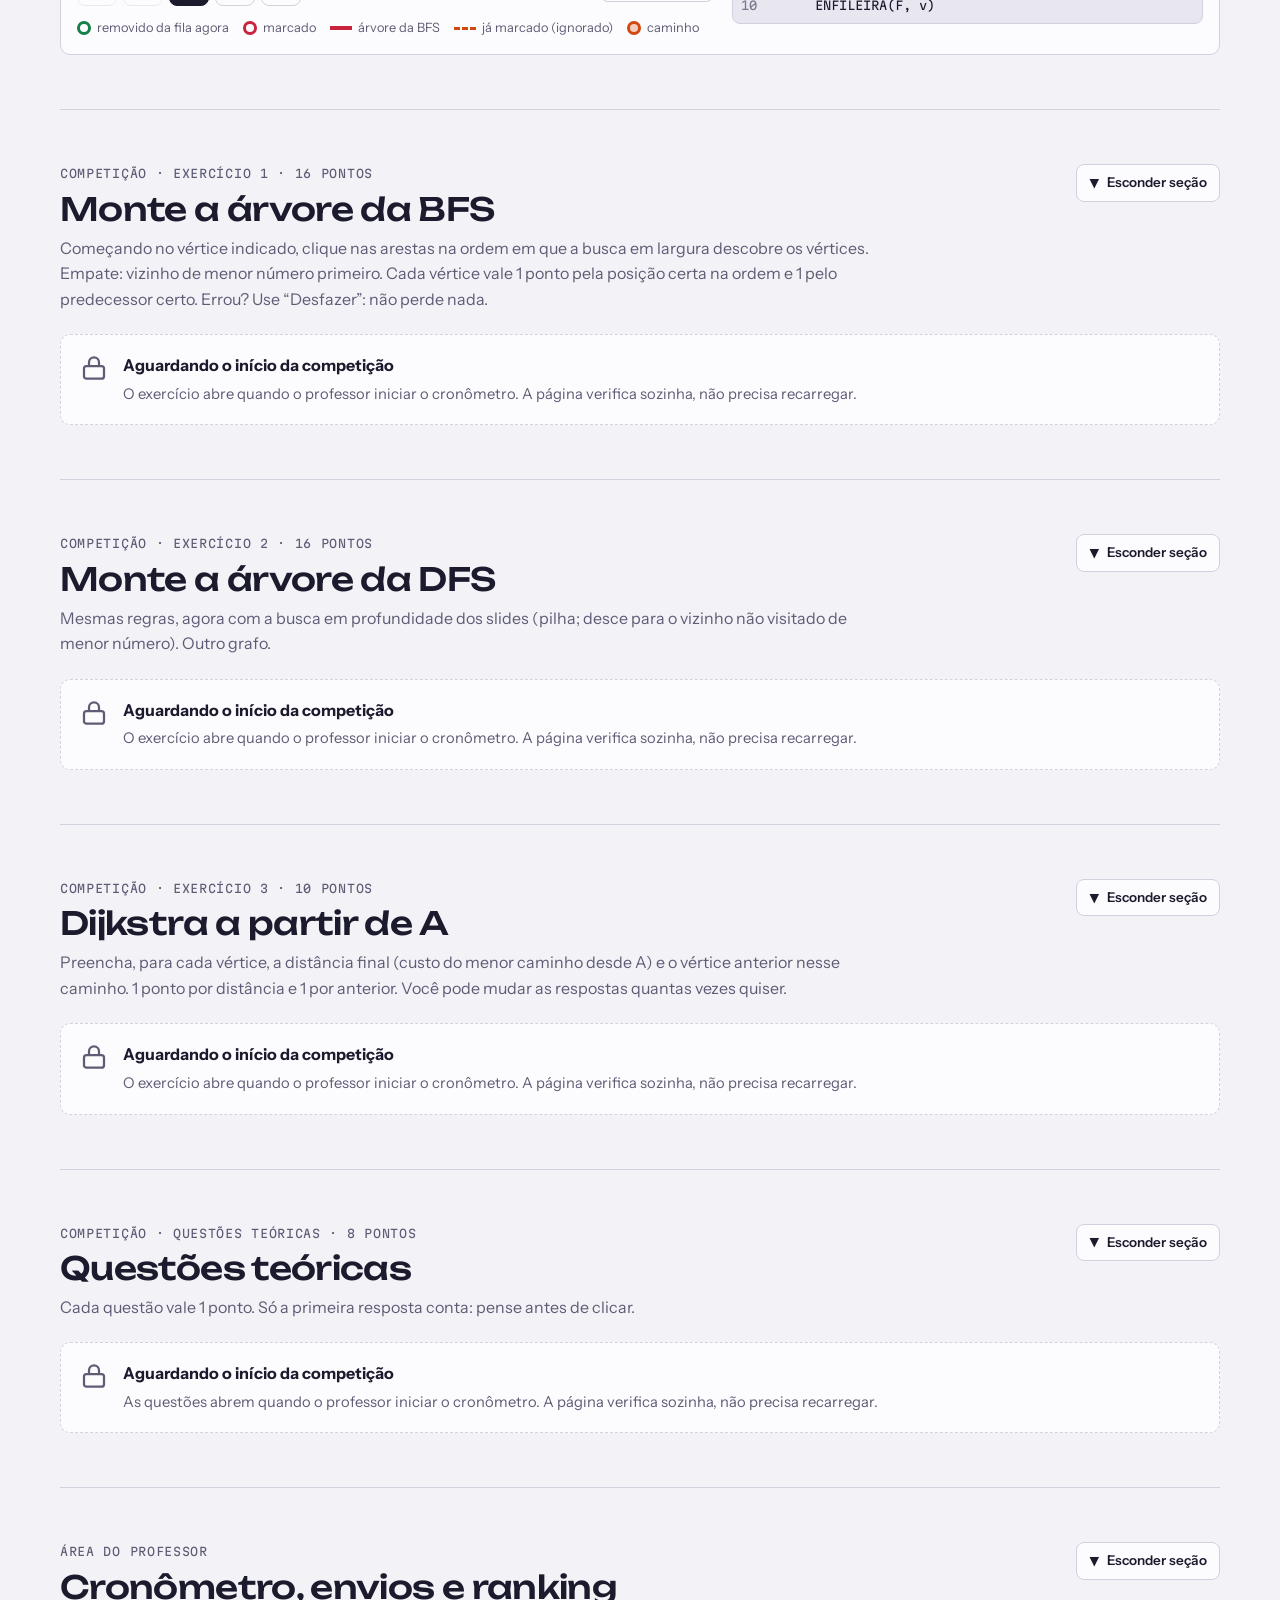
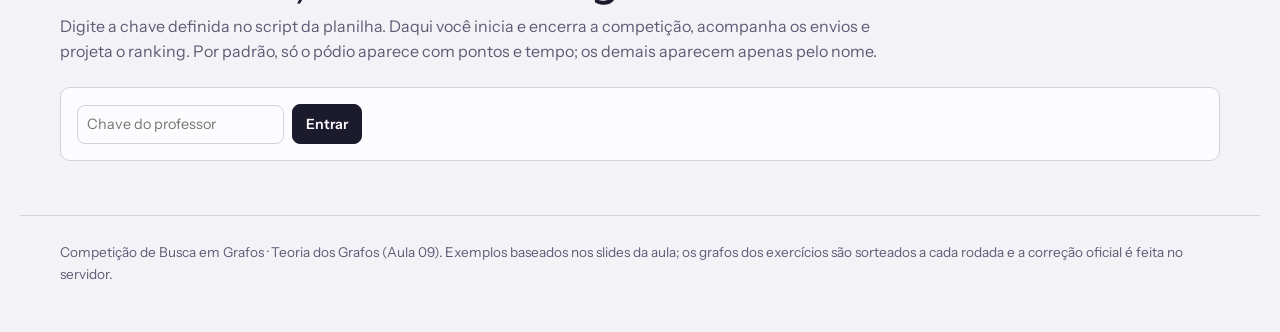
<file: aula-09/index.html>
<!doctype html>
<html lang="pt-BR">
  <head>
    <meta charset="utf-8" />
    <meta name="viewport" content="width=device-width,initial-scale=1" />
    <title>Competição: Busca em Grafos</title>
    <link rel="preconnect" href="https://fonts.googleapis.com" />
    <link rel="preconnect" href="https://fonts.gstatic.com" crossorigin />
    <link
      rel="stylesheet"
      href="https://fonts.googleapis.com/css2?family=Unbounded:wght@500;700&family=Instrument+Sans:wght@400;500;600;700&family=Martian+Mono:wght@400;600&display=swap"
    />
    <style>
      /* Mesmo papel pontilhado e mesma tipografia das páginas de Teoria dos Grafos. Cores dos algoritmos como nos slides: BFS em vermelho (marcados) e verde (atual), DFS em azul (na pilha) e vermelho (finalizado). */
      :root {
        --bg: #f2f2f7;
        --surface: #fcfcfe;
        --sunk: #e8e7f0;
        --ink: #1c1b2e;
        --muted: #5e5c75;
        --line: #d3d1de;
        --dot: #c9c7d8;
        --vtx: #2f54d4;
        --edge: #d2480f;
        --out: #15804a;
        --in: #c8233f;
        --f-display: "Unbounded", "Arial Black", system-ui, sans-serif;
        --f-body:
          "Instrument Sans", system-ui, -apple-system, "Segoe UI", Roboto,
          sans-serif;
        --f-mono:
          "Martian Mono", ui-monospace, "SFMono-Regular", Menlo, Consolas,
          monospace;
        --r: 10px;
      }
      @media (prefers-color-scheme: dark) {
        :root:not([data-theme="light"]) {
          --bg: #121220;
          --surface: #1a1a2b;
          --sunk: #0e0e19;
          --ink: #e7e6f2;
          --muted: #9c9ab4;
          --line: #2e2d45;
          --dot: #34334d;
          --vtx: #7c98ff;
          --edge: #ff8a4c;
          --out: #4fd08c;
          --in: #ff6b85;
          color-scheme: dark;
        }
      }
      :root[data-theme="dark"] {
        --bg: #121220;
        --surface: #1a1a2b;
        --sunk: #0e0e19;
        --ink: #e7e6f2;
        --muted: #9c9ab4;
        --line: #2e2d45;
        --dot: #34334d;
        --vtx: #7c98ff;
        --edge: #ff8a4c;
        --out: #4fd08c;
        --in: #ff6b85;
        color-scheme: dark;
      }
      * {
        box-sizing: border-box;
      }
      [hidden] {
        display: none !important;
      }
      body {
        background: var(--bg);
        color: var(--ink);
        font: 16px/1.6 var(--f-body);
        -webkit-font-smoothing: antialiased;
      }
      .wrap {
        max-width: 1240px;
        margin-inline: auto;
        padding-inline: clamp(16px, 4vw, 40px);
      }
      h1,
      h2,
      h3,
      h4 {
        margin: 0;
        text-wrap: balance;
      }
      p {
        margin: 0;
      }
      .kv {
        color: var(--vtx);
        font-weight: 600;
      }
      .ke {
        color: var(--edge);
        font-weight: 600;
      }
      .ko {
        color: var(--out);
        font-weight: 600;
      }
      .ki {
        color: var(--in);
        font-weight: 600;
      }
      code {
        font-family: var(--f-mono);
        font-size: 0.84em;
      }
      :focus-visible {
        outline: 2px solid var(--vtx);
        outline-offset: 2px;
      }

      .hero {
        display: grid;
        grid-template-columns: minmax(0, 1.25fr) minmax(0, 1fr);
        gap: clamp(20px, 4vw, 56px);
        padding-block: clamp(28px, 5vw, 56px) 20px;
        align-items: end;
      }
      .eyebrow {
        font-family: var(--f-mono);
        font-size: 0.72rem;
        letter-spacing: 0.06em;
        text-transform: uppercase;
        color: var(--muted);
        margin-bottom: 14px;
      }
      h1 {
        font-family: var(--f-display);
        font-weight: 700;
        font-size: clamp(2rem, 5vw, 3.6rem);
        line-height: 1.02;
        letter-spacing: -0.03em;
      }
      h1 .v {
        color: var(--vtx);
      }
      .lead {
        font-size: 1.06rem;
        max-width: 58ch;
        margin-top: 18px;
      }
      .hero-pair {
        display: grid;
        grid-template-columns: 1fr 1fr;
        gap: 10px;
      }
      .hero-pair div {
        background: var(--surface);
        border: 1px solid var(--line);
        border-radius: var(--r);
        padding: 12px 14px;
        display: grid;
        gap: 4px;
      }
      .hero-pair b {
        font-family: var(--f-display);
        font-size: 0.88rem;
        font-weight: 500;
      }
      .hero-pair span {
        font-size: 0.9rem;
        color: var(--muted);
        line-height: 1.4;
      }
      .hero-pair .dim {
        font-family: var(--f-mono);
        font-size: 0.74rem;
        color: var(--ink);
      }
      nav.toc {
        display: flex;
        flex-wrap: wrap;
        gap: 8px;
        padding-block: 10px 26px;
        align-items: center;
      }
      nav.toc a {
        font-family: var(--f-mono);
        font-size: 0.72rem;
        color: var(--ink);
        text-decoration: none;
        padding: 6px 12px;
        border: 1px solid var(--line);
        border-radius: 999px;
        background: var(--surface);
      }
      nav.toc a:hover {
        border-color: var(--ink);
      }
      nav.toc .sp {
        flex: 1;
      }

      section {
        padding-block: clamp(30px, 5vw, 54px);
        border-top: 1px solid var(--line);
      }
      .sec-top {
        display: flex;
        gap: 16px;
        align-items: flex-start;
        justify-content: space-between;
        flex-wrap: wrap;
      }
      .sec-head {
        display: grid;
        gap: 8px;
        max-width: 76ch;
      }
      .sec-head .num {
        font-family: var(--f-mono);
        font-size: 0.72rem;
        color: var(--muted);
        letter-spacing: 0.06em;
      }
      h2 {
        font-family: var(--f-display);
        font-weight: 500;
        font-size: clamp(1.35rem, 2.8vw, 2rem);
        line-height: 1.15;
        letter-spacing: -0.02em;
      }
      .sec-head p {
        color: var(--muted);
      }
      .collapse {
        display: inline-flex;
        align-items: center;
        gap: 8px;
        font-size: 0.84rem;
        font-weight: 600;
        padding: 7px 12px;
        border-radius: 8px;
        border: 1px solid var(--line);
        background: var(--surface);
        color: var(--ink);
        cursor: pointer;
        white-space: nowrap;
      }
      .collapse:hover {
        border-color: var(--ink);
      }
      .collapse .chev {
        display: inline-block;
        transition: transform 0.25s;
        font-size: 0.78rem;
      }
      section.closed .collapse .chev {
        transform: rotate(-90deg);
      }
      section.closed {
        padding-block: 18px;
      }
      section.closed .sec-head p {
        display: none;
      }
      .sec-body {
        margin-top: 22px;
        display: grid;
        gap: 18px;
      }
      section.closed .sec-body {
        display: none;
      }

      .card {
        background: var(--surface);
        border: 1px solid var(--line);
        border-radius: var(--r);
        padding: 16px;
        display: flex;
        flex-direction: column;
        gap: 12px;
        min-width: 0;
      }
      .card h4 {
        font: 500 0.98rem var(--f-display);
      }
      .lbl {
        font-family: var(--f-mono);
        font-size: 0.68rem;
        font-weight: 600;
        letter-spacing: 0.08em;
        text-transform: uppercase;
        color: var(--muted);
      }
      .hint {
        font-size: 0.86rem;
        color: var(--muted);
      }
      .hint-a {
        font-size: 0.86rem;
        color: var(--muted);
      }
      .row {
        display: flex;
        flex-wrap: wrap;
        gap: 8px;
        align-items: center;
      }
      .row.spread {
        justify-content: space-between;
      }
      .stack {
        display: grid;
        gap: 12px;
        min-width: 0;
        align-content: start;
      }

      button {
        font: inherit;
        color: inherit;
      }
      .btn {
        display: inline-flex;
        align-items: center;
        justify-content: center;
        gap: 8px;
        font-weight: 600;
        font-size: 0.88rem;
        padding: 8px 13px;
        border-radius: 8px;
        border: 1px solid var(--line);
        background: var(--surface);
        color: var(--ink);
        cursor: pointer;
        transition:
          border-color 0.15s,
          background 0.15s,
          transform 0.1s;
      }
      .btn:hover {
        border-color: var(--ink);
      }
      .btn:active {
        transform: translateY(1px);
      }
      .btn[disabled] {
        opacity: 0.45;
        cursor: not-allowed;
      }
      .btn-primary {
        background: var(--ink);
        color: var(--surface);
        border-color: var(--ink);
      }
      .btn-primary:hover {
        background: var(--vtx);
        border-color: var(--vtx);
      }
      .btn.sm {
        font-size: 0.78rem;
        padding: 5px 9px;
      }
      .btn.danger:hover {
        border-color: var(--in);
        color: var(--in);
      }
      select,
      input[type="text"],
      input[type="number"],
      input[type="password"] {
        font: inherit;
        font-size: 0.9rem;
        padding: 7px 9px;
        border-radius: 8px;
        border: 1px solid var(--line);
        background: var(--surface);
        color: var(--ink);
        min-width: 0;
      }
      input[type="number"] {
        width: 92px;
        font-family: var(--f-mono);
      }
      label.chk {
        display: inline-flex;
        gap: 6px;
        align-items: center;
        font-size: 0.86rem;
      }
      .ctl {
        display: inline-flex;
        gap: 6px;
        align-items: center;
        font-size: 0.84rem;
        color: var(--muted);
      }

      /* passo a passo + velocidade */
      .pstrip {
        display: flex;
        flex-wrap: wrap;
        gap: 6px;
        align-items: center;
      }
      .pstrip .btn {
        min-width: 40px;
        padding: 7px 10px;
      }
      .pstrip .pc-count {
        font: 600 0.72rem var(--f-mono);
        color: var(--muted);
        margin-left: 4px;
      }
      .pstrip .spd {
        display: inline-flex;
        gap: 6px;
        align-items: center;
        font-size: 0.8rem;
        color: var(--muted);
        margin-left: auto;
      }
      .pstrip .spd select {
        font-size: 0.82rem;
        padding: 5px 7px;
      }

      /* grafo */
      .gcanvas {
        position: relative;
        border-radius: 8px;
        border: 1px solid var(--line);
        background-color: var(--surface);
        background-image: radial-gradient(var(--dot) 1px, transparent 1.2px);
        background-size: 20px 20px;
        overflow: hidden;
      }
      .gcanvas svg {
        display: block;
        width: 100%;
        height: auto;
        user-select: none;
        -webkit-user-select: none;
        touch-action: manipulation;
      }
      .gcanvas .tag {
        position: absolute;
        left: 10px;
        top: 8px;
        font: 600 0.66rem var(--f-mono);
        letter-spacing: 0.08em;
        text-transform: uppercase;
        color: var(--muted);
      }
      .ge .ln {
        fill: none;
        stroke: var(--ink);
        stroke-width: 1.8;
        stroke-linecap: round;
        transition:
          stroke 0.3s,
          stroke-width 0.3s,
          opacity 0.3s;
      }
      .ge .hit {
        fill: none;
        stroke: transparent;
        stroke-width: 20;
      }
      .ge.tr .ln {
        stroke: var(--in);
        stroke-width: 4.6;
      }
      .ge.tb .ln {
        stroke: var(--vtx);
        stroke-width: 4.6;
      }
      .ge.tt .ln {
        stroke: var(--in);
        stroke-width: 2.6;
        stroke-dasharray: 7 6;
      }
      .ge.look .ln {
        stroke: var(--edge);
        stroke-width: 3.4;
        stroke-dasharray: 3 6;
      }
      .ge.relax .ln {
        stroke: var(--edge);
        stroke-width: 5.4;
      }
      .ge.path .ln {
        stroke: var(--edge);
        stroke-width: 7.5;
      }
      .ge.pick,
      .ge.click {
        cursor: pointer;
      }
      .ge.pick .ln {
        stroke: var(--vtx);
        stroke-width: 2.6;
        stroke-dasharray: 2 6;
      }
      .ge.pick:hover .ln {
        stroke-width: 5;
        stroke-dasharray: none;
      }
      .ge.click:hover .ln {
        stroke-width: 3;
      }
      .ge.mine .ln {
        stroke: var(--vtx);
        stroke-width: 5;
      }
      .ge.ok .ln {
        stroke: var(--out);
        stroke-width: 5;
      }
      .ge.bad .ln {
        stroke: var(--in);
        stroke-width: 5;
      }
      .ge.gab .ln {
        stroke: var(--out);
        stroke-width: 3.2;
        stroke-dasharray: 9 6;
      }
      .ge.flash .ln {
        animation: eflash 0.5s;
      }
      @keyframes eflash {
        50% {
          stroke: var(--in);
          stroke-width: 6;
        }
      }
      .gw rect {
        fill: var(--surface);
        stroke: var(--line);
      }
      .gw text {
        font: 600 12px var(--f-mono);
        fill: var(--ink);
        text-anchor: middle;
        dominant-baseline: central;
      }
      .gn circle.c {
        fill: var(--surface);
        stroke: var(--ink);
        stroke-width: 2;
        transition:
          fill 0.3s,
          stroke 0.3s,
          stroke-width 0.3s;
      }
      .gn circle.ring {
        fill: none;
        stroke: transparent;
        stroke-width: 2;
      }
      .gn text.lb {
        font: 600 15px var(--f-body);
        fill: var(--ink);
        text-anchor: middle;
        dominant-baseline: central;
        pointer-events: none;
      }
      .gn .gb {
        font: 700 13px var(--f-mono);
        fill: var(--vtx);
        pointer-events: none;
      }
      .gn .gb.up {
        fill: var(--edge);
      }
      .gn .gb.inf {
        fill: var(--muted);
        font-weight: 600;
      }
      .gn.start circle.ring {
        stroke: var(--muted);
        stroke-dasharray: 3 4;
      }
      .gn.tgt circle.ring {
        stroke: var(--edge);
        stroke-dasharray: 6 4;
      }
      .gn.mk circle.c {
        stroke: var(--in);
        stroke-width: 3.6;
      }
      .gn.cur circle.c {
        stroke: var(--out);
        stroke-width: 4.4;
        fill: color-mix(in srgb, var(--out) 14%, var(--surface));
      }
      .gn.stk circle.c {
        stroke: var(--vtx);
        stroke-width: 3.6;
      }
      .gn.top circle.c {
        fill: color-mix(in srgb, var(--vtx) 18%, var(--surface));
      }
      .gn.fin circle.c {
        stroke: var(--in);
        stroke-width: 3.6;
        fill: color-mix(in srgb, var(--in) 8%, var(--surface));
      }
      .gn.path circle.c {
        fill: color-mix(in srgb, var(--edge) 26%, var(--surface));
        stroke: var(--edge);
        stroke-width: 4;
      }
      .gn.mine circle.c {
        stroke: var(--vtx);
        stroke-width: 3.6;
      }
      .gn.new circle.c {
        fill: #f2d21b;
      }
      .gn.new text.lb {
        fill: #1c1b2e;
      }
      .gn.ok circle.c {
        stroke: var(--out);
        stroke-width: 3.8;
      }
      .gn.bad circle.c {
        stroke: var(--in);
        stroke-width: 3.8;
      }
      .gn.pop circle.c {
        animation: tpop 0.5s cubic-bezier(0.3, 1.6, 0.5, 1);
        transform-box: fill-box;
        transform-origin: center;
      }
      @keyframes tpop {
        from {
          transform: scale(0.4);
        }
        to {
          transform: scale(1);
        }
      }

      /* estruturas e tabela (como nos slides) */
      .ds {
        display: grid;
        gap: 8px;
      }
      .dsl {
        display: flex;
        align-items: center;
        gap: 10px;
        flex-wrap: wrap;
      }
      .dsn {
        font: 600 0.68rem var(--f-mono);
        letter-spacing: 0.08em;
        text-transform: uppercase;
        color: var(--muted);
        min-width: 78px;
      }
      .cells {
        display: flex;
        flex-wrap: wrap;
        padding-left: 1.5px;
      }
      .cells span {
        min-width: 36px;
        height: 34px;
        padding: 0 6px;
        display: grid;
        place-items: center;
        border: 1.5px solid var(--ink);
        margin-left: -1.5px;
        margin-bottom: 2px;
        font: 700 0.86rem var(--f-mono);
        background: var(--surface);
      }
      .cells span.nw {
        color: var(--in);
      }
      .cells span.mn {
        background: color-mix(in srgb, var(--out) 16%, var(--surface));
        color: var(--out);
      }
      .cells span.out {
        text-decoration: line-through;
        color: var(--muted);
        background: var(--sunk);
        border-style: dashed;
      }
      .cells span.em {
        border-style: dashed;
        color: var(--muted);
        font-weight: 400;
        font-size: 0.76rem;
        min-width: 84px;
      }
      .tblwrap {
        overflow-x: auto;
      }
      .vt {
        border-collapse: collapse;
        font-size: 0.82rem;
        width: 100%;
      }
      .vt th,
      .vt td {
        border: 1px solid var(--line);
        padding: 5px 6px;
        text-align: center;
        font-family: var(--f-mono);
        min-width: 30px;
      }
      .vt tbody th {
        font: 600 0.64rem var(--f-mono);
        text-transform: uppercase;
        letter-spacing: 0.05em;
        color: var(--muted);
        text-align: left;
        white-space: nowrap;
      }
      .vt thead th {
        font-weight: 700;
        background: var(--sunk);
      }
      .vt td.hi {
        background: color-mix(in srgb, var(--edge) 22%, transparent);
        font-weight: 700;
      }
      .vt td.okc {
        color: var(--out);
        font-weight: 700;
      }
      .vt td.badc {
        color: var(--in);
        font-weight: 700;
      }
      pre.pseudo {
        margin: 0;
        font: 400 0.74rem/1.7 var(--f-mono);
        background: var(--sunk);
        border-radius: 8px;
        padding: 8px 0;
        overflow-x: auto;
        border: 1px solid var(--line);
      }
      pre.pseudo .ln {
        display: block;
        padding: 0 12px 0 0;
        white-space: pre;
        transition: background 0.25s;
      }
      pre.pseudo .ln::before {
        content: attr(data-n);
        display: inline-block;
        width: 3ch;
        margin-right: 10px;
        text-align: right;
        color: var(--muted);
        opacity: 0.8;
      }
      pre.pseudo .ln.on {
        background: color-mix(in srgb, var(--edge) 24%, transparent);
        box-shadow: inset 3px 0 var(--edge);
      }
      .legend {
        display: flex;
        flex-wrap: wrap;
        gap: 6px 14px;
        font-size: 0.8rem;
        color: var(--muted);
      }
      .legend span {
        display: inline-flex;
        align-items: center;
        gap: 6px;
      }
      .legend i {
        width: 14px;
        height: 14px;
        border-radius: 50%;
        border: 2px solid var(--ink);
        display: inline-block;
        background: var(--surface);
      }
      .legend i.mk,
      .legend i.fin {
        border: 3px solid var(--in);
      }
      .legend i.cur {
        border: 3px solid var(--out);
      }
      .legend i.stk {
        border: 3px solid var(--vtx);
      }
      .legend i.path {
        border: 3px solid var(--edge);
        background: color-mix(in srgb, var(--edge) 26%, var(--surface));
      }
      .legend i.new {
        background: #f2d21b;
      }
      .legend s {
        display: inline-block;
        width: 22px;
        height: 0;
        border-top: 4px solid var(--in);
      }
      .legend s.b {
        border-color: var(--vtx);
      }
      .legend s.o {
        border-top: 3px dashed var(--edge);
      }
      .legend s.t {
        border-top: 3px dashed var(--in);
      }
      .caption {
        min-height: 3.3em;
        font-size: 0.95rem;
        padding: 10px 12px;
        border-left: 3px solid var(--edge);
        background: color-mix(in srgb, var(--edge) 7%, transparent);
        border-radius: 0 8px 8px 0;
      }
      .duo {
        display: grid;
        grid-template-columns: minmax(0, 1fr) minmax(0, 1fr);
        gap: 14px;
      }
      .two {
        display: grid;
        grid-template-columns: minmax(0, 1.35fr) minmax(0, 1fr);
        gap: 18px;
        align-items: start;
      }

      /* exercícios */
      .fb {
        font-size: 0.92rem;
        padding: 9px 12px;
        border-radius: 8px;
        background: var(--sunk);
        min-height: 2.6em;
      }
      .fb.ok {
        background: color-mix(in srgb, var(--out) 13%, transparent);
      }
      .fb.ok b {
        color: var(--out);
      }
      .fb.bad {
        background: color-mix(in srgb, var(--in) 11%, transparent);
      }
      .fb.bad b {
        color: var(--in);
      }
      .expts {
        font: 600 0.8rem var(--f-mono);
      }
      .dtab input[type="number"] {
        width: 74px;
      }
      .dtab select {
        font-family: var(--f-mono);
        font-size: 0.84rem;
      }
      .dtab td,
      .dtab th {
        vertical-align: middle;
      }
      .dtab td.okc input,
      .dtab td.okc select {
        border-color: var(--out);
      }
      .dtab td.badc input,
      .dtab td.badc select {
        border-color: var(--in);
      }
      .dtab .gabv {
        display: block;
        font-size: 0.72rem;
        margin-top: 3px;
      }
      .quiz-top {
        display: flex;
        flex-wrap: wrap;
        gap: 12px;
        align-items: center;
        justify-content: space-between;
      }
      .qscore {
        font: 600 0.92rem var(--f-mono);
      }
      .qbar {
        flex: 1;
        min-width: 160px;
        max-width: 360px;
        height: 6px;
        border-radius: 3px;
        background: var(--sunk);
        overflow: hidden;
      }
      .qbar i {
        display: block;
        height: 100%;
        width: 0;
        background: var(--out);
        transition: width 0.4s;
      }
      .quiz {
        display: grid;
        grid-template-columns: repeat(auto-fit, minmax(min(100%, 360px), 1fr));
        gap: 14px;
      }
      .q h4 {
        font: 600 1rem/1.45 var(--f-body);
      }
      .q .qn {
        font-family: var(--f-mono);
        font-size: 0.68rem;
        color: var(--muted);
      }
      .opts {
        display: grid;
        gap: 6px;
      }
      .opts button {
        text-align: left;
        font-size: 0.92rem;
        padding: 8px 12px;
        border-radius: 8px;
        border: 1px solid var(--line);
        background: var(--surface);
        cursor: pointer;
        line-height: 1.4;
      }
      .opts button:hover:not([disabled]) {
        border-color: var(--ink);
      }
      .opts button[disabled] {
        cursor: default;
      }
      .opts button.right {
        border-color: var(--out);
        background: color-mix(in srgb, var(--out) 13%, transparent);
      }
      .opts button.wrong {
        border-color: var(--in);
        background: color-mix(in srgb, var(--in) 11%, transparent);
      }
      .q .why {
        font-size: 0.9rem;
        border-left: 3px solid var(--out);
        padding-left: 10px;
      }
      .q .why.miss {
        border-left-color: var(--in);
      }
      footer {
        border-top: 1px solid var(--line);
        padding-block: 26px 46px;
        color: var(--muted);
        font-size: 0.85rem;
      }

      /* competição */
      .idbar {
        position: sticky;
        top: 0;
        z-index: 40;
        background: color-mix(in srgb, var(--bg) 90%, transparent);
        backdrop-filter: blur(8px);
        -webkit-backdrop-filter: blur(8px);
        border-bottom: 1px solid var(--line);
      }
      .idbar .wrap {
        display: flex;
        flex-wrap: wrap;
        gap: 8px 10px;
        align-items: center;
        padding-block: 10px;
      }
      .idbar #who {
        flex: 1 1 200px;
      }
      .idbar #mat {
        flex: 0 1 160px;
      }
      .clock {
        font: 600 0.8rem var(--f-mono);
        padding: 7px 10px;
        border-radius: 8px;
        background: var(--sunk);
        white-space: nowrap;
      }
      .clock.on {
        background: color-mix(in srgb, var(--out) 16%, transparent);
        color: var(--out);
      }
      .clock.warn {
        background: color-mix(in srgb, var(--edge) 18%, transparent);
        color: var(--edge);
      }
      .clock.end {
        background: color-mix(in srgb, var(--in) 14%, transparent);
        color: var(--in);
      }
      .ptsb {
        font: 600 0.8rem var(--f-mono);
        white-space: nowrap;
      }
      .need {
        border-color: var(--in) !important;
        box-shadow: 0 0 0 2px color-mix(in srgb, var(--in) 25%, transparent);
      }
      .send-panel {
        display: flex;
        flex-wrap: wrap;
        gap: 10px;
        align-items: center;
        justify-content: space-between;
        padding: 10px 14px;
        margin-bottom: 10px;
        border-radius: 8px;
        background: var(--surface);
        border: 1px solid var(--line);
        font-size: 0.92rem;
      }
      .send-panel.ok {
        background: color-mix(in srgb, var(--out) 12%, var(--surface));
        border-color: var(--out);
      }
      .send-panel.bad {
        background: color-mix(in srgb, var(--in) 10%, var(--surface));
        border-color: var(--in);
      }
      .ptinfo {
        font-size: 0.92rem;
        padding: 10px 14px;
        border-radius: 8px;
        background: color-mix(in srgb, var(--vtx) 9%, var(--surface));
        border: 1px solid color-mix(in srgb, var(--vtx) 30%, var(--line));
      }
      .locked {
        display: flex;
        gap: 14px;
        align-items: flex-start;
        padding: 18px;
        border: 1.5px dashed var(--line);
        border-radius: var(--r);
        background: var(--surface);
      }
      .locked svg {
        width: 30px;
        height: 30px;
        flex: none;
        color: var(--muted);
      }
      .locked p {
        color: var(--muted);
        font-size: 0.92rem;
        margin-top: 4px;
      }
      .rk-bar {
        display: flex;
        flex-wrap: wrap;
        gap: 8px;
        align-items: center;
      }
      .rk-status {
        font-size: 0.86rem;
        color: var(--muted);
      }
      .state-chip {
        font: 600 0.74rem var(--f-mono);
        letter-spacing: 0.06em;
        text-transform: uppercase;
        padding: 5px 10px;
        border-radius: 999px;
        background: var(--sunk);
      }
      .state-chip.on {
        background: color-mix(in srgb, var(--out) 18%, transparent);
        color: var(--out);
      }
      .state-chip.end {
        background: color-mix(in srgb, var(--in) 15%, transparent);
        color: var(--in);
      }
      .bigclock {
        font: 700 clamp(1.8rem, 4vw, 2.6rem) var(--f-mono);
        letter-spacing: -0.02em;
      }
      .rk-grid {
        display: grid;
        grid-template-columns: minmax(0, 1.6fr) minmax(0, 1fr);
        gap: 18px;
        align-items: start;
      }
      .rk-table {
        width: 100%;
        border-collapse: collapse;
        font-size: 0.9rem;
      }
      .rk-table th,
      .rk-table td {
        padding: 7px 9px;
        border-bottom: 1px solid var(--line);
        text-align: left;
      }
      .rk-table th {
        font: 600 0.64rem var(--f-mono);
        letter-spacing: 0.06em;
        text-transform: uppercase;
        color: var(--muted);
      }
      .rk-table td.n {
        font-family: var(--f-mono);
        font-size: 0.84rem;
        text-align: right;
        white-space: nowrap;
      }
      .rk-table tr.flash td {
        animation: flash 2.4s;
      }
      @keyframes flash {
        0% {
          background: color-mix(in srgb, var(--edge) 30%, transparent);
        }
        100% {
          background: transparent;
        }
      }
      .medal {
        display: inline-flex;
        width: 24px;
        height: 24px;
        border-radius: 50%;
        align-items: center;
        justify-content: center;
        font: 700 0.76rem var(--f-mono);
        background: var(--sunk);
        flex: none;
      }
      .medal.g1 {
        background: #f2c94c;
        color: #3a2c00;
      }
      .medal.g2 {
        background: #c9ced6;
        color: #222;
      }
      .medal.g3 {
        background: #d99a5b;
        color: #2a1600;
      }
      .podio {
        display: grid;
        gap: 8px;
      }
      .podio .pd {
        display: grid;
        grid-template-columns: auto minmax(0, 1fr) auto auto;
        gap: 12px;
        align-items: center;
        padding: 10px 12px;
        border-radius: 9px;
        background: var(--sunk);
      }
      .podio .pd .nm {
        font-weight: 700;
        overflow: hidden;
        text-overflow: ellipsis;
        white-space: nowrap;
      }
      .podio .pd .n {
        font-family: var(--f-mono);
        font-size: 0.84rem;
        white-space: nowrap;
      }
      .podio .pd.flash {
        animation: flash 2.4s;
      }
      .nomes {
        display: flex;
        flex-wrap: wrap;
        gap: 6px;
        margin-top: 4px;
      }
      .nomes span {
        padding: 4px 11px;
        border-radius: 999px;
        background: var(--sunk);
        font-size: 0.86rem;
      }
      .feed {
        list-style: none;
        margin: 0;
        padding: 0;
        display: grid;
        gap: 5px;
        max-height: 420px;
        overflow: auto;
      }
      .feed li {
        display: flex;
        gap: 8px;
        justify-content: space-between;
        align-items: center;
        padding: 6px 9px;
        border-radius: 7px;
        background: var(--sunk);
        font-size: 0.86rem;
      }
      .feed li.new {
        animation: flash 2.4s;
      }
      .feed .t {
        font: 600 0.72rem var(--f-mono);
        color: var(--muted);
      }
      .tag-ok,
      .tag-late {
        font: 600 0.66rem var(--f-mono);
        padding: 2px 7px;
        border-radius: 999px;
        white-space: nowrap;
      }
      .tag-ok {
        background: color-mix(in srgb, var(--out) 16%, transparent);
        color: var(--out);
      }
      .tag-late {
        background: color-mix(in srgb, var(--in) 14%, transparent);
        color: var(--in);
      }
      .setup ol {
        margin: 0;
        padding-left: 1.2em;
        display: grid;
        gap: 4px;
        font-size: 0.92rem;
      }
      .telao {
        position: fixed;
        inset: 0;
        z-index: 100;
        background: var(--bg);
        overflow: auto;
        padding: clamp(16px, 3vw, 40px);
      }
      .telao-top {
        display: flex;
        flex-wrap: wrap;
        gap: 16px;
        align-items: center;
        justify-content: space-between;
        margin-bottom: 18px;
      }
      .telao h2 {
        font-size: clamp(1.4rem, 3vw, 2.4rem);
      }
      .telao .bigclock {
        font-size: clamp(2.4rem, 7vw, 5rem);
      }
      .tl-list {
        list-style: none;
        margin: 0;
        padding: 0;
        display: grid;
        gap: 8px;
        position: relative;
      }
      .tl-list li {
        display: grid;
        grid-template-columns: 56px minmax(0, 1fr) auto auto;
        gap: 16px;
        align-items: center;
        padding: 12px 18px;
        border-radius: 12px;
        background: var(--surface);
        border: 1px solid var(--line);
        font-size: clamp(1rem, 2vw, 1.4rem);
        will-change: transform;
      }
      .tl-list li .nm {
        font-weight: 700;
        overflow: hidden;
        text-overflow: ellipsis;
        white-space: nowrap;
      }
      .tl-list li .sc {
        font: 700 1.05em var(--f-mono);
      }
      .tl-list li .tm {
        font: 600 0.8em var(--f-mono);
        color: var(--muted);
      }
      .tl-list li.up {
        box-shadow: 0 0 0 3px var(--out);
      }
      .tl-list .medal {
        width: 40px;
        height: 40px;
        font-size: 1rem;
      }
      .tl-nomes {
        margin-top: 22px;
      }
      .tl-nomes .nomes span {
        font-size: clamp(0.95rem, 1.6vw, 1.2rem);
        padding: 6px 14px;
        background: var(--surface);
        border: 1px solid var(--line);
      }
      .tl-ticker {
        margin-top: 16px;
        font-size: 1rem;
        color: var(--muted);
        min-height: 1.6em;
      }

      @media (max-width: 980px) {
        .two,
        .rk-grid {
          grid-template-columns: minmax(0, 1fr);
        }
      }
      @media (max-width: 720px) {
        .hero,
        .duo {
          grid-template-columns: minmax(0, 1fr);
        }
        .idbar {
          position: static;
        }
      }
      @media (max-width: 460px) {
        .hero-pair {
          grid-template-columns: 1fr;
        }
        .podio .pd {
          grid-template-columns: auto minmax(0, 1fr) auto;
        }
        .podio .pd .tmx {
          display: none;
        }
      }
      @media (prefers-reduced-motion: reduce) {
        * {
          transition: none !important;
          animation: none !important;
        }
      }
    </style>
  </head>
  <body style="margin: 0">
    <div class="idbar" id="idbar">
      <div class="wrap">
        <span class="lbl">Competição</span>
        <input
          id="who"
          type="text"
          placeholder="Seu nome completo"
          autocomplete="name"
          aria-label="Seu nome completo"
          maxlength="80"
        />
        <input
          id="mat"
          type="text"
          placeholder="Matrícula (opcional)"
          aria-label="Matrícula"
          maxlength="30"
        />
        <span class="clock" id="clock">conectando…</span>
        <span class="ptsb" id="pts">0 de 34 respostas</span>
        <button class="btn btn-primary" id="send" type="button">
          Enviar resultado
        </button>
      </div>
      <div class="wrap send-panel" id="sendp" hidden aria-live="polite"></div>
    </div>
    <header class="wrap hero">
      <div>
        <div class="eyebrow">
          Teoria dos Grafos · Aula 09 · Algoritmos de menor caminho
        </div>
        <h1>Competição: <span class="v">Busca em grafos</span></h1>
        <p class="lead">
          A busca em largura (BFS) visita o grafo em camadas e encontra o
          caminho com menos arestas. A busca em profundidade (DFS) segue um
          caminho até o fim antes de voltar. Com pesos nas arestas, o algoritmo
          de Dijkstra encontra o caminho de menor custo.
        </p>
        <p class="ptinfo" style="margin-top: 14px">
          <b>Como funciona a competição.</b> Escreva seu nome na barra do topo.
          As seções 1 a 5 são exemplos e um simulador para revisar (não valem
          ponto). Os três exercícios (16 + 16 + 10 pontos) e as 8 questões
          teóricas (8 pontos) abrem quando o professor iniciar o cronômetro. Nos
          exercícios você pode <b>desfazer</b> à vontade: conta só o que estiver
          montado no momento do envio. Vale sempre o <b>último envio</b> feito
          no prazo (respostas e horário), e a pontuação aparece quando o tempo
          acabar. Desempate: mais pontos e, depois, menor tempo.
        </p>
      </div>
      <div class="hero-pair">
        <div>
          <b class="kv">Sem custo (BFS, DFS)</b
          ><span
            >BFS usa uma fila; DFS, uma pilha. Empates: vizinho de menor número
            primeiro.</span
          ><span class="dim">O(V + A) com lista de adjacência</span>
        </div>
        <div>
          <b class="ke">Com custo (Dijkstra)</b
          ><span
            >Fecha o aberto de menor distância e relaxa as arestas dele.</span
          ><span class="dim">d(x) + w(x,y) &lt; d(y) ⇒ atualiza</span>
        </div>
      </div>
    </header>
    <div class="wrap">
      <nav class="toc" aria-label="Seções">
        <a href="#demo">1 · BFS × DFS</a>
        <a href="#bfs">2 · Largura</a>
        <a href="#dfs">3 · Profundidade</a>
        <a href="#dij">4 · Dijkstra</a>
        <a href="#sim">5 · Simulador</a>
        <a href="#e1">6 · Exercício 1</a>
        <a href="#e2">7 · Exercício 2</a>
        <a href="#e3">8 · Exercício 3</a>
        <a href="#teoricos">9 · Teóricas</a>
        <a href="#prof">Professor</a>
        <span class="sp"></span>
        <button class="btn sm" id="all-close" type="button">
          Recolher todas
        </button>
        <button class="btn sm" id="all-open" type="button">
          Mostrar todas
        </button>
      </nav>
    </div>

    <main class="wrap">
      <!-- ============ 1. BFS × DFS ============ -->
      <section id="demo" data-sec>
        <div class="sec-top">
          <div class="sec-head">
            <span class="num">SEÇÃO 1</span>
            <h2>Mesmo grafo, duas ordens de visita</h2>
            <p>
              O grafo dos slides, começando no vértice 7. Os números mostram a
              ordem em que cada vértice é descoberto: a BFS espalha em camadas;
              a DFS desce por uma trilha e só volta quando não há mais saída.
            </p>
          </div>
          <button class="collapse" type="button" aria-expanded="true">
            <span class="chev">▼</span><span class="ct">Esconder seção</span>
          </button>
        </div>
        <div class="sec-body">
          <div class="card">
            <div class="row">
              <label class="ctl"
                >Início
                <select id="d-s" aria-label="Vértice inicial"></select
              ></label>
            </div>
            <div class="duo">
              <div class="stack">
                <div class="gcanvas">
                  <span class="tag">BFS · busca em largura</span
                  ><svg id="d-b" aria-label="BFS"></svg>
                </div>
                <div class="caption" id="d-bc"></div>
              </div>
              <div class="stack">
                <div class="gcanvas">
                  <span class="tag">DFS · busca em profundidade</span
                  ><svg id="d-d" aria-label="DFS"></svg>
                </div>
                <div class="caption" id="d-dc"></div>
              </div>
            </div>
            <div class="pstrip" id="d-strip"></div>
          </div>
        </div>
      </section>

      <!-- ============ 2. BFS ============ -->
      <section id="bfs" data-sec>
        <div class="sec-top">
          <div class="sec-head">
            <span class="num">SEÇÃO 2</span>
            <h2>Busca em largura (BFS), passo a passo</h2>
            <p>
              Como nos slides: fila, visitados, predecessores e o nível λ
              (número de arestas desde o início). No fim, o backtracking pelos
              predecessores mostra o caminho mais curto até o destino.
            </p>
          </div>
          <button class="collapse" type="button" aria-expanded="true">
            <span class="chev">▼</span><span class="ct">Esconder seção</span>
          </button>
        </div>
        <div class="sec-body"><div class="card" data-av="bfs"></div></div>
      </section>

      <!-- ============ 3. DFS ============ -->
      <section id="dfs" data-sec>
        <div class="sec-top">
          <div class="sec-head">
            <span class="num">SEÇÃO 3</span>
            <h2>Busca em profundidade (DFS), passo a passo</h2>
            <p>
              O topo da pilha manda: se ele tem vizinho não visitado, a busca
              desce para o de menor número; se não tem, ele sai da pilha e a
              busca volta.
            </p>
          </div>
          <button class="collapse" type="button" aria-expanded="true">
            <span class="chev">▼</span><span class="ct">Esconder seção</span>
          </button>
        </div>
        <div class="sec-body"><div class="card" data-av="dfs"></div></div>
      </section>

      <!-- ============ 4. DIJKSTRA ============ -->
      <section id="dij" data-sec>
        <div class="sec-top">
          <div class="sec-head">
            <span class="num">SEÇÃO 4</span>
            <h2>Dijkstra: menor caminho com pesos</h2>
            <p>
              Os números azuis são as distâncias estimadas. A cada passo o
              algoritmo fecha o vértice aberto de menor distância e tenta
              melhorar (relaxar) as distâncias dos vizinhos dele.
            </p>
          </div>
          <button class="collapse" type="button" aria-expanded="true">
            <span class="chev">▼</span><span class="ct">Esconder seção</span>
          </button>
        </div>
        <div class="sec-body"><div class="card" data-av="dij"></div></div>
      </section>

      <!-- ============ 5. SIMULADOR ============ -->
      <section id="sim" data-sec>
        <div class="sec-top">
          <div class="sec-head">
            <span class="num">SEÇÃO 5 · NÃO VALE PONTO</span>
            <h2>Simulador</h2>
            <p>
              Escolha o algoritmo, o grafo, o início e o destino e acompanhe a
              execução. Os grafos dos exercícios da competição aparecem aqui
              quando ela terminar.
            </p>
          </div>
          <button class="collapse" type="button" aria-expanded="true">
            <span class="chev">▼</span><span class="ct">Esconder seção</span>
          </button>
        </div>
        <div class="sec-body"><div class="card" data-av="sim"></div></div>
      </section>

      <!-- ============ 6–8. EXERCÍCIOS (VALEM PONTOS) ============ -->
      <section id="e1" data-sec>
        <div class="sec-top">
          <div class="sec-head">
            <span class="num">COMPETIÇÃO · EXERCÍCIO 1 · 16 PONTOS</span>
            <h2>Monte a árvore da BFS</h2>
            <p>
              Começando no vértice indicado, clique nas arestas na ordem em que
              a busca em largura descobre os vértices. Empate: vizinho de menor
              número primeiro. Cada vértice vale 1 ponto pela posição certa na
              ordem e 1 pelo predecessor certo. Errou? Use “Desfazer”: não perde
              nada.
            </p>
          </div>
          <button class="collapse" type="button" aria-expanded="true">
            <span class="chev">▼</span><span class="ct">Esconder seção</span>
          </button>
        </div>
        <div class="sec-body" data-ex="e1"></div>
      </section>
      <section id="e2" data-sec>
        <div class="sec-top">
          <div class="sec-head">
            <span class="num">COMPETIÇÃO · EXERCÍCIO 2 · 16 PONTOS</span>
            <h2>Monte a árvore da DFS</h2>
            <p>
              Mesmas regras, agora com a busca em profundidade dos slides
              (pilha; desce para o vizinho não visitado de menor número). Outro
              grafo.
            </p>
          </div>
          <button class="collapse" type="button" aria-expanded="true">
            <span class="chev">▼</span><span class="ct">Esconder seção</span>
          </button>
        </div>
        <div class="sec-body" data-ex="e2"></div>
      </section>
      <section id="e3" data-sec>
        <div class="sec-top">
          <div class="sec-head">
            <span class="num">COMPETIÇÃO · EXERCÍCIO 3 · 10 PONTOS</span>
            <h2>Dijkstra a partir de A</h2>
            <p>
              Preencha, para cada vértice, a distância final (custo do menor
              caminho desde A) e o vértice anterior nesse caminho. 1 ponto por
              distância e 1 por anterior. Você pode mudar as respostas quantas
              vezes quiser.
            </p>
          </div>
          <button class="collapse" type="button" aria-expanded="true">
            <span class="chev">▼</span><span class="ct">Esconder seção</span>
          </button>
        </div>
        <div class="sec-body" data-ex="e3"></div>
      </section>

      <!-- ============ 9. TEÓRICAS (VALEM PONTOS) ============ -->
      <section id="teoricos" data-sec>
        <div class="sec-top">
          <div class="sec-head">
            <span class="num">COMPETIÇÃO · QUESTÕES TEÓRICAS · 8 PONTOS</span>
            <h2>Questões teóricas</h2>
            <p>
              Cada questão vale 1 ponto. Só a primeira resposta conta: pense
              antes de clicar.
            </p>
          </div>
          <button class="collapse" type="button" aria-expanded="true">
            <span class="chev">▼</span><span class="ct">Esconder seção</span>
          </button>
        </div>
        <div class="sec-body">
          <div class="locked" data-lock>
            <svg
              viewBox="0 0 24 24"
              fill="none"
              stroke="currentColor"
              stroke-width="1.8"
              aria-hidden="true"
            >
              <rect x="4" y="10.5" width="16" height="10" rx="2" />
              <path d="M8 10.5V7.5a4 4 0 0 1 8 0v3" />
            </svg>
            <div>
              <b>Aguardando o início da competição</b>
              <p>
                As questões abrem quando o professor iniciar o cronômetro. A
                página verifica sozinha, não precisa recarregar.
              </p>
            </div>
          </div>
          <div data-gated hidden>
            <div class="quiz-top">
              <span class="qscore" id="q-score"></span>
              <div class="qbar"><i id="q-bar"></i></div>
            </div>
            <div class="quiz" id="quiz"></div>
          </div>
        </div>
      </section>

      <!-- ============ PROFESSOR ============ -->
      <section id="prof" data-sec>
        <div class="sec-top">
          <div class="sec-head">
            <span class="num">ÁREA DO PROFESSOR</span>
            <h2>Cronômetro, envios e ranking</h2>
            <p>
              Digite a chave definida no script da planilha. Daqui você inicia e
              encerra a competição, acompanha os envios e projeta o ranking. Por
              padrão, só o pódio aparece com pontos e tempo; os demais aparecem
              apenas pelo nome.
            </p>
          </div>
          <button class="collapse" type="button" aria-expanded="true">
            <span class="chev">▼</span><span class="ct">Esconder seção</span>
          </button>
        </div>
        <div class="sec-body">
          <div class="card" id="pf-card">
            <form class="rk-bar" id="pf-form">
              <input
                type="password"
                id="pf-key"
                placeholder="Chave do professor"
                autocomplete="current-password"
                aria-label="Chave do professor"
              />
              <button class="btn btn-primary" type="submit">Entrar</button>
              <span class="rk-status" id="pf-status" aria-live="polite"></span>
            </form>
            <div id="pf-panel" hidden>
              <div
                class="rk-bar"
                style="justify-content: space-between; margin-top: 6px"
              >
                <div class="row">
                  <span class="state-chip" id="pf-state">—</span
                  ><span class="bigclock" id="pf-clock">--:--</span>
                </div>
                <div class="row">
                  <label class="chk"
                    ><input type="checkbox" id="pf-auto" checked /> atualizar a
                    cada 5 s</label
                  >
                  <button class="btn" type="button" id="pf-refresh">
                    Atualizar agora
                  </button>
                  <button class="btn btn-primary" type="button" id="pf-telao">
                    Abrir telão
                  </button>
                </div>
              </div>
              <div class="rk-bar" style="margin-top: 12px">
                <span id="pf-start-g" class="row"
                  ><label for="pf-min" class="hint">Duração</label
                  ><input
                    type="number"
                    id="pf-min"
                    min="1"
                    max="600"
                    value="30"
                    style="width: 80px"
                  /><span class="hint">min</span
                  ><button class="btn btn-primary" type="button" id="pf-start">
                    Iniciar competição
                  </button></span
                >
                <span id="pf-run-g" class="row"
                  ><button class="btn" type="button" id="pf-plus">+5 min</button
                  ><button class="btn danger" type="button" id="pf-stop">
                    Encerrar agora
                  </button></span
                >
                <span style="flex: 1"></span>
                <button class="btn danger" type="button" id="pf-new">
                  Nova competição
                </button>
              </div>
              <div class="send-panel" id="pf-confirm" hidden></div>
              <div class="rk-grid" style="margin-top: 14px">
                <div class="card">
                  <div class="row spread">
                    <h4>Ranking</h4>
                    <div class="row">
                      <span class="hint" id="pf-count"></span
                      ><button
                        class="btn sm"
                        type="button"
                        id="pf-full"
                        aria-pressed="false"
                      >
                        Mostrar classificação completa
                      </button>
                    </div>
                  </div>
                  <div id="pf-rank"></div>
                  <div id="pf-late"></div>
                </div>
                <div class="card">
                  <h4>Envios em tempo real</h4>
                  <ul class="feed" id="pf-feed"></ul>
                </div>
              </div>
            </div>
          </div>
        </div>
      </section>
    </main>
    <div class="telao" id="telao" hidden>
      <div class="telao-top">
        <div>
          <span class="lbl">Competição · Busca em grafos</span>
          <h2>Ranking ao vivo</h2>
        </div>
        <div class="row">
          <span class="state-chip" id="tl-state">—</span
          ><span class="bigclock" id="tl-clock">--:--</span>
        </div>
        <button class="btn" type="button" id="tl-close">
          Fechar telão (Esc)
        </button>
      </div>
      <ol class="tl-list" id="tl-list"></ol>
      <div class="tl-nomes" id="tl-nomes"></div>
      <div class="tl-ticker" id="tl-ticker"></div>
    </div>

    <footer class="wrap">
      Competição de Busca em Grafos · Teoria dos Grafos (Aula 09). Exemplos
      baseados nos slides da aula; os grafos dos exercícios são sorteados a cada
      rodada e a correção oficial é feita no servidor.
    </footer>

    <script>
      (() => {
        "use strict";
        const $ = (s, r = document) => r.querySelector(s),
          $$ = (s, r = document) => [...r.querySelectorAll(s)];
        const NS = "http://www.w3.org/2000/svg";
        const reduce = matchMedia("(prefers-reduced-motion: reduce)").matches;
        const mk = (tag, attrs = {}) => {
          const e = document.createElementNS(NS, tag);
          for (const [k, v] of Object.entries(attrs)) e.setAttribute(k, v);
          return e;
        };
        const esc = (s) =>
          String(s).replace(
            /[&<>"]/g,
            (c) =>
              ({ "&": "&amp;", "<": "&lt;", ">": "&gt;", '"': "&quot;" })[c],
          );

        /* ===== MOTOR BUSCA: idêntico na página e no Apps Script (gera os grafos da rodada e corrige as respostas) ===== */
        function bRng_(seed) {
          var a = seed >>> 0;
          return function () {
            a |= 0;
            a = (a + 0x6d2b79f5) | 0;
            var t = Math.imul(a ^ (a >>> 15), 1 | a);
            t = (t + Math.imul(t ^ (t >>> 7), 61 | t)) ^ t;
            return ((t ^ (t >>> 14)) >>> 0) / 4294967296;
          };
        }
        function bMistura_(a, rnd) {
          for (var i = a.length - 1; i > 0; i--) {
            var j = Math.floor(rnd() * (i + 1)),
              x = a[i];
            a[i] = a[j];
            a[j] = x;
          }
          return a;
        }
        /** Ordem dos rótulos: numérica quando os dois são números, alfabética nos outros casos. */
        function bCmp_(a, b) {
          var x = Number(a),
            y = Number(b);
          if (!isNaN(x) && !isNaN(y)) return x - y;
          return a < b ? -1 : a > b ? 1 : 0;
        }
        function bChave_(u, v) {
          return bCmp_(u, v) <= 0 ? u + "|" + v : v + "|" + u;
        }
        /** Lista de adjacência com os vizinhos em ordem crescente (regra de desempate dos slides). */
        function bAdj_(G) {
          var A = {},
            i;
          for (i = 0; i < G.V.length; i++) A[G.V[i]] = [];
          for (i = 0; i < G.E.length; i++) {
            var e = G.E[i],
              w = e[2] == null ? 1 : e[2];
            A[e[0]].push({ v: e[1], w: w });
            A[e[1]].push({ v: e[0], w: w });
          }
          for (var k in A)
            A[k].sort(function (p, q) {
              return bCmp_(p.v, q.v);
            });
          return A;
        }
        function bBfs_(G, s) {
          var A = bAdj_(G),
            vis = {},
            pred = {},
            niv = {},
            ordem = [s],
            fila = [s];
          vis[s] = 1;
          niv[s] = 0;
          while (fila.length) {
            var u = fila.shift();
            for (var i = 0; i < A[u].length; i++) {
              var v = A[u][i].v;
              if (!vis[v]) {
                vis[v] = 1;
                pred[v] = u;
                niv[v] = niv[u] + 1;
                ordem.push(v);
                fila.push(v);
              }
            }
          }
          return { ordem: ordem, pred: pred, niv: niv };
        }
        function bDfs_(G, s) {
          var A = bAdj_(G),
            vis = {},
            pred = {},
            ordem = [s],
            pilha = [s],
            volta = 0;
          vis[s] = 1;
          while (pilha.length) {
            var u = pilha[pilha.length - 1],
              nx = null;
            for (var i = 0; i < A[u].length; i++)
              if (!vis[A[u][i].v]) {
                nx = A[u][i].v;
                break;
              }
            if (nx !== null) {
              vis[nx] = 1;
              pred[nx] = u;
              ordem.push(nx);
              pilha.push(nx);
            } else {
              pilha.pop();
              if (ordem.length < G.V.length) volta++;
            }
          }
          return { ordem: ordem, pred: pred, volta: volta };
        }
        function bDijkstra_(G, s) {
          var A = bAdj_(G),
            d = {},
            p = {},
            fech = {},
            ordem = [],
            melh = 0,
            empate = false,
            i;
          for (i = 0; i < G.V.length; i++) d[G.V[i]] = Infinity;
          d[s] = 0;
          while (true) {
            var x = null;
            for (i = 0; i < G.V.length; i++) {
              var v = G.V[i];
              if (fech[v] || d[v] === Infinity) continue;
              if (x === null || d[v] < d[x]) x = v;
              else if (d[v] === d[x]) empate = true;
            }
            if (x === null) break;
            fech[x] = 1;
            ordem.push(x);
            for (i = 0; i < A[x].length; i++) {
              var y = A[x][i].v,
                c = d[x] + A[x][i].w;
              if (fech[y]) continue;
              if (c < d[y]) {
                if (d[y] !== Infinity) melh++;
                d[y] = c;
                p[y] = x;
              } else if (c === d[y]) empate = true;
            }
          }
          return { dist: d, pred: p, ordem: ordem, melh: melh, empate: empate };
        }
        /** Grafo planar sorteado numa grade cols × lin (arestas só entre células vizinhas). */
        function bGrade_(rnd, cols, lin, n, m, rot) {
          for (var t = 0; t < 600; t++) {
            var cel = [],
              c,
              r,
              i;
            for (r = 0; r < lin; r++)
              for (c = 0; c < cols; c++) cel.push([c, r]);
            cel = bMistura_(cel, rnd).slice(0, n);
            var occ = {};
            for (i = 0; i < n; i++) occ[cel[i][0] + "," + cel[i][1]] = i;
            var cand = [];
            var add = function (a, b) {
              if (occ[a] != null && occ[b] != null) cand.push([occ[a], occ[b]]);
            };
            for (r = 0; r < lin; r++)
              for (c = 0; c < cols; c++) {
                add(c + "," + r, c + 1 + "," + r);
                add(c + "," + r, c + "," + (r + 1));
                if (rnd() < 0.5) add(c + "," + r, c + 1 + "," + (r + 1));
                else add(c + 1 + "," + r, c + "," + (r + 1));
                if (occ[c + 1 + "," + r] == null && c + 2 < cols)
                  add(c + "," + r, c + 2 + "," + r);
              }
            cand = bMistura_(cand, rnd);
            var pai = [];
            for (i = 0; i < n; i++) pai.push(i);
            var raiz = function (x) {
              while (pai[x] !== x) x = pai[x] = pai[pai[x]];
              return x;
            };
            var usa = [],
              resto = [],
              comp = n;
            for (i = 0; i < cand.length; i++) {
              var a = raiz(cand[i][0]),
                b = raiz(cand[i][1]);
              if (a !== b) {
                pai[a] = b;
                comp--;
                usa.push(cand[i]);
              } else resto.push(cand[i]);
            }
            if (comp > 1) continue;
            for (i = 0; i < resto.length && usa.length < m; i++)
              usa.push(resto[i]);
            if (usa.length < m) continue;
            var lab = bMistura_(rot.slice(), rnd),
              P = {},
              E = [];
            for (i = 0; i < n; i++)
              P[lab[i]] = [
                Math.round((cel[i][0] + (rnd() - 0.5) * 0.24) * 100) / 100,
                Math.round((cel[i][1] + (rnd() - 0.5) * 0.24) * 100) / 100,
              ];
            for (i = 0; i < usa.length; i++)
              E.push([lab[usa[i][0]], lab[usa[i][1]]]);
            return { V: lab.slice().sort(bCmp_), E: E, P: P };
          }
          return null;
        }
        var BUSCA_N = 9,
          BUSCA_QUIZ_N = 8;
        /** Os três exercícios da rodada (mesmos para toda a turma). Nenhum grafo dos slides tem 9 vértices nem 6 vértices com 8 arestas. */
        function bExercicios_(semente) {
          var rnd = bRng_(semente),
            num = [],
            i,
            t,
            G,
            s,
            out = {};
          for (i = 1; i <= BUSCA_N; i++) num.push(String(i));
          for (t = 0; t < 400 && !out.e1; t++) {
            G = bGrade_(rnd, 4, 3, BUSCA_N, 13, num);
            if (!G) continue;
            s = G.V[Math.floor(rnd() * BUSCA_N)];
            var b = bBfs_(G, s),
              A = bAdj_(G),
              prof = 0,
              emp = 0;
            for (i = 0; i < G.V.length; i++) {
              var v = G.V[i];
              prof = Math.max(prof, b.niv[v]);
              if (v === s) continue;
              var k = 0;
              for (var j = 0; j < A[v].length; j++)
                if (b.niv[A[v][j].v] === b.niv[v] - 1) k++;
              if (k >= 2) emp++;
            }
            if (prof >= 3 && emp >= 2) out.e1 = { G: G, s: s };
          }
          for (t = 0; t < 400 && !out.e2; t++) {
            G = bGrade_(rnd, 4, 3, BUSCA_N, 13, num);
            if (!G) continue;
            s = G.V[Math.floor(rnd() * BUSCA_N)];
            var d = bDfs_(G, s),
              bb = bBfs_(G, s),
              dif = 0;
            for (i = 0; i < G.V.length; i++)
              if (G.V[i] !== s && d.pred[G.V[i]] !== bb.pred[G.V[i]]) dif++;
            if (d.volta >= 2 && dif >= 3) out.e2 = { G: G, s: s };
          }
          for (t = 0; t < 800 && !out.e3; t++) {
            G = bGrade_(rnd, 3, 2, 6, 8, ["A", "B", "C", "D", "E", "F"]);
            if (!G) continue;
            for (i = 0; i < G.E.length; i++)
              G.E[i].push(1 + Math.floor(rnd() * 9));
            var r = bDijkstra_(G, "A"),
              dists = {},
              ok = !r.empate && r.melh >= 2,
              longo = 0;
            for (i = 0; i < G.V.length && ok; i++) {
              var x = G.V[i],
                dx = r.dist[x];
              if (dx === Infinity || dists[dx]) ok = false;
              dists[dx] = 1;
              var passos = 0,
                y = x;
              while (r.pred[y]) {
                y = r.pred[y];
                passos++;
              }
              longo = Math.max(longo, passos);
            }
            if (ok && longo >= 3) out.e3 = { G: G, s: "A" };
          }
          if (!out.e1)
            out.e1 = {
              s: "4",
              G: {
                V: num.slice(),
                P: {
                  1: [0, 0],
                  2: [1, 0],
                  3: [2, 0],
                  4: [0, 1],
                  5: [1, 1],
                  6: [2, 1],
                  7: [3, 1],
                  8: [1, 2],
                  9: [3, 2],
                },
                E: [
                  ["1", "2"],
                  ["2", "3"],
                  ["1", "4"],
                  ["2", "5"],
                  ["3", "6"],
                  ["4", "5"],
                  ["5", "6"],
                  ["6", "7"],
                  ["5", "8"],
                  ["7", "9"],
                  ["4", "8"],
                  ["2", "6"],
                  ["8", "9"],
                ],
              },
            };
          if (!out.e2)
            out.e2 = {
              s: "6",
              G: {
                V: num.slice(),
                P: {
                  1: [0, 0],
                  2: [1, 0],
                  3: [3, 0],
                  4: [0, 1],
                  5: [1, 1],
                  6: [2, 1],
                  7: [3, 1],
                  8: [0, 2],
                  9: [2, 2],
                },
                E: [
                  ["1", "2"],
                  ["1", "4"],
                  ["2", "5"],
                  ["4", "5"],
                  ["5", "6"],
                  ["6", "7"],
                  ["3", "7"],
                  ["2", "6"],
                  ["4", "8"],
                  ["8", "5"],
                  ["6", "9"],
                  ["9", "7"],
                  ["5", "9"],
                ],
              },
            };
          if (!out.e3)
            out.e3 = {
              s: "A",
              G: {
                V: ["A", "B", "C", "D", "E", "F"],
                P: {
                  A: [0, 0],
                  B: [1, 0],
                  C: [2, 0],
                  D: [0, 1],
                  E: [1, 1],
                  F: [2, 1],
                },
                E: [
                  ["A", "B", 7],
                  ["B", "C", 2],
                  ["A", "D", 2],
                  ["D", "E", 3],
                  ["B", "E", 1],
                  ["E", "F", 6],
                  ["C", "F", 2],
                  ["B", "F", 9],
                ],
              },
            };
          return out;
        }
        /** Árvore montada pelo aluno: cada par [u, v] liga um vértice já descoberto a um novo. Pares inválidos são ignorados. */
        function bArvore_(G, s, arestas) {
          var tem = {},
            i,
            ordem = [s],
            pred = {},
            na = {};
          for (i = 0; i < G.E.length; i++)
            tem[bChave_(G.E[i][0], G.E[i][1])] = 1;
          na[s] = 1;
          arestas = arestas || [];
          for (i = 0; i < arestas.length && i < 60; i++) {
            var e = arestas[i];
            if (!e || e.length < 2) continue;
            var u = String(e[0]),
              v = String(e[1]);
            if (!tem[bChave_(u, v)]) continue;
            if (na[v] && !na[u]) {
              var x = u;
              u = v;
              v = x;
            }
            if (!na[u] || na[v]) continue;
            na[v] = 1;
            pred[v] = u;
            ordem.push(v);
          }
          return { ordem: ordem, pred: pred };
        }
        /** Correção: na BFS e na DFS, 1 ponto por posição certa na ordem de descoberta e 1 por predecessor certo; no Dijkstra, 1 por distância e 1 por anterior; 1 por questão teórica. */
        function bCorrige_(semente, resp) {
          resp = resp || {};
          var ex = bExercicios_(semente),
            pontos = 0,
            max = 0,
            det = { e1: 0, e2: 0, e3: 0, quiz: 0 },
            i,
            v;
          var arv = ["e1", "e2"];
          for (var a = 0; a < arv.length; a++) {
            var k = arv[a],
              X = ex[k],
              gab = k === "e1" ? bBfs_(X.G, X.s) : bDfs_(X.G, X.s);
            var meu = bArvore_(X.G, X.s, (resp[k] || {}).arestas);
            for (i = 1; i < gab.ordem.length; i++) {
              max++;
              if (meu.ordem[i] === gab.ordem[i]) {
                pontos++;
                det[k]++;
              }
              v = gab.ordem[i];
              max++;
              if (meu.pred[v] === gab.pred[v]) {
                pontos++;
                det[k]++;
              }
            }
          }
          var X3 = ex.e3,
            g3 = bDijkstra_(X3.G, X3.s),
            r3 = resp.e3 || {},
            rd = r3.dist || {},
            rp = r3.pred || {};
          for (i = 0; i < X3.G.V.length; i++) {
            v = X3.G.V[i];
            if (v === X3.s) continue;
            max += 2;
            if (rd[v] !== "" && rd[v] != null && Number(rd[v]) === g3.dist[v]) {
              pontos++;
              det.e3++;
            }
            if (String(rp[v] == null ? "" : rp[v]) === g3.pred[v]) {
              pontos++;
              det.e3++;
            }
          }
          var qz = resp.quiz || {};
          for (var q = 0; q < BUSCA_QUIZ_N; q++) {
            max++;
            if (qz["q" + q] === 0) {
              pontos++;
              det.quiz++;
            }
          }
          return { pontos: pontos, max: max, det: det };
        }
        /* ===== fim do motor ===== */

        /* ================= Grafos dos slides ================= */
        const W_ = (s) =>
          s.split(" ").map((t) => {
            const [u, v, w] = t.split("-");
            return w == null ? [u, v] : [u, v, Number(w)];
          });
        const GRAFOS = {
          g11: {
            nome: "Slides: grafo de 11 vértices",
            V: "1 2 3 4 5 6 7 8 9 10 11".split(" "),
            P: {
              1: [0, 0],
              2: [1, 0],
              8: [2, 0],
              10: [3, 0],
              3: [0, 1],
              4: [1, 1],
              7: [2, 1],
              11: [3, 1],
              5: [0, 2],
              6: [1, 2],
              9: [2, 2],
            },
            E: W_(
              "1-2 1-3 2-3 2-4 2-8 2-11 3-4 3-5 4-7 4-8 4-9 5-6 7-10 7-11 10-11 9-11",
            ),
            Q: {
              "2|11": [
                [1, -0.75],
                [4.4, -0.4],
              ],
            },
            s: "7",
            t: "6",
          },
          st: {
            nome: "Slides: de s até t (8 vértices)",
            V: "s a b c d e f t".split(" "),
            P: {
              s: [0, 1],
              a: [0.75, 0.2],
              b: [2.3, 0.2],
              c: [3.55, 0.2],
              d: [1.5, 0.97],
              t: [4.55, 0.95],
              f: [0.75, 1.75],
              e: [3.5, 1.77],
            },
            E: W_("s-a s-f a-b b-c a-d a-e d-c d-e b-t c-t f-d f-e e-t"),
            s: "s",
            t: "t",
          },
          st12: {
            nome: "Slides: de s até t (11 vértices)",
            V: "s a b c d e f g h i t".split(" "),
            P: {
              s: [0, 1],
              a: [0.93, 0.1],
              e: [1.8, 1],
              g: [2.6, 1],
              h: [3.5, 1],
              c: [0.93, 1.9],
              f: [1.8, 1.9],
              b: [0, 2.8],
              d: [1.8, 2.8],
              i: [3.5, 1.88],
              t: [4.08, 2.8],
            },
            E: W_("s-a a-e s-c s-b c-e c-f e-f e-g g-h h-i i-t b-c b-d d-f"),
            s: "s",
            t: "t",
          },
          dA: {
            nome: "Slides: Dijkstra de A a E",
            w: true,
            V: "A B C D E".split(" "),
            P: { A: [0, 0], B: [1, 0], C: [0, 1], D: [1, 1], E: [0.5, 1.8] },
            E: W_("A-B-2 A-C-4 B-C-1 B-D-7 C-D-2 C-E-10 D-E-2"),
            s: "A",
            t: "E",
          },
          d3: {
            nome: "Slides: rotas de A a F (slide 3)",
            w: true,
            V: "A B C D E F".split(" "),
            P: {
              A: [0, 1.02],
              B: [1.53, 0],
              C: [2.4, 0.83],
              D: [1.98, 1.92],
              E: [3.72, 0.28],
              F: [4.42, 1.3],
            },
            E: W_("A-B-2 B-E-2 B-C-4 C-F-1 A-D-5 D-F-4 E-F-4"),
            s: "A",
            t: "F",
          },
          d31: {
            nome: "Slides: Dijkstra de 1 a 5 (slide 31)",
            w: true,
            V: "1 2 3 4 5 6".split(" "),
            P: {
              1: [0, 1.94],
              2: [1.25, 2.24],
              3: [1.13, 0.82],
              4: [2.92, 0.74],
              5: [1.7, 0],
              6: [0.2, 0.24],
            },
            E: W_("1-2-7 1-3-9 1-6-14 2-3-10 2-4-15 3-4-11 3-6-2 4-5-6 5-6-9"),
            s: "1",
            t: "5",
          },
          d6: {
            nome: "Slides: de 1 a 6 (slide 6)",
            w: true,
            V: "1 2 3 4 5 6".split(" "),
            P: {
              1: [0, 1],
              3: [1.1, 0.1],
              2: [1.1, 1.9],
              4: [2.4, 1],
              5: [3.5, 0.1],
              6: [4.6, 1],
            },
            E: W_("1-3-5 1-2-8 3-4-12 2-4-2 4-5-4 4-6-9 5-6-4"),
            s: "1",
            t: "6",
          },
        };

        /* ================= Desenho de grafos ================= */
        const r1 = (x) => Math.round(x * 10) / 10;
        function bez(a, b, c, d, t) {
          const u = 1 - t;
          return [0, 1].map(
            (i) =>
              u * u * u * a[i] +
              3 * u * u * t * b[i] +
              3 * u * t * t * c[i] +
              t * t * t * d[i],
          );
        }
        class GraphView {
          constructor(svg, o = {}) {
            this.svg = svg;
            this.o = o;
            this.W = o.W || 720;
            this.R = 19;
            svg.addEventListener("click", (ev) => {
              const e = ev.target.closest(".ge");
              if (e && this.o.onEdge) {
                this.o.onEdge(e.dataset.k, e);
                return;
              }
              const n = ev.target.closest(".gn");
              if (n && this.o.onNode) this.o.onNode(n.dataset.v, n);
            });
          }
          set(G) {
            this.G = G;
            const svg = this.svg;
            svg.textContent = "";
            this.W = this.o.W || (window.innerWidth < 600 ? 440 : 720);
            const pts = G.V.map((v) => G.P[v]);
            Object.entries(G.Q || {}).forEach(([k, cs]) => {
              const [u, v] = k.split("|");
              for (let t = 0; t <= 1; t += 0.1)
                pts.push(bez(G.P[u], cs[0], cs[1], G.P[v], t));
            });
            const xs = pts.map((p) => p[0]),
              ys = pts.map((p) => p[1]);
            const x0 = Math.min(...xs),
              x1 = Math.max(...xs),
              y0 = Math.min(...ys),
              y1 = Math.max(...ys);
            const pad = 42,
              W = this.W,
              dx = Math.max(x1 - x0, 0.01),
              dy = Math.max(y1 - y0, 0.01);
            let s = Math.min((W - 2 * pad) / dx, 165);
            if (dy * s > 360) s = 360 / dy;
            const H = Math.round(2 * pad + dy * s),
              ox = (W - dx * s) / 2;
            const xy = (p) => [
              r1(ox + (p[0] - x0) * s),
              r1(pad + (p[1] - y0) * s),
            ];
            svg.setAttribute("viewBox", `0 0 ${W} ${H}`);
            const gE = mk("g"),
              gW = mk("g"),
              gN = mk("g");
            svg.append(gE, gW, gN);
            this.eg = new Map();
            this.ng = new Map();
            for (const e of G.E) {
              const k = bChave_(e[0], e[1]),
                [u, v] = k.split("|"),
                A = xy(G.P[u]),
                B = xy(G.P[v]),
                q = G.Q && G.Q[k];
              let d, mid;
              if (q) {
                const c1 = xy(q[0]),
                  c2 = xy(q[1]);
                d = `M${A} C${c1} ${c2} ${B}`;
                mid = bez(A, c1, c2, B, 0.5);
              } else {
                d = `M${A} L${B}`;
                mid = [(A[0] + B[0]) / 2, (A[1] + B[1]) / 2];
              }
              const g = mk("g", { class: "ge" });
              g.dataset.k = k;
              g.append(
                mk("path", { class: "hit", d }),
                mk("path", { class: "ln", d }),
              );
              gE.append(g);
              this.eg.set(k, g);
              if (G.w && e[2] != null) {
                const t = String(e[2]),
                  wg = mk("g", { class: "gw" }),
                  bw = 10 + 8 * t.length;
                wg.append(
                  mk("rect", {
                    x: r1(mid[0] - bw / 2),
                    y: r1(mid[1] - 10),
                    width: bw,
                    height: 20,
                    rx: 6,
                  }),
                );
                const tx = mk("text", { x: r1(mid[0]), y: r1(mid[1]) });
                tx.textContent = t;
                wg.append(tx);
                gW.append(wg);
              }
            }
            for (const v of G.V) {
              const [x, y] = xy(G.P[v]),
                g = mk("g", { class: "gn", transform: `translate(${x},${y})` });
              g.dataset.v = v;
              g.append(
                mk("circle", { class: "ring", r: this.R + 6 }),
                mk("circle", { class: "c", r: this.R }),
              );
              const t = mk("text", { class: "lb" });
              t.textContent = v;
              g.append(t);
              const b = mk("text", {
                class: "gb",
                x: this.R * 0.72,
                y: -this.R - 5,
              });
              g.append(b);
              gN.append(g);
              this.ng.set(v, g);
            }
          }
          render(F = {}) {
            const v = F.v || {},
              e = F.e || {},
              b = F.b || {},
              bc = F.bc || {};
            this.ng.forEach((g, id) => {
              g.setAttribute("class", "gn " + (v[id] || ""));
              const t = g.lastChild;
              t.textContent = b[id] != null ? b[id] : "";
              t.setAttribute("class", "gb " + (bc[id] || ""));
            });
            this.eg.forEach((g, k) =>
              g.setAttribute("class", "ge " + (e[k] || "")),
            );
          }
          flash(k) {
            const g = this.eg.get(k);
            if (!g) return;
            g.classList.remove("flash");
            void g.getBBox();
            g.classList.add("flash");
          }
        }

        /* ================= Reprodutor: passos e 5 velocidades ================= */
        const SPEEDS = [
          ["Muito lento", 0.35],
          ["Lento", 0.6],
          ["Normal", 1],
          ["Rápido", 1.7],
          ["Muito rápido", 3],
        ];
        const STRIP = `<button class="btn" type="button" data-pc="first" title="Primeiro passo" aria-label="Primeiro passo">⏮</button><button class="btn" type="button" data-pc="back" title="Passo anterior" aria-label="Passo anterior">◀</button><button class="btn btn-primary" type="button" data-pc="toggle" aria-label="Reproduzir ou pausar">▶</button><button class="btn" type="button" data-pc="step" title="Próximo passo" aria-label="Próximo passo">▶|</button><button class="btn" type="button" data-pc="end" title="Último passo" aria-label="Último passo">⏭</button><span class="pc-count"></span><label class="spd">Velocidade <select data-speed aria-label="Velocidade da exibição automática">${SPEEDS.map(([t, f]) => `<option value="${f}"${f === 1 ? " selected" : ""}>${t}</option>`).join("")}</select></label>`;
        class Player {
          constructor(render, o = {}) {
            this.render = render;
            this.f = [];
            this.i = 0;
            this.timer = null;
            this.playing = false;
            this.ms = o.ms || 1500;
            this.spd = 1;
            this.ctrl = null;
          }
          load(frames, play = false) {
            this.pause(true);
            this.f = frames;
            this.i = 0;
            if (frames.length) this.render(frames[0], 0, this);
            this.state();
            if (play) this.play();
          }
          go(k) {
            if (!this.f.length) return;
            this.i = Math.max(0, Math.min(this.f.length - 1, k));
            this.render(this.f[this.i], this.i, this);
            this.state();
          }
          play() {
            if (this.f.length < 2) return;
            if (this.i >= this.f.length - 1) this.go(0);
            this.playing = true;
            this.sched();
            this.state();
          }
          sched() {
            clearTimeout(this.timer);
            const ms = reduce ? 900 : (this.f[this.i].ms || this.ms) / this.spd;
            this.timer = setTimeout(() => {
              if (!this.playing) return;
              this.go(this.i + 1);
              if (this.i >= this.f.length - 1) {
                this.playing = false;
                this.state();
              } else this.sched();
            }, ms);
          }
          pause(silent) {
            this.playing = false;
            clearTimeout(this.timer);
            this.timer = null;
            if (!silent) this.state();
          }
          toggle() {
            this.playing ? this.pause() : this.play();
          }
          first() {
            this.pause();
            this.go(0);
          }
          back() {
            this.pause();
            this.go(this.i - 1);
          }
          step() {
            this.pause();
            this.go(this.i + 1);
          }
          end() {
            this.pause();
            this.go(this.f.length - 1);
          }
          attach(el) {
            el.innerHTML = STRIP;
            this.ctrl = el;
            el.addEventListener("click", (e) => {
              const b = e.target.closest("[data-pc]");
              if (!b || b.disabled) return;
              const a = b.dataset.pc;
              if (["first", "back", "toggle", "step", "end"].includes(a))
                this[a]();
            });
            const sel = el.querySelector("[data-speed]");
            sel.addEventListener("change", () => {
              this.spd = Number(sel.value) || 1;
              if (this.playing) this.sched();
            });
            this.state();
            return this;
          }
          state() {
            if (!this.ctrl) return;
            const n = this.f.length,
              q = (k) => this.ctrl.querySelector(`[data-pc="${k}"]`);
            q("first").disabled = q("back").disabled = this.i <= 0 || !n;
            q("step").disabled = q("end").disabled = this.i >= n - 1;
            const t = q("toggle");
            t.textContent = this.playing ? "❚❚" : "▶";
            t.disabled = n < 2;
            t.title = this.playing ? "Pausar" : "Reproduzir";
            this.ctrl.querySelector(".pc-count").textContent = n
              ? `passo ${this.i + 1} de ${n}`
              : "";
          }
        }

        /* ================= Quadros dos algoritmos ================= */
        const PSEUDO = {
          bfs: [
            "s.visitado = 1",
            "cria fila vazia F",
            "ENFILEIRA(F, s)",
            "enquanto F.tamanho > 0 faça",
            "  u = DESENFILEIRA(F)",
            "  para todo vértice v ∈ N(u) faça",
            "    se v.visitado == 0 então",
            "      v.visitado = 1",
            "      v.predecessor = u",
            "      ENFILEIRA(F, v)",
          ],
          dfs: [
            "s.visitado = 1",
            "cria pilha vazia P",
            "EMPILHA(P, s)",
            "enquanto P.tamanho > 0 faça",
            "  u = CONSULTA(P)",
            "  se existe uv ∈ E(G) com v.visitado == 0 então",
            "    v.visitado = 1",
            "    v.predecessor = u",
            "    EMPILHA(P, v)",
            "  senão",
            "    DESEMPILHA(P)",
          ],
          dij: [
            "para todo vértice v ∈ V(D) faça",
            "  v.predecessor = null",
            "  v.distancia = ∞",
            "  v.visitado = 0",
            "s.distancia = 0",
            "enquanto houver u com u.visitado == 0 e u.distancia ≠ ∞ faça",
            "  seja x o não visitado com menor x.distancia",
            "  x.visitado = 1",
            "  para todo vértice y ∈ N⁺(x) faça",
            "    se y.visitado == 0 então",
            "      se x.distancia + w(xy) < y.distancia então",
            "        y.distancia = x.distancia + w(xy)",
            "        y.predecessor = x",
          ],
        };
        const DSNAME = { bfs: "Fila", dfs: "Pilha" };
        function cellsHTML(items, o = {}) {
          const c = items.map(
            (x) =>
              `<span class="${o.nw && o.nw.has(x) ? "nw" : ""}${o.mn === x ? " mn" : ""}">${esc(x)}</span>`,
          );
          if (o.outFront != null)
            c.unshift(`<span class="out">${esc(o.outFront)}</span>`);
          if (o.outEnd != null)
            c.push(`<span class="out">${esc(o.outEnd)}</span>`);
          return `<div class="cells">${c.join("") || `<span class="em">${o.vazia || "vazia"}</span>`}</div>`;
        }
        const dsRow = (name, html) =>
          `<div class="dsl"><span class="dsn">${name}</span>${html}</div>`;
        function tabHTML(V, rows, hi) {
          return `<thead><tr><th>Vértice</th>${V.map((v) => `<th>${esc(v)}</th>`).join("")}</tr></thead><tbody>${rows.map(([nm, f]) => `<tr><th>${nm}</th>${V.map((v) => `<td class="${hi && hi.has(nm + ":" + v) ? "hi" : ""}">${f(v)}</td>`).join("")}</tr>`).join("")}</tbody>`;
        }
        const fmtD = (x) => (x === Infinity ? "∞" : x);
        function pathFrames(F, s, t, pred, summ) {
          if (!t || t === s || !F.length) return;
          const last = F[F.length - 1];
          if (pred[t] == null) {
            F.push(
              Object.assign({}, last, {
                ln: [],
                cap: `<b>${esc(t)}</b> não foi alcançado a partir de ${esc(s)}: não há caminho.`,
              }),
            );
            return;
          }
          const ch = [t];
          while (ch[ch.length - 1] !== s) ch.push(pred[ch[ch.length - 1]]);
          for (let i = 1; i < ch.length; i++) {
            const v = Object.assign({}, last.v),
              e = Object.assign({}, last.e);
            ch.slice(0, i + 1).forEach((x) => {
              v[x] = (v[x] || "") + " path";
            });
            for (let j = 0; j < i; j++) e[bChave_(ch[j], ch[j + 1])] = "path";
            F.push(
              Object.assign({}, last, {
                v,
                e,
                ln: [],
                ms: 1200,
                cap:
                  i < ch.length - 1
                    ? `Backtracking a partir de <b>${esc(t)}</b>: o predecessor de <b>${esc(ch[i - 1])}</b> é <b>${esc(ch[i])}</b>.`
                    : `O predecessor de <b>${esc(ch[i - 1])}</b> é <b>${esc(s)}</b>, o início. Caminho: <b>${ch.slice().reverse().map(esc).join(" – ")}</b>. ${summ(ch.length - 1)}`,
              }),
            );
          }
        }
        function frBfs(G, s, t) {
          const A = bAdj_(G),
            V = G.V,
            vis = {},
            pred = {},
            niv = {},
            fila = [],
            tree = new Set(),
            F = [];
          let cur = null;
          const snap = (cap, ln, o = {}) => {
            const v = {},
              e = {},
              b = {};
            V.forEach((x) => {
              const c = [];
              if (x === s) c.push("start");
              if (x === t) c.push("tgt");
              if (x === cur) c.push("cur");
              else if (vis[x]) c.push("mk");
              if (o.nw && o.nw.has(x)) c.push("pop");
              v[x] = c.join(" ");
              if (niv[x] != null) b[x] = "λ" + niv[x];
            });
            tree.forEach((k) => {
              e[k] = "tr";
            });
            Object.assign(e, o.e || {});
            F.push({
              v,
              e,
              b,
              cap,
              ln,
              ms: o.ms,
              ds: dsRow("Fila", cellsHTML(fila, { nw: o.nw, outFront: o.out })),
              tab: tabHTML(
                V,
                [
                  ["Visitados", (x) => (vis[x] ? 1 : 0)],
                  [
                    "Predecessor",
                    (x) => (x === s && vis[x] ? "–" : esc(pred[x] || "N")),
                  ],
                  ["Nível λ", (x) => (niv[x] != null ? niv[x] : "")],
                ],
                o.hi,
              ),
            });
          };
          snap(
            `Vértice inicial: <b>${esc(s)}</b>. Fila vazia e tabela inicializada: ninguém visitado.`,
            [],
          );
          vis[s] = 1;
          niv[s] = 0;
          fila.push(s);
          snap(
            `Inserir <b>${esc(s)}</b> na fila e marcá-lo como visitado (nível λ = 0).`,
            [1, 2, 3],
            {
              nw: new Set([s]),
              hi: new Set([
                "Visitados:" + s,
                "Predecessor:" + s,
                "Nível λ:" + s,
              ]),
            },
          );
          while (fila.length) {
            const u = fila.shift();
            cur = u;
            snap(
              `Remover <b>${esc(u)}</b> da fila. Vizinhos de ${esc(u)}, em ordem: ${A[u].map((x) => esc(x.v)).join(", ")}.`,
              [4, 5],
              { out: u },
            );
            const novos = [],
              look = {};
            A[u].forEach(({ v: x }) => {
              const k = bChave_(u, x);
              if (!vis[x]) {
                vis[x] = 1;
                pred[x] = u;
                niv[x] = niv[u] + 1;
                fila.push(x);
                novos.push(x);
                tree.add(k);
              } else if (!tree.has(k)) look[k] = "look";
            });
            const hi = new Set();
            novos.forEach((x) =>
              ["Visitados", "Predecessor", "Nível λ"].forEach((r) =>
                hi.add(r + ":" + x),
              ),
            );
            snap(
              novos.length
                ? `Vizinhos de <b>${esc(u)}</b> ainda não visitados: <b>${novos.map(esc).join(", ")}</b>. Marcar, anotar ${esc(u)} como predecessor (nível ${niv[u] + 1}) e inserir no fim da fila.${Object.keys(look).length ? " Os tracejados levam a vértices já marcados: ficam de fora." : ""}`
                : `Vizinhos de <b>${esc(u)}</b> ainda não visitados: <b>nenhum</b>.`,
              novos.length ? [6, 7, 8, 9, 10] : [6, 7],
              { nw: new Set(novos), hi, e: look },
            );
          }
          cur = null;
          snap(
            "Fila vazia: todos os vértices alcançáveis foram visitados. <b>Fim da busca.</b> As arestas vermelhas formam a árvore da BFS.",
            [4],
          );
          pathFrames(
            F,
            s,
            t,
            pred,
            (n) =>
              `Menor caminho em número de arestas: <b>${n}</b> (passa por ${n + 1} vértices). Repare que λ(${esc(t)}) = ${n}.`,
          );
          return F;
        }
        function frDfs(G, s, t) {
          const A = bAdj_(G),
            V = G.V,
            vis = {},
            pred = {},
            fin = {},
            pilha = [],
            F = [];
          const snap = (cap, ln, o = {}) => {
            const v = {},
              e = {},
              top = pilha[pilha.length - 1];
            V.forEach((x) => {
              const c = [];
              if (x === s) c.push("start");
              if (x === t) c.push("tgt");
              if (fin[x]) c.push("fin");
              else if (vis[x]) c.push("stk" + (x === top ? " top" : ""));
              if (o.nw && o.nw.has(x)) c.push("pop");
              v[x] = c.join(" ");
            });
            V.forEach((x) => {
              if (pred[x]) e[bChave_(pred[x], x)] = fin[x] ? "tr" : "tb";
            });
            Object.assign(e, o.e || {});
            F.push({
              v,
              e,
              b: {},
              cap,
              ln,
              ms: o.ms,
              ds:
                dsRow("Pilha", cellsHTML(pilha, { nw: o.nw, outEnd: o.out })) +
                '<p class="hint" style="margin:0">Topo da pilha: à direita.</p>',
              tab: tabHTML(
                V,
                [
                  ["Visitados", (x) => (vis[x] ? 1 : 0)],
                  [
                    "Predecessor",
                    (x) => (x === s && vis[x] ? "–" : esc(pred[x] || "N")),
                  ],
                ],
                o.hi,
              ),
            });
          };
          snap(
            `Vértice inicial: <b>${esc(s)}</b>. Pilha vazia e tabela de visitação inicializada.`,
            [],
          );
          vis[s] = 1;
          pilha.push(s);
          snap(
            `Inserir <b>${esc(s)}</b> na pilha e marcá-lo como visitado.`,
            [1, 2, 3],
            {
              nw: new Set([s]),
              hi: new Set(["Visitados:" + s, "Predecessor:" + s]),
            },
          );
          while (pilha.length) {
            const u = pilha[pilha.length - 1],
              livres = A[u].map((x) => x.v).filter((x) => !vis[x]);
            if (livres.length) {
              const x = livres[0];
              vis[x] = 1;
              pred[x] = u;
              pilha.push(x);
              snap(
                `<b>${esc(u)}</b> (topo) tem vizinhos não visitados? <b>Sim</b>: ${livres.map(esc).join(", ")}. Vamos para o de menor número, <b>${esc(x)}</b>: inserir na pilha, marcar e anotar o predecessor ${esc(u)}.`,
                [4, 5, 6, 7, 8, 9],
                {
                  nw: new Set([x]),
                  hi: new Set(["Visitados:" + x, "Predecessor:" + x]),
                },
              );
            } else {
              fin[u] = 1;
              pilha.pop();
              snap(
                `<b>${esc(u)}</b> (topo) tem vizinhos não visitados? <b>Não</b>. Remover ${esc(u)} do topo da pilha${pilha.length ? `: a busca volta para <b>${esc(pilha[pilha.length - 1])}</b>` : ""}.`,
                [4, 5, 6, 10, 11],
                { out: u },
              );
            }
          }
          snap(
            "Pilha vazia: <b>algoritmo concluído</b>. As arestas da árvore da DFS ficaram em vermelho (vértices finalizados).",
            [4],
          );
          pathFrames(
            F,
            s,
            t,
            pred,
            (n) =>
              `A DFS chegou por um caminho de <b>${n}</b> aresta(s). Ela não garante o menor caminho: compare com a BFS no simulador.`,
          );
          return F;
        }
        function frDij(G, s, t) {
          const A = bAdj_(G),
            V = G.V,
            d = {},
            p = {},
            fech = {},
            ordem = [],
            F = [];
          V.forEach((x) => {
            d[x] = Infinity;
          });
          d[s] = 0;
          let cur = null;
          const snap = (cap, ln, o = {}) => {
            const v = {},
              e = {},
              b = {},
              bc = {};
            V.forEach((x) => {
              const c = [];
              if (x === s) c.push("start");
              if (x === t) c.push("tgt");
              if (x === cur) c.push("cur");
              else if (fech[x]) c.push("mk");
              v[x] = c.join(" ");
              b[x] = fmtD(d[x]);
              bc[x] =
                d[x] === Infinity ? "inf" : o.up && o.up.has(x) ? "up" : "";
            });
            V.forEach((x) => {
              if (p[x]) e[bChave_(p[x], x)] = fech[x] ? "tr" : "tt";
            });
            Object.assign(e, o.e || {});
            const abertos = V.filter((x) => !fech[x]);
            F.push({
              v,
              e,
              b,
              bc,
              cap,
              ln,
              ms: o.ms,
              ds:
                dsRow("Visitados", cellsHTML(ordem, { vazia: "nenhum" })) +
                dsRow(
                  "Abertos",
                  cellsHTML(abertos, { mn: o.mn, vazia: "nenhum" }),
                ),
              tab: tabHTML(
                V,
                [
                  ["Distância", (x) => fmtD(d[x])],
                  ["Anterior", (x) => (x === s ? "–" : esc(p[x] || ""))],
                  ["Visitado", (x) => (fech[x] ? 1 : 0)],
                ],
                o.hi,
              ),
            });
          };
          snap(
            `Inicialização: distância 0 para <b>${esc(s)}</b> e ∞ para os demais; nenhum vértice visitado.`,
            [1, 2, 3, 4, 5],
          );
          while (true) {
            let x = null;
            V.forEach((v) => {
              if (!fech[v] && d[v] !== Infinity && (x === null || d[v] < d[x]))
                x = v;
            });
            if (x === null) break;
            const lista = V.filter((v) => !fech[v] && d[v] !== Infinity)
              .map((v) => `${esc(v)} (${d[v]})`)
              .join(", ");
            cur = x;
            fech[x] = 1;
            ordem.push(x);
            snap(
              `Abertos com distância finita: ${lista}. O menor é <b>${esc(x)}</b>: fechar ${esc(x)} (marcar como visitado). A distância dele, ${d[x]}, não muda mais.`,
              [6, 7, 8],
              { mn: x, hi: new Set(["Visitado:" + x]) },
            );
            let algum = false;
            for (const { v: y, w } of A[x]) {
              if (fech[y]) continue;
              algum = true;
              const c = d[x] + w,
                k = bChave_(x, y);
              if (c < d[y]) {
                const old = d[y];
                d[y] = c;
                p[y] = x;
                snap(
                  `Relaxar ${esc(x)}–${esc(y)}: ${d[x]} + ${w} = <b>${c}</b> &lt; ${fmtD(old)}. ${old === Infinity ? "Primeira estimativa" : "Achamos um caminho mais curto"} para <b>${esc(y)}</b>: distância ${c}, anterior ${esc(x)}.`,
                  [9, 10, 11, 12, 13],
                  {
                    e: { [k]: "relax" },
                    up: new Set([y]),
                    hi: new Set(["Distância:" + y, "Anterior:" + y]),
                  },
                );
              } else
                snap(
                  `Relaxar ${esc(x)}–${esc(y)}: ${d[x]} + ${w} = ${c} ≥ ${d[y]}. Não melhora: ${esc(y)} continua com ${d[y]}.`,
                  [9, 10, 11],
                  { e: { [k]: "look" } },
                );
            }
            if (!algum)
              snap(
                `${esc(x)} não tem vizinhos abertos: nada a relaxar.`,
                [9, 10],
              );
          }
          cur = null;
          snap(
            `Não há vértice aberto com distância finita: <b>fim</b>. Cada distância é o custo do menor caminho a partir de ${esc(s)}; as arestas vermelhas formam a árvore de menores caminhos.`,
            [6],
          );
          pathFrames(F, s, t, p, () => `Custo total: <b>${d[t]}</b>.`);
          return F;
        }
        const FR = { bfs: frBfs, dfs: frDfs, dij: frDij };
        const LEG = {
          bfs: '<span><i class="cur"></i>removido da fila agora</span><span><i class="mk"></i>marcado</span><span><s></s>árvore da BFS</span><span><s class="o"></s>já marcado (ignorado)</span><span><i class="path"></i>caminho</span>',
          dfs: '<span><i class="stk"></i>na pilha</span><span><i class="fin"></i>finalizado</span><span><s class="b"></s>trilha atual</span><span><s></s>trilha finalizada</span><span><i class="path"></i>caminho</span>',
          dij: '<span><i class="cur"></i>fechado agora</span><span><i class="mk"></i>visitado (fechado)</span><span><s class="t"></s>melhor caminho provisório</span><span><s></s>definitivo</span><span><i class="path"></i>caminho</span>',
        };

        /* ---------- visualizador genérico (seções 2 a 5) ---------- */
        class AlgoView {
          constructor(root, o) {
            this.root = root;
            this.o = o;
            root.innerHTML = `<div class="row">${o.algos ? `<label class="ctl">Algoritmo <select data-c="algo"><option value="bfs">BFS (largura)</option><option value="dfs">DFS (profundidade)</option><option value="dij">Dijkstra (com pesos)</option></select></label>` : ""}
        <label class="ctl">Grafo <select data-c="g"></select></label>${o.rnd ? '<button class="btn sm" type="button" data-c="rnd">Sortear outro</button>' : ""}
        <label class="ctl">Início <select data-c="s"></select></label><label class="ctl">Destino <select data-c="t"></select></label></div>
      <div class="two"><div class="stack"><div class="gcanvas"><svg aria-label="Grafo"></svg></div><div class="caption" aria-live="polite"></div><div class="pstrip"></div><div class="legend"></div></div>
        <div class="stack"><div class="ds"></div><div class="tblwrap"><table class="vt"></table></div><pre class="pseudo"></pre><p class="hint" data-c="nota"></p></div></div>`;
            this.c = (k) => root.querySelector(`[data-c="${k}"]`);
            this.gv = new GraphView($("svg", root));
            this.player = new Player((F) => this.show(F), { ms: 1600 }).attach(
              $(".pstrip", root),
            );
            this.fillGraphs();
            this.c("g").addEventListener("change", () => this.pickGraph());
            ["s", "t"].forEach((k) =>
              this.c(k).addEventListener("change", () => this.run(true)),
            );
            if (o.algos)
              this.c("algo").addEventListener("change", () => this.run(true));
            if (o.rnd)
              this.c("rnd").addEventListener("click", () => {
                if (!/^rnd/.test(this.c("g").value))
                  this.c("g").value = this.algo() === "dij" ? "rndw" : "rnd";
                this.pickGraph(true);
              });
          }
          algo() {
            return this.o.algos ? this.c("algo").value : this.o.algo;
          }
          fillGraphs() {
            const sel = this.c("g"),
              cur = sel.value,
              ops = this.o.graphs.map(
                (k) => `<option value="${k}">${esc(GRAFOS[k].nome)}</option>`,
              );
            if (this.o.rnd) {
              ops.push(
                '<option value="rnd">Aleatório: 9 vértices, sem pesos</option>',
                '<option value="rndw">Aleatório: 6 vértices, com pesos</option>',
              );
              if (EXS)
                ops.push(
                  '<option value="ex1">Exercício 1 (BFS)</option>',
                  '<option value="ex2">Exercício 2 (DFS)</option>',
                  '<option value="ex3">Exercício 3 (Dijkstra)</option>',
                );
            }
            sel.innerHTML = ops.join("");
            if ([...sel.options].some((x) => x.value === cur)) sel.value = cur;
          }
          graphOf(k, fresh) {
            if (GRAFOS[k]) return GRAFOS[k];
            if (k === "ex1" || k === "ex2" || k === "ex3") {
              const X = EXS[k.replace("ex", "e")];
              return Object.assign({}, X.G, { w: k === "ex3", s: X.s });
            }
            if (!fresh && this.rg && this.rg.k === k) return this.rg;
            const rnd = bRng_(
              (Date.now() ^ Math.floor(Math.random() * 1e9)) >>> 0,
            );
            let G;
            if (k === "rnd") {
              G = bGrade_(rnd, 4, 3, 9, 13, "1 2 3 4 5 6 7 8 9".split(" "));
              G.s = G.V[0];
            } else {
              G = bGrade_(rnd, 3, 2, 6, 8, "A B C D E F".split(" "));
              G.E.forEach((e) => e.push(1 + Math.floor(rnd() * 9)));
              G.w = true;
              G.s = "A";
            }
            G.k = k;
            this.rg = G;
            return G;
          }
          pickGraph(fresh = false, play = true) {
            const G = this.graphOf(this.c("g").value, fresh);
            this.c("s").innerHTML = G.V.map(
              (v) => `<option>${esc(v)}</option>`,
            ).join("");
            this.c("s").value = G.s || G.V[0];
            this.c("t").innerHTML =
              '<option value="">nenhum</option>' +
              G.V.map((v) => `<option>${esc(v)}</option>`).join("");
            this.c("t").value = G.t || "";
            this.run(play);
          }
          run(play = false) {
            const G = this.graphOf(this.c("g").value),
              a = this.algo(),
              s = this.c("s").value,
              t = this.c("t").value || null;
            this.gv.set(G);
            $("pre.pseudo", this.root).innerHTML = PSEUDO[a]
              .map(
                (l, k) => `<span class="ln" data-n="${k + 1}">${esc(l)}</span>`,
              )
              .join("");
            this.lns = $$("pre.pseudo .ln", this.root);
            $(".legend", this.root).innerHTML = LEG[a];
            this.c("nota").textContent =
              a === "dij" && !G.w
                ? "Grafo sem pesos: o Dijkstra usa peso 1 em todas as arestas e dá o mesmo resultado da BFS."
                : a !== "dij" && G.w
                  ? "A BFS e a DFS ignoram os pesos das arestas."
                  : "";
            this.player.load(FR[a](G, s, t), play);
          }
          show(F) {
            this.gv.render(F);
            $(".caption", this.root).innerHTML = F.cap;
            $(".ds", this.root).innerHTML = F.ds;
            $(".vt", this.root).innerHTML = F.tab;
            this.lns.forEach((l, k) =>
              l.classList.toggle("on", (F.ln || []).includes(k + 1)),
            );
          }
        }

        /* ================= Seções recolhíveis ================= */
        const SKEY = "busca-comp-secoes";
        let closedSet = new Set();
        try {
          closedSet = new Set(JSON.parse(localStorage.getItem(SKEY) || "[]"));
        } catch (_) {}
        function setSec(sec, open) {
          sec.classList.toggle("closed", !open);
          const b = sec.querySelector(".collapse");
          b.setAttribute("aria-expanded", String(open));
          b.querySelector(".ct").textContent = open
            ? "Esconder seção"
            : "Mostrar seção";
          if (open) closedSet.delete(sec.id);
          else closedSet.add(sec.id);
          try {
            localStorage.setItem(SKEY, JSON.stringify([...closedSet]));
          } catch (_) {}
        }
        $$("[data-sec]").forEach((sec) => {
          sec
            .querySelector(".collapse")
            .addEventListener("click", () =>
              setSec(sec, sec.classList.contains("closed")),
            );
          if (closedSet.has(sec.id)) setSec(sec, false);
        });
        $("#all-close").addEventListener("click", () =>
          $$("[data-sec]").forEach((s) => setSec(s, false)),
        );
        $("#all-open").addEventListener("click", () =>
          $$("[data-sec]").forEach((s) => setSec(s, true)),
        );
        $$("nav.toc a").forEach((a) =>
          a.addEventListener("click", () => {
            const s = document.querySelector(a.getAttribute("href"));
            if (s && s.classList.contains("closed")) setSec(s, true);
          }),
        );

        /* ================= 1. BFS × DFS ================= */
        const dB = new GraphView($("#d-b")),
          dD = new GraphView($("#d-d"));
        const dPlayer = new Player(
          (F) => {
            dB.render(F.B);
            dD.render(F.D);
            $("#d-bc").innerHTML = F.bc;
            $("#d-dc").innerHTML = F.dc;
          },
          { ms: 1500 },
        ).attach($("#d-strip"));
        function frDemo(G, s) {
          const b = bBfs_(G, s),
            d = bDfs_(G, s),
            n = G.V.length,
            F = [];
          for (let k = 0; k < n; k++) {
            const view = (R, cls, ecls) => {
              const v = {},
                e = {},
                bb = {};
              R.ordem.slice(0, k + 1).forEach((x, i) => {
                v[x] =
                  cls + (i === k ? " new" : "") + (x === s ? " start" : "");
                bb[x] = i + 1;
                if (R.pred[x]) e[bChave_(R.pred[x], x)] = ecls;
              });
              return { v, e, b: bb };
            };
            const x = b.ordem[k],
              y = d.ordem[k];
            F.push({
              B: view(b, "mk", "tr"),
              D: view(d, "stk", "tb"),
              ms: 1500,
              bc: k
                ? `${k + 1}º: <b>${esc(x)}</b>, vizinho de ${esc(b.pred[x])} (camada λ = ${b.niv[x]}).`
                : `Início em <b>${esc(s)}</b> (camada 0).`,
              dc: k
                ? d.pred[y] === d.ordem[k - 1]
                  ? `${k + 1}º: <b>${esc(y)}</b>, descendo a partir de ${esc(d.pred[y])}.`
                  : `${k + 1}º: <b>${esc(y)}</b>. ${esc(d.ordem[k - 1])} não tinha saída: a busca volta até ${esc(d.pred[y])} e desce.`
                : `Início em <b>${esc(s)}</b>.`,
            });
          }
          return F;
        }
        function demoRun(play) {
          const G = GRAFOS.g11,
            s = $("#d-s").value;
          dB.set(G);
          dD.set(G);
          dPlayer.load(frDemo(G, s), play);
        }
        $("#d-s").innerHTML = GRAFOS.g11.V.map(
          (v) => `<option>${v}</option>`,
        ).join("");
        $("#d-s").value = "7";
        $("#d-s").addEventListener("change", () => demoRun(true));

        /* ================= Competição: configuração ================= */
        // 1) Cole aqui a URL do App da Web do Google Apps Script (termina em /exec):
        const SCRIPT_URL =
          "https://script.google.com/macros/s/AKfycbxOklzzq_Y2b8CLbEyNRpRHCT17xImNdbUz8ItjyPa6tBleHkGBR0zz_3dELWAL0eTd/exec";
        // 2) Identificação da turma, gravada junto com cada envio:
        const TURMA = "GRAFOS";
        const CONFIGURED =
          /^https:\/\/script\.google(usercontent)?\.com\/.+\/exec$/.test(
            SCRIPT_URL,
          );
        const SEMENTE_TESTE = 20261111;
        const uuid = () =>
          window.crypto && crypto.randomUUID
            ? crypto.randomUUID()
            : "x" +
              Date.now().toString(36) +
              Math.random().toString(36).slice(2);
        const mmss = (s) => {
          s = Math.max(0, Math.round(s));
          const h = Math.floor(s / 3600),
            m = Math.floor((s % 3600) / 60),
            x = s % 60;
          return (
            (h
              ? h + ":" + String(m).padStart(2, "0")
              : String(m).padStart(2, "0")) +
            ":" +
            String(x).padStart(2, "0")
          );
        };
        const hora = (iso) => {
          try {
            return new Date(iso).toLocaleTimeString("pt-BR");
          } catch (_) {
            return "";
          }
        };

        /* ---------- estado do aluno (fica neste navegador) ---------- */
        const STORE_KEY = "busca-competicao-v1";
        const vazio = () => ({
          e1: { arestas: [] },
          e2: { arestas: [] },
          e3: { dist: {}, pred: {} },
        });
        function loadState() {
          try {
            const s = JSON.parse(localStorage.getItem(STORE_KEY));
            if (s && s.aluno) return s;
          } catch (_) {}
          return null;
        }
        const ST =
          loadState() ||
          Object.assign(
            {
              aluno: uuid(),
              nome: "",
              mat: "",
              rodada: null,
              semente: null,
              quiz: {},
              qseed: Math.floor(Math.random() * 2147483647),
            },
            vazio(),
          );
        function saveState() {
          try {
            localStorage.setItem(STORE_KEY, JSON.stringify(ST));
          } catch (_) {}
        }
        const SRV = {
          status: CONFIGURED ? "carregando" : "teste",
          inicio: 0,
          fim: 0,
          offset: 0,
          semente: CONFIGURED ? null : SEMENTE_TESTE,
        };
        const nowSrv = () => Date.now() + SRV.offset;
        let EXS = null;
        const respostas = () => ({
          e1: ST.e1,
          e2: ST.e2,
          e3: ST.e3,
          quiz: ST.quiz,
        });
        const nota = () =>
          SRV.semente
            ? bCorrige_(SRV.semente, respostas())
            : { pontos: 0, max: 50, det: { e1: 0, e2: 0, e3: 0, quiz: 0 } };
        const acabou = () =>
          !CONFIGURED ||
          SRV.status === "encerrada" ||
          (SRV.status === "andamento" && nowSrv() > SRV.fim);

        /* ---------- exercícios 1 e 2: montar a árvore clicando nas arestas ---------- */
        const LOCK_HTML =
          '<div class="locked" data-lock><svg viewBox="0 0 24 24" fill="none" stroke="currentColor" stroke-width="1.8" aria-hidden="true"><rect x="4" y="10.5" width="16" height="10" rx="2"/><path d="M8 10.5V7.5a4 4 0 0 1 8 0v3"/></svg><div><b>Aguardando o início da competição</b><p>O exercício abre quando o professor iniciar o cronômetro. A página verifica sozinha, não precisa recarregar.</p></div></div>';
        const CORR_BTN =
          '<button class="btn" type="button" data-r="corr" hidden>Ver correção</button><button class="btn" type="button" data-r="simx" hidden>Ver passo a passo no simulador</button>';
        class TreeEx {
          constructor(k, algo) {
            this.k = k;
            this.algo = algo;
            this.corr = false;
            const box = $(`[data-ex="${k}"]`),
              nomeAlg = algo === "bfs" ? "BFS" : "DFS";
            box.innerHTML =
              LOCK_HTML +
              `<div data-gated hidden><div class="two">
      <div class="card"><div class="row spread"><span class="lbl">Grafo do exercício</span><span class="expts" data-r="pts"></span></div>
        <div class="gcanvas"><svg aria-label="Grafo do exercício ${k.slice(1)}"></svg></div>
        <div class="row"><button class="btn" type="button" data-r="undo">↶ Desfazer última</button><button class="btn danger" type="button" data-r="reset">Recomeçar</button>${CORR_BTN}</div>
        <div class="send-panel" data-r="confirm" hidden></div>
        <div class="fb" data-r="fb" aria-live="polite"></div></div>
      <div class="card"><span class="lbl">Ordem de descoberta</span><div data-r="ordem"></div>
        <div class="tblwrap"><table class="vt" data-r="tab"></table></div>
        <p class="hint-a">Cada clique liga um vértice já descoberto (azul) a um vértice novo: o novo recebe o próximo número da ordem e o outro vira o predecessor dele. As arestas pontilhadas são as que podem ser escolhidas agora. A ${nomeAlg} começa no vértice marcado com o anel e examina os vizinhos em ordem crescente.</p></div>
    </div></div>`;
            this.box = box;
            this.r = (n) => box.querySelector(`[data-r="${n}"]`);
            this.gv = new GraphView($(".gcanvas svg", box), {
              onEdge: (key) => this.click(key),
            });
            this.r("undo").addEventListener("click", () => this.undo());
            this.r("reset").addEventListener("click", () => this.askReset());
            this.r("corr").addEventListener("click", () => {
              this.corr = !this.corr;
              this.render();
            });
            this.r("simx").addEventListener("click", () =>
              verNoSimulador(this.k === "e1" ? "ex1" : "ex2", this.algo),
            );
            this.ready = false;
          }
          get S() {
            return ST[this.k];
          }
          load(X) {
            this.X = X;
            this.gab = this.algo === "bfs" ? bBfs_(X.G, X.s) : bDfs_(X.G, X.s);
            this.gv.set(X.G);
            this.ready = true;
            this.corr = false;
            this.msg(
              `Comece pelo vértice <b>${esc(X.s)}</b>: clique na aresta que leva ao primeiro vértice que a ${this.algo === "bfs" ? "BFS" : "DFS"} descobre.`,
            );
            this.render();
          }
          tree() {
            return bArvore_(this.X.G, this.X.s, this.S.arestas);
          }
          editable() {
            return this.ready && !this.corr && !(CONFIGURED && acabou());
          }
          msg(html, cls = "") {
            this.r("fb").className = "fb " + cls;
            this.r("fb").innerHTML = html;
          }
          click(key) {
            if (!this.editable()) return;
            const [u, v] = key.split("|"),
              T = this.tree(),
              inU = T.ordem.includes(u),
              inV = T.ordem.includes(v);
            if (inU && inV) {
              this.gv.flash(key);
              this.msg(
                `Os dois vértices (${esc(u)} e ${esc(v)}) já foram descobertos: essa aresta não entra na árvore.`,
                "bad",
              );
              return;
            }
            if (!inU && !inV) {
              this.gv.flash(key);
              this.msg(
                `Nem ${esc(u)} nem ${esc(v)} foram descobertos ainda. Escolha uma aresta que sai de um vértice azul.`,
                "bad",
              );
              return;
            }
            const p = inU ? u : v,
              c = inU ? v : u;
            this.S.arestas.push([p, c]);
            saveState();
            this.msg(
              `<b>${esc(c)}</b> descoberto a partir de <b>${esc(p)}</b> (posição ${T.ordem.length + 1} da ordem). ${T.ordem.length + 1 === this.X.G.V.length ? "Todos os vértices foram descobertos. Confira e envie quando quiser." : ""}`,
            );
            this.render();
            updPts();
          }
          undo() {
            if (!this.editable() || !this.S.arestas.length) return;
            const e = this.S.arestas.pop();
            saveState();
            this.msg(`Desfeito: ${esc(e[1])} voltou a ser não descoberto.`);
            this.render();
            updPts();
          }
          askReset() {
            if (!this.editable() || !this.S.arestas.length) return;
            const c = this.r("confirm");
            c.hidden = false;
            c.innerHTML =
              '<span>Apagar toda a árvore deste exercício e começar de novo?</span><div class="row"><button class="btn btn-primary" type="button" data-a="go">Apagar</button><button class="btn" type="button" data-a="no">Cancelar</button></div>';
            c.onclick = (ev) => {
              const b = ev.target.closest("[data-a]");
              if (!b) return;
              c.hidden = true;
              if (b.dataset.a === "go") {
                this.S.arestas = [];
                saveState();
                this.msg("Árvore apagada. Recomece pelo vértice inicial.");
                this.render();
                updPts();
              }
            };
          }
          pts() {
            const T = this.tree(),
              g = this.gab;
            let p = 0;
            for (let i = 1; i < g.ordem.length; i++) {
              if (T.ordem[i] === g.ordem[i]) p++;
              if (T.pred[g.ordem[i]] === g.pred[g.ordem[i]]) p++;
            }
            return p;
          }
          render() {
            if (!this.ready) return;
            const G = this.X.G,
              s = this.X.s,
              T = this.tree(),
              inT = new Set(T.ordem),
              n = G.V.length,
              g = this.gab;
            const last = this.S.arestas.length
                ? T.ordem[T.ordem.length - 1]
                : null,
              v = {},
              e = {},
              b = {};
            if (this.corr) {
              G.V.forEach((x) => {
                v[x] =
                  (x === s ? "start " : "") +
                  (x === s || T.pred[x] === g.pred[x] ? "ok" : "bad");
              });
              g.ordem.forEach((x, i) => {
                b[x] = i + 1;
              });
              G.V.forEach((x) => {
                if (g.pred[x]) e[bChave_(g.pred[x], x)] = "gab";
              });
              G.V.forEach((x) => {
                if (T.pred[x])
                  e[bChave_(T.pred[x], x)] =
                    T.pred[x] === g.pred[x] ? "ok" : "bad";
              });
            } else {
              G.V.forEach((x) => {
                v[x] =
                  (x === s ? "start " : "") +
                  (inT.has(x) ? "mine" : "") +
                  (x === last ? " new" : "");
              });
              T.ordem.forEach((x, i) => {
                b[x] = i + 1;
              });
              G.V.forEach((x) => {
                if (T.pred[x]) e[bChave_(T.pred[x], x)] = "mine";
              });
              G.E.forEach(([a, c]) => {
                const k = bChave_(a, c);
                if (!e[k])
                  e[k] =
                    this.editable() && inT.has(a) !== inT.has(c)
                      ? "pick"
                      : "click";
              });
            }
            this.gv.render({ v, e, b });
            const ord = T.ordem.map((x) => `<span>${esc(x)}</span>`).join("");
            this.r("ordem").innerHTML = this.corr
              ? `<div class="ds">${dsRow("Sua", `<div class="cells">${ord}</div>`)}${dsRow("Correta", `<div class="cells">${g.ordem.map((x) => `<span>${esc(x)}</span>`).join("")}</div>`)}</div>`
              : `<div class="cells">${ord}</div>`;
            const pos = {};
            T.ordem.forEach((x, i) => {
              pos[x] = i + 1;
            });
            const gpos = {};
            g.ordem.forEach((x, i) => {
              gpos[x] = i + 1;
            });
            const rows = this.corr
              ? [
                  ["Sua ordem", (x) => pos[x] || ""],
                  ["Ordem certa", (x) => gpos[x]],
                  [
                    "Seu predec.",
                    (x) => (x === s ? "–" : esc(T.pred[x] || "")),
                  ],
                  ["Predec. certo", (x) => (x === s ? "–" : esc(g.pred[x]))],
                ]
              : [
                  ["Ordem", (x) => pos[x] || ""],
                  [
                    "Predecessor",
                    (x) => (x === s ? "–" : esc(T.pred[x] || "")),
                  ],
                ];
            this.r("tab").innerHTML = tabHTML(G.V, rows);
            if (this.corr)
              $$("tbody tr", this.r("tab")).forEach((tr, ri) => {
                if (ri === 0 || ri === 2)
                  [...tr.children].slice(1).forEach((td, j) => {
                    const x = G.V[j];
                    if (x === s) return;
                    const ok =
                      ri === 0 ? pos[x] === gpos[x] : T.pred[x] === g.pred[x];
                    td.className = ok ? "okc" : "badc";
                  });
              });
            this.r("pts").textContent = this.corr
              ? `${this.pts()} de ${2 * (n - 1)} pontos`
              : `${T.ordem.length - 1} de ${n - 1} vértices descobertos`;
            const ed = this.editable();
            this.r("undo").disabled = !ed || !this.S.arestas.length;
            this.r("reset").disabled = !ed || !this.S.arestas.length;
            this.r("corr").hidden = !acabou();
            this.r("corr").textContent = this.corr
              ? CONFIGURED
                ? "Ver minha árvore"
                : "Voltar a editar"
              : "Ver correção";
            this.r("simx").hidden = !acabou();
            if (this.corr)
              this.msg(
                `<b>${this.pts()} de ${2 * (n - 1)} pontos.</b> Verde: certo; vermelho: errado. As arestas tracejadas verdes são a árvore correta.`,
                this.pts() === 2 * (n - 1) ? "ok" : "",
              );
          }
        }

        /* ---------- exercício 3: tabela do Dijkstra ---------- */
        class DijEx {
          constructor() {
            this.k = "e3";
            this.corr = false;
            this.ready = false;
            const box = $('[data-ex="e3"]');
            box.innerHTML =
              LOCK_HTML +
              `<div data-gated hidden><div class="two">
      <div class="card"><div class="row spread"><span class="lbl">Grafo com pesos</span><span class="expts" data-r="pts"></span></div>
        <div class="gcanvas"><svg aria-label="Grafo do exercício 3"></svg></div>
        <div class="row"><button class="btn danger" type="button" data-r="reset">Limpar respostas</button>${CORR_BTN}</div>
        <div class="send-panel" data-r="confirm" hidden></div>
        <div class="fb" data-r="fb" aria-live="polite"></div></div>
      <div class="card"><span class="lbl">Resultado do Dijkstra a partir de A</span><div class="tblwrap"><table class="vt dtab" data-r="tab"></table></div>
        <p class="hint-a">“Anterior” é o vértice que vem logo antes no menor caminho de A até ele. As escolhas aparecem no grafo em azul, e as distâncias, acima dos vértices.</p></div>
    </div></div>`;
            this.box = box;
            this.r = (n) => box.querySelector(`[data-r="${n}"]`);
            this.gv = new GraphView($(".gcanvas svg", box));
            this.r("tab").addEventListener("input", (ev) =>
              this.edit(ev.target),
            );
            this.r("tab").addEventListener("change", (ev) =>
              this.edit(ev.target),
            );
            this.r("reset").addEventListener("click", () => this.askReset());
            this.r("corr").addEventListener("click", () => {
              this.corr = !this.corr;
              this.build();
              this.render();
            });
            this.r("simx").addEventListener("click", () =>
              verNoSimulador("ex3", "dij"),
            );
          }
          get S() {
            return ST.e3;
          }
          load(X) {
            this.X = X;
            this.gab = bDijkstra_(X.G, X.s);
            this.A = bAdj_(X.G);
            this.gv.set(Object.assign({}, X.G, { w: true }));
            this.ready = true;
            this.corr = false;
            this.build();
            this.msg(
              "Preencha a distância final e o anterior de cada vértice.",
            );
            this.render();
          }
          editable() {
            return this.ready && !this.corr && !(CONFIGURED && acabou());
          }
          msg(html, cls = "") {
            this.r("fb").className = "fb " + cls;
            this.r("fb").innerHTML = html;
          }
          build() {
            const G = this.X.G,
              s = this.X.s,
              dis = this.editable() ? "" : " disabled",
              S = this.S,
              g = this.gab;
            const rows = G.V.map((v) => {
              if (v === s)
                return `<tr><th>${esc(v)}</th><td>0</td><td>–</td></tr>`;
              const dv = S.dist[v] != null ? S.dist[v] : "",
                pv = S.pred[v] || "";
              const okD = dv !== "" && Number(dv) === g.dist[v],
                okP = pv === g.pred[v];
              const cD = this.corr ? (okD ? "okc" : "badc") : "",
                cP = this.corr ? (okP ? "okc" : "badc") : "";
              return `<tr><th>${esc(v)}</th><td class="${cD}"><input type="number" min="0" max="999" data-d="${esc(v)}" value="${esc(dv)}" aria-label="Distância de ${esc(v)}"${dis}>${this.corr ? `<span class="gabv">certo: ${g.dist[v]}</span>` : ""}</td>
        <td class="${cP}"><select data-p="${esc(v)}" aria-label="Anterior de ${esc(v)}"${dis}><option value="">—</option>${this.A[v].map((x) => `<option${x.v === pv ? " selected" : ""}>${esc(x.v)}</option>`).join("")}</select>${this.corr ? `<span class="gabv">certo: ${esc(g.pred[v])}</span>` : ""}</td></tr>`;
            }).join("");
            this.r("tab").innerHTML =
              `<thead><tr><th>Vértice</th><th>Distância</th><th>Anterior</th></tr></thead><tbody>${rows}</tbody>`;
          }
          edit(el) {
            if (!this.editable()) return;
            if (el.dataset.d) {
              const x = el.value.trim();
              if (x === "") delete this.S.dist[el.dataset.d];
              else
                this.S.dist[el.dataset.d] = Math.max(
                  0,
                  Math.min(999, Math.round(Number(x) || 0)),
                );
            } else if (el.dataset.p) {
              if (el.value) this.S.pred[el.dataset.p] = el.value;
              else delete this.S.pred[el.dataset.p];
            } else return;
            saveState();
            this.render();
            updPts();
          }
          askReset() {
            if (!this.editable()) return;
            const c = this.r("confirm");
            c.hidden = false;
            c.innerHTML =
              '<span>Apagar todas as respostas deste exercício?</span><div class="row"><button class="btn btn-primary" type="button" data-a="go">Apagar</button><button class="btn" type="button" data-a="no">Cancelar</button></div>';
            c.onclick = (ev) => {
              const b = ev.target.closest("[data-a]");
              if (!b) return;
              c.hidden = true;
              if (b.dataset.a === "go") {
                ST.e3 = { dist: {}, pred: {} };
                saveState();
                this.build();
                this.render();
                updPts();
              }
            };
          }
          filled() {
            return (
              Object.keys(this.S.dist).length + Object.keys(this.S.pred).length
            );
          }
          pts() {
            const g = this.gab;
            let p = 0;
            this.X.G.V.forEach((v) => {
              if (v === this.X.s) return;
              if (
                this.S.dist[v] != null &&
                Number(this.S.dist[v]) === g.dist[v]
              )
                p++;
              if (this.S.pred[v] === g.pred[v]) p++;
            });
            return p;
          }
          render() {
            if (!this.ready) return;
            const G = this.X.G,
              s = this.X.s,
              g = this.gab,
              v = {},
              e = {},
              b = {};
            G.V.forEach((x) => {
              v[x] = x === s ? "start mk" : "";
              b[x] = x === s ? 0 : this.S.dist[x] != null ? this.S.dist[x] : "";
            });
            if (this.corr) {
              G.V.forEach((x) => {
                if (g.pred[x]) e[bChave_(g.pred[x], x)] = "gab";
              });
            }
            G.V.forEach((x) => {
              const p = this.S.pred[x];
              if (p)
                e[bChave_(p, x)] = this.corr
                  ? p === g.pred[x]
                    ? "ok"
                    : "bad"
                  : "mine";
            });
            if (this.corr)
              G.V.forEach((x) => {
                if (x !== s)
                  v[x] =
                    this.S.pred[x] === g.pred[x] &&
                    Number(this.S.dist[x]) === g.dist[x] &&
                    this.S.dist[x] != null
                      ? "ok"
                      : "bad";
              });
            this.gv.render({ v, e, b });
            const nn = 2 * (G.V.length - 1);
            this.r("pts").textContent = this.corr
              ? `${this.pts()} de ${nn} pontos`
              : `${this.filled()} de ${nn} campos preenchidos`;
            this.r("reset").disabled = !this.editable() || !this.filled();
            this.r("corr").hidden = !acabou();
            this.r("corr").textContent = this.corr
              ? CONFIGURED
                ? "Ver minhas respostas"
                : "Voltar a editar"
              : "Ver correção";
            this.r("simx").hidden = !acabou();
            if (this.corr)
              this.msg(
                `<b>${this.pts()} de ${nn} pontos.</b> Abaixo de cada campo está a resposta certa. As arestas tracejadas verdes formam a árvore de menores caminhos.`,
                this.pts() === nn ? "ok" : "",
              );
          }
        }
        const EX = {
          e1: new TreeEx("e1", "bfs"),
          e2: new TreeEx("e2", "dfs"),
          e3: new DijEx(),
        };
        function verNoSimulador(k, algo) {
          const v = AV.sim;
          v.fillGraphs();
          v.c("g").value = k;
          v.c("algo").value = algo;
          v.pickGraph(false, true);
          const sec = $("#sim");
          if (sec.classList.contains("closed")) setSec(sec, true);
          sec.scrollIntoView({ behavior: reduce ? "auto" : "smooth" });
        }

        /* ---------- questões teóricas (só a primeira resposta conta) ---------- */
        const Q = [
          {
            q: "Qual estrutura de dados a BFS usa para decidir o próximo vértice a explorar?",
            o: [
              "Uma fila: o primeiro a entrar é o primeiro a sair",
              "Uma pilha: o último a entrar é o primeiro a sair",
              "Uma fila de prioridade ordenada pelos pesos",
              "Nenhuma: ela escolhe o vértice de menor número",
            ],
            a: 0,
            w: "A BFS remove da frente e insere no fim. Quem foi descoberto primeiro é explorado primeiro, e por isso a busca anda em camadas.",
          },
          {
            q: "E a DFS iterativa dos slides?",
            o: [
              "Uma pilha: consulta o topo e, sem vizinho novo, desempilha",
              "Uma fila, como a BFS",
              "Uma fila de prioridade pela distância",
              "Um vetor ordenado pelos rótulos",
            ],
            a: 0,
            w: "Empilhar e desempilhar é o que faz a DFS descer por uma trilha e voltar quando não há saída. A versão recursiva usa a pilha de chamadas.",
          },
          {
            q: "Em um grafo não ponderado, a BFS a partir de s encontra…",
            o: [
              "o caminho com o menor número de arestas de s até cada vértice",
              "o caminho de menor soma de pesos, mesmo com pesos",
              "um caminho que passa por todos os vértices",
              "caminhos mínimos apenas se o grafo for uma árvore",
            ],
            a: 0,
            w: "O nível λ(v) é a menor quantidade de arestas entre s e v, e os predecessores levam de volta por um desses caminhos.",
          },
          {
            q: "Por que a DFS, em geral, não serve para encontrar o menor caminho?",
            o: [
              "Ela aprofunda por uma trilha antes de olhar alternativas e pode chegar ao destino por um caminho longo",
              "Ela não visita todos os vértices alcançáveis",
              "Ela só funciona em árvores",
              "Ela precisa de pesos nas arestas",
            ],
            a: 0,
            w: "A DFS visita tudo, mas o caminho que ela registra até um vértice depende da ordem da trilha, não da distância.",
          },
          {
            q: "A cada iteração, o algoritmo de Dijkstra escolhe…",
            o: [
              "o vértice aberto com a menor distância estimada",
              "o vizinho de menor rótulo do último vértice fechado",
              "a aresta de menor peso de todo o grafo",
              "o vértice com mais vizinhos",
            ],
            a: 0,
            w: "Com pesos não negativos, a menor estimativa entre os abertos já é definitiva: por isso ele pode fechar esse vértice.",
          },
          {
            q: "Relaxar a aresta (x, y) significa…",
            o: [
              "se d(x) + w(x, y) < d(y), fazer d(y) = d(x) + w(x, y) e anterior(y) = x",
              "apagar a aresta para simplificar o grafo",
              "trocar o peso da aresta pela média dos vizinhos",
              "marcar y como visitado",
            ],
            a: 0,
            w: "É a tentativa de melhorar a estimativa de y passando por x. Se não melhora, nada muda.",
          },
          {
            q: "Em qual situação o Dijkstra pode dar uma resposta errada?",
            o: [
              "Quando há arestas com peso negativo",
              "Quando o grafo tem ciclos",
              "Quando várias arestas têm o mesmo peso",
              "Quando o grafo tem mais de 100 vértices",
            ],
            a: 0,
            w: "Um peso negativo pode baratear depois um vértice que já foi fechado. Ciclos e pesos repetidos não são problema.",
          },
          {
            q: "Terminada a busca, como se obtém o caminho de s até t?",
            o: [
              "Seguindo os predecessores a partir de t até chegar em s e invertendo a lista (backtracking)",
              "Lendo a ordem de remoção da fila",
              "Somando os pesos de todas as arestas da árvore",
              "Rodando a busca de novo a partir de t",
            ],
            a: 0,
            w: "Cada predecessor aponta um passo para trás; de t até s, isso reconstrói o caminho ao contrário.",
          },
        ];
        const qperm = (() => {
          const r = bRng_(ST.qseed);
          return Q.map((q) => {
            const idx = q.o.map((_, i) => i);
            for (let i = idx.length - 1; i > 0; i--) {
              const j = Math.floor(r() * (i + 1));
              [idx[i], idx[j]] = [idx[j], idx[i]];
            }
            return idx;
          });
        })();
        function renderQuiz() {
          $("#quiz").innerHTML = Q.map(
            (q, i) =>
              `<div class="card q" data-q="${i}"><span class="qn">QUESTÃO ${i + 1} · 1 PONTO</span><h4>${q.q}</h4><div class="opts">${qperm[i].map((o, k) => `<button type="button" data-o="${o}">${String.fromCharCode(97 + k)}) ${q.o[o]}</button>`).join("")}</div><div class="why" hidden></div></div>`,
          ).join("");
          $$("#quiz .q").forEach((card) => markQ(card, +card.dataset.q));
          qScore();
        }
        function markQ(card, i) {
          const ans = ST.quiz["q" + i];
          if (ans === undefined) return;
          card.querySelectorAll(".opts button").forEach((x) => {
            x.disabled = true;
            const o = +x.dataset.o;
            if (o === Q[i].a) x.classList.add("right");
            else if (o === ans) x.classList.add("wrong");
          });
          const w = card.querySelector(".why");
          w.hidden = false;
          w.className = "why" + (ans === Q[i].a ? "" : " miss");
          w.innerHTML = `<b>${ans === Q[i].a ? "Correto. +1 ponto." : "Não é essa."}</b> ${Q[i].w}`;
        }
        function qScore() {
          const done = Q.filter(
              (_, i) => ST.quiz["q" + i] !== undefined,
            ).length,
            right = Q.filter((q, i) => ST.quiz["q" + i] === q.a).length;
          $("#q-score").textContent = done
            ? `${right} de ${done} corretas · ${Q.length - done} restantes`
            : `0 de ${Q.length} respondidas`;
          $("#q-bar").style.width = (right / Q.length) * 100 + "%";
        }
        $("#quiz").addEventListener("click", (ev) => {
          const b = ev.target.closest(".opts button");
          if (!b || b.disabled) return;
          const card = b.closest(".q"),
            i = +card.dataset.q;
          if (ST.quiz["q" + i] !== undefined) return;
          ST.quiz["q" + i] = +b.dataset.o;
          saveState();
          markQ(card, i);
          qScore();
          updPts();
        });

        /* ---------- liberação, cronômetro e sincronização ---------- */
        let wasOver = null;
        function setOpen(open) {
          $$("[data-lock]").forEach((x) => {
            x.hidden = open;
          });
          $$("[data-gated]").forEach((x) => {
            x.hidden = !open;
          });
          if (open && SRV.semente) {
            if (ST.semente !== SRV.semente) {
              ST.semente = SRV.semente;
              Object.assign(ST, vazio());
              saveState();
            }
            if (!EXS || EXS.semente !== SRV.semente) {
              EXS = bExercicios_(SRV.semente);
              EXS.semente = SRV.semente;
              EX.e1.load(EXS.e1);
              EX.e2.load(EXS.e2);
              EX.e3.load(EXS.e3);
            }
          }
          refreshOver(true);
          updPts();
        }
        function refreshOver(force) {
          const over = acabou();
          if (!force && over === wasOver) return;
          wasOver = over;
          if (EXS) {
            if (CONFIGURED && over) {
              EX.e1.corr = EX.e2.corr = EX.e3.corr = true;
            }
            EX.e3.build();
            ["e1", "e2", "e3"].forEach((k) => EX[k].render());
          }
          AV.sim.fillGraphs();
          updPts();
        }
        function clockTick() {
          const c = $("#clock");
          if (SRV.status === "teste") {
            c.className = "clock";
            c.textContent = "modo de teste (sem servidor)";
          } else if (SRV.status === "carregando") {
            c.className = "clock";
            c.textContent = "conectando…";
          } else if (SRV.status === "aguardando") {
            c.className = "clock";
            c.textContent = "aguardando o início";
          } else {
            const rest = (SRV.fim - nowSrv()) / 1000;
            if (rest > 0) {
              c.className = "clock " + (rest < 120 ? "warn" : "on");
              c.textContent = `⏱ ${mmss(rest)} restantes`;
            } else {
              c.className = "clock end";
              c.textContent = "tempo encerrado";
              if (SRV.status === "andamento") {
                SRV.status = "encerrada";
                syncServer();
              }
            }
          }
          refreshOver(false);
          pfClock();
        }
        setInterval(clockTick, 1000);
        let syncT = null;
        function applyRodada(rod) {
          rod = Number(rod);
          if (!rod) return false;
          if (ST.rodada == null) {
            ST.rodada = rod;
            saveState();
            return false;
          }
          if (ST.rodada === rod) return false;
          Object.assign(ST, { rodada: rod, semente: null, quiz: {} }, vazio());
          saveState();
          try {
            sessionStorage.setItem("busca-nova", String(rod));
          } catch (_) {}
          location.reload();
          return true;
        }
        async function syncServer() {
          clearTimeout(syncT);
          if (!CONFIGURED) return;
          try {
            const t0 = Date.now(),
              r = await fetch(`${SCRIPT_URL}?acao=ping`),
              j = await r.json();
            if (j && j.ok) {
              if (applyRodada(j.rodada)) return;
              SRV.offset = j.agora - Math.round((t0 + Date.now()) / 2);
              Object.assign(SRV, {
                status: j.status,
                inicio: j.inicio,
                fim: j.fim,
                semente: j.semente || null,
              });
              setOpen(j.status !== "aguardando");
              clockTick();
            }
          } catch (_) {
            if (SRV.status === "carregando")
              $("#clock").textContent = "sem conexão; tentando de novo";
          }
          syncT = setTimeout(
            syncServer,
            (SRV.status === "aguardando" || SRV.status === "carregando"
              ? 8000
              : SRV.status === "andamento"
                ? 25000
                : 60000) +
              Math.random() * 3000,
          );
        }

        /* ---------- progresso, pontos e envio ---------- */
        const TOTAL_ITENS = 2 * (BUSCA_N - 1) + 10 + BUSCA_QUIZ_N;
        function itens() {
          return (
            (EXS
              ? EX.e1.tree().ordem.length -
                1 +
                EX.e2.tree().ordem.length -
                1 +
                EX.e3.filled()
              : 0) + Object.keys(ST.quiz).length
          );
        }
        function updPts() {
          const el = $("#pts");
          if (EXS && acabou()) {
            const n = nota();
            el.textContent = `${CONFIGURED ? "nota" : "nota (teste)"}: ${n.pontos} / ${n.max}`;
          } else el.textContent = `${itens()} de ${TOTAL_ITENS} respostas`;
          ["e1", "e2", "e3"].forEach((k) => {
            if (EX[k].ready && !EX[k].corr)
              EX[k].r("pts").textContent =
                k === "e3"
                  ? `${EX.e3.filled()} de 10 campos preenchidos`
                  : `${EX[k].tree().ordem.length - 1} de ${BUSCA_N - 1} vértices descobertos`;
          });
        }
        const who = $("#who"),
          mat = $("#mat"),
          sendp = $("#sendp");
        who.value = ST.nome || "";
        mat.value = ST.mat || "";
        who.addEventListener("input", () => {
          ST.nome = who.value;
          who.classList.remove("need");
          saveState();
        });
        mat.addEventListener("input", () => {
          ST.mat = mat.value;
          saveState();
        });
        function panel(html, kind = "") {
          sendp.hidden = false;
          sendp.className = "wrap send-panel" + (kind ? " " + kind : "");
          sendp.innerHTML = html;
        }
        const closeBtn =
          '<button class="btn" type="button" data-act="close">Fechar</button>';
        $("#send").addEventListener("click", () => {
          const nome = who.value.trim();
          if (!CONFIGURED) {
            panel(
              `<span><b>Modo de teste: o envio não está configurado.</b> Suas respostas ficam salvas neste navegador.</span>${closeBtn}`,
              "bad",
            );
            return;
          }
          if (SRV.status === "aguardando" || SRV.status === "carregando") {
            panel(
              `<span><b>A competição ainda não começou.</b> Aguarde o professor iniciar o cronômetro.</span>${closeBtn}`,
              "bad",
            );
            return;
          }
          if (nome.length < 3) {
            who.classList.add("need");
            who.focus();
            panel(
              `<span><b>Falta o seu nome.</b> Digite seu nome completo no campo acima antes de enviar.</span>${closeBtn}`,
              "bad",
            );
            return;
          }
          const late = acabou();
          panel(
            `<span>Enviar suas respostas (<b>${itens()} de ${TOTAL_ITENS}</b> preenchidas) em nome de <b>${esc(nome)}</b>${mat.value.trim() ? ` (matrícula ${esc(mat.value.trim())})` : ""}? ${late ? "<b>O tempo acabou:</b> o envio será gravado, mas não muda sua posição no ranking." : "Você pode enviar de novo depois, mas vale sempre o <b>último</b> envio: as respostas e o horário dele."}</span><div class="row"><button class="btn btn-primary" type="button" data-act="ok">Confirmar envio</button>${closeBtn.replace("Fechar", "Cancelar")}</div>`,
          );
        });
        sendp.addEventListener("click", (ev) => {
          const b = ev.target.closest("[data-act]");
          if (!b) return;
          if (b.dataset.act === "close") {
            sendp.hidden = true;
            return;
          }
          if (b.dataset.act === "ok") doSend();
        });
        async function doSend() {
          const body = JSON.stringify({
            sid: uuid(),
            aluno: ST.aluno,
            nome: who.value.trim(),
            matricula: mat.value.trim(),
            turma: TURMA,
            rodada: ST.rodada,
            respostas: respostas(),
          });
          panel("<span>Enviando…</span>");
          let res = null;
          try {
            const r = await fetch(SCRIPT_URL, {
              method: "POST",
              headers: { "Content-Type": "text/plain;charset=utf-8" },
              body,
            });
            res = await r.json();
          } catch (_) {
            try {
              await fetch(SCRIPT_URL, {
                method: "POST",
                mode: "no-cors",
                headers: { "Content-Type": "text/plain;charset=utf-8" },
                body,
              });
              panel(
                `<span><b>Enviado.</b> O servidor não devolveu confirmação; se precisar, envie de novo.</span>${closeBtn}`,
                "ok",
              );
            } catch (__) {
              panel(
                `<span><b>Não foi possível enviar.</b> Verifique a conexão e tente de novo. Suas respostas continuam salvas.</span>${closeBtn}`,
                "bad",
              );
            }
            return;
          }
          if (res && !res.ok && res.erro === "rodada") {
            applyRodada(res.rodada);
            return;
          }
          if (res && !res.ok && res.erro === "aguardando") {
            panel(
              `<span><b>A competição ainda não começou.</b></span>${closeBtn}`,
              "bad",
            );
            return;
          }
          if (res && res.ok && res.duplicado) {
            panel(
              `<span><b>Este envio já tinha sido recebido.</b></span>${closeBtn}`,
              "ok",
            );
            return;
          }
          if (res && res.ok)
            panel(
              `<span><b>Recebido aos ${mmss(res.tempo)} de prova.</b> ${res.noPrazo ? "Este passa a ser o seu envio válido no ranking. A pontuação aparece quando o tempo acabar." : `Enviado depois do prazo: fica gravado, mas não altera o ranking.${res.pontos != null ? ` Pontuação deste envio: ${res.pontos} de ${res.max}.` : ""}`}</span>${closeBtn}`,
              res.noPrazo ? "ok" : "bad",
            );
          else
            panel(
              `<span><b>O servidor recusou o envio:</b> ${esc((res && res.erro) || "erro desconhecido")}.</span>${closeBtn}`,
              "bad",
            );
        }
        try {
          const nr = sessionStorage.getItem("busca-nova");
          if (nr) {
            sessionStorage.removeItem("busca-nova");
            panel(
              `<span><b>Nova competição.</b> O professor iniciou uma nova rodada: seu progresso foi zerado.</span>${closeBtn}`,
              "ok",
            );
          }
        } catch (_) {}

        /* ================= Área do professor ================= */
        const PF = {
          key: "",
          data: null,
          timer: null,
          seen: new Set(),
          first: true,
          telao: false,
          prevRank: new Map(),
          full: false,
        };
        try {
          PF.key = sessionStorage.getItem("busca-prof") || "";
        } catch (_) {}
        function pfMsg(t) {
          $("#pf-status").textContent = t;
        }
        async function pfLoad() {
          clearTimeout(PF.timer);
          if (!CONFIGURED || !PF.key) return;
          try {
            const t0 = Date.now(),
              r = await fetch(
                `${SCRIPT_URL}?acao=ranking&chave=${encodeURIComponent(PF.key)}&turma=${encodeURIComponent(TURMA)}`,
              ),
              j = await r.json();
            if (!j.ok) {
              pfMsg(
                j.erro === "chave"
                  ? "Chave incorreta."
                  : "Erro: " + (j.erro || "desconhecido"),
              );
              $("#pf-panel").hidden = true;
              return;
            }
            try {
              sessionStorage.setItem("busca-prof", PF.key);
            } catch (_) {}
            SRV.offset = j.agora - Math.round((t0 + Date.now()) / 2);
            PF.data = j;
            $("#pf-panel").hidden = false;
            pfRender();
            pfMsg(`atualizado às ${new Date().toLocaleTimeString("pt-BR")}`);
          } catch (_) {
            pfMsg(
              "Não foi possível ler o servidor. Confira a URL do script e a conexão.",
            );
          }
          if ($("#pf-auto").checked || PF.telao)
            PF.timer = setTimeout(pfLoad, 5000);
        }
        function stateLabel(s) {
          return s === "andamento"
            ? ["em andamento", "on"]
            : s === "encerrada"
              ? ["encerrada", "end"]
              : ["aguardando início", ""];
        }
        function pfClock() {
          const j = PF.data;
          if (!j) return;
          const st =
            j.status === "andamento" && nowSrv() > j.fim
              ? "encerrada"
              : j.status;
          const [lab, cls] = stateLabel(st),
            txt =
              st === "andamento"
                ? mmss((j.fim - nowSrv()) / 1000)
                : st === "encerrada"
                  ? "00:00"
                  : "--:--";
          for (const [s, c] of [
            ["#pf-state", "#pf-clock"],
            ["#tl-state", "#tl-clock"],
          ]) {
            $(s).textContent = lab;
            $(s).className = "state-chip " + cls;
            $(c).textContent = txt;
          }
          $("#pf-start-g").hidden = st !== "aguardando";
          $("#pf-run-g").hidden = st === "aguardando";
          $("#pf-stop").hidden = st !== "andamento";
          $("#pf-plus").textContent =
            st === "encerrada" ? "Reabrir +5 min" : "+5 min";
        }
        const byName = (a, b) =>
          a.nome.localeCompare(b.nome, "pt-BR", { sensitivity: "base" });
        function pfRender() {
          const j = PF.data;
          pfClock();
          const rk = j.ranking || [],
            full = PF.full;
          $("#pf-count").textContent =
            `${rk.length} no ranking · ${j.total} envios`;
          $("#pf-full").textContent = full
            ? "Mostrar só o pódio"
            : "Mostrar classificação completa";
          $("#pf-full").setAttribute("aria-pressed", String(full));
          const changed = (a) =>
            PF.prevRank.size && PF.prevRank.get(a.chave) !== a.enviado;
          if (!rk.length)
            $("#pf-rank").innerHTML =
              '<p class="hint">Nenhum envio válido ainda.</p>';
          else if (full)
            $("#pf-rank").innerHTML =
              `<table class="rk-table"><thead><tr><th>#</th><th>Aluno</th><th>Pontos</th><th>Tempo</th><th>Envios</th><th>Último válido</th></tr></thead><tbody>${rk.map((a, i) => `<tr class="${changed(a) ? "flash" : ""}"><td><span class="medal ${i < 3 ? "g" + (i + 1) : ""}">${i + 1}</span></td><td>${esc(a.nome)}${a.matricula ? `<br><span class="hint">${esc(a.matricula)}</span>` : ""}</td><td class="n"><b>${a.pontos}</b>/${a.max}</td><td class="n">${mmss(a.tempo)}</td><td class="n">${a.envios}${a.atrasados ? ` <span class="tag-late">${a.atrasados} fora</span>` : ""}</td><td class="n">${hora(a.enviado)}</td></tr>`).join("")}</tbody></table>`;
          else {
            const resto = rk.slice(3).sort(byName);
            $("#pf-rank").innerHTML = `<div class="podio">${rk
              .slice(0, 3)
              .map(
                (a, i) =>
                  `<div class="pd ${changed(a) ? "flash" : ""}"><span class="medal g${i + 1}">${i + 1}</span><span class="nm">${esc(a.nome)}</span><span class="n"><b>${a.pontos}</b>/${a.max}</span><span class="n tmx">${mmss(a.tempo)}</span></div>`,
              )
              .join(
                "",
              )}</div>${resto.length ? `<p class="hint" style="margin-top:12px">Também enviaram (em ordem alfabética, sem classificação):</p><div class="nomes">${resto.map((a) => `<span>${esc(a.nome)}</span>`).join("")}</div>` : ""}`;
          }
          const late = (j.foraDoPrazo || []).slice().sort(byName);
          $("#pf-late").innerHTML = late.length
            ? `<p class="hint" style="margin-top:10px"><b>Enviaram só depois do prazo (fora do ranking):</b> ${late.map((a) => (full ? `${esc(a.nome)} (${a.pontos}/${a.max})` : esc(a.nome))).join(", ")}</p>`
            : "";
          const feed = j.recentes || [];
          $("#pf-feed").innerHTML =
            feed
              .map(
                (e) =>
                  `<li class="${!PF.first && !PF.seen.has(e.sid) ? "new" : ""}"><span><span class="t">${hora(e.data)}</span> ${esc(e.nome)}</span><span class="row" style="gap:6px">${full ? `<b>${e.pontos}/${e.max}</b><span class="t">${mmss(e.tempo)}</span>` : '<span class="t">enviou</span>'}<span class="${e.noPrazo ? "tag-ok" : "tag-late"}">${e.noPrazo ? "no prazo" : "fora do prazo"}</span></span></li>`,
              )
              .join("") || "<li>Nenhum envio ainda.</li>";
          const fresh = feed.filter((e) => !PF.seen.has(e.sid));
          feed.forEach((e) => PF.seen.add(e.sid));
          if (PF.telao) tlRender(PF.first ? [] : fresh);
          PF.prevRank = new Map(rk.map((a) => [a.chave, a.enviado]));
          PF.first = false;
        }
        $("#pf-full").addEventListener("click", () => {
          PF.full = !PF.full;
          if (PF.data) {
            const keep = PF.prevRank;
            PF.prevRank = new Map();
            pfRender();
            PF.prevRank = keep;
          }
        });
        $("#pf-form").addEventListener("submit", (ev) => {
          ev.preventDefault();
          PF.key = $("#pf-key").value.trim();
          if (!PF.key) {
            pfMsg("Digite a chave.");
            return;
          }
          if (!CONFIGURED) {
            pfMsg(
              "Modo de teste (página sem servidor): competição liberada só nesta tela.",
            );
            setOpen(true);
            return;
          }
          pfMsg("Conectando…");
          PF.first = true;
          PF.seen.clear();
          PF.prevRank.clear();
          pfLoad();
        });
        $("#pf-refresh").addEventListener("click", pfLoad);
        $("#pf-auto").addEventListener("change", () => {
          if ($("#pf-auto").checked) pfLoad();
          else clearTimeout(PF.timer);
        });
        async function pfAction(acao, extra = {}) {
          pfMsg("Enviando comando…");
          try {
            const r = await fetch(SCRIPT_URL, {
                method: "POST",
                headers: { "Content-Type": "text/plain;charset=utf-8" },
                body: JSON.stringify(
                  Object.assign({ acao, chave: PF.key }, extra),
                ),
              }),
              j = await r.json();
            if (!j.ok) {
              pfMsg(
                j.erro === "chave"
                  ? "Chave incorreta."
                  : j.erro || "O servidor recusou o comando.",
              );
              return;
            }
            pfMsg(
              {
                iniciar:
                  "Competição iniciada! Os alunos veem a liberação em até 10 segundos.",
                tempo: "Tempo ajustado.",
                encerrar:
                  "Competição encerrada. Novos envios ficam fora do ranking.",
                novaRodada:
                  "Nova competição criada: ranking zerado e grafos novos. Inicie o cronômetro quando quiser.",
              }[acao],
            );
            if (acao === "novaRodada") {
              PF.seen.clear();
              PF.prevRank.clear();
              PF.first = true;
            }
            pfLoad();
            syncServer();
          } catch (_) {
            pfMsg("Não foi possível enviar o comando. Confira a conexão.");
          }
        }
        $("#pf-start").addEventListener("click", () => {
          const m = parseInt($("#pf-min").value, 10);
          if (!(m >= 1 && m <= 600)) {
            pfMsg("Duração inválida (1 a 600 minutos).");
            return;
          }
          pfAction("iniciar", { minutos: m });
        });
        $("#pf-plus").addEventListener("click", () =>
          pfAction("tempo", { minutos: 5 }),
        );
        $("#pf-stop").addEventListener("click", () =>
          pfConfirm(
            "Encerrar a competição agora? Os envios seguintes serão gravados, mas não mudam o ranking.",
            () => pfAction("encerrar"),
          ),
        );
        $("#pf-new").addEventListener("click", () =>
          pfConfirm(
            "Começar uma nova competição? O ranking é zerado, os grafos dos exercícios mudam e cada aluno recomeça do zero ao abrir a página. Os envios atuais continuam guardados na planilha.",
            () => pfAction("novaRodada"),
          ),
        );
        function pfConfirm(text, fn) {
          const c = $("#pf-confirm");
          c.hidden = false;
          c.innerHTML = `<span>${text}</span><div class="row"><button class="btn btn-primary" type="button" data-a="go">Confirmar</button><button class="btn" type="button" data-a="no">Cancelar</button></div>`;
          c.onclick = (ev) => {
            const b = ev.target.closest("[data-a]");
            if (!b) return;
            c.hidden = true;
            if (b.dataset.a === "go") fn();
          };
        }

        /* ---------- telão: pódio (ou ranking completo) para projetar ---------- */
        function tlRender(fresh) {
          const list = $("#tl-list"),
            rk = (PF.data && PF.data.ranking) || [],
            full = PF.full;
          const before = new Map(
            [...list.children].map((li) => [
              li.dataset.k,
              li.getBoundingClientRect().top,
            ]),
          );
          list.innerHTML =
            rk
              .slice(0, full ? 20 : 3)
              .map(
                (a, i) =>
                  `<li data-k="${esc(a.chave)}"><span class="medal ${i < 3 ? "g" + (i + 1) : ""}">${i + 1}</span><span class="nm">${esc(a.nome)}</span><span class="sc">${a.pontos}/${a.max}</span><span class="tm">${mmss(a.tempo)}</span></li>`,
              )
              .join("") ||
            '<li><span></span><span class="nm" style="font-weight:400;color:var(--muted)">Aguardando os primeiros envios…</span><span></span><span></span></li>';
          const resto = full ? [] : rk.slice(3).sort(byName);
          $("#tl-nomes").innerHTML = resto.length
            ? `<span class="lbl">Também já enviaram</span><div class="nomes">${resto.map((a) => `<span>${esc(a.nome)}</span>`).join("")}</div>`
            : "";
          if (!reduce)
            [...list.children].forEach((li) => {
              const old = before.get(li.dataset.k),
                now = li.getBoundingClientRect().top;
              if (old != null && Math.abs(old - now) > 2) {
                li.animate(
                  [
                    { transform: `translateY(${old - now}px)` },
                    { transform: "translateY(0)" },
                  ],
                  { duration: 900, easing: "cubic-bezier(.2,.8,.2,1)" },
                );
                if (old > now) {
                  li.classList.add("up");
                  setTimeout(() => li.classList.remove("up"), 2200);
                }
              } else if (old == null && before.size)
                li.animate(
                  [
                    { opacity: 0, transform: "scale(.96)" },
                    { opacity: 1, transform: "none" },
                  ],
                  { duration: 600 },
                );
            });
          if (fresh && fresh.length)
            $("#tl-ticker").innerHTML = fresh
              .map(
                (e) =>
                  `Novo envio: <b>${esc(e.nome)}</b>${full ? ` · ${e.pontos}/${e.max}` : ""}${e.noPrazo ? "" : " (fora do prazo)"}`,
              )
              .join(" &nbsp;·&nbsp; ");
        }
        function tlOpen() {
          PF.telao = true;
          const t = $("#telao");
          t.hidden = false;
          try {
            if (t.requestFullscreen) t.requestFullscreen().catch(() => {});
          } catch (_) {}
          tlRender([]);
          pfClock();
          pfLoad();
        }
        function tlClose() {
          PF.telao = false;
          $("#telao").hidden = true;
          try {
            if (document.fullscreenElement) document.exitFullscreen();
          } catch (_) {}
        }
        $("#pf-telao").addEventListener("click", tlOpen);
        $("#tl-close").addEventListener("click", tlClose);
        document.addEventListener("keydown", (e) => {
          if (e.key === "Escape" && PF.telao) tlClose();
        });

        /* ================= Início ================= */
        const AV = {
          bfs: new AlgoView($('[data-av="bfs"]'), {
            algo: "bfs",
            graphs: ["g11", "st", "st12"],
          }),
          dfs: new AlgoView($('[data-av="dfs"]'), {
            algo: "dfs",
            graphs: ["g11", "st", "st12"],
          }),
          dij: new AlgoView($('[data-av="dij"]'), {
            algo: "dij",
            graphs: ["dA", "d3", "d31", "d6"],
          }),
          sim: new AlgoView($('[data-av="sim"]'), {
            algos: true,
            rnd: true,
            graphs: Object.keys(GRAFOS),
          }),
        };
        AV.bfs.pickGraph(false, false);
        AV.dfs.pickGraph(false, false);
        AV.dfs.c("t").value = "";
        AV.dfs.run(false);
        AV.dij.pickGraph(false, false);
        AV.sim.c("g").value = "st";
        AV.sim.pickGraph(false, false);
        demoRun(false);
        renderQuiz();
        updPts();
        clockTick();
        if (!CONFIGURED) {
          setOpen(false);
        } else {
          setOpen(false);
          syncServer();
          if (PF.key) {
            $("#pf-key").value = PF.key;
            pfLoad();
          }
        }
      })();
    </script>
  </body>
</html>
</file>
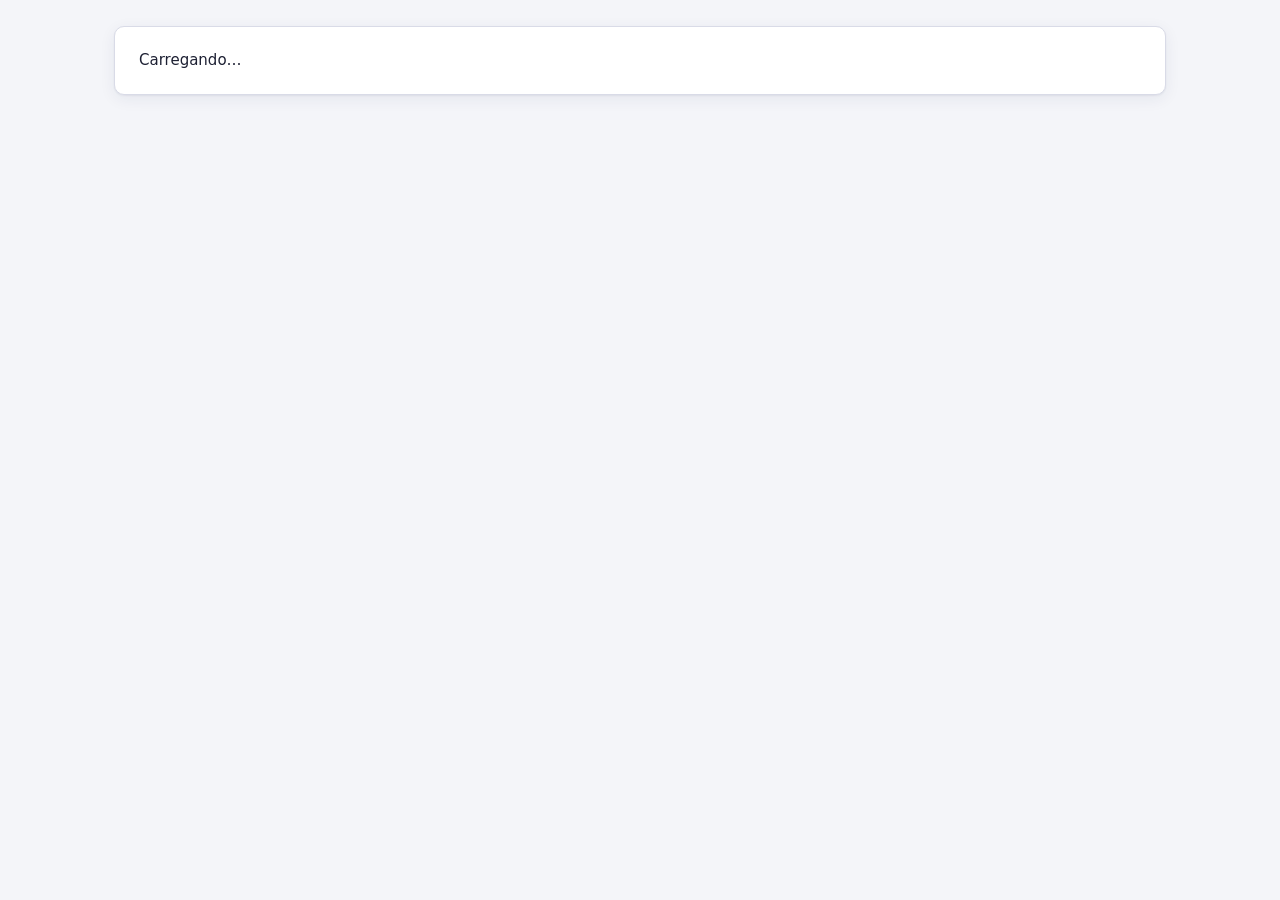
<file: prova-02/index.html>
<!DOCTYPE html>
<html lang="pt-BR">
<head>
  <meta charset="utf-8">
  <meta name="viewport" content="width=device-width, initial-scale=1">
  <title>Prova — Teoria dos Grafos e Matemática Discreta · CESUPA</title>
  <link rel="icon" href="img/cesupa_logo.png">
  <link rel="stylesheet" href="css/style.css">
</head>
<body>
  <div id="app"></div>
  <noscript>Ative o JavaScript para realizar a prova.</noscript>
  <script src="js/config.js"></script>
  <script type="module" src="js/prova.js"></script>
</body>
</html>
</file>
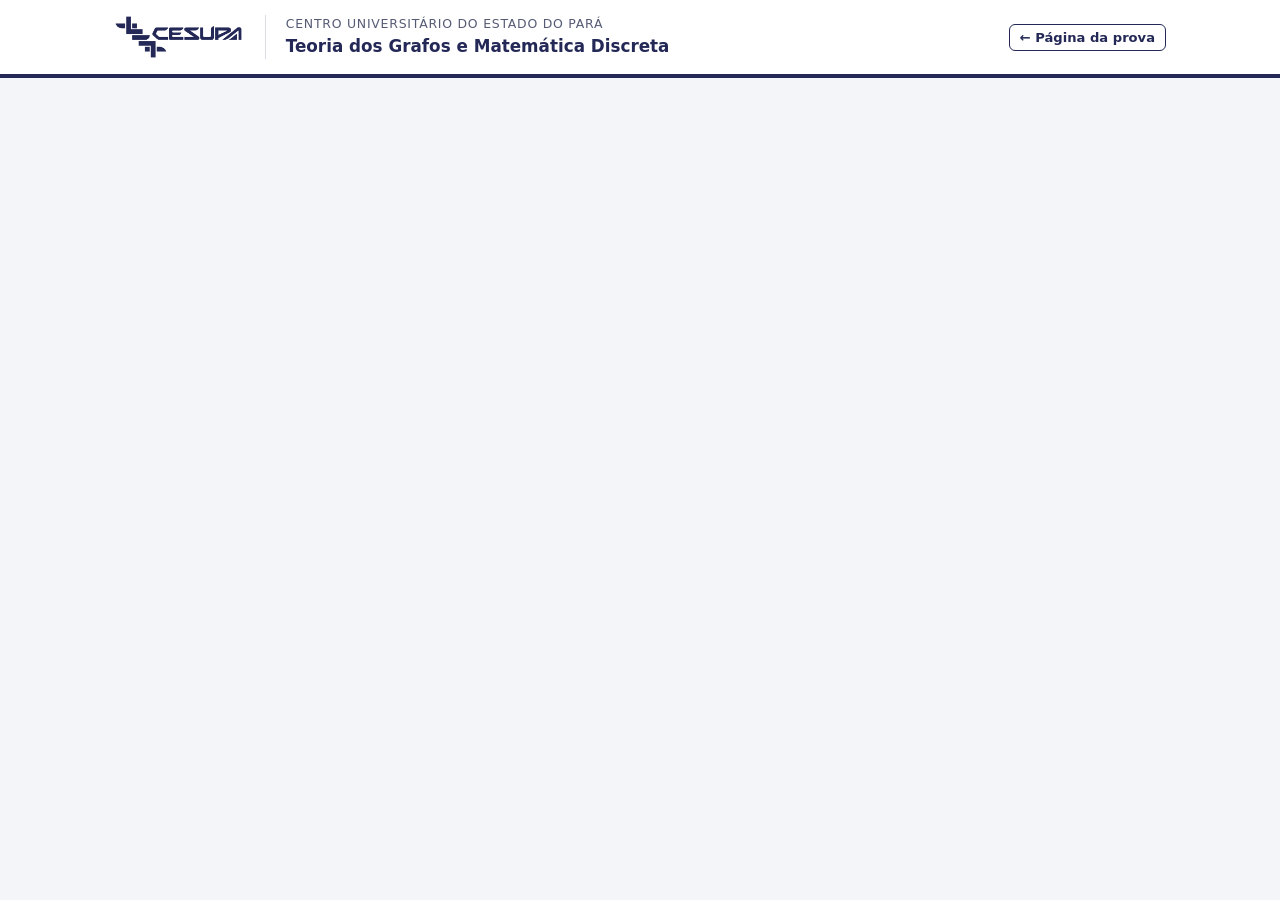
<file: prova-02/material.html>
<!DOCTYPE html>
<html lang="pt-BR">
<head>
  <meta charset="utf-8">
  <meta name="viewport" content="width=device-width, initial-scale=1">
  <title>Material de consulta — Teoria dos Grafos · CESUPA</title>
  <link rel="icon" href="img/cesupa_logo.png">
  <link rel="stylesheet" href="css/style.css">
</head>
<body>
  <div id="cab"></div>
  <div id="material"></div>
  <script src="js/config.js"></script>
  <script type="module">
    import { cabecalhoInstitucional, h } from './js/util.js';
    import { api } from './js/api.js';
    import { montarPainelMaterial } from './js/componentes/visualizador.js';
    let cfg = null;
    try { cfg = (await api('status')).config; } catch (e) { /* segue sem cabeçalho detalhado */ }
    document.getElementById('cab').append(cabecalhoInstitucional(cfg, h('a', { class: 'btn sec peq', href: 'index.html' }, '← Página da prova')));
    montarPainelMaterial(document.getElementById('material'));
  </script>
</body>
</html>
</file>
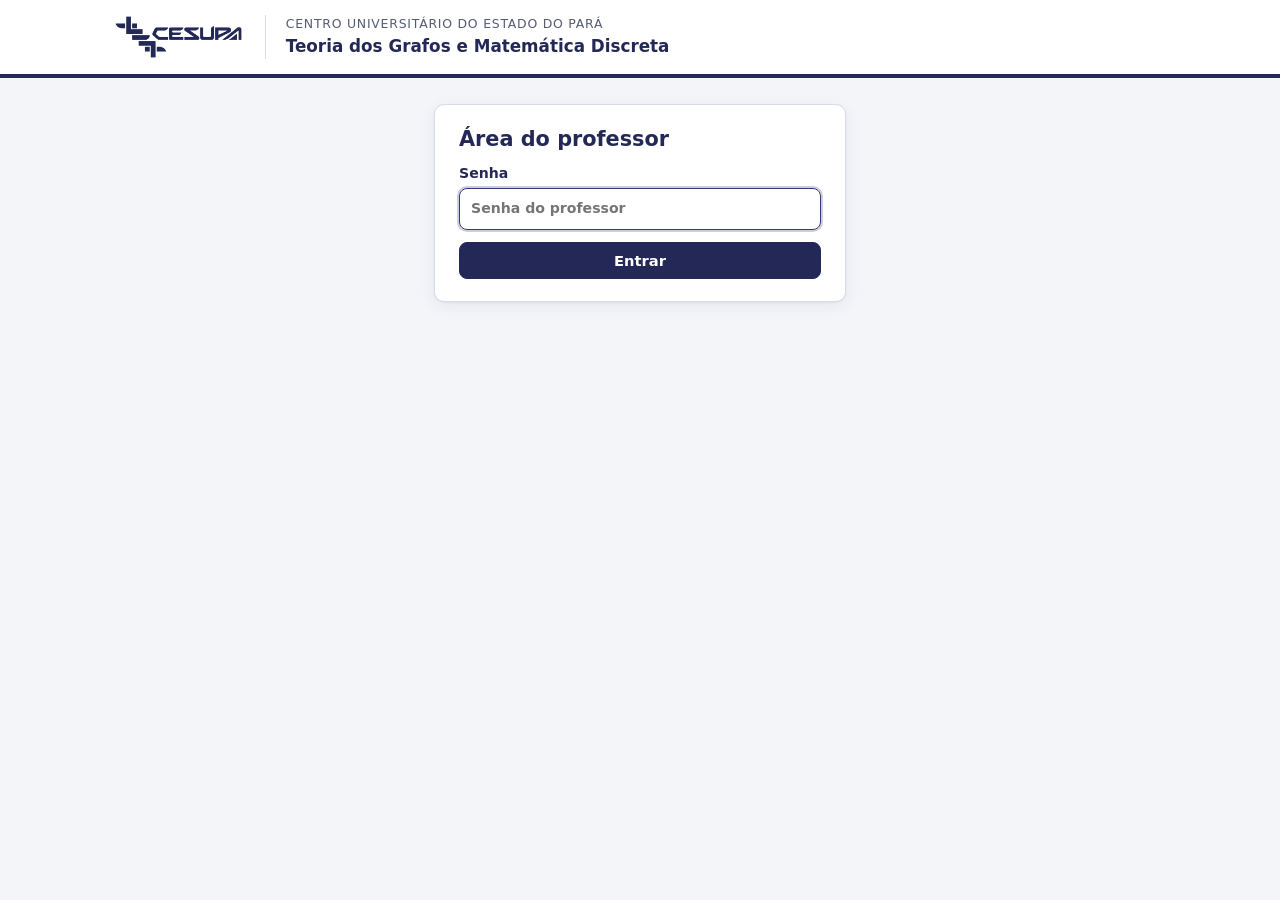
<file: prova-02/professor.html>
<!DOCTYPE html>
<html lang="pt-BR">
<head>
  <meta charset="utf-8">
  <meta name="viewport" content="width=device-width, initial-scale=1">
  <meta name="robots" content="noindex">
  <title>Painel do professor — Prova de Teoria dos Grafos · CESUPA</title>
  <link rel="icon" href="img/cesupa_logo.png">
  <link rel="stylesheet" href="css/style.css">
</head>
<body>
  <div id="app"></div>
  <script src="js/config.js"></script>
  <script type="module" src="js/professor.js"></script>
</body>
</html>
</file>
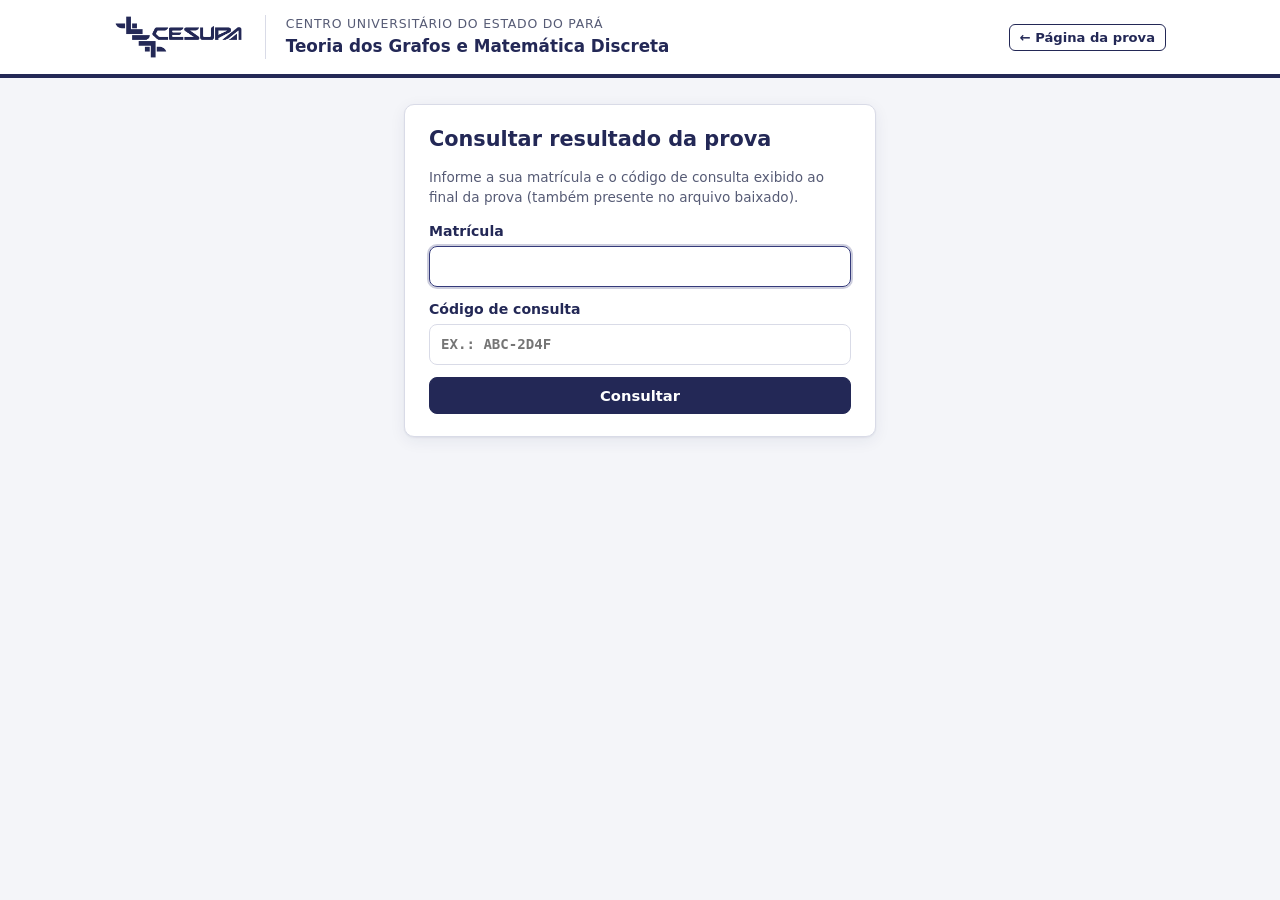
<file: prova-02/resultado.html>
<!DOCTYPE html>
<html lang="pt-BR">
<head>
  <meta charset="utf-8">
  <meta name="viewport" content="width=device-width, initial-scale=1">
  <title>Resultado da prova — Teoria dos Grafos · CESUPA</title>
  <link rel="icon" href="img/cesupa_logo.png">
  <link rel="stylesheet" href="css/style.css">
</head>
<body>
  <div id="app"></div>
  <script src="js/config.js"></script>
  <script type="module" src="js/resultado.js"></script>
</body>
</html>
</file>
<file: prova-02/css/style.css>
/* ============================================================
   Plataforma de Prova — CESUPA · Teoria dos Grafos e Mat. Discreta
   Identidade: azul institucional CESUPA (#232856)
   ============================================================ */
:root {
  --azul: #232856;
  --azul-2: #343a7a;
  --azul-claro: #e8eaf6;
  --azul-claro-2: #f3f4fb;
  --ambar: #d9892b;
  --ambar-claro: #fdf1e1;
  --verde: #1f8a5b;
  --verde-claro: #e3f4ec;
  --vermelho: #c0392b;
  --vermelho-claro: #fbe9e7;
  --texto: #1d2033;
  --texto-2: #565b75;
  --borda: #d9dbe7;
  --fundo: #f4f5f9;
  --branco: #fff;
  --raio: 10px;
  --sombra: 0 1px 2px rgba(35, 40, 86, .06), 0 4px 16px rgba(35, 40, 86, .07);
  --fonte: "Segoe UI", system-ui, -apple-system, Roboto, "Helvetica Neue", Arial, sans-serif;
  --mono: ui-monospace, "Cascadia Mono", "Consolas", "SFMono-Regular", Menlo, monospace;
}
* { box-sizing: border-box; }
html, body { margin: 0; padding: 0; }
body { font-family: var(--fonte); color: var(--texto); background: var(--fundo); font-size: 15px; line-height: 1.5; }
a { color: var(--azul-2); }
h1, h2, h3, h4 { color: var(--azul); line-height: 1.25; margin: 0 0 .5em; }
h1 { font-size: 1.6rem; } h2 { font-size: 1.3rem; } h3 { font-size: 1.1rem; }
code { font-family: var(--mono); background: var(--azul-claro-2); padding: 1px 5px; border-radius: 4px; font-size: .92em; }
.oculto { display: none !important; }
.mudo { color: var(--texto-2); }
.pequeno { font-size: .85rem; }
.centro { text-align: center; }
.linha-flex { display: flex; gap: 10px; align-items: center; flex-wrap: wrap; }
.espaco { flex: 1; }

/* ---------- Botões ---------- */
.btn { display: inline-flex; text-align: center; align-items: center; justify-content: center; gap: 6px; border: 1px solid var(--azul); background: var(--azul); color: #fff;
  font: 600 .92rem var(--fonte); padding: 9px 16px; border-radius: 8px; cursor: pointer; transition: background .15s, transform .05s; text-decoration: none; white-space: nowrap; }
.btn:hover { background: var(--azul-2); }
.btn:active { transform: translateY(1px); }
.btn:disabled { opacity: .45; cursor: not-allowed; }
.btn.sec { background: #fff; color: var(--azul); }
.btn.sec:hover { background: var(--azul-claro-2); }
.btn.perigo { background: var(--vermelho); border-color: var(--vermelho); }
.btn.sucesso { background: var(--verde); border-color: var(--verde); }
.btn.ambar { background: var(--ambar); border-color: var(--ambar); }
.btn.peq { padding: 5px 10px; font-size: .82rem; border-radius: 6px; }
.btn.grande { padding: 13px 26px; font-size: 1.02rem; }
.btn.fantasma { background: transparent; border-color: transparent; color: var(--azul); }
.btn.fantasma:hover { background: var(--azul-claro-2); }

/* ---------- Formulários ---------- */
label.campo { display: block; font-weight: 600; font-size: .88rem; color: var(--azul); margin-bottom: 12px; }
label.campo span.dica { font-weight: 400; color: var(--texto-2); }
input[type=text], input[type=password], input[type=number], input[type=datetime-local], select, textarea {
  width: 100%; font: inherit; color: var(--texto); padding: 9px 11px; border: 1px solid var(--borda); border-radius: 8px; background: #fff; margin-top: 4px; }
input:focus, select:focus, textarea:focus { outline: 2px solid rgba(52, 58, 122, .25); border-color: var(--azul-2); }
textarea { resize: vertical; min-height: 70px; }
input:disabled, textarea:disabled, select:disabled { background: #f0f1f5; color: var(--texto-2); }
.check { display: flex; gap: 8px; align-items: flex-start; font-size: .92rem; cursor: pointer; }
.check input { margin-top: 3px; }

/* ---------- Cabeçalho institucional ---------- */
.cabecalho { background: #fff; border-bottom: 4px solid var(--azul); }
.cabecalho .interno { max-width: 1100px; margin: 0 auto; padding: 14px 24px; display: flex; align-items: center; gap: 22px; }
.cabecalho img.logo { height: 46px; width: auto; }
.cabecalho .titulos { border-left: 1px solid var(--borda); padding-left: 20px; }
.cabecalho .titulos .inst { font-size: .78rem; letter-spacing: .06em; text-transform: uppercase; color: var(--texto-2); }
.cabecalho .titulos .disc { font-weight: 700; color: var(--azul); font-size: 1.05rem; }
.rodape { text-align: center; color: var(--texto-2); font-size: .8rem; padding: 26px 10px 40px; }

.pagina { max-width: 1100px; margin: 0 auto; padding: 26px 24px; }
.cartao { background: #fff; border: 1px solid var(--borda); border-radius: var(--raio); box-shadow: var(--sombra); padding: 22px 24px; margin-bottom: 18px; }
.cartao h2 { margin-top: 0; }
.grade-2 { display: grid; grid-template-columns: 1.15fr .85fr; gap: 18px; }
@media (max-width: 860px) { .grade-2 { grid-template-columns: 1fr; } }

.faixa-estado { border-radius: 8px; padding: 12px 14px; font-weight: 600; display: flex; gap: 10px; align-items: center; margin-bottom: 14px; }
.faixa-estado.aberta { background: var(--verde-claro); color: var(--verde); }
.faixa-estado.antes { background: var(--ambar-claro); color: #8a5310; }
.faixa-estado.encerrada, .faixa-estado.erro { background: var(--vermelho-claro); color: var(--vermelho); }
.faixa-estado.info { background: var(--azul-claro); color: var(--azul); }
.contagem { font-family: var(--mono); font-size: 1.05rem; }

ul.regras { padding-left: 0; list-style: none; margin: 0; }
ul.regras li { padding: 8px 0 8px 30px; position: relative; border-bottom: 1px dashed var(--borda); }
ul.regras li:last-child { border-bottom: 0; }
ul.regras li::before { content: attr(data-i); position: absolute; left: 0; top: 8px; width: 21px; height: 21px; border-radius: 50%; background: var(--azul); color: #fff; font-size: .72rem; font-weight: 700; display: grid; place-items: center; }
.integrante { border: 1px solid var(--borda); border-radius: 8px; padding: 12px 14px 2px; margin-bottom: 12px; background: var(--azul-claro-2); }
.integrante h4 { margin: 0 0 6px; font-size: .9rem; }
.duas-col { display: grid; grid-template-columns: 1.6fr 1fr; gap: 10px; }

/* ---------- Toasts e modais ---------- */
#toasts { position: fixed; z-index: 9999; right: 18px; bottom: 18px; display: flex; flex-direction: column; gap: 8px; max-width: 380px; }
.toast { background: var(--azul); color: #fff; padding: 11px 16px; border-radius: 8px; box-shadow: 0 6px 24px rgba(0,0,0,.2); font-size: .9rem; animation: entra .2s ease-out; }
.toast.aviso { background: var(--ambar); }
.toast.erro { background: var(--vermelho); }
.toast.ok { background: var(--verde); }
@keyframes entra { from { transform: translateY(8px); opacity: 0; } to { transform: none; opacity: 1; } }
.modal-fundo { position: fixed; inset: 0; background: rgba(20, 23, 52, .55); z-index: 9000; display: grid; place-items: center; padding: 20px; }
.modal { background: #fff; border-radius: 12px; max-width: 560px; width: 100%; padding: 24px; box-shadow: 0 20px 60px rgba(0,0,0,.3); max-height: 90vh; overflow: auto; }
.modal h3 { margin-top: 0; }
.modal .acoes { display: flex; justify-content: flex-end; gap: 10px; margin-top: 20px; }

/* ---------- Layout da prova ---------- */
body.em-prova { background: #eef0f6; user-select: none; -webkit-user-select: none; }
body.em-prova input, body.em-prova textarea { user-select: text; -webkit-user-select: text; }
.barra-prova { position: sticky; top: 0; z-index: 50; background: var(--azul); color: #fff; display: flex; align-items: center; gap: 16px; padding: 8px 18px; box-shadow: 0 2px 10px rgba(0,0,0,.15); }
.barra-prova .logo-branco { height: 30px; background: #fff; border-radius: 6px; padding: 3px 8px; }
.barra-prova .dupla { font-size: .82rem; line-height: 1.25; opacity: .95; }
.barra-prova .dupla b { font-size: .9rem; }
.relogio { font-family: var(--mono); font-size: 1.45rem; font-weight: 700; padding: 4px 14px; border-radius: 8px; background: rgba(255,255,255,.1); letter-spacing: .04em; }
.relogio.alerta { background: var(--ambar); }
.relogio.critico { background: var(--vermelho); animation: pulsa 1s infinite; }
@keyframes pulsa { 50% { opacity: .7; } }
.status-salvo { font-size: .78rem; opacity: .9; min-width: 150px; }
.ocorrencias { font-size: .78rem; background: rgba(255,255,255,.12); padding: 4px 10px; border-radius: 20px; }
.ocorrencias.tem { background: var(--vermelho); }
.barra-prova .btn.sec { background: transparent; color: #fff; border-color: rgba(255,255,255,.5); }
.barra-prova .btn.sec:hover { background: rgba(255,255,255,.12); }

.corpo-prova { display: grid; grid-template-columns: 250px 1fr; gap: 0; min-height: calc(100vh - 56px); }
.corpo-prova.com-material { grid-template-columns: 250px 1fr minmax(380px, 44vw); }
.navegacao { background: #fff; border-right: 1px solid var(--borda); padding: 16px; overflow-y: auto; max-height: calc(100vh - 56px); position: sticky; top: 56px; }
.navegacao h4 { font-size: .75rem; text-transform: uppercase; letter-spacing: .07em; color: var(--texto-2); margin: 6px 0 8px; }
.grade-obj { display: grid; grid-template-columns: repeat(5, 1fr); gap: 6px; margin-bottom: 18px; }
.nav-item { border: 1px solid var(--borda); background: #fff; border-radius: 7px; cursor: pointer; font: 600 .86rem var(--fonte); color: var(--texto); padding: 7px 0; position: relative; }
.nav-item.respondida { background: var(--azul-claro); border-color: #b9bfe6; color: var(--azul); }
.nav-item.parcial { background: var(--ambar-claro); border-color: #efcf9f; }
.nav-item.atual { outline: 2px solid var(--azul); outline-offset: 1px; }
.nav-disc { display: block; width: 100%; text-align: left; padding: 8px 10px; margin-bottom: 6px; font-weight: 500; font-size: .84rem; }
.nav-disc b { color: var(--azul); }
.nav-disc .barra { height: 4px; background: var(--azul-claro-2); border-radius: 2px; margin-top: 5px; overflow: hidden; }
.nav-disc .barra i { display: block; height: 100%; background: var(--azul-2); }
.legenda-nav { font-size: .75rem; color: var(--texto-2); display: grid; gap: 4px; margin-top: 12px; }
.legenda-nav span::before { content: ''; display: inline-block; width: 10px; height: 10px; border-radius: 3px; margin-right: 6px; vertical-align: -1px; border: 1px solid var(--borda); }
.legenda-nav .l-resp::before { background: var(--azul-claro); }
.legenda-nav .l-parc::before { background: var(--ambar-claro); }

.area-questao { padding: 22px 28px 60px; overflow-y: auto; max-height: calc(100vh - 56px); }
.questao { background: #fff; border: 1px solid var(--borda); border-radius: var(--raio); box-shadow: var(--sombra); padding: 24px 28px; max-width: 1000px; margin: 0 auto; }
.questao-cab { display: flex; align-items: baseline; gap: 12px; border-bottom: 1px solid var(--borda); padding-bottom: 12px; margin-bottom: 16px; }
.questao-cab .num { background: var(--azul); color: #fff; font-weight: 700; border-radius: 7px; padding: 3px 10px; font-size: .9rem; }
.questao-cab .tit { font-weight: 700; color: var(--azul); font-size: 1.05rem; }
.questao-cab .valor { margin-left: auto; font-size: .85rem; color: var(--texto-2); white-space: nowrap; }
.enunciado { font-size: 1rem; }
.enunciado ol { padding-left: 22px; }
.enunciado li { margin-bottom: 4px; }
.enunciado .destaque { color: var(--azul); background: var(--azul-claro); padding: 1px 8px; border-radius: 5px; }
.sequencia-destaque { font-family: var(--mono); font-size: 1.2rem; font-weight: 700; color: var(--azul); background: var(--azul-claro-2); border: 1px dashed #b9bfe6; border-radius: 8px; padding: 10px 14px; letter-spacing: .03em; }
.dica { font-size: .88rem; color: var(--texto-2); font-style: italic; }
.figura { margin: 14px 0; display: flex; justify-content: center; }
.figura svg { max-width: 100%; height: auto; }

.alternativas { display: grid; gap: 10px; margin-top: 16px; }
.alternativa { display: flex; gap: 12px; align-items: center; border: 1.5px solid var(--borda); border-radius: 9px; padding: 11px 14px; cursor: pointer; background: #fff; transition: border-color .12s, background .12s; }
.alternativa:hover { border-color: #aab0dc; background: var(--azul-claro-2); }
.alternativa.marcada { border-color: var(--azul); background: var(--azul-claro); }
.alternativa .letra { flex: none; width: 28px; height: 28px; border-radius: 50%; border: 1.5px solid var(--azul); color: var(--azul); font-weight: 700; display: grid; place-items: center; font-size: .88rem; }
.alternativa.marcada .letra { background: var(--azul); color: #fff; }
.alternativa input { display: none; }
.alternativa.correta { border-color: var(--verde); background: var(--verde-claro); }
.alternativa.errada { border-color: var(--vermelho); background: var(--vermelho-claro); }

.item { margin-top: 22px; padding-top: 16px; border-top: 1px dashed var(--borda); }
.item > .rotulo { font-weight: 600; color: var(--azul); margin-bottom: 8px; }
.item.bloqueado > .rotulo::after { content: ' 🔒 bloqueado'; font-size: .78rem; color: var(--texto-2); font-weight: 500; }
.aviso-box { border-radius: 8px; padding: 12px 14px; background: var(--azul-claro-2); border: 1px solid #cdd1ee; font-size: .92rem; }
.aviso-box.ambar { background: var(--ambar-claro); border-color: #efcf9f; }
.aviso-box.verde { background: var(--verde-claro); border-color: #a9dcc3; }
.aviso-box.vermelho { background: var(--vermelho-claro); border-color: #efb8b1; }
.nav-rodape { display: flex; justify-content: space-between; max-width: 1000px; margin: 16px auto 0; }

/* Sobreposições da prova */
.sobreposicao { position: fixed; inset: 0; z-index: 8000; background: rgba(20, 23, 52, .94); color: #fff; display: grid; place-items: center; text-align: center; padding: 30px; }
.sobreposicao h2 { color: #fff; font-size: 1.6rem; }
.sobreposicao p { max-width: 560px; margin: 8px auto 20px; opacity: .92; }
.sobreposicao .btn { background: #fff; color: var(--azul); border-color: #fff; }
.final { max-width: 640px; margin: 50px auto; text-align: center; }
.codigo-grande { font-family: var(--mono); font-size: 2.2rem; font-weight: 800; letter-spacing: .12em; color: var(--azul); background: var(--azul-claro); border: 2px dashed var(--azul-2); border-radius: 12px; padding: 14px 20px; display: inline-block; margin: 10px 0 18px; user-select: all; }

/* Painel de material */
.painel-material { background: #fff; border-left: 1px solid var(--borda); display: flex; flex-direction: column; max-height: calc(100vh - 56px); position: sticky; top: 56px; }
.painel-material .topo { display: flex; gap: 8px; align-items: center; padding: 10px; border-bottom: 1px solid var(--borda); }
.painel-material .topo select { margin: 0; }

/* ---------- Visualizador de PDF ---------- */
.pdf-viewer { display: flex; flex-direction: column; height: 100%; min-height: 0; flex: 1; }
.pdf-ferramentas { display: flex; gap: 6px; align-items: center; padding: 6px 10px; border-bottom: 1px solid var(--borda); background: var(--azul-claro-2); font-size: .85rem; flex-wrap: wrap; }
.pdf-ferramentas input { width: 56px; margin: 0; padding: 4px 6px; text-align: center; }
.pdf-paginas { flex: 1; overflow: auto; background: #5d6078; padding: 14px; min-height: 0; }
.pdf-paginas canvas { display: block; margin: 0 auto 14px; background: #fff; box-shadow: 0 2px 10px rgba(0,0,0,.35); max-width: none; }
.pdf-paginas .marcador-pagina { display: block; margin: 0 auto 14px; background: #fff; opacity: .5; }
.pdf-vazio { color: #fff; text-align: center; padding: 60px 20px; opacity: .85; }
.material-layout { display: grid; grid-template-columns: 280px 1fr; height: calc(100vh - 78px); }
.material-lista { background: #fff; border-right: 1px solid var(--borda); overflow-y: auto; padding: 14px; }
.material-lista button { display: block; width: 100%; text-align: left; border: 1px solid var(--borda); background: #fff; border-radius: 8px; padding: 10px 12px; margin-bottom: 8px; cursor: pointer; font: 500 .88rem var(--fonte); color: var(--texto); }
.material-lista button.ativo { border-color: var(--azul); background: var(--azul-claro); color: var(--azul); }
@media (max-width: 760px) { .material-layout { grid-template-columns: 1fr; height: auto; } .pdf-paginas { height: 75vh; } }

/* ---------- Editor de grafos ---------- */
.editor-grafo { border: 1px solid var(--borda); border-radius: 9px; overflow: hidden; background: #fff; }
.editor-grafo:focus { outline: 2px solid rgba(52, 58, 122, .25); }
.eg-barra { display: flex; gap: 8px; align-items: center; padding: 8px 10px; background: var(--azul-claro-2); border-bottom: 1px solid var(--borda); flex-wrap: wrap; font-size: .84rem; }
.eg-barra .contador { font-weight: 600; color: var(--azul); }
.eg-barra .contador.fora { color: var(--vermelho); }
.eg-ajuda { font-size: .78rem; color: var(--texto-2); padding: 6px 10px; border-top: 1px solid var(--borda); background: #fafbfe; }
.eg-svg { display: block; width: 100%; height: auto; max-height: 58vh; touch-action: none; cursor: crosshair; background-image: radial-gradient(#e3e5f0 1px, transparent 1px); background-size: 20px 20px; }
.eg-svg.leitura { cursor: default; }
.eg-svg .vert { cursor: grab; }
.eg-svg .vert circle { fill: #fff; stroke: var(--azul); stroke-width: 2.2; }
.eg-svg .vert.sel circle { fill: var(--ambar-claro); stroke: var(--ambar); stroke-width: 3; }
.eg-svg .vert text.id { font: 700 13px var(--fonte); fill: var(--azul); text-anchor: middle; dominant-baseline: central; pointer-events: none; }
.eg-svg .vert text.nome { font: 600 11.5px var(--fonte); fill: var(--texto); text-anchor: middle; pointer-events: none; paint-order: stroke; stroke: #fff; stroke-width: 4px; }
.eg-svg .ares path.linha { stroke: #4a4f7c; stroke-width: 2; fill: none; }
.eg-svg .ares path.hit { stroke: transparent; stroke-width: 14; fill: none; cursor: pointer; }
.eg-svg .ares.sel path.linha { stroke: var(--ambar); stroke-width: 3.5; }
.eg-svg .ares.marcada path.linha { stroke: var(--verde); stroke-width: 5; }
.eg-svg .ares text { font: 600 10.5px var(--fonte); fill: #6b7095; text-anchor: middle; dominant-baseline: central; pointer-events: none; paint-order: stroke; stroke: #fff; stroke-width: 3px; }
.eg-svg .ares text.peso { font-size: 13px; fill: var(--azul); font-weight: 700; stroke-width: 5px; }
.eg-renomear { position: absolute; z-index: 5; width: 160px; font-size: .9rem; padding: 4px 8px; }

/* ---------- Matriz ---------- */
.matriz-wrap { overflow-x: auto; }
table.matriz { border-collapse: separate; border-spacing: 3px; font-family: var(--mono); font-size: .9rem; }
table.matriz th { font-family: var(--fonte); font-weight: 700; color: var(--azul); font-size: .82rem; padding: 2px 6px; text-align: center; }
table.matriz th.lin { text-align: right; white-space: nowrap; }
table.matriz th.lin small { display: block; font-weight: 400; color: var(--texto-2); font-size: .7rem; max-width: 110px; overflow: hidden; text-overflow: ellipsis; }
table.matriz td { width: 38px; height: 34px; text-align: center; border-radius: 6px; background: var(--azul-claro-2); border: 1px solid #e0e3f2; }
table.matriz td.v1 { background: var(--azul-claro); border-color: #b9bfe6; color: var(--azul); font-weight: 700; }
table.matriz td.vneg { background: var(--ambar-claro); border-color: #efcf9f; color: #8a5310; font-weight: 700; }
table.matriz.editavel td { cursor: pointer; }
table.matriz.editavel td:hover { outline: 2px solid var(--azul-2); }
table.matriz td:focus { outline: 2px solid var(--ambar); }
table.matriz td.dif { box-shadow: inset 0 0 0 2px var(--vermelho); }

/* ---------- Sequência arrastável ---------- */
.seq { display: grid; gap: 8px; }
.seq-zona { min-height: 54px; border: 2px dashed #c5c9e4; border-radius: 9px; padding: 8px; display: flex; flex-wrap: wrap; gap: 8px; align-items: center; background: var(--azul-claro-2); }
.seq-zona.alvo { border-color: var(--azul-2); background: var(--azul-claro); }
.seq-zona.bandeja { background: #fff; border-style: solid; border-color: var(--borda); }
.seq-zona .vazio { color: var(--texto-2); font-size: .85rem; padding: 0 6px; }
.chip { display: inline-flex; align-items: center; gap: 6px; border: 1.5px solid var(--azul); color: var(--azul); background: #fff; border-radius: 20px; padding: 5px 12px; font: 700 .9rem var(--mono); cursor: grab; user-select: none; }
.chip.na-seq { background: var(--azul); color: #fff; }
.chip .ord { font: 600 .7rem var(--fonte); opacity: .75; }
.chip.arrastando { opacity: .4; }
.chip.escolhido { box-shadow: 0 0 0 3px var(--ambar); }
.marcador-insercao { width: 3px; align-self: stretch; background: var(--ambar); border-radius: 2px; }
.seq-rotulo { font-size: .78rem; color: var(--texto-2); font-weight: 600; text-transform: uppercase; letter-spacing: .05em; }

/* ---------- Montador de ABB ---------- */
.abb { border: 1px solid var(--borda); border-radius: 9px; background: #fff; }
.abb-barra { display: flex; gap: 8px; flex-wrap: wrap; align-items: center; padding: 8px 10px; background: var(--azul-claro-2); border-bottom: 1px solid var(--borda); min-height: 52px; }
.abb-area { position: relative; overflow-x: auto; overflow-y: hidden; padding: 16px 10px; }
.abb-tela { position: relative; margin: 0 auto; }
.abb-tela svg { position: absolute; left: 0; top: 0; pointer-events: none; }
.abb-no, .abb-vaga { position: absolute; width: 40px; height: 40px; margin: -20px 0 0 -20px; border-radius: 50%; display: grid; place-items: center; font: 700 .92rem var(--mono); }
.abb-no { background: #fff; border: 2.2px solid var(--azul); color: var(--azul); cursor: grab; }
.abb-no .x { position: absolute; right: -7px; top: -7px; width: 17px; height: 17px; border-radius: 50%; background: var(--vermelho); color: #fff; font: 700 11px/17px var(--fonte); text-align: center; cursor: pointer; display: none; }
.abb-no:hover .x { display: block; }
.abb-vaga { border: 2px dashed #b7bbd8; color: #b7bbd8; font-size: 1.1rem; background: #fafbff; }
.abb-vaga.buraco { border-color: var(--vermelho); color: var(--vermelho); background: var(--vermelho-claro); }
.abb-vaga.alvo { border-color: var(--ambar); background: var(--ambar-claro); }
.abb.leitura .abb-no { cursor: default; }
.abb-ajuda { font-size: .78rem; color: var(--texto-2); padding: 6px 10px; border-top: 1px solid var(--borda); background: #fafbfe; }

/* ---------- Tabela de entrada ---------- */
table.entrada { border-collapse: collapse; }
table.entrada th, table.entrada td { border: 1px solid var(--borda); padding: 4px 6px; }
table.entrada th { background: var(--azul-claro-2); color: var(--azul); font-size: .82rem; }
table.entrada td input, table.entrada td select { margin: 0; padding: 5px 7px; min-width: 90px; }
table.entrada td input[type=number] { width: 90px; }

/* ---------- Tabelas gerais (professor) ---------- */
table.dados { width: 100%; border-collapse: collapse; font-size: .88rem; background: #fff; }
table.dados th { text-align: left; background: var(--azul); color: #fff; padding: 8px 10px; font-weight: 600; font-size: .8rem; position: sticky; top: 0; }
table.dados td { border-bottom: 1px solid var(--borda); padding: 8px 10px; vertical-align: top; }
table.dados tr:hover td { background: var(--azul-claro-2); }
.selo { display: inline-block; padding: 2px 9px; border-radius: 12px; font-size: .75rem; font-weight: 700; white-space: nowrap; }
.selo.andamento { background: var(--azul-claro); color: var(--azul); }
.selo.entregue { background: var(--verde-claro); color: var(--verde); }
.selo.expirada { background: var(--ambar-claro); color: #8a5310; }
.selo.vermelho { background: var(--vermelho-claro); color: var(--vermelho); }
.selo.cinza { background: #eceef4; color: var(--texto-2); }
.abas { display: flex; gap: 4px; border-bottom: 2px solid var(--borda); margin-bottom: 18px; flex-wrap: wrap; }
.abas button { border: 0; background: transparent; padding: 10px 16px; font: 600 .92rem var(--fonte); color: var(--texto-2); cursor: pointer; border-bottom: 3px solid transparent; margin-bottom: -2px; }
.abas button.ativa { color: var(--azul); border-bottom-color: var(--azul); }
.kpis { display: grid; grid-template-columns: repeat(auto-fit, minmax(150px, 1fr)); gap: 12px; margin-bottom: 16px; }
.kpi { background: #fff; border: 1px solid var(--borda); border-radius: 10px; padding: 12px 16px; }
.kpi b { display: block; font-size: 1.6rem; color: var(--azul); }
.kpi span { font-size: .8rem; color: var(--texto-2); }
.correcao-layout { display: grid; grid-template-columns: 290px 1fr; gap: 18px; align-items: start; }
.lista-correcao { background: #fff; border: 1px solid var(--borda); border-radius: 10px; max-height: 78vh; overflow-y: auto; position: sticky; top: 10px; }
.lista-correcao button { display: block; width: 100%; text-align: left; border: 0; border-bottom: 1px solid var(--borda); background: #fff; padding: 10px 12px; cursor: pointer; font: .86rem var(--fonte); }
.lista-correcao button.ativo { background: var(--azul-claro); }
.lista-correcao button small { color: var(--texto-2); display: block; }
table.verif { width: 100%; border-collapse: collapse; font-size: .84rem; margin: 8px 0; }
table.verif td, table.verif th { border: 1px solid var(--borda); padding: 5px 8px; vertical-align: top; text-align: left; }
table.verif th { background: var(--azul-claro-2); color: var(--azul); }
table.verif td.ok { color: var(--verde); font-weight: 700; text-align: center; }
table.verif td.nok { color: var(--vermelho); font-weight: 700; text-align: center; }
table.verif td pre { margin: 0; font-size: .78rem; white-space: pre-wrap; }
.bloco-nota { display: grid; grid-template-columns: 250px 1fr; gap: 12px; align-items: start; background: var(--azul-claro-2); border: 1px solid #cdd1ee; border-radius: 9px; padding: 12px; margin-top: 10px; }
.resposta-lida { background: #fbfbfe; border: 1px solid var(--borda); border-radius: 8px; padding: 10px 12px; white-space: pre-wrap; }
details.colapso > summary { cursor: pointer; font-weight: 600; color: var(--azul); margin: 6px 0; }
.linha-tempo { font-size: .84rem; max-height: 260px; overflow: auto; }
.linha-tempo div { padding: 4px 0; border-bottom: 1px dashed var(--borda); }

/* ---------- Impressão: a prova não deve ser impressa ---------- */
@media print { body.em-prova * { display: none !important; } }
table.matriz th small.nome-col { display: block; font-weight: 400; color: var(--texto-2); font-size: .66rem; max-width: 60px; overflow: hidden; text-overflow: ellipsis; white-space: nowrap; margin: 0 auto; }
.grade-obj.n4 { grid-template-columns: repeat(4, 1fr); }
</file>
